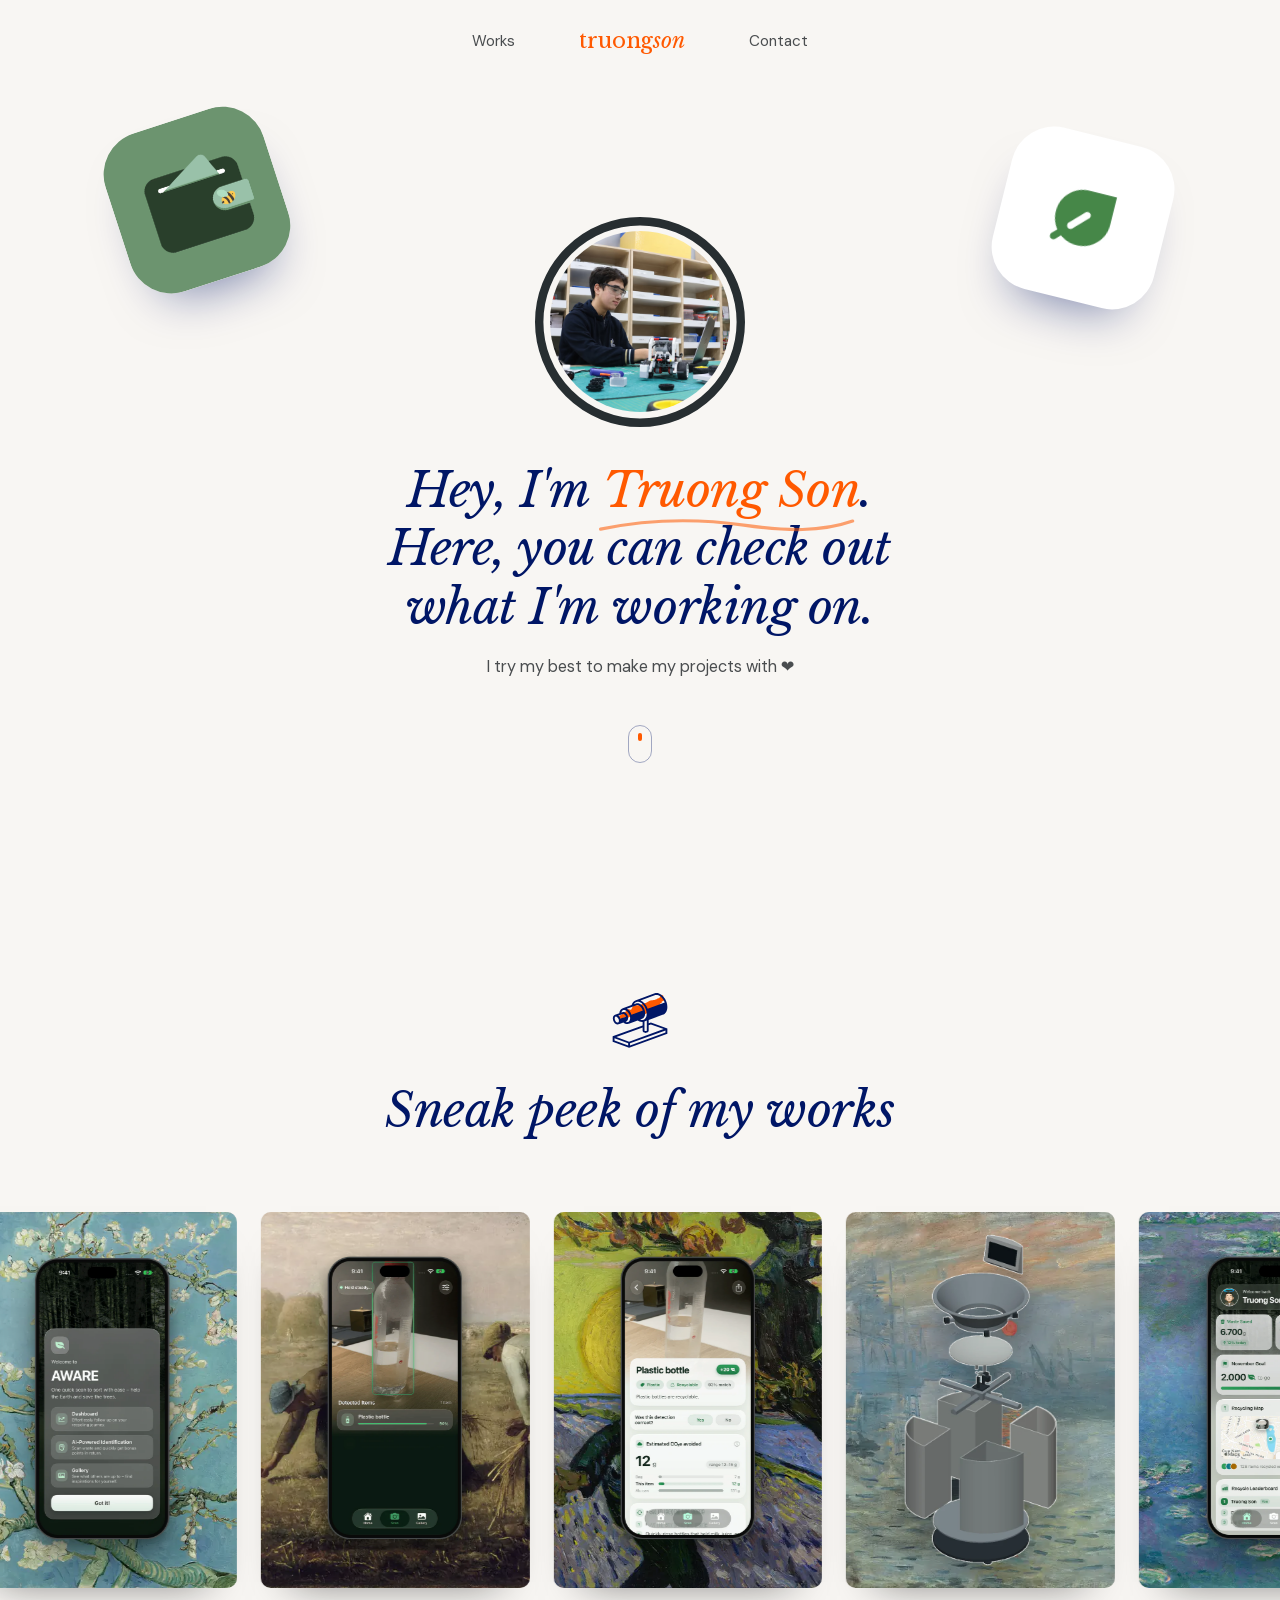
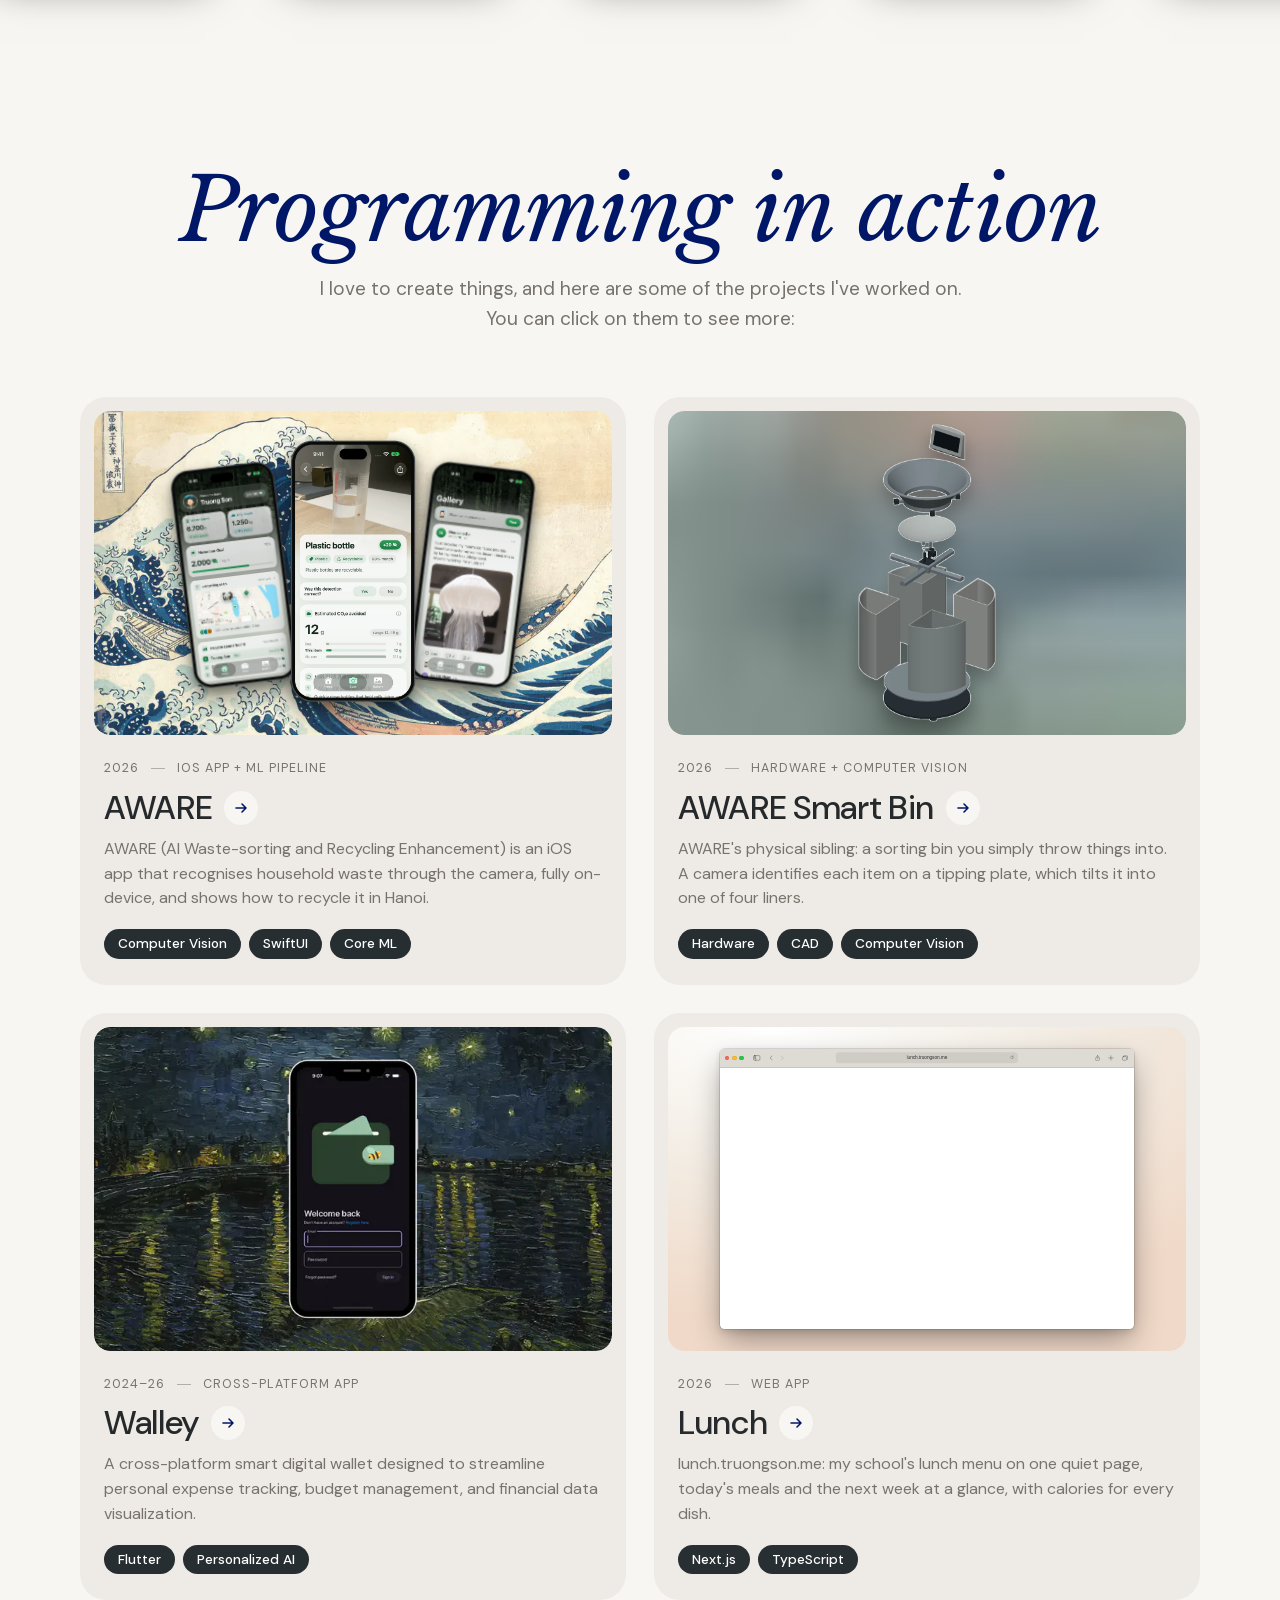
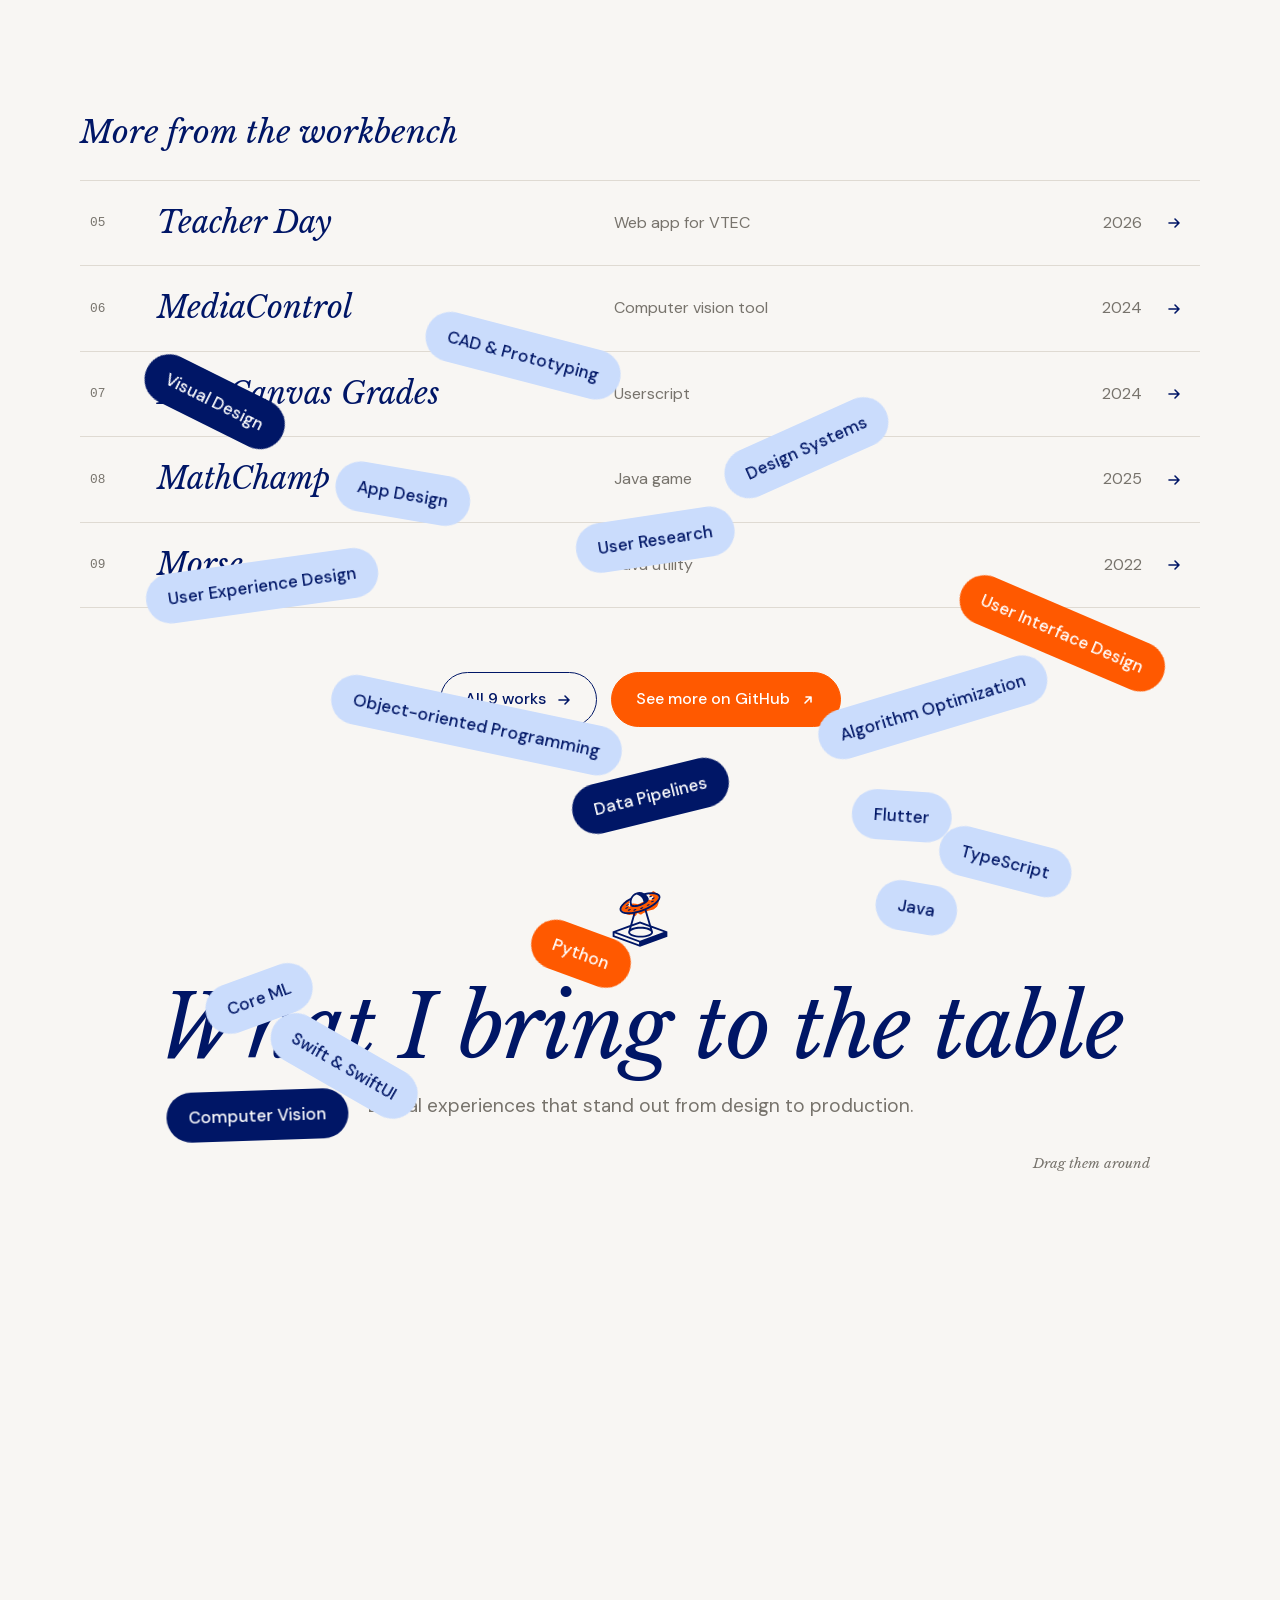
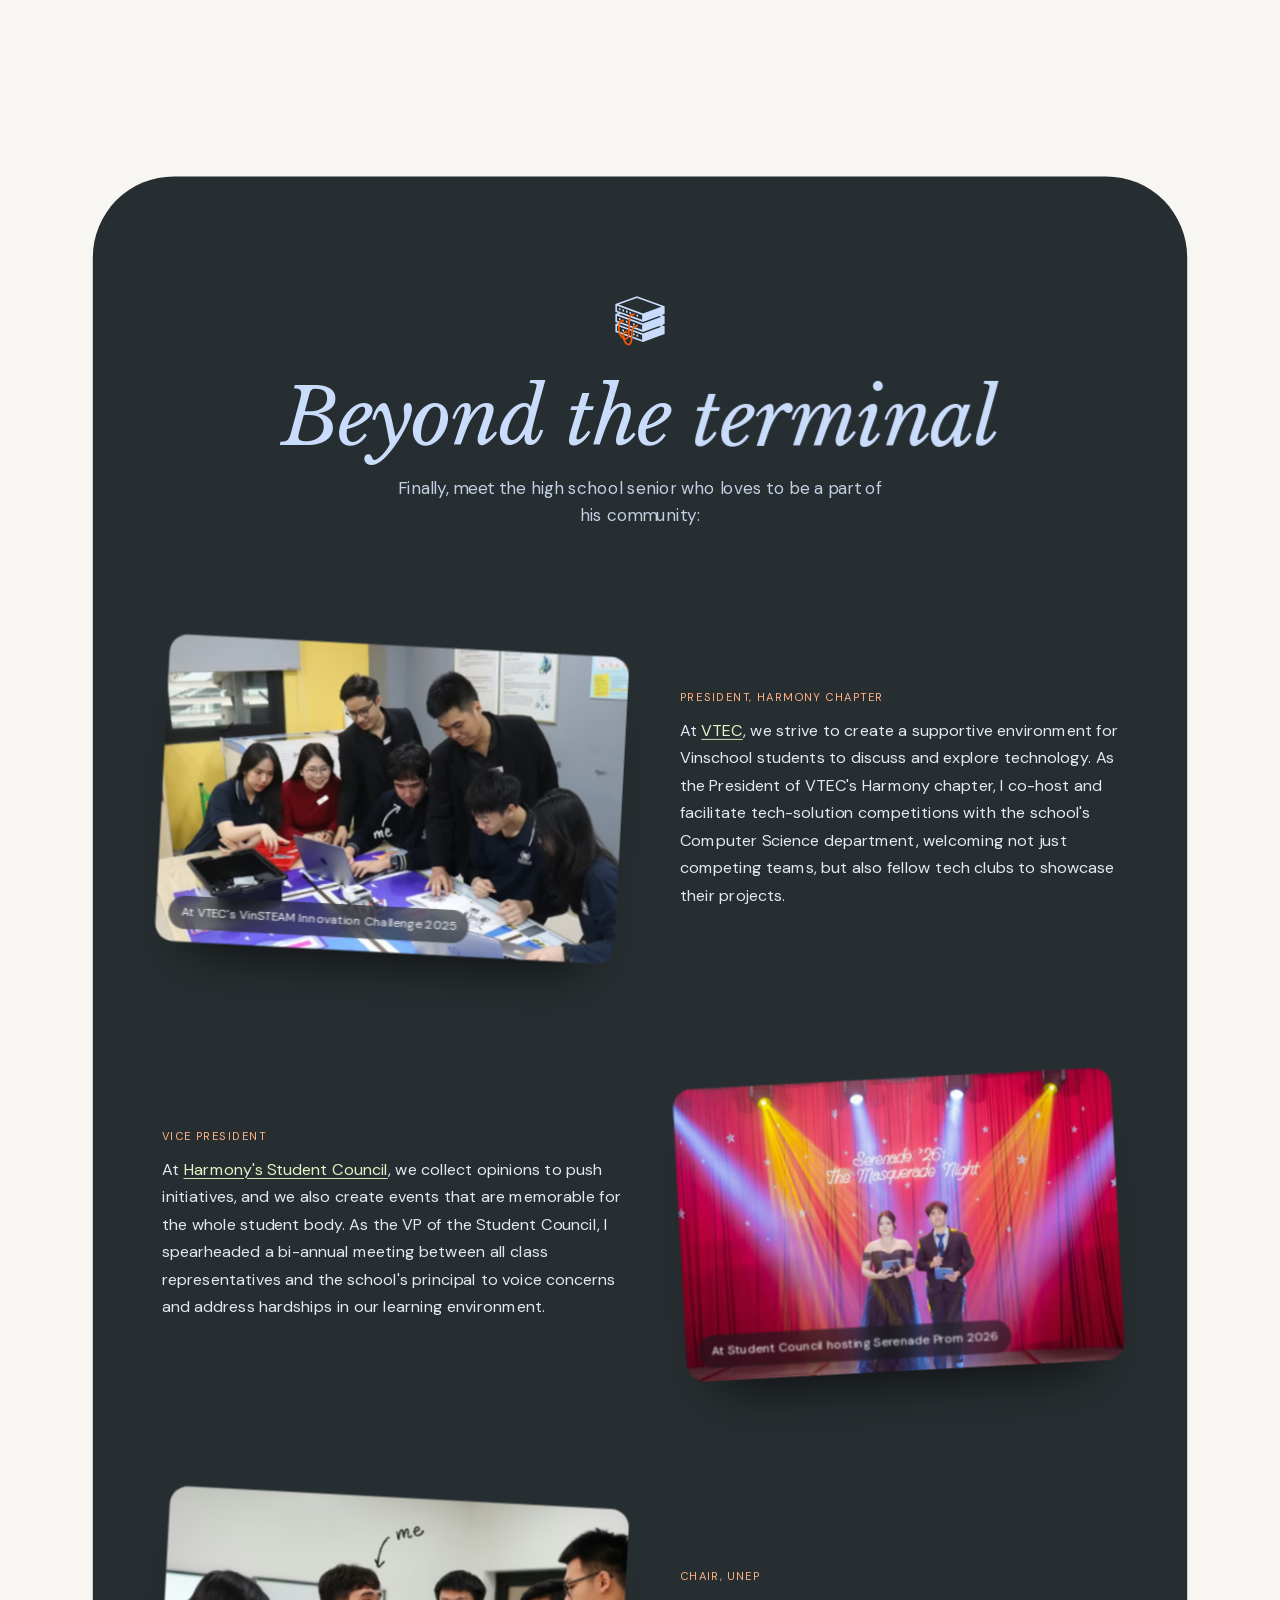
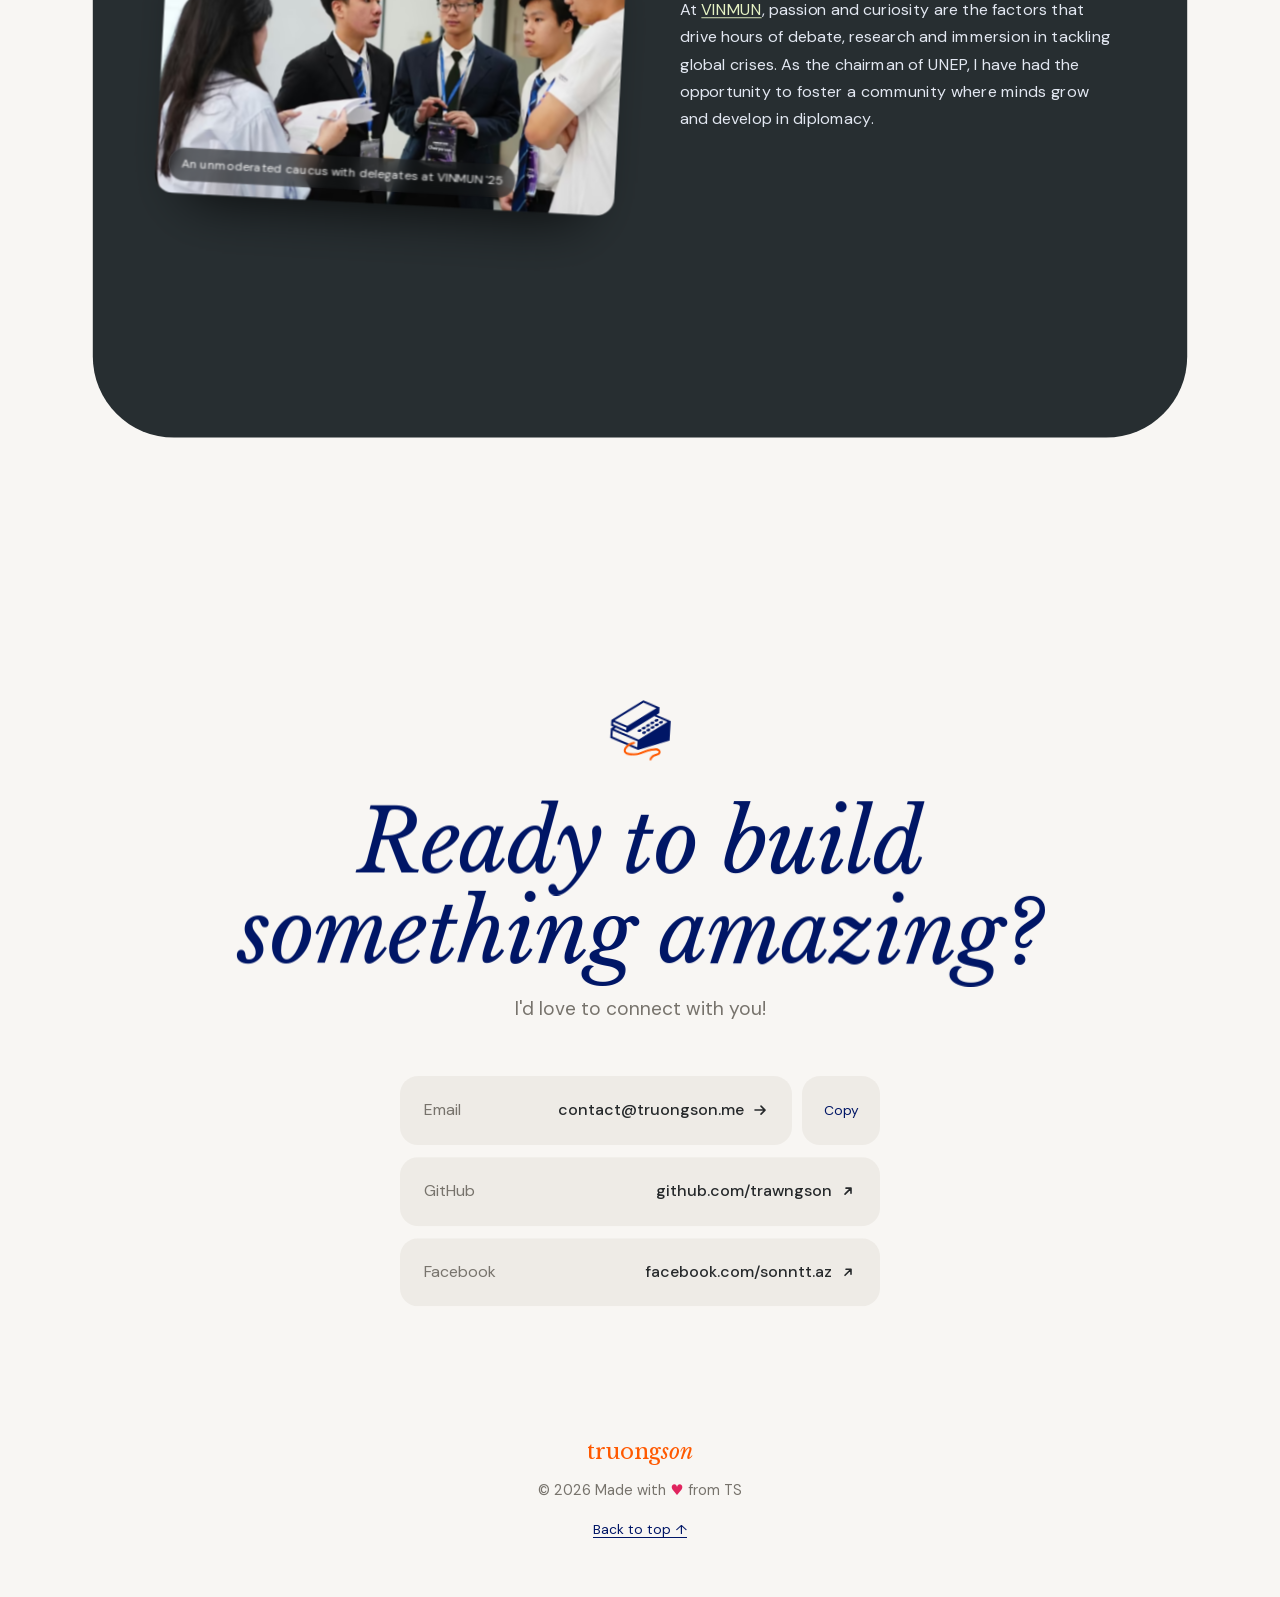
<file: index.html>
<!doctype html>
<html lang="en">
<head>
<meta charset="utf-8">
<meta name="viewport" content="width=device-width, initial-scale=1">
<title>Nguyen Truong Son | Portfolio</title>
<meta name="description" content="Nguyen Truong Son is a high school senior in Hanoi building computer vision apps, research pipelines and small tools. Projects include AWARE, an on-device AI recycling app.">
<link rel="canonical" href="https://truongson.me/">
<meta property="og:type" content="website">
<meta property="og:site_name" content="Nguyen Truong Son">
<meta property="og:title" content="Nguyen Truong Son | Portfolio">
<meta property="og:description" content="Nguyen Truong Son is a high school senior in Hanoi building computer vision apps, research pipelines and small tools. Projects include AWARE, an on-device AI recycling app.">
<meta property="og:url" content="https://truongson.me/">
<meta property="og:image" content="https://truongson.me/assets/img/og-card.jpg">
<meta name="twitter:card" content="summary_large_image">
<meta name="theme-color" content="#f8f6f3">
<link rel="icon" href="/assets/img/favicon.svg" type="image/svg+xml">
<link rel="preload" href="/assets/fonts/libre-baskerville-italic-latin.woff2" as="font" type="font/woff2" crossorigin>
<link rel="stylesheet" href="/assets/css/site.css?v=aea3eb75c5">
<script>
// Hide animated elements only when motion is allowed, and show them again if
// the motion script never starts (blocked CDN, old browser, script error).
(function () {
  var d = document.documentElement
  d.classList.add("js")
  if (window.matchMedia && matchMedia("(prefers-reduced-motion: reduce)").matches) return
  d.classList.add("motion")
  setTimeout(function () { if (!d.classList.contains("motion-ready")) d.classList.remove("motion") }, 3000)
})()
</script>
<script defer src="/assets/vendor/gsap-3.13.0.min.js"></script>
<script defer src="/assets/vendor/scrolltrigger-3.13.0.min.js"></script>
<script defer src="/assets/vendor/splittext-3.13.0.min.js"></script>
<script defer src="/assets/vendor/lenis-1.3.3.min.js"></script>
<script defer src="/assets/vendor/matter-0.20.0.min.js"></script>
<script defer src="/assets/js/main.js?v=cd280c4938"></script>
<script type="application/ld+json">{"@context":"https://schema.org","@type":"Person","name":"Nguyen Truong Son","url":"https://truongson.me","email":"mailto:contact@truongson.me","jobTitle":"High school student and developer","affiliation":{"@type":"EducationalOrganization","name":"Vinschool The Harmony"},"address":{"@type":"PostalAddress","addressLocality":"Hanoi","addressCountry":"VN"},"sameAs":["https://github.com/trawngson","https://facebook.com/sonntt.az"],"knowsAbout":["Computer vision","iOS development","Machine learning","Python","Java"]}</script>
</head>
<body data-page="home">
<a class="skip-link" href="#main">Skip to content</a>
<div class="progress" aria-hidden="true"><span></span></div>
<header class="nav-wrap">
  <nav class="nav" aria-label="Primary">
    <a class="nav-link" href="/works/"><span>Works</span></a>
    <a class="logo" href="/" aria-label="Truong Son, home" aria-current="page">truong<em>son</em></a>
    <a class="nav-link" href="/contact/"><span>Contact</span></a>
  </nav>
</header>
<main id="main">

<section class="hero" aria-labelledby="hero-title">
  <div class="hero-icons">
    <a class="hero-icon hero-icon--walley" href="/works/walley/" aria-label="Walley"><span class="hero-icon-tilt"><span class="hero-icon-face" data-depth="0.5"><img src="/assets/img/icons/walley-app.avif" alt="" width="512" height="512"></span></span></a>
    <a class="hero-icon hero-icon--aware" href="/works/aware/" aria-label="AWARE"><span class="hero-icon-tilt"><span class="hero-icon-face" data-depth="0.9"><img src="/assets/img/icons/aware-app.webp" alt="" width="512" height="512"></span></span></a>
  </div>
  <div class="portrait" data-depth="0.2">
    <svg class="portrait-ring" viewBox="0 0 100 100" aria-hidden="true"><circle cx="50" cy="50" r="48"/></svg>
    <img src="/assets/img/people/portrait.avif" alt="Truong Son working at a robotics table" width="512" height="512" fetchpriority="high">
  </div>
  <h1 id="hero-title" class="hero-title"><span class="w" style="--i: 0">Hey,</span> <span class="w" style="--i: 1">I'm</span> <span class="nowrap"><span class="accent"><span class="w" style="--i: 2">Truong</span> <span class="w" style="--i: 3">Son</span><svg class="scribble" viewBox="0 0 300 20" preserveAspectRatio="none" aria-hidden="true"><path d="M3 14 C 60 4, 120 4, 170 10 S 260 17, 297 6"/></svg></span><span class="w" style="--i: 3">.</span></span> <span class="w" style="--i: 4">Here,</span> <span class="w" style="--i: 5">you</span> <span class="w" style="--i: 6">can</span> <span class="w" style="--i: 7">check</span> <span class="w" style="--i: 8">out</span> <span class="w" style="--i: 9">what</span> <span class="w" style="--i: 10">I'm</span> <span class="w" style="--i: 11">working</span> <span class="w" style="--i: 12">on.</span></h1>
  <p class="hero-sub"><span class="sr-only">I try my best to make my projects with love</span><span aria-hidden="true"><span class="cw"><span class="c" style="--i: 0">I</span></span> <span class="cw"><span class="c" style="--i: 1">t</span><span class="c" style="--i: 2">r</span><span class="c" style="--i: 3">y</span></span> <span class="cw"><span class="c" style="--i: 4">m</span><span class="c" style="--i: 5">y</span></span> <span class="cw"><span class="c" style="--i: 6">b</span><span class="c" style="--i: 7">e</span><span class="c" style="--i: 8">s</span><span class="c" style="--i: 9">t</span></span> <span class="cw"><span class="c" style="--i: 10">t</span><span class="c" style="--i: 11">o</span></span> <span class="cw"><span class="c" style="--i: 12">m</span><span class="c" style="--i: 13">a</span><span class="c" style="--i: 14">k</span><span class="c" style="--i: 15">e</span></span> <span class="cw"><span class="c" style="--i: 16">m</span><span class="c" style="--i: 17">y</span></span> <span class="cw"><span class="c" style="--i: 18">p</span><span class="c" style="--i: 19">r</span><span class="c" style="--i: 20">o</span><span class="c" style="--i: 21">j</span><span class="c" style="--i: 22">e</span><span class="c" style="--i: 23">c</span><span class="c" style="--i: 24">t</span><span class="c" style="--i: 25">s</span></span> <span class="cw"><span class="c" style="--i: 26">w</span><span class="c" style="--i: 27">i</span><span class="c" style="--i: 28">t</span><span class="c" style="--i: 29">h</span></span> <span class="heart">❤️</span></span></p>
  <a class="scroll-cue" href="#sneak-peek" aria-label="Scroll to my work"><span></span></a>
</section>

<section class="peek" id="sneak-peek" aria-labelledby="peek-title">
  <div class="section-head">
    <svg class="section-icon section-icon--telescope" aria-hidden="true" focusable="false" viewBox="0 0 25 25" xmlns="http://www.w3.org/2000/svg"><path d="M 7.293 6.254 C 7.243 6.238 7.2 6.24 7.163 6.257 L 7.163 6.257 C 6.976 6.34 6.907 6.772 6.772 7.072 C 6.692 7.246 6.587 7.377 6.422 7.368 C 6.34 7.364 6.264 7.344 6.194 7.315 C 5.913 7.199 5.707 6.94 5.452 6.94 C 5.377 6.941 5.298 6.963 5.213 7.017 C 5.113 7.081 5.006 7.116 4.898 7.136 C 4.689 7.175 4.477 7.157 4.312 7.176 C 4.178 7.192 4.075 7.232 4.033 7.344 C 3.973 7.508 3.871 7.39 3.752 7.272 C 3.643 7.155 3.542 7.029 3.444 7.165 C 3.44 7.169 3.437 7.174 3.434 7.178 C 3.36 7.283 3.282 7.342 3.191 7.368 C 3.088 7.397 2.97 7.384 2.822 7.346 C 2.776 7.334 2.727 7.319 2.675 7.303 C 2.602 7.28 2.508 7.269 2.402 7.268 C 2.287 7.267 2.157 7.278 2.023 7.299 C 1.903 7.317 1.77 7.347 1.655 7.379 C 1.568 7.403 1.487 7.436 1.418 7.479 C 1.332 7.534 1.267 7.604 1.236 7.688 C 1.232 7.697 1.229 7.706 1.227 7.715 C 1.196 7.822 1.144 7.874 1.079 7.893 C 1.007 7.915 0.919 7.898 0.826 7.872 C 0.721 7.843 0.61 7.804 0.521 7.791 C 0.486 7.786 0.456 7.784 0.432 7.786 C 0.373 7.792 0.309 7.789 0.243 7.794 C 0.215 7.796 0.163 7.786 0.114 7.77 C 0.114 7.77 0.113 7.77 0.113 7.77 C 0.052 7.751 -0.004 7.715 0 7.683 C 0.012 7.595 0.034 7.48 0.065 7.334 C 0.086 7.232 0.112 7.114 0.138 6.976 C 0.145 6.941 0.153 6.909 0.163 6.879 C 0.22 6.695 0.306 6.632 0.399 6.602 C 0.493 6.571 0.599 6.573 0.72 6.524 C 0.796 6.493 0.878 6.442 0.971 6.352 C 0.975 6.349 0.978 6.345 0.982 6.342 C 1.066 6.259 1.147 6.17 1.218 6.085 C 1.292 5.979 1.331 5.88 1.401 5.788 C 1.463 5.702 1.534 5.628 1.634 5.579 C 1.718 5.537 1.823 5.513 1.961 5.513 C 1.974 5.513 1.986 5.513 1.999 5.514 C 2.132 5.518 2.223 5.47 2.295 5.395 C 2.393 5.294 2.455 5.142 2.541 4.995 C 2.612 4.867 2.732 4.731 2.878 4.661 C 3.005 4.596 3.197 4.585 3.46 4.694 C 3.491 4.707 3.522 4.719 3.551 4.729 C 3.858 4.833 4.025 4.763 4.145 4.608 C 4.294 4.416 4.37 4.095 4.531 3.828 C 4.614 3.691 4.72 3.569 4.868 3.486 C 4.913 3.461 4.959 3.439 5.007 3.42 C 5.177 3.353 5.363 3.324 5.552 3.312 C 5.746 3.3 5.925 3.312 6.118 3.317 L 6.118 3.317 C 6.407 3.319 6.674 3.33 6.876 3.299 C 6.957 3.286 7.028 3.267 7.085 3.238 C 7.219 3.17 7.365 3.087 7.522 3.003 C 7.717 2.9 7.928 2.795 8.157 2.713 C 8.325 2.653 8.503 2.606 8.693 2.58 C 8.74 2.574 8.787 2.564 8.833 2.552 C 9.043 2.495 9.244 2.382 9.443 2.258 C 9.636 2.137 9.807 2.016 10.012 1.91 L 10.012 1.91 C 10.113 1.858 10.207 1.817 10.306 1.785 C 10.402 1.754 10.499 1.735 10.599 1.728 C 10.603 1.728 10.608 1.728 10.613 1.727 C 10.714 1.721 10.818 1.713 10.923 1.702 C 11.022 1.692 11.122 1.681 11.221 1.666 C 11.318 1.653 11.415 1.636 11.509 1.618 C 11.611 1.594 11.688 1.587 11.791 1.552 L 11.791 1.552 C 11.848 1.538 11.885 1.541 11.944 1.518 C 12.002 1.499 12.063 1.474 12.124 1.445 C 12.191 1.414 12.259 1.38 12.325 1.346 C 12.403 1.307 12.478 1.268 12.549 1.234 C 12.571 1.223 12.593 1.213 12.615 1.203 C 12.679 1.174 12.739 1.147 12.796 1.122 C 12.889 1.083 12.983 1.039 13.054 1.011 C 13.11 0.982 13.171 0.954 13.209 0.94 C 13.254 0.923 13.29 0.908 13.323 0.893 C 13.354 0.879 13.382 0.863 13.405 0.846 C 13.426 0.831 13.444 0.814 13.455 0.797 C 13.465 0.782 13.47 0.766 13.467 0.756 C 13.469 0.739 13.442 0.759 13.438 0.747 C 13.443 0.723 13.45 0.695 13.457 0.666 C 13.467 0.621 13.482 0.579 13.501 0.536 C 13.529 0.473 13.566 0.412 13.614 0.354 C 13.658 0.299 13.712 0.247 13.775 0.2 C 13.836 0.154 13.906 0.112 13.986 0.078 C 14.067 0.043 14.158 0.016 14.26 0.005 C 14.309 -0.001 14.359 -0.002 14.411 0.004 C 14.74 0.074 14.527 0.368 14.639 0.455 C 14.641 0.467 14.641 0.479 14.641 0.491 C 14.638 0.54 14.62 0.584 14.603 0.627 C 14.582 0.678 14.562 0.729 14.567 0.791 C 14.571 0.84 14.592 0.896 14.644 0.965 C 14.681 1.015 14.716 1.061 14.749 1.104 C 14.854 1.239 14.935 1.341 14.978 1.418 C 15.019 1.495 15.03 1.537 14.989 1.57 C 14.945 1.645 14.797 1.821 14.702 1.872 C 14.622 1.926 14.538 1.963 14.456 1.985 C 14.443 1.989 14.431 1.992 14.419 1.995 C 14.329 2.018 14.265 2.037 14.218 2.06 C 14.163 2.086 14.13 2.117 14.112 2.152 C 14.091 2.193 14.09 2.239 14.107 2.281 C 14.116 2.336 14.193 2.352 14.242 2.376 C 14.27 2.476 14.334 2.514 14.284 2.521 C 14.276 2.521 14.267 2.52 14.257 2.518 C 14.195 2.506 14.102 2.459 13.996 2.475 C 13.942 2.483 13.884 2.51 13.82 2.575 C 13.778 2.617 13.735 2.674 13.684 2.756 C 13.645 2.818 13.602 2.894 13.547 2.989 C 13.51 3.056 13.457 3.142 13.398 3.233 C 13.392 3.245 13.385 3.255 13.379 3.265 L 13.379 3.265 C 13.307 3.396 13.2 3.541 13.121 3.652 C 13.022 3.785 12.926 3.901 12.834 4.005 C 12.726 4.127 12.624 4.232 12.53 4.323 C 12.414 4.435 12.31 4.527 12.217 4.606 C 12.1 4.706 12 4.786 11.914 4.858 C 11.912 4.86 11.91 4.862 11.907 4.863 C 11.826 4.928 11.703 4.977 11.568 5.015 L 11.568 5.015 C 11.349 5.077 11.05 5.135 10.788 5.212 C 10.599 5.269 10.418 5.342 10.269 5.452 C 10.218 5.489 10.16 5.527 10.096 5.564 C 9.901 5.677 9.654 5.787 9.403 5.893 C 9.162 5.996 8.918 6.096 8.711 6.199 C 8.523 6.292 8.366 6.388 8.267 6.491 C 8.196 6.565 8.132 6.606 8.072 6.623 C 7.828 6.691 7.648 6.366 7.293 6.254 Z" fill="var(--orange)" height="7.903207139372943px" id="RJyltUSSE" transform="translate(5.537 1.701)" width="15.01503377476311px"/><path d="M 11.853 9.931 L 11.853 8.829 L 16.422 7.168 C 17.396 6.878 18 5.877 18 4.552 C 18 4.017 17.904 3.471 17.714 2.929 C 17.249 1.6 16.303 0.535 15.246 0.15 C 14.774 -0.021 14.299 -0.046 13.871 0.077 L 13.861 0.08 L 7.671 2.331 L 7.671 2.331 C 6.964 2.545 6.454 3.135 6.229 3.952 L 3.344 5 L 3.344 5 C 2.695 5.2 2.27 5.822 2.198 6.658 L 0.796 7.167 L 0.796 7.167 C 0.341 7.311 0.058 7.768 0.058 8.366 C 0.058 9.187 0.586 10.021 1.261 10.267 C 1.389 10.313 1.519 10.337 1.645 10.337 C 1.738 10.337 1.828 10.325 1.918 10.299 C 1.946 10.291 1.975 10.28 2.007 10.267 L 3.522 9.716 C 3.725 9.874 3.944 10 4.173 10.083 C 4.377 10.157 4.58 10.195 4.778 10.195 C 4.921 10.195 5.061 10.175 5.191 10.137 C 5.239 10.123 5.289 10.105 5.342 10.083 L 8.232 9.032 C 8.433 9.162 8.642 9.268 8.855 9.346 C 9.131 9.446 9.406 9.496 9.674 9.496 C 9.673 9.496 9.674 9.496 9.674 9.496 C 9.736 9.496 9.797 9.492 9.858 9.487 L 9.858 10.656 L 0 14.24 L 0 16.022 L 5.411 18 L 18 13.423 L 18 11.641 L 12.585 9.665 Z M 14.051 0.663 C 14.355 0.577 14.687 0.599 15.037 0.726 C 15.912 1.044 16.735 1.988 17.135 3.131 C 17.136 3.132 17.136 3.133 17.136 3.135 L 11.531 5.173 C 11.081 3.888 10.182 2.852 9.168 2.438 Z M 1.784 9.697 C 1.768 9.703 1.754 9.708 1.746 9.711 C 1.714 9.72 1.681 9.724 1.646 9.724 C 1.591 9.724 1.531 9.713 1.47 9.691 C 1.038 9.533 0.672 8.927 0.672 8.366 C 0.672 8.047 0.796 7.804 0.986 7.749 C 1.017 7.74 1.05 7.736 1.085 7.736 C 1.14 7.736 1.199 7.747 1.261 7.769 C 1.56 7.878 1.85 8.225 1.983 8.634 C 2.033 8.788 2.059 8.942 2.059 9.094 C 2.059 9.392 1.953 9.624 1.784 9.697 Z M 3.12 8.23 L 2.562 8.433 C 2.425 8.019 2.179 7.662 1.878 7.425 L 3.418 6.866 C 3.497 6.845 3.587 6.853 3.684 6.888 C 3.983 6.997 4.273 7.344 4.406 7.752 C 4.407 7.755 4.407 7.758 4.408 7.762 Z M 5.115 9.514 C 5.081 9.528 5.051 9.54 5.023 9.548 C 4.946 9.57 4.863 9.582 4.779 9.582 C 4.653 9.582 4.519 9.556 4.383 9.507 C 4.339 9.491 4.295 9.472 4.251 9.451 L 4.35 9.415 C 4.81 9.275 5.096 8.815 5.096 8.213 C 5.096 7.998 5.06 7.779 4.989 7.562 C 4.796 6.967 4.376 6.488 3.893 6.312 C 3.671 6.232 3.445 6.22 3.239 6.279 L 2.855 6.419 C 2.958 5.987 3.199 5.68 3.535 5.582 C 3.612 5.559 3.694 5.548 3.778 5.548 C 3.904 5.548 4.037 5.573 4.173 5.623 C 4.782 5.844 5.345 6.508 5.608 7.314 C 5.707 7.617 5.758 7.92 5.758 8.214 C 5.758 8.855 5.517 9.341 5.115 9.514 Z M 6.188 7.115 C 5.902 6.244 5.332 5.527 4.663 5.173 L 7.871 4.007 C 8.063 3.953 8.276 3.968 8.501 4.049 C 9.11 4.271 9.673 4.936 9.936 5.741 C 9.937 5.745 9.938 5.748 9.939 5.751 Z M 9.066 8.77 C 9.048 8.763 9.03 8.755 9.013 8.749 L 9.531 8.56 C 10.251 8.344 10.698 7.61 10.698 6.641 C 10.698 6.283 10.638 5.916 10.519 5.552 C 10.195 4.559 9.502 3.763 8.711 3.474 C 8.361 3.347 8.009 3.329 7.691 3.421 L 6.991 3.675 C 7.19 3.291 7.488 3.022 7.862 2.913 C 7.984 2.877 8.113 2.859 8.246 2.859 C 8.442 2.859 8.647 2.898 8.856 2.974 C 9.731 3.292 10.554 4.236 10.953 5.378 C 11.12 5.855 11.205 6.333 11.205 6.799 C 11.205 7.767 10.832 8.506 10.206 8.777 C 10.156 8.799 10.107 8.817 10.061 8.83 C 9.758 8.918 9.416 8.897 9.066 8.77 Z M 11.24 9.052 L 11.24 12.402 C 11.194 12.436 11.063 12.494 10.856 12.494 C 10.649 12.494 10.519 12.436 10.472 12.402 L 10.472 9.331 Z M 5.105 17.236 L 0.613 15.594 L 0.613 14.893 L 5.105 16.535 Z M 17.386 12.994 L 5.718 17.236 L 5.718 16.535 L 17.386 12.293 Z M 5.412 15.994 L 1.201 14.455 L 9.859 11.308 L 9.859 12.445 C 9.859 12.828 10.279 13.107 10.856 13.107 C 11.434 13.107 11.853 12.828 11.853 12.445 L 11.853 10.583 L 12.584 10.318 L 16.798 11.855 Z" fill="var(--navy)" height="17.999778897593774px" id="w9rNu6_j2" transform="translate(3.502 1)" width="18px"/></svg>
    <h2 id="peek-title" class="section-title" data-split>Sneak peek of my works</h2>
  </div>
  <div class="marquee" data-marquee>
    <div class="marquee-track">
      <ul class="marquee-list">
    <li class="peek-card">
      <a class="peek-link" href="/works/aware/" data-cursor="Open">
        <img class="peek-art has-preview" src="/assets/img/art/almond-portrait-600.webp" srcset="/assets/img/art/almond-portrait-400.webp 400w, /assets/img/art/almond-portrait-600.webp 600w" sizes="(max-width: 933px) 196px, (max-width: 1333px) 21vw, 280px" alt="" width="600" height="840" loading="lazy" decoding="async" style="background-image: url([data-uri])">
        <img class="peek-fg" src="/assets/img/aware/onboarding.webp" alt="AWARE onboarding screen" loading="lazy" decoding="async">
        <span class="placard"><span class="placard-project">AWARE</span><span class="placard-screen">Onboarding</span></span>
      </a>
    </li>
    <li class="peek-card">
      <a class="peek-link" href="/works/aware/" data-cursor="Open">
        <img class="peek-art has-preview" src="/assets/img/art/gleaners-portrait-600.webp" srcset="/assets/img/art/gleaners-portrait-400.webp 400w, /assets/img/art/gleaners-portrait-600.webp 600w" sizes="(max-width: 933px) 196px, (max-width: 1333px) 21vw, 280px" alt="" width="600" height="840" loading="lazy" decoding="async" style="background-image: url([data-uri])">
        <img class="peek-fg" src="/assets/img/aware/scan-live.webp" alt="AWARE outlining a plastic bottle live through the camera" loading="lazy" decoding="async">
        <span class="placard"><span class="placard-project">AWARE</span><span class="placard-screen">Live detection</span></span>
      </a>
    </li>
    <li class="peek-card">
      <a class="peek-link" href="/works/aware/" data-cursor="Open">
        <img class="peek-art has-preview" src="/assets/img/art/sower-portrait-600.webp" srcset="/assets/img/art/sower-portrait-400.webp 400w, /assets/img/art/sower-portrait-600.webp 600w" sizes="(max-width: 933px) 196px, (max-width: 1333px) 21vw, 280px" alt="" width="600" height="840" loading="lazy" decoding="async" style="background-image: url([data-uri])">
        <img class="peek-fg" src="/assets/img/aware/scan-results.webp" alt="AWARE scan result for a plastic bottle with the CO2e it saves" loading="lazy" decoding="async">
        <span class="placard"><span class="placard-project">AWARE</span><span class="placard-screen">Scan result</span></span>
      </a>
    </li>
    <li class="peek-card">
      <a class="peek-link" href="/works/aware-bin/" data-cursor="Open">
        <img class="peek-art has-preview" src="/assets/img/art/sunrise-portrait-600.webp" srcset="/assets/img/art/sunrise-portrait-400.webp 400w, /assets/img/art/sunrise-portrait-600.webp 600w" sizes="(max-width: 933px) 196px, (max-width: 1333px) 21vw, 280px" alt="" width="600" height="840" loading="lazy" decoding="async" style="background-image: url([data-uri])">
        <img class="peek-fg peek-fg--object" src="/assets/img/bin/exploded.webp" alt="Exploded CAD render of the AWARE smart sorting bin" loading="lazy" decoding="async">
        <span class="placard"><span class="placard-project">AWARE Smart Bin</span><span class="placard-screen">Exploded CAD</span></span>
      </a>
    </li>
    <li class="peek-card">
      <a class="peek-link" href="/works/aware/" data-cursor="Open">
        <img class="peek-art has-preview" src="/assets/img/art/waterlilies-portrait-600.webp" srcset="/assets/img/art/waterlilies-portrait-400.webp 400w, /assets/img/art/waterlilies-portrait-600.webp 600w" sizes="(max-width: 933px) 196px, (max-width: 1333px) 21vw, 280px" alt="" width="600" height="840" loading="lazy" decoding="async" style="background-image: url([data-uri])">
        <img class="peek-fg" src="/assets/img/aware/home.webp" alt="AWARE home dashboard with waste and CO2 saved" loading="lazy" decoding="async">
        <span class="placard"><span class="placard-project">AWARE</span><span class="placard-screen">Home</span></span>
      </a>
    </li>
    <li class="peek-card">
      <a class="peek-link" href="/works/walley/" data-cursor="Open">
        <img class="peek-baked has-preview" src="/assets/img/walley/rhone-login-600.webp" srcset="/assets/img/walley/rhone-login-400.webp 400w, /assets/img/walley/rhone-login-600.webp 600w" sizes="(max-width: 933px) 196px, (max-width: 1333px) 21vw, 280px" alt="Walley sign-in screen over Starry Night Over the Rhône" width="600" height="840" loading="lazy" decoding="async" style="background-image: url([data-uri])">
        <span class="placard"><span class="placard-project">Walley</span><span class="placard-screen">Sign in</span></span>
      </a>
    </li>
    <li class="peek-card">
      <a class="peek-link" href="/works/aware/" data-cursor="Open">
        <img class="peek-art has-preview" src="/assets/img/art/greatwave-portrait-600.webp" srcset="/assets/img/art/greatwave-portrait-400.webp 400w, /assets/img/art/greatwave-portrait-600.webp 600w" sizes="(max-width: 933px) 196px, (max-width: 1333px) 21vw, 280px" alt="" width="600" height="840" loading="lazy" decoding="async" style="background-image: url([data-uri])">
        <img class="peek-fg" src="/assets/img/aware/waste-saved.webp" alt="AWARE waste-saved insights chart" loading="lazy" decoding="async">
        <span class="placard"><span class="placard-project">AWARE</span><span class="placard-screen">Waste saved</span></span>
      </a>
    </li>
    <li class="peek-card">
      <a class="peek-link" href="/works/aware/" data-cursor="Open">
        <img class="peek-art has-preview" src="/assets/img/art/grandejatte-portrait-600.webp" srcset="/assets/img/art/grandejatte-portrait-400.webp 400w, /assets/img/art/grandejatte-portrait-600.webp 600w" sizes="(max-width: 933px) 196px, (max-width: 1333px) 21vw, 280px" alt="" width="600" height="840" loading="lazy" decoding="async" style="background-image: url([data-uri])">
        <img class="peek-fg" src="/assets/img/aware/gallery.webp" alt="AWARE community gallery of upcycling ideas" loading="lazy" decoding="async">
        <span class="placard"><span class="placard-project">AWARE</span><span class="placard-screen">Gallery</span></span>
      </a>
    </li>
    <li class="peek-card">
      <a class="peek-link" href="/works/walley/" data-cursor="Open">
        <img class="peek-baked has-preview" src="/assets/img/walley/harvest-log-600.webp" srcset="/assets/img/walley/harvest-log-400.webp 400w, /assets/img/walley/harvest-log-600.webp 600w" sizes="(max-width: 933px) 196px, (max-width: 1333px) 21vw, 280px" alt="Walley expense log over a Van Gogh wheat field" width="600" height="840" loading="lazy" decoding="async" style="background-image: url([data-uri])">
        <span class="placard"><span class="placard-project">Walley</span><span class="placard-screen">Expense log</span></span>
      </a>
    </li>
    <li class="peek-card">
      <a class="peek-link" href="/works/aware/" data-cursor="Open">
        <img class="peek-art has-preview" src="/assets/img/art/harvesters-portrait-600.webp" srcset="/assets/img/art/harvesters-portrait-400.webp 400w, /assets/img/art/harvesters-portrait-600.webp 600w" sizes="(max-width: 933px) 196px, (max-width: 1333px) 21vw, 280px" alt="" width="600" height="840" loading="lazy" decoding="async" style="background-image: url([data-uri])">
        <img class="peek-fg" src="/assets/img/aware/leaderboard.webp" alt="AWARE recycling leaderboard" loading="lazy" decoding="async">
        <span class="placard"><span class="placard-project">AWARE</span><span class="placard-screen">Leaderboard</span></span>
      </a>
    </li>
  </ul>
      <ul class="marquee-list" aria-hidden="true">
    <li class="peek-card">
      <a class="peek-link" href="/works/aware/" tabindex="-1" data-cursor="Open">
        <img class="peek-art has-preview" src="/assets/img/art/almond-portrait-600.webp" srcset="/assets/img/art/almond-portrait-400.webp 400w, /assets/img/art/almond-portrait-600.webp 600w" sizes="(max-width: 933px) 196px, (max-width: 1333px) 21vw, 280px" alt="" width="600" height="840" loading="lazy" decoding="async" style="background-image: url([data-uri])">
        <img class="peek-fg" src="/assets/img/aware/onboarding.webp" alt="" loading="lazy" decoding="async">
        <span class="placard"><span class="placard-project">AWARE</span><span class="placard-screen">Onboarding</span></span>
      </a>
    </li>
    <li class="peek-card">
      <a class="peek-link" href="/works/aware/" tabindex="-1" data-cursor="Open">
        <img class="peek-art has-preview" src="/assets/img/art/gleaners-portrait-600.webp" srcset="/assets/img/art/gleaners-portrait-400.webp 400w, /assets/img/art/gleaners-portrait-600.webp 600w" sizes="(max-width: 933px) 196px, (max-width: 1333px) 21vw, 280px" alt="" width="600" height="840" loading="lazy" decoding="async" style="background-image: url([data-uri])">
        <img class="peek-fg" src="/assets/img/aware/scan-live.webp" alt="" loading="lazy" decoding="async">
        <span class="placard"><span class="placard-project">AWARE</span><span class="placard-screen">Live detection</span></span>
      </a>
    </li>
    <li class="peek-card">
      <a class="peek-link" href="/works/aware/" tabindex="-1" data-cursor="Open">
        <img class="peek-art has-preview" src="/assets/img/art/sower-portrait-600.webp" srcset="/assets/img/art/sower-portrait-400.webp 400w, /assets/img/art/sower-portrait-600.webp 600w" sizes="(max-width: 933px) 196px, (max-width: 1333px) 21vw, 280px" alt="" width="600" height="840" loading="lazy" decoding="async" style="background-image: url([data-uri])">
        <img class="peek-fg" src="/assets/img/aware/scan-results.webp" alt="" loading="lazy" decoding="async">
        <span class="placard"><span class="placard-project">AWARE</span><span class="placard-screen">Scan result</span></span>
      </a>
    </li>
    <li class="peek-card">
      <a class="peek-link" href="/works/aware-bin/" tabindex="-1" data-cursor="Open">
        <img class="peek-art has-preview" src="/assets/img/art/sunrise-portrait-600.webp" srcset="/assets/img/art/sunrise-portrait-400.webp 400w, /assets/img/art/sunrise-portrait-600.webp 600w" sizes="(max-width: 933px) 196px, (max-width: 1333px) 21vw, 280px" alt="" width="600" height="840" loading="lazy" decoding="async" style="background-image: url([data-uri])">
        <img class="peek-fg peek-fg--object" src="/assets/img/bin/exploded.webp" alt="" loading="lazy" decoding="async">
        <span class="placard"><span class="placard-project">AWARE Smart Bin</span><span class="placard-screen">Exploded CAD</span></span>
      </a>
    </li>
    <li class="peek-card">
      <a class="peek-link" href="/works/aware/" tabindex="-1" data-cursor="Open">
        <img class="peek-art has-preview" src="/assets/img/art/waterlilies-portrait-600.webp" srcset="/assets/img/art/waterlilies-portrait-400.webp 400w, /assets/img/art/waterlilies-portrait-600.webp 600w" sizes="(max-width: 933px) 196px, (max-width: 1333px) 21vw, 280px" alt="" width="600" height="840" loading="lazy" decoding="async" style="background-image: url([data-uri])">
        <img class="peek-fg" src="/assets/img/aware/home.webp" alt="" loading="lazy" decoding="async">
        <span class="placard"><span class="placard-project">AWARE</span><span class="placard-screen">Home</span></span>
      </a>
    </li>
    <li class="peek-card">
      <a class="peek-link" href="/works/walley/" tabindex="-1" data-cursor="Open">
        <img class="peek-baked has-preview" src="/assets/img/walley/rhone-login-600.webp" srcset="/assets/img/walley/rhone-login-400.webp 400w, /assets/img/walley/rhone-login-600.webp 600w" sizes="(max-width: 933px) 196px, (max-width: 1333px) 21vw, 280px" alt="" width="600" height="840" loading="lazy" decoding="async" style="background-image: url([data-uri])">
        <span class="placard"><span class="placard-project">Walley</span><span class="placard-screen">Sign in</span></span>
      </a>
    </li>
    <li class="peek-card">
      <a class="peek-link" href="/works/aware/" tabindex="-1" data-cursor="Open">
        <img class="peek-art has-preview" src="/assets/img/art/greatwave-portrait-600.webp" srcset="/assets/img/art/greatwave-portrait-400.webp 400w, /assets/img/art/greatwave-portrait-600.webp 600w" sizes="(max-width: 933px) 196px, (max-width: 1333px) 21vw, 280px" alt="" width="600" height="840" loading="lazy" decoding="async" style="background-image: url([data-uri])">
        <img class="peek-fg" src="/assets/img/aware/waste-saved.webp" alt="" loading="lazy" decoding="async">
        <span class="placard"><span class="placard-project">AWARE</span><span class="placard-screen">Waste saved</span></span>
      </a>
    </li>
    <li class="peek-card">
      <a class="peek-link" href="/works/aware/" tabindex="-1" data-cursor="Open">
        <img class="peek-art has-preview" src="/assets/img/art/grandejatte-portrait-600.webp" srcset="/assets/img/art/grandejatte-portrait-400.webp 400w, /assets/img/art/grandejatte-portrait-600.webp 600w" sizes="(max-width: 933px) 196px, (max-width: 1333px) 21vw, 280px" alt="" width="600" height="840" loading="lazy" decoding="async" style="background-image: url([data-uri])">
        <img class="peek-fg" src="/assets/img/aware/gallery.webp" alt="" loading="lazy" decoding="async">
        <span class="placard"><span class="placard-project">AWARE</span><span class="placard-screen">Gallery</span></span>
      </a>
    </li>
    <li class="peek-card">
      <a class="peek-link" href="/works/walley/" tabindex="-1" data-cursor="Open">
        <img class="peek-baked has-preview" src="/assets/img/walley/harvest-log-600.webp" srcset="/assets/img/walley/harvest-log-400.webp 400w, /assets/img/walley/harvest-log-600.webp 600w" sizes="(max-width: 933px) 196px, (max-width: 1333px) 21vw, 280px" alt="" width="600" height="840" loading="lazy" decoding="async" style="background-image: url([data-uri])">
        <span class="placard"><span class="placard-project">Walley</span><span class="placard-screen">Expense log</span></span>
      </a>
    </li>
    <li class="peek-card">
      <a class="peek-link" href="/works/aware/" tabindex="-1" data-cursor="Open">
        <img class="peek-art has-preview" src="/assets/img/art/harvesters-portrait-600.webp" srcset="/assets/img/art/harvesters-portrait-400.webp 400w, /assets/img/art/harvesters-portrait-600.webp 600w" sizes="(max-width: 933px) 196px, (max-width: 1333px) 21vw, 280px" alt="" width="600" height="840" loading="lazy" decoding="async" style="background-image: url([data-uri])">
        <img class="peek-fg" src="/assets/img/aware/leaderboard.webp" alt="" loading="lazy" decoding="async">
        <span class="placard"><span class="placard-project">AWARE</span><span class="placard-screen">Leaderboard</span></span>
      </a>
    </li>
  </ul>
    </div>
  </div>
</section>

<section class="work" id="work" aria-labelledby="work-title">
  <div class="section-head">
    <h2 id="work-title" class="section-title section-title--xl" data-split>Programming in action</h2>
    <p class="section-lede" data-reveal>I love to create things, and here are some of the projects I've worked on. You can click on them to see more:</p>
  </div>
  <div class="card-grid card-grid--featured">
    <article class="card" data-categories="Apps|AI &amp; Vision" data-reveal-card>
  <a class="card-link" href="/works/aware/" data-cursor="View">
    <div class="card-cover"><div class="cover cover--phones" role="img" aria-label="Three AWARE screens over Hokusai's The Great Wave off Kanagawa" style="view-transition-name: cover-aware">
  <img class="cover-art has-preview" src="/assets/img/art/greatwave-wide-1200.webp" srcset="/assets/img/art/greatwave-wide-800.webp 800w, /assets/img/art/greatwave-wide-1200.webp 1200w, /assets/img/art/greatwave-wide-1600.webp 1600w, /assets/img/art/greatwave-wide-2400.webp 2400w" sizes="(max-width: 720px) 100vw, (max-width: 1200px) 46vw, 560px" alt="" width="2400" height="1500" loading="lazy" decoding="async" style="background-image: url([data-uri])" data-depth="0.15">
  <div class="cover-phones">
    <div class="cover-phone cover-phone--1"><img src="/assets/img/aware/home.webp" alt="" width="502" height="966" loading="lazy" decoding="async" data-depth="0.5"></div>
    <div class="cover-phone cover-phone--2"><img src="/assets/img/aware/scan-results.webp" alt="" width="502" height="966" loading="lazy" decoding="async" data-depth="0.8"></div>
    <div class="cover-phone cover-phone--3"><img src="/assets/img/aware/gallery.webp" alt="" width="502" height="966" loading="lazy" decoding="async" data-depth="0.5"></div>
  </div>
</div></div>
    <div class="card-body">
      <p class="card-kicker"><span>2026</span><span>iOS app + ML pipeline</span></p>
      <h3 class="card-title">AWARE <span class="card-arrow"><svg class="arrow" viewBox="0 0 16 16" aria-hidden="true"><path d="M3 8h10M9 4l4 4-4 4" fill="none" stroke="currentColor" stroke-width="1.6" stroke-linecap="round" stroke-linejoin="round"/></svg></span></h3>
      <p class="card-text">AWARE (AI Waste-sorting and Recycling Enhancement) is an iOS app that recognises household waste through the camera, fully on-device, and shows how to recycle it in Hanoi.</p>
      <ul class="tags"><li>Computer Vision</li><li>SwiftUI</li><li>Core ML</li></ul>
    </div>
  </a>
</article>
    <article class="card" data-categories="Hardware|AI &amp; Vision" data-reveal-card>
  <a class="card-link" href="/works/aware-bin/" data-cursor="View">
    <div class="card-cover"><div class="cover cover--object" role="img" aria-label="Exploded CAD render of the smart bin over Monet's Impression, Sunrise" style="view-transition-name: cover-aware-bin">
  <img class="cover-art has-preview" src="/assets/img/art/sunrise-wide-1200.webp" srcset="/assets/img/art/sunrise-wide-800.webp 800w, /assets/img/art/sunrise-wide-1200.webp 1200w, /assets/img/art/sunrise-wide-1600.webp 1600w" sizes="(max-width: 720px) 100vw, (max-width: 1200px) 46vw, 560px" alt="" width="1600" height="1000" loading="lazy" decoding="async" style="background-image: url([data-uri])" data-depth="0.15">
  <div class="cover-object" style="aspect-ratio: 417 / 900"><img src="/assets/img/bin/exploded.webp" alt="" width="417" height="900" loading="lazy" decoding="async" data-depth="0.7"></div>
</div></div>
    <div class="card-body">
      <p class="card-kicker"><span>2026</span><span>Hardware + computer vision</span></p>
      <h3 class="card-title">AWARE Smart Bin <span class="card-arrow"><svg class="arrow" viewBox="0 0 16 16" aria-hidden="true"><path d="M3 8h10M9 4l4 4-4 4" fill="none" stroke="currentColor" stroke-width="1.6" stroke-linecap="round" stroke-linejoin="round"/></svg></span></h3>
      <p class="card-text">AWARE's physical sibling: a sorting bin you simply throw things into. A camera identifies each item on a tipping plate, which tilts it into one of four liners.</p>
      <ul class="tags"><li>Hardware</li><li>CAD</li><li>Computer Vision</li></ul>
    </div>
  </a>
</article>
    <article class="card" data-categories="Apps" data-reveal-card>
  <a class="card-link" href="/works/walley/" data-cursor="View">
    <div class="card-cover"><div class="cover cover--image" role="img" aria-label="Walley's sign-in screen over Starry Night Over the Rhône" style="view-transition-name: cover-walley">
  <img class="cover-img has-preview" src="/assets/img/walley/cover-1400.webp" srcset="/assets/img/walley/cover-800.webp 800w, /assets/img/walley/cover-1400.webp 1400w" sizes="(max-width: 720px) 100vw, (max-width: 1200px) 46vw, 560px" alt="" width="1400" height="788" loading="lazy" decoding="async" style="background-image: url([data-uri])" data-depth="0.15">
</div></div>
    <div class="card-body">
      <p class="card-kicker"><span>2024–26</span><span>Cross-platform app</span></p>
      <h3 class="card-title">Walley <span class="card-arrow"><svg class="arrow" viewBox="0 0 16 16" aria-hidden="true"><path d="M3 8h10M9 4l4 4-4 4" fill="none" stroke="currentColor" stroke-width="1.6" stroke-linecap="round" stroke-linejoin="round"/></svg></span></h3>
      <p class="card-text">A cross-platform smart digital wallet designed to streamline personal expense tracking, budget management, and financial data visualization.</p>
      <ul class="tags"><li>Flutter</li><li>Personalized AI</li></ul>
    </div>
  </a>
</article>
    <article class="card" data-categories="Web" data-reveal-card>
  <a class="card-link" href="/works/lunch/" data-cursor="View">
    <div class="card-cover"><div class="cover cover--browser cover--paper" role="img" aria-label="The Lunch menu site showing Friday's meals with calories" style="view-transition-name: cover-lunch">
  <div class="browser" style="--bar: #dedbd4; --page-w: 1341" data-depth="0.5">
    <div class="safari-bar" aria-hidden="true">
      <span class="traffic"><i></i><i></i><i></i></span>
      <span class="sf sf--sidebar"><svg viewBox="0 0 20 16"><rect x="1" y="1.5" width="18" height="13" rx="3"/><path d="M7.5 1.5v13M3.4 4.6h2M3.4 7h2M3.4 9.4h2"/></svg></span>
      <span class="sf sf--nav"><svg viewBox="0 0 12 16"><path d="M8.5 2.5 3 8l5.5 5.5"/></svg><svg viewBox="0 0 12 16"><path d="M3.5 2.5 9 8l-5.5 5.5"/></svg></span>
      <span class="safari-url"><span>lunch.truongson.me</span><svg viewBox="0 0 16 16"><path d="M13 8a5 5 0 1 1-1.6-3.7"/><path d="M11.8 1.6v3h-3"/></svg></span>
      <span class="sf sf--right"><svg viewBox="0 0 16 18"><path d="M8 11V1.8M4.8 4.8 8 1.6l3.2 3.2"/><path d="M5.2 7.5H3.8a1.8 1.8 0 0 0-1.8 1.8v5.4a1.8 1.8 0 0 0 1.8 1.8h8.4a1.8 1.8 0 0 0 1.8-1.8V9.3a1.8 1.8 0 0 0-1.8-1.8h-1.4"/></svg><svg viewBox="0 0 16 16"><path d="M8 2v12M2 8h12"/></svg><svg viewBox="0 0 18 16"><rect x="1.5" y="4.5" width="11" height="10" rx="2.2"/><path d="M5 2.2h8.3a2.2 2.2 0 0 1 2.2 2.2v7.4"/></svg></span>
    </div>
    <img src="/assets/img/projects/lunch.webp" alt="" width="1341" height="845" loading="lazy" decoding="async">
  </div>
</div></div>
    <div class="card-body">
      <p class="card-kicker"><span>2026</span><span>Web app</span></p>
      <h3 class="card-title">Lunch <span class="card-arrow"><svg class="arrow" viewBox="0 0 16 16" aria-hidden="true"><path d="M3 8h10M9 4l4 4-4 4" fill="none" stroke="currentColor" stroke-width="1.6" stroke-linecap="round" stroke-linejoin="round"/></svg></span></h3>
      <p class="card-text">lunch.truongson.me: my school's lunch menu on one quiet page, today's meals and the next week at a glance, with calories for every dish.</p>
      <ul class="tags"><li>Next.js</li><li>TypeScript</li></ul>
    </div>
  </a>
</article>
  </div>

  <div class="bench" data-bench>
    <h3 class="bench-title" data-reveal>More from the workbench</h3>
    <ol class="bench-list">
      <li class="bench-item" data-reveal-row>
        <a class="bench-link" href="/works/teacher-day/">
          <span class="bench-index">05</span>
          <span class="bench-name">Teacher Day</span>
          <span class="bench-desc">Web app for VTEC</span>
          <span class="bench-year">2026</span>
          <span class="bench-arrow"><svg class="arrow" viewBox="0 0 16 16" aria-hidden="true"><path d="M3 8h10M9 4l4 4-4 4" fill="none" stroke="currentColor" stroke-width="1.6" stroke-linecap="round" stroke-linejoin="round"/></svg></span>
          <div class="bench-preview" aria-hidden="true"><div class="cover cover--browser cover--lilac" role="img" aria-label="The Teacher Day wishing tree with 166 wishes hanging from its branches">
  <div class="browser" style="--bar: #a7aedb; --page-w: 1440" data-depth="0.5">
    <div class="safari-bar" aria-hidden="true">
      <span class="traffic"><i></i><i></i><i></i></span>
      <span class="sf sf--sidebar"><svg viewBox="0 0 20 16"><rect x="1" y="1.5" width="18" height="13" rx="3"/><path d="M7.5 1.5v13M3.4 4.6h2M3.4 7h2M3.4 9.4h2"/></svg></span>
      <span class="sf sf--nav"><svg viewBox="0 0 12 16"><path d="M8.5 2.5 3 8l5.5 5.5"/></svg><svg viewBox="0 0 12 16"><path d="M3.5 2.5 9 8l-5.5 5.5"/></svg></span>
      <span class="safari-url"><span>vtec.codes</span><svg viewBox="0 0 16 16"><path d="M13 8a5 5 0 1 1-1.6-3.7"/><path d="M11.8 1.6v3h-3"/></svg></span>
      <span class="sf sf--right"><svg viewBox="0 0 16 18"><path d="M8 11V1.8M4.8 4.8 8 1.6l3.2 3.2"/><path d="M5.2 7.5H3.8a1.8 1.8 0 0 0-1.8 1.8v5.4a1.8 1.8 0 0 0 1.8 1.8h8.4a1.8 1.8 0 0 0 1.8-1.8V9.3a1.8 1.8 0 0 0-1.8-1.8h-1.4"/></svg><svg viewBox="0 0 16 16"><path d="M8 2v12M2 8h12"/></svg><svg viewBox="0 0 18 16"><rect x="1.5" y="4.5" width="11" height="10" rx="2.2"/><path d="M5 2.2h8.3a2.2 2.2 0 0 1 2.2 2.2v7.4"/></svg></span>
    </div>
    <img src="/assets/img/projects/teacher-day.webp" alt="" width="1440" height="900" loading="lazy" decoding="async">
  </div>
</div></div>
        </a>
      </li>
      <li class="bench-item" data-reveal-row>
        <a class="bench-link" href="/works/mediacontrol/">
          <span class="bench-index">06</span>
          <span class="bench-name">MediaControl</span>
          <span class="bench-desc">Computer vision tool</span>
          <span class="bench-year">2024</span>
          <span class="bench-arrow"><svg class="arrow" viewBox="0 0 16 16" aria-hidden="true"><path d="M3 8h10M9 4l4 4-4 4" fill="none" stroke="currentColor" stroke-width="1.6" stroke-linecap="round" stroke-linejoin="round"/></svg></span>
          <div class="bench-preview" aria-hidden="true"><div class="cover cover--tool cover--media" role="img" aria-label="Animated hand skeleton switching Spotify tracks">
  <div class="media-frame">
    <span class="media-live"><i></i>webcam</span>
    <span class="media-fps">FPS: 30</span>
    <svg class="media-hand" viewBox="0 0 200 240" aria-hidden="true"><g class="bones"><line x1="100" y1="215" x2="72" y2="196"/><line x1="72" y1="196" x2="52" y2="173"/><line x1="52" y1="173" x2="40" y2="151"/><line x1="40" y1="151" x2="30" y2="131"/><line x1="100" y1="215" x2="78" y2="141"/><line x1="78" y1="141" x2="72" y2="106"/><line x1="72" y1="106" x2="68" y2="83"/><line x1="68" y1="83" x2="65" y2="61"/><line x1="78" y1="141" x2="100" y2="136"/><line x1="100" y1="136" x2="100" y2="96"/><line x1="100" y1="96" x2="100" y2="71"/><line x1="100" y1="71" x2="100" y2="47"/><line x1="100" y1="136" x2="121" y2="141"/><line x1="121" y1="141" x2="127" y2="105"/><line x1="127" y1="105" x2="131" y2="83"/><line x1="131" y1="83" x2="134" y2="63"/><line x1="121" y1="141" x2="139" y2="153"/><line x1="139" y1="153" x2="149" y2="127"/><line x1="149" y1="127" x2="155" y2="111"/><line x1="155" y1="111" x2="160" y2="95"/><line x1="100" y1="215" x2="139" y2="153"/></g><g class="joints"><circle cx="100" cy="215" r="6"/><circle cx="72" cy="196" r="4.5"/><circle cx="52" cy="173" r="4.5"/><circle cx="40" cy="151" r="4.5"/><circle cx="30" cy="131" r="4.5"/><circle cx="78" cy="141" r="4.5"/><circle cx="72" cy="106" r="4.5"/><circle cx="68" cy="83" r="4.5"/><circle cx="65" cy="61" r="4.5"/><circle cx="100" cy="136" r="4.5"/><circle cx="100" cy="96" r="4.5"/><circle cx="100" cy="71" r="4.5"/><circle cx="100" cy="47" r="4.5"/><circle cx="121" cy="141" r="4.5"/><circle cx="127" cy="105" r="4.5"/><circle cx="131" cy="83" r="4.5"/><circle cx="134" cy="63" r="4.5"/><circle cx="139" cy="153" r="4.5"/><circle cx="149" cy="127" r="4.5"/><circle cx="155" cy="111" r="4.5"/><circle cx="160" cy="95" r="4.5"/></g></svg>
    <span class="media-status"><b class="st st--next">NEXT TRACK</b><b class="st st--prev">PREVIOUS TRACK</b><b class="st st--play">PLAY/PAUSE</b></span>
  </div>
  <div class="media-player" aria-hidden="true">
    <span class="mp-art"></span>
    <span class="mp-meta"><b>Now playing</b><i>Spotify</i></span>
    <span class="mp-controls"><i class="c c--prev">⏮</i><i class="c c--play">⏯</i><i class="c c--next">⏭</i></span>
  </div>
</div></div>
        </a>
      </li>
      <li class="bench-item" data-reveal-row>
        <a class="bench-link" href="/works/blur-canvas-grades/">
          <span class="bench-index">07</span>
          <span class="bench-name">Blur Canvas Grades</span>
          <span class="bench-desc">Userscript</span>
          <span class="bench-year">2024</span>
          <span class="bench-arrow"><svg class="arrow" viewBox="0 0 16 16" aria-hidden="true"><path d="M3 8h10M9 4l4 4-4 4" fill="none" stroke="currentColor" stroke-width="1.6" stroke-linecap="round" stroke-linejoin="round"/></svg></span>
          <div class="bench-preview" aria-hidden="true"><div class="cover cover--tool cover--blur" role="img" aria-label="A Recent Feedback panel with blurred grades, one revealed under the cursor">
  <div class="lms" aria-hidden="true">
    <div class="lms-head"><span class="lms-logo"></span><b>Dashboard</b><span class="lms-pill">Canvas</span></div>
    <div class="lms-panel">
      <p class="lms-title">Recent Feedback</p>
      <div class="lms-row lms-row--1"><span class="lms-check">✓</span><span class="lms-name">Further Maths: Unit 4 test</span><span class="lms-grade">47 / 50</span></div>
      <div class="lms-row lms-row--2"><span class="lms-check">✓</span><span class="lms-name">Physics: Lab report</span><span class="lms-grade">9.5 / 10</span></div>
      <div class="lms-row lms-row--3"><span class="lms-check">✓</span><span class="lms-name">Computer Science: Project</span><span class="lms-grade">A*</span></div>
    </div>
  </div>
  <span class="blur-spy" aria-hidden="true">🕵️</span>
  <svg class="blur-cursor" viewBox="0 0 24 24" aria-hidden="true"><path d="M5 3l14 8-6 1.5L10 19z" fill="#fff" stroke="#001666" stroke-width="1.6" stroke-linejoin="round"/></svg>
</div></div>
        </a>
      </li>
      <li class="bench-item" data-reveal-row>
        <a class="bench-link" href="/works/mathchamp/">
          <span class="bench-index">08</span>
          <span class="bench-name">MathChamp</span>
          <span class="bench-desc">Java game</span>
          <span class="bench-year">2025</span>
          <span class="bench-arrow"><svg class="arrow" viewBox="0 0 16 16" aria-hidden="true"><path d="M3 8h10M9 4l4 4-4 4" fill="none" stroke="currentColor" stroke-width="1.6" stroke-linecap="round" stroke-linejoin="round"/></svg></span>
          <div class="bench-preview" aria-hidden="true"><div class="cover cover--tool cover--math" role="img" aria-label="A terminal running MathChamp, cycling through sequences">
  <div class="term">
    <div class="term-bar" aria-hidden="true"><span class="browser-dots"><i></i><i></i><i></i></span><span>java Main</span></div>
    <pre class="term-body" data-math aria-hidden="true"><span class="t-dim">[LEVEL 3]</span>
Alright, Son. What is the type of the following sequence?
Your sequence is: <b>3, 6, 11, 18, 27</b>
A. Arithmetic   B. Quadratic
C. Cubic        D. Prime
&gt; <b class="t-orange">B</b>
<span class="t-green">Congratulations! That is correct.</span>
Your level has increased to LEVEL 4!<span class="t-caret"></span></pre>
  </div>
</div></div>
        </a>
      </li>
      <li class="bench-item" data-reveal-row>
        <a class="bench-link" href="/works/morse/">
          <span class="bench-index">09</span>
          <span class="bench-name">Morse</span>
          <span class="bench-desc">Java utility</span>
          <span class="bench-year">2022</span>
          <span class="bench-arrow"><svg class="arrow" viewBox="0 0 16 16" aria-hidden="true"><path d="M3 8h10M9 4l4 4-4 4" fill="none" stroke="currentColor" stroke-width="1.6" stroke-linecap="round" stroke-linejoin="round"/></svg></span>
          <div class="bench-preview" aria-hidden="true"><div class="cover cover--tool cover--morse" role="img" aria-label="A lamp blinking S-O-N in Morse code" data-morse>
  <span class="morse-lamp" aria-hidden="true"><i></i></span>
  <span class="morse-tape" aria-hidden="true"><span class="m-letter"><i class="m-dot"></i><i class="m-dot"></i><i class="m-dot"></i><b>S</b></span><span class="m-letter"><i class="m-dash"></i><i class="m-dash"></i><i class="m-dash"></i><b>O</b></span><span class="m-letter"><i class="m-dash"></i><i class="m-dot"></i><b>N</b></span></span>
  <code class="morse-code" aria-hidden="true">Morse.toMorse("son") → "... --- -."</code>
</div></div>
        </a>
      </li>
    </ol>
  </div>

  <div class="cta-row" data-reveal>
    <a class="btn btn--ghost" href="/works/" data-magnetic>All 9 works <svg class="arrow" viewBox="0 0 16 16" aria-hidden="true"><path d="M3 8h10M9 4l4 4-4 4" fill="none" stroke="currentColor" stroke-width="1.6" stroke-linecap="round" stroke-linejoin="round"/></svg></a>
    <a class="btn btn--orange" href="https://github.com/trawngson" target="_blank" rel="noopener" data-magnetic>See more on GitHub <svg class="arrow arrow--ext" viewBox="0 0 16 16" aria-hidden="true"><path d="M5 11 11 5M6 5h5v5" fill="none" stroke="currentColor" stroke-width="1.6" stroke-linecap="round" stroke-linejoin="round"/></svg></a>
  </div>
</section>

<section class="skills" aria-labelledby="skills-title">
  <div class="section-head">
    <svg class="section-icon section-icon--ufo" aria-hidden="true" focusable="false" viewBox="0 0 25 25" xmlns="http://www.w3.org/2000/svg"><path d="M 5.685 7.288 C 5.627 7.262 5.574 7.259 5.528 7.272 C 5.479 7.286 5.442 7.324 5.399 7.379 C 5.357 7.434 5.316 7.505 5.274 7.583 C 5.232 7.66 5.188 7.743 5.138 7.825 C 5.09 7.903 5.038 7.98 4.976 8.047 C 4.918 8.11 4.852 8.165 4.777 8.204 C 4.713 8.239 4.614 8.264 4.54 8.266 L 4.54 8.266 C 4.527 8.265 4.528 8.261 4.518 8.256 C 4.516 8.255 4.514 8.254 4.513 8.252 C 4.507 8.247 4.501 8.241 4.496 8.235 C 4.488 8.227 4.481 8.218 4.475 8.207 C 4.468 8.196 4.462 8.184 4.457 8.172 C 4.451 8.158 4.446 8.143 4.442 8.127 C 4.434 8.111 4.447 8.089 4.435 8.073 L 4.435 8.073 C 4.385 8.047 4.33 8.02 4.286 7.99 C 4.237 7.959 4.191 7.925 4.148 7.893 C 4.105 7.861 4.063 7.83 4.023 7.803 C 3.985 7.778 3.948 7.755 3.912 7.738 C 3.88 7.723 3.848 7.712 3.817 7.705 C 3.788 7.7 3.768 7.697 3.738 7.702 C 3.676 7.718 3.551 7.74 3.495 7.747 C 3.43 7.756 3.374 7.762 3.323 7.768 C 3.277 7.773 3.236 7.778 3.199 7.784 C 3.197 7.784 3.196 7.784 3.194 7.785 C 3.161 7.79 3.134 7.794 3.112 7.798 C 3.088 7.801 3.07 7.804 3.06 7.807 C 3.045 7.809 3.06 7.811 3.059 7.812 L 3.059 7.812 C 3.039 7.814 3.015 7.815 2.992 7.816 C 2.969 7.816 2.944 7.817 2.917 7.816 C 2.89 7.816 2.861 7.815 2.831 7.813 C 2.801 7.811 2.77 7.809 2.737 7.805 C 2.704 7.802 2.671 7.797 2.636 7.792 C 2.606 7.787 2.558 7.78 2.532 7.774 C 2.458 7.761 2.327 7.731 2.261 7.706 C 2.18 7.679 2.11 7.65 2.048 7.621 C 1.983 7.59 1.926 7.559 1.875 7.53 C 1.821 7.499 1.774 7.47 1.732 7.443 C 1.686 7.414 1.645 7.388 1.609 7.366 C 1.569 7.342 1.533 7.322 1.502 7.309 C 1.493 7.307 1.505 7.318 1.491 7.32 C 1.481 7.326 1.466 7.334 1.447 7.348 C 1.439 7.354 1.429 7.362 1.419 7.371 C 1.403 7.385 1.389 7.394 1.376 7.399 C 1.35 7.409 1.328 7.401 1.311 7.382 C 1.29 7.359 1.274 7.319 1.259 7.27 C 1.245 7.221 1.225 7.159 1.209 7.1 C 1.191 7.053 1.144 6.994 1.119 6.948 C 1.094 6.907 1.068 6.869 1.041 6.838 C 1.019 6.811 0.995 6.788 0.97 6.772 C 0.949 6.758 0.927 6.748 0.905 6.745 C 0.892 6.744 0.879 6.744 0.866 6.747 C 0.86 6.749 0.854 6.751 0.849 6.752 C 0.829 6.756 0.83 6.768 0.814 6.771 C 0.646 6.725 0.402 6.532 0.332 6.446 C 0.228 6.332 0.172 6.239 0.129 6.159 C 0.085 6.076 0.059 6.006 0.04 5.944 C 0.02 5.879 0.01 5.822 0.004 5.77 C -0.001 5.717 -0.001 5.668 0.003 5.624 C 0.007 5.58 0.015 5.537 0.027 5.51 C 0.038 5.46 0.051 5.38 0.072 5.325 C 0.091 5.268 0.115 5.211 0.143 5.154 C 0.158 5.124 0.174 5.094 0.191 5.064 C 0.204 5.043 0.217 5.02 0.23 4.995 C 0.254 4.95 0.28 4.899 0.308 4.845 C 0.332 4.799 0.357 4.751 0.384 4.7 C 0.408 4.658 0.438 4.597 0.464 4.557 C 0.478 4.542 0.49 4.533 0.505 4.512 C 0.518 4.493 0.532 4.47 0.547 4.444 C 0.562 4.418 0.577 4.389 0.594 4.357 C 0.611 4.326 0.629 4.292 0.649 4.255 C 0.67 4.219 0.693 4.18 0.72 4.141 C 0.743 4.106 0.784 4.049 0.81 4.021 C 0.829 4.001 0.853 3.975 0.873 3.955 C 0.894 3.934 0.914 3.914 0.934 3.893 C 0.954 3.873 0.974 3.853 0.993 3.834 C 1.012 3.814 1.031 3.795 1.049 3.776 C 1.068 3.757 1.086 3.738 1.103 3.719 C 1.12 3.701 1.138 3.681 1.153 3.663 L 1.153 3.663 C 1.185 3.626 1.244 3.576 1.278 3.549 C 1.318 3.517 1.355 3.49 1.388 3.466 C 1.424 3.44 1.456 3.417 1.484 3.395 C 1.515 3.37 1.542 3.347 1.564 3.324 C 1.591 3.298 1.612 3.271 1.627 3.245 C 1.629 3.241 1.631 3.238 1.633 3.234 C 1.648 3.207 1.656 3.186 1.669 3.166 L 1.669 3.166 C 1.69 3.149 1.734 3.128 1.757 3.115 C 1.783 3.102 1.807 3.091 1.827 3.083 C 1.847 3.074 1.863 3.068 1.876 3.064 C 1.889 3.059 1.898 3.057 1.904 3.056 C 1.909 3.055 1.911 3.056 1.909 3.058 C 1.912 3.06 1.89 3.07 1.892 3.074 C 1.902 3.074 1.912 3.074 1.928 3.073 C 1.943 3.073 1.961 3.072 1.981 3.07 C 2.002 3.069 2.024 3.068 2.049 3.067 C 2.075 3.067 2.102 3.066 2.133 3.066 C 2.164 3.067 2.197 3.068 2.234 3.07 C 2.266 3.074 2.328 3.076 2.36 3.086 L 2.36 3.086 C 2.357 3.098 2.328 3.115 2.333 3.129 C 2.332 3.144 2.338 3.158 2.348 3.171 C 2.358 3.184 2.373 3.196 2.39 3.206 C 2.408 3.217 2.429 3.227 2.452 3.236 C 2.476 3.245 2.501 3.253 2.529 3.261 C 2.555 3.269 2.592 3.275 2.618 3.284 C 2.639 3.293 2.662 3.301 2.682 3.309 C 2.7 3.316 2.718 3.322 2.734 3.327 C 2.737 3.328 2.74 3.329 2.742 3.33 C 2.763 3.337 2.783 3.345 2.802 3.354 C 2.824 3.364 2.844 3.376 2.862 3.388 C 2.884 3.403 2.904 3.419 2.922 3.436 C 2.931 3.444 2.939 3.453 2.947 3.461 C 2.998 3.516 2.989 3.711 2.954 3.728 C 2.951 3.73 2.948 3.731 2.945 3.733 C 2.931 3.74 2.917 3.748 2.903 3.757 C 2.89 3.766 2.876 3.776 2.862 3.787 C 2.849 3.798 2.836 3.81 2.823 3.822 C 2.811 3.835 2.799 3.848 2.786 3.862 C 2.774 3.876 2.765 3.89 2.752 3.906 C 2.744 3.922 2.744 3.937 2.735 3.956 C 2.728 3.974 2.719 3.994 2.708 4.015 C 2.698 4.036 2.686 4.058 2.671 4.082 C 2.656 4.106 2.638 4.131 2.616 4.158 C 2.604 4.172 2.59 4.186 2.575 4.201 C 2.562 4.214 2.547 4.226 2.532 4.237 C 2.502 4.264 2.437 4.289 2.403 4.305 L 2.403 4.305 C 2.409 4.318 2.444 4.326 2.449 4.335 C 2.461 4.343 2.469 4.351 2.474 4.358 C 2.479 4.366 2.482 4.373 2.481 4.379 C 2.481 4.386 2.478 4.393 2.473 4.399 C 2.468 4.405 2.46 4.411 2.45 4.417 C 2.44 4.423 2.423 4.429 2.408 4.435 C 2.382 4.444 2.333 4.458 2.308 4.463 C 2.278 4.468 2.252 4.471 2.229 4.472 C 2.207 4.474 2.188 4.473 2.173 4.472 C 2.158 4.47 2.146 4.468 2.137 4.465 C 2.129 4.463 2.124 4.46 2.122 4.456 C 2.117 4.454 2.132 4.446 2.128 4.443 L 2.128 4.443 C 2.1 4.448 2.068 4.456 2.044 4.462 C 2.021 4.469 2 4.476 1.982 4.485 C 1.966 4.493 1.952 4.502 1.941 4.513 C 1.932 4.522 1.926 4.532 1.927 4.542 C 1.927 4.551 1.932 4.559 1.946 4.564 C 1.946 4.564 1.946 4.564 1.946 4.564 C 1.953 4.574 2 4.552 2.012 4.556 L 2.012 4.556 C 2.004 4.579 2 4.6 1.995 4.622 C 1.99 4.644 1.987 4.666 1.984 4.687 C 1.982 4.709 1.98 4.73 1.98 4.75 C 1.98 4.771 1.981 4.791 1.982 4.81 C 1.984 4.829 1.988 4.848 1.992 4.865 C 1.994 4.885 2.005 4.893 2.007 4.914 C 2.021 4.922 2.068 4.878 2.083 4.876 C 2.105 4.866 2.123 4.858 2.138 4.855 C 2.153 4.852 2.165 4.854 2.174 4.861 C 2.184 4.869 2.19 4.881 2.195 4.9 C 2.199 4.918 2.201 4.942 2.2 4.973 C 2.199 4.999 2.192 5.048 2.185 5.085 C 2.186 5.101 2.197 5.078 2.195 5.087 C 2.196 5.088 2.195 5.091 2.19 5.095 C 2.186 5.099 2.18 5.104 2.171 5.11 C 2.163 5.115 2.153 5.122 2.14 5.129 C 2.129 5.136 2.115 5.144 2.099 5.153 C 2.099 5.153 2.099 5.153 2.099 5.153 C 2.083 5.167 2.07 5.156 2.065 5.176 C 2.064 5.21 2.063 5.226 2.066 5.241 C 2.069 5.255 2.075 5.264 2.082 5.268 C 2.091 5.271 2.101 5.269 2.111 5.257 C 2.122 5.244 2.132 5.221 2.134 5.18 C 2.134 5.137 2.127 5.074 2.079 4.978 C 2.064 4.906 1.848 4.693 1.727 4.631 C 1.767 4.625 1.83 4.631 1.871 4.628 C 1.914 4.627 1.954 4.626 1.989 4.623 C 2.023 4.62 2.053 4.616 2.077 4.611 C 2.1 4.606 2.117 4.599 2.129 4.591 C 2.141 4.584 2.146 4.576 2.147 4.567 C 2.154 4.561 2.126 4.543 2.133 4.542 C 2.153 4.544 2.165 4.545 2.189 4.553 C 2.21 4.56 2.234 4.571 2.262 4.585 C 2.288 4.599 2.316 4.615 2.348 4.636 C 2.378 4.656 2.411 4.679 2.448 4.707 C 2.482 4.733 2.52 4.763 2.561 4.798 C 2.595 4.829 2.656 4.876 2.691 4.916 C 2.706 4.944 2.718 4.972 2.728 5.001 C 2.731 5.011 2.735 5.02 2.738 5.029 C 2.75 5.067 2.761 5.099 2.771 5.127 C 2.781 5.157 2.79 5.181 2.797 5.2 C 2.806 5.222 2.812 5.237 2.816 5.247 C 2.82 5.258 2.822 5.262 2.819 5.262 C 2.826 5.263 2.782 5.251 2.79 5.244 C 2.802 5.24 2.797 5.233 2.806 5.226 C 2.812 5.219 2.819 5.21 2.826 5.2 C 2.833 5.19 2.841 5.179 2.849 5.166 C 2.858 5.153 2.868 5.138 2.879 5.123 C 2.89 5.107 2.902 5.09 2.916 5.072 C 2.93 5.054 2.943 5.035 2.96 5.015 L 2.96 5.015 C 2.998 4.992 3.055 4.968 3.082 4.945 C 3.115 4.922 3.14 4.898 3.16 4.874 C 3.178 4.851 3.192 4.827 3.197 4.802 C 3.203 4.779 3.201 4.755 3.189 4.732 C 3.177 4.71 3.155 4.688 3.115 4.671 C 3.093 4.651 2.984 4.649 2.938 4.641 C 2.969 4.6 3.018 4.556 3.055 4.517 C 3.092 4.481 3.13 4.446 3.168 4.414 C 3.203 4.384 3.238 4.357 3.273 4.331 C 3.306 4.307 3.338 4.286 3.37 4.266 C 3.4 4.248 3.429 4.232 3.457 4.218 C 3.46 4.216 3.464 4.214 3.467 4.213 C 3.492 4.201 3.507 4.192 3.533 4.183 L 3.533 4.183 C 3.565 4.172 3.624 4.158 3.659 4.149 C 3.699 4.14 3.737 4.131 3.775 4.124 C 3.812 4.117 3.848 4.111 3.883 4.106 C 3.919 4.1 3.953 4.096 3.988 4.092 C 4.022 4.089 4.055 4.086 4.089 4.083 C 4.119 4.081 4.161 4.079 4.188 4.078 L 4.188 4.078 C 4.228 4.08 4.236 4.085 4.275 4.089 C 4.308 4.094 4.345 4.099 4.385 4.105 C 4.426 4.111 4.471 4.117 4.519 4.123 C 4.568 4.129 4.62 4.136 4.675 4.142 C 4.731 4.149 4.79 4.156 4.852 4.163 C 4.913 4.17 4.986 4.177 5.048 4.185 C 5.1 4.195 5.145 4.205 5.191 4.215 C 5.237 4.225 5.281 4.235 5.322 4.244 C 5.365 4.254 5.405 4.263 5.442 4.272 C 5.482 4.28 5.518 4.288 5.552 4.294 C 5.588 4.3 5.621 4.304 5.651 4.306 C 5.689 4.307 5.703 4.311 5.74 4.303 C 5.783 4.293 5.822 4.281 5.857 4.266 C 5.869 4.26 5.882 4.254 5.894 4.248 C 5.943 4.226 5.992 4.203 6.042 4.179 C 6.09 4.156 6.138 4.132 6.188 4.108 C 6.235 4.085 6.283 4.061 6.332 4.038 C 6.378 4.015 6.426 3.993 6.474 3.97 C 6.521 3.948 6.565 3.928 6.615 3.906 C 6.63 3.898 6.611 3.903 6.625 3.895 C 6.633 3.89 6.645 3.883 6.661 3.875 C 6.676 3.867 6.696 3.857 6.72 3.845 C 6.744 3.833 6.772 3.82 6.805 3.805 C 6.837 3.79 6.873 3.773 6.914 3.756 C 6.951 3.74 7.008 3.716 7.05 3.7 L 7.05 3.7 C 7.074 3.692 7.095 3.685 7.126 3.675 C 7.156 3.665 7.19 3.654 7.227 3.641 C 7.265 3.629 7.306 3.616 7.351 3.603 C 7.396 3.59 7.446 3.576 7.5 3.562 C 7.547 3.55 7.599 3.538 7.656 3.526 C 7.663 3.524 7.67 3.523 7.677 3.522 C 7.732 3.511 7.833 3.489 7.891 3.481 C 7.901 3.483 7.872 3.494 7.883 3.494 C 7.887 3.496 7.897 3.495 7.914 3.492 C 7.93 3.488 7.953 3.481 7.982 3.471 C 8.01 3.461 8.045 3.449 8.086 3.434 C 8.127 3.42 8.174 3.403 8.228 3.386 C 8.273 3.37 8.358 3.345 8.406 3.332 L 8.406 3.332 C 8.425 3.325 8.399 3.328 8.415 3.319 C 8.422 3.313 8.434 3.304 8.45 3.294 C 8.465 3.283 8.485 3.27 8.51 3.255 C 8.534 3.24 8.563 3.223 8.597 3.203 C 8.63 3.184 8.668 3.163 8.712 3.14 C 8.752 3.119 8.811 3.09 8.857 3.068 C 8.901 3.045 8.937 3.027 8.979 3.006 C 9.018 2.987 9.058 2.968 9.097 2.95 C 9.136 2.932 9.174 2.916 9.212 2.901 C 9.25 2.886 9.288 2.872 9.325 2.86 C 9.362 2.849 9.399 2.838 9.436 2.831 C 9.476 2.821 9.502 2.821 9.546 2.814 C 9.571 2.806 9.601 2.797 9.622 2.793 C 9.644 2.788 9.664 2.785 9.681 2.784 C 9.683 2.784 9.685 2.784 9.687 2.784 C 9.701 2.783 9.714 2.784 9.724 2.786 C 9.736 2.787 9.744 2.791 9.75 2.796 C 9.756 2.8 9.759 2.807 9.759 2.815 C 9.765 2.82 9.745 2.843 9.751 2.847 C 9.745 2.858 9.683 2.917 9.674 2.936 C 9.654 2.963 9.64 2.986 9.632 3.005 C 9.625 3.023 9.622 3.036 9.625 3.043 C 9.628 3.05 9.635 3.051 9.647 3.046 C 9.659 3.041 9.675 3.03 9.696 3.014 C 9.714 3 9.748 2.967 9.773 2.947 L 9.773 2.947 C 9.793 2.944 9.783 2.984 9.802 2.982 C 9.815 2.989 9.831 2.992 9.849 2.99 C 9.866 2.989 9.886 2.984 9.906 2.975 C 9.926 2.966 9.948 2.954 9.97 2.94 C 9.991 2.925 10.014 2.908 10.036 2.888 C 10.06 2.866 10.08 2.852 10.105 2.823 L 10.105 2.823 C 10.132 2.792 10.152 2.78 10.175 2.754 C 10.198 2.731 10.221 2.708 10.242 2.685 C 10.264 2.661 10.285 2.638 10.305 2.615 C 10.326 2.591 10.346 2.567 10.365 2.543 C 10.385 2.518 10.403 2.493 10.421 2.468 C 10.44 2.438 10.458 2.425 10.474 2.389 L 10.474 2.389 C 10.492 2.338 10.51 2.293 10.527 2.256 C 10.546 2.214 10.564 2.18 10.581 2.151 C 10.593 2.129 10.605 2.111 10.616 2.095 C 10.623 2.085 10.629 2.076 10.635 2.068 C 10.654 2.042 10.671 2.019 10.685 1.999 C 10.701 1.975 10.714 1.954 10.722 1.932 C 10.727 1.902 10.745 1.896 10.734 1.86 C 10.724 1.827 10.732 1.82 10.714 1.797 C 10.701 1.778 10.681 1.761 10.654 1.748 C 10.63 1.736 10.6 1.727 10.564 1.721 C 10.533 1.716 10.497 1.714 10.456 1.714 C 10.423 1.714 10.387 1.716 10.347 1.719 C 10.343 1.72 10.339 1.72 10.335 1.72 C 10.295 1.722 10.257 1.722 10.21 1.715 C 10.163 1.71 10.129 1.703 10.082 1.689 C 10.04 1.677 9.996 1.661 9.951 1.641 C 9.906 1.622 9.86 1.599 9.813 1.571 C 9.765 1.544 9.716 1.512 9.666 1.476 C 9.615 1.439 9.563 1.398 9.511 1.352 C 9.493 1.336 9.475 1.319 9.457 1.302 C 9.286 1.142 9.308 0.911 9.49 0.797 C 9.495 0.794 9.5 0.791 9.505 0.788 C 9.566 0.752 9.626 0.732 9.683 0.717 C 9.747 0.701 9.809 0.693 9.867 0.681 C 9.936 0.667 10.001 0.647 10.063 0.602 C 10.099 0.576 10.135 0.541 10.171 0.493 C 10.217 0.43 10.262 0.374 10.307 0.322 C 10.4 0.208 10.513 0.127 10.593 0.071 C 10.657 0.02 10.734 -0.003 10.805 0 C 10.868 0.004 10.934 0.03 11.007 0.083 C 11.066 0.127 11.129 0.189 11.195 0.273 C 11.203 0.284 11.211 0.295 11.22 0.306 C 11.274 0.379 11.33 0.436 11.391 0.483 C 11.472 0.547 11.561 0.592 11.658 0.632 C 11.76 0.667 11.923 0.748 12.021 0.774 C 12.128 0.791 12.296 0.902 12.39 0.976 C 12.488 1.056 12.561 1.158 12.584 1.275 C 12.587 1.288 12.589 1.301 12.591 1.313 C 12.608 1.452 12.578 1.559 12.546 1.678 C 12.522 1.763 12.495 1.854 12.474 1.957 C 12.46 2.023 12.448 2.093 12.442 2.164 C 12.437 2.217 12.434 2.269 12.437 2.319 L 12.437 2.319 C 12.44 2.37 12.444 2.458 12.448 2.528 C 12.452 2.593 12.456 2.662 12.46 2.737 C 12.463 2.802 12.467 2.871 12.469 2.944 C 12.472 3.01 12.474 3.078 12.475 3.15 C 12.475 3.174 12.476 3.198 12.476 3.222 C 12.477 3.267 12.476 3.311 12.476 3.353 C 12.475 3.418 12.468 3.498 12.467 3.552 L 12.467 3.552 C 12.466 3.605 12.458 3.674 12.452 3.731 C 12.445 3.794 12.435 3.857 12.424 3.921 C 12.411 3.988 12.397 4.056 12.379 4.124 C 12.36 4.196 12.337 4.268 12.311 4.341 C 12.283 4.417 12.251 4.495 12.214 4.572 C 12.181 4.645 12.112 4.759 12.076 4.818 L 12.076 4.818 C 12.078 4.825 12.09 4.817 12.085 4.831 C 12.083 4.842 12.076 4.859 12.064 4.882 C 12.052 4.906 12.035 4.937 12.012 4.972 C 11.988 5.009 11.959 5.051 11.922 5.097 C 11.885 5.145 11.841 5.196 11.79 5.249 C 11.749 5.294 11.65 5.38 11.611 5.412 C 11.582 5.439 11.524 5.484 11.494 5.509 C 11.457 5.538 11.424 5.564 11.394 5.586 C 11.362 5.61 11.335 5.631 11.31 5.65 C 11.284 5.669 11.262 5.686 11.243 5.701 C 11.223 5.716 11.207 5.73 11.194 5.741 C 11.179 5.754 11.174 5.762 11.164 5.772 C 11.11 5.815 11.041 5.864 10.991 5.901 C 10.967 5.919 10.944 5.935 10.922 5.951 C 10.89 5.974 10.855 5.995 10.817 6.014 C 10.762 6.042 10.7 6.067 10.633 6.09 C 10.574 6.109 10.512 6.127 10.447 6.143 C 10.387 6.157 10.325 6.171 10.262 6.183 C 10.204 6.194 10.139 6.207 10.081 6.217 C 10.049 6.22 10.03 6.218 9.991 6.224 C 9.957 6.229 9.917 6.236 9.873 6.246 C 9.829 6.256 9.781 6.269 9.728 6.283 C 9.675 6.297 9.618 6.313 9.557 6.33 C 9.495 6.348 9.429 6.367 9.359 6.386 C 9.296 6.403 9.192 6.43 9.132 6.444 L 9.132 6.444 C 9.121 6.447 9.149 6.441 9.138 6.447 C 9.135 6.45 9.126 6.456 9.112 6.465 C 9.098 6.475 9.078 6.488 9.053 6.504 C 9.052 6.504 9.051 6.505 9.05 6.505 C 9.026 6.521 8.995 6.538 8.956 6.557 C 8.918 6.575 8.872 6.595 8.816 6.617 C 8.772 6.634 8.684 6.662 8.632 6.677 C 8.63 6.681 8.673 6.673 8.669 6.676 C 8.675 6.677 8.674 6.68 8.669 6.684 C 8.665 6.688 8.655 6.693 8.642 6.701 C 8.63 6.708 8.613 6.716 8.593 6.727 C 8.574 6.737 8.551 6.749 8.523 6.763 C 8.498 6.775 8.462 6.793 8.429 6.808 L 8.429 6.808 C 8.408 6.819 8.401 6.823 8.376 6.837 C 8.354 6.848 8.328 6.862 8.299 6.877 C 8.269 6.893 8.236 6.91 8.198 6.929 C 8.16 6.948 8.119 6.969 8.073 6.991 C 8.027 7.013 7.977 7.037 7.922 7.06 C 7.874 7.082 7.792 7.115 7.743 7.133 C 7.688 7.156 7.628 7.18 7.575 7.202 C 7.517 7.226 7.462 7.249 7.408 7.273 C 7.352 7.298 7.297 7.323 7.246 7.348 C 7.189 7.376 7.136 7.405 7.088 7.433 C 7.031 7.467 6.98 7.5 6.937 7.535 C 6.925 7.545 6.914 7.554 6.903 7.564 C 6.863 7.599 6.825 7.627 6.791 7.648 C 6.722 7.685 6.633 7.711 6.573 7.718 C 6.487 7.729 6.412 7.717 6.343 7.691 C 6.26 7.659 6.185 7.608 6.106 7.552 C 6.038 7.502 5.967 7.448 5.888 7.397 C 5.829 7.359 5.765 7.323 5.696 7.292 C 5.692 7.291 5.688 7.289 5.685 7.288 Z" fill="var(--orange)" height="8.265671692071278px" id="uDu8U_mkK" transform="translate(6.153 0.703)" width="12.595823730999175px"/><path d="M 0.567 0.44 C 0.841 0.341 1.033 0.178 0.996 0.077 C 0.959 -0.024 0.708 -0.026 0.434 0.074 C 0.16 0.173 -0.032 0.336 0.005 0.437 C 0.041 0.539 0.293 0.54 0.567 0.44 Z" fill="var(--navy)" height="1px" id="QCZZx4d8c" transform="translate(10.319 6.614)" width="1.0007227339600355px"/><path d="M 0.567 0.44 C 0.841 0.341 1.033 0.178 0.996 0.077 C 0.959 -0.024 0.708 -0.026 0.434 0.074 C 0.16 0.173 -0.032 0.336 0.005 0.437 C 0.041 0.538 0.293 0.54 0.567 0.44 Z" fill="var(--navy)" height="1px" id="U7nYlEYWM" transform="translate(12.588 6.034)" width="1.0007097283186397px"/><path d="M 0.567 0.441 C 0.841 0.341 1.033 0.178 0.996 0.077 C 0.959 -0.024 0.707 -0.026 0.434 0.074 C 0.16 0.173 -0.032 0.336 0.005 0.437 C 0.041 0.539 0.293 0.54 0.567 0.441 Z" fill="var(--navy)" height="1px" id="Ef3wVG5yF" transform="translate(14.699 5.02)" width="1.0007297503812467px"/><path d="M 0.567 0.44 C 0.841 0.341 1.033 0.178 0.997 0.077 C 0.96 -0.024 0.708 -0.026 0.434 0.074 C 0.16 0.174 -0.032 0.336 0.005 0.438 C 0.041 0.539 0.293 0.54 0.567 0.44 Z" fill="var(--navy)" height="1px" id="Q_xwCe42W" transform="translate(16.087 3.846)" width="1.0010819918959797px"/><path d="M 0.567 0.44 C 0.841 0.341 1.033 0.178 0.996 0.077 C 0.959 -0.024 0.708 -0.026 0.434 0.074 C 0.16 0.173 -0.032 0.336 0.005 0.437 C 0.041 0.539 0.293 0.54 0.567 0.44 Z" fill="var(--navy)" height="1px" id="Ap8DF355m" transform="translate(16.378 2.824)" width="1.0007107446257706px"/><path d="M 0.567 0.441 C 0.841 0.341 1.033 0.178 0.996 0.077 C 0.959 -0.024 0.707 -0.026 0.434 0.074 C 0.16 0.173 -0.032 0.336 0.005 0.438 C 0.041 0.539 0.293 0.54 0.567 0.441 Z" fill="var(--navy)" height="1px" id="ElWb3qHB9" transform="translate(8.5 6.605)" width="1.0007159449254353px"/><path d="M 0.567 0.44 C 0.841 0.341 1.033 0.178 0.996 0.077 C 0.959 -0.024 0.708 -0.026 0.434 0.074 C 0.16 0.173 -0.032 0.336 0.005 0.437 C 0.041 0.539 0.293 0.54 0.567 0.44 Z" fill="var(--navy)" height="1px" id="GTn9qgH3G" transform="translate(7.62 6.008)" width="1.000696403347252px"/><path d="M 0.567 0.44 C 0.841 0.341 1.033 0.178 0.996 0.077 C 0.959 -0.024 0.708 -0.026 0.434 0.074 C 0.16 0.173 -0.032 0.336 0.005 0.437 C 0.041 0.538 0.293 0.54 0.567 0.44 Z" fill="var(--navy)" height="1px" id="TiX0sQONI" transform="translate(7.911 4.987)" width="1.0007102364721945px"/><path d="M 0.567 0.44 C 0.841 0.341 1.033 0.178 0.996 0.077 C 0.959 -0.024 0.708 -0.026 0.434 0.074 C 0.16 0.173 -0.032 0.336 0.005 0.437 C 0.041 0.539 0.293 0.54 0.567 0.44 Z" fill="var(--navy)" height="1px" id="AdvcYPksX" transform="translate(15.498 2.229)" width="1.0006964181705342px"/><path d="M 12.646 10.998 L 11.108 5.855 C 12.37 5.298 13.481 4.634 14.307 3.934 C 15.453 2.963 15.933 2.01 15.656 1.252 C 15.377 0.486 14.381 0.064 12.852 0.064 C 12.086 0.064 11.223 0.168 10.316 0.366 C 9.866 0.131 9.358 0 8.83 0 C 8.454 0 8.083 0.066 7.728 0.195 C 6.919 0.489 6.273 1.08 5.91 1.859 C 5.889 1.902 5.871 1.946 5.853 1.989 C 5.016 2.428 4.277 2.911 3.685 3.413 C 2.538 4.384 2.059 5.337 2.335 6.095 C 2.614 6.862 3.61 7.284 5.139 7.284 C 5.665 7.284 6.236 7.234 6.836 7.14 L 5.776 10.845 L 0 12.946 L 0 14.728 L 9 18 L 18 14.728 L 18 12.946 Z M 6.466 2.118 C 6.747 1.515 7.237 1.052 7.852 0.804 C 9.264 1.18 10.097 2.136 10.163 3.452 C 9.842 3.635 9.475 3.804 9.09 3.944 C 8.401 4.195 7.719 4.333 7.171 4.333 C 6.682 4.333 6.418 4.217 6.379 4.11 C 6.14 3.456 6.171 2.748 6.466 2.118 Z M 5.139 6.671 C 3.923 6.671 3.091 6.377 2.912 5.886 C 2.735 5.4 3.172 4.65 4.081 3.88 C 4.519 3.509 5.045 3.148 5.633 2.809 C 5.568 3.313 5.623 3.829 5.802 4.32 C 5.906 4.605 6.228 4.945 7.171 4.945 C 7.789 4.945 8.545 4.794 9.3 4.52 C 9.785 4.343 10.247 4.124 10.636 3.884 C 11.548 3.323 11.994 2.718 11.876 2.207 C 11.875 2.177 11.869 2.147 11.858 2.118 C 11.678 1.625 11.383 1.195 11.011 0.853 C 11.666 0.737 12.288 0.677 12.852 0.677 C 14.068 0.677 14.901 0.97 15.08 1.462 C 15.257 1.947 14.819 2.697 13.91 3.467 C 12.896 4.327 11.418 5.134 9.749 5.741 C 8.099 6.341 6.462 6.671 5.139 6.671 Z M 7.509 7.017 C 8.301 6.854 9.129 6.618 9.959 6.317 C 10.155 6.245 10.348 6.171 10.539 6.094 L 11.927 10.737 L 9 9.673 L 6.487 10.586 Z M 6.279 11.314 L 9 10.325 L 12.146 11.469 L 12.313 12.026 C 11.566 11.657 10.451 11.435 9.2 11.435 C 7.941 11.435 6.821 11.66 6.074 12.033 Z M 5.778 13.026 C 6.064 12.552 7.361 12.048 9.2 12.048 C 11.039 12.048 12.336 12.552 12.621 13.026 C 12.658 13.086 12.676 13.143 12.676 13.199 C 12.676 13.68 11.353 14.35 9.2 14.35 C 7.046 14.35 5.724 13.68 5.724 13.199 C 5.724 13.143 5.742 13.086 5.778 13.026 Z M 9.2 14.963 C 11.182 14.963 13.289 14.345 13.289 13.199 C 13.289 13.045 13.248 12.893 13.169 12.748 L 12.864 11.73 L 16.797 13.16 L 9 15.995 L 1.203 13.16 L 5.567 11.573 L 5.23 12.75 C 5.151 12.894 5.111 13.045 5.111 13.199 C 5.111 14.345 7.218 14.963 9.2 14.963 Z M 0.613 13.597 L 8.693 16.535 L 8.693 17.236 L 0.613 14.299 Z" fill="var(--navy)" height="18.00001315789479px" id="fFusge4De" transform="translate(3.5 1)" width="18px"/></svg>
    <h2 id="skills-title" class="section-title section-title--xl" data-split>What I bring to the table</h2>
    <p class="section-lede" data-reveal>Digital experiences that stand out from design to production.</p>
  </div>
  <div class="pills" data-pills>
    <ul class="pill-list">
      <li class="pill pill--navy">Computer Vision</li>
      <li class="pill">Swift &amp; SwiftUI</li>
      <li class="pill">Core ML</li>
      <li class="pill pill--orange">Python</li>
      <li class="pill">Java</li>
      <li class="pill">TypeScript</li>
      <li class="pill">Flutter</li>
      <li class="pill pill--navy">Data Pipelines</li>
      <li class="pill">Object-oriented Programming</li>
      <li class="pill">Algorithm Optimization</li>
      <li class="pill pill--orange">User Interface Design</li>
      <li class="pill">User Experience Design</li>
      <li class="pill">User Research</li>
      <li class="pill">App Design</li>
      <li class="pill">Design Systems</li>
      <li class="pill pill--navy">Visual Design</li>
      <li class="pill">CAD &amp; Prototyping</li>
    </ul>
    <p class="pills-hint" aria-hidden="true">Drag them around</p>
  </div>
</section>

<section class="beyond" aria-labelledby="beyond-title">
  <div class="beyond-panel" data-beyond>
    <div class="beyond-grid" aria-hidden="true"><div class="beyond-floor"></div></div>
    <div class="section-head section-head--dark">
      <svg class="section-icon section-icon--server" aria-hidden="true" focusable="false" viewBox="0 0 25 25" xmlns="http://www.w3.org/2000/svg"><path d="M 0.667 0.555 C 0.667 0.785 0.518 0.917 0.334 0.851 C 0.149 0.783 0 0.543 0 0.313 C 0 0.083 0.149 -0.05 0.334 0.017 C 0.518 0.084 0.667 0.325 0.667 0.555 Z" fill="var(--sky)" height="1px" id="yjrkCi3FE" transform="translate(6.047 13.151)" width="1px"/><path d="M 0.667 0.555 C 0.667 0.785 0.518 0.917 0.334 0.851 C 0.149 0.783 0 0.543 0 0.313 C 0 0.083 0.149 -0.05 0.334 0.017 C 0.518 0.084 0.667 0.325 0.667 0.555 Z" fill="var(--orange)" height="1px" id="jq3NoadgV" transform="translate(7.335 13.617)" width="1px"/><path d="M 0.667 0.555 C 0.667 0.785 0.518 0.918 0.334 0.851 C 0.149 0.784 0 0.543 0 0.313 C 0 0.083 0.149 -0.049 0.334 0.017 C 0.518 0.084 0.667 0.325 0.667 0.555 Z" fill="var(--sky)" height="1px" id="AGwKbEaeS" transform="translate(9.91 14.558)" width="1px"/><path d="M 0.668 0.555 C 0.668 0.785 0.518 0.918 0.334 0.851 C 0.15 0.784 0 0.543 0 0.313 C 0 0.083 0.149 -0.05 0.334 0.017 C 0.518 0.085 0.668 0.325 0.668 0.555 Z" fill="var(--sky)" height="1px" id="kfps_u2bq" transform="translate(4.76 9.006)" width="1px"/><path d="M 0.667 0.555 C 0.667 0.785 0.518 0.918 0.334 0.851 C 0.149 0.784 0 0.543 0 0.313 C 0 0.083 0.149 -0.05 0.334 0.017 C 0.518 0.084 0.667 0.325 0.667 0.555 Z" fill="var(--orange)" height="1px" id="tENrn_hIh" transform="translate(6.047 9.477)" width="1px"/><path d="M 0.667 0.555 C 0.667 0.785 0.518 0.917 0.334 0.85 C 0.149 0.784 0 0.543 0 0.313 C 0 0.083 0.149 -0.05 0.334 0.017 C 0.518 0.084 0.667 0.325 0.667 0.555 Z" fill="var(--sky)" height="1px" id="ZcZSRUrS7" transform="translate(7.335 9.943)" width="1px"/><path d="M 0.667 0.555 C 0.667 0.785 0.518 0.918 0.334 0.851 C 0.149 0.784 0 0.543 0 0.313 C 0 0.083 0.149 -0.049 0.334 0.017 C 0.518 0.085 0.667 0.325 0.667 0.555 Z" fill="var(--sky)" height="1px" id="PTDA_7pKg" transform="translate(9.91 10.884)" width="1px"/><path d="M 0.667 0.555 C 0.667 0.785 0.518 0.918 0.334 0.851 C 0.149 0.784 0 0.543 0 0.313 C 0 0.083 0.149 -0.049 0.334 0.017 C 0.518 0.084 0.667 0.325 0.667 0.555 Z" fill="var(--orange)" height="1px" id="J2xl7Oesw" transform="translate(11.197 11.355)" width="1px"/><path d="M 0.069 0.025 L 0 0" fill="var(--sky)" height="1px" id="iTlbQtuDT" transform="translate(8.399 5.756)" width="1px"/><path d="M 18 3.662 L 7.908 0 L 0 2.872 L 0 5.751 L 1.08 6.144 L 0 6.536 L 0 9.414 L 1.095 9.812 L 0 10.21 L 0 13.089 L 10.09 16.756 L 18 13.881 L 18 11 L 16.908 10.603 L 18 10.206 L 18 7.325 L 16.923 6.934 L 18 6.543 Z M 7.908 0.652 L 16.796 3.877 L 10.09 6.317 L 1.203 3.087 Z M 10.09 9.418 L 16.026 7.26 L 16.797 7.54 L 10.09 9.98 L 1.203 6.75 L 1.977 6.469 Z M 0.613 5.322 L 0.613 3.524 L 9.783 6.857 L 9.783 8.655 Z M 0.613 8.985 L 0.613 7.187 L 9.783 10.521 L 9.783 12.318 Z M 9.783 15.993 L 0.613 12.66 L 0.613 10.862 L 9.783 14.195 Z M 10.09 13.655 L 1.203 10.425 L 1.992 10.138 L 10.09 13.082 L 16.011 10.929 L 16.797 11.214 Z" fill="var(--sky)" height="16.7564px" id="XEYLf5Xt6" transform="translate(3.5 1)" width="18px"/><path d="M 0.668 0.555 C 0.668 0.785 0.518 0.918 0.334 0.851 C 0.15 0.784 0 0.543 0 0.313 C 0 0.083 0.149 -0.049 0.334 0.017 C 0.518 0.084 0.668 0.325 0.668 0.555 Z" fill="var(--sky)" height="1px" id="alEiZLFZa" transform="translate(4.76 5.343)" width="1px"/><path d="M 0.667 0.555 C 0.667 0.785 0.518 0.918 0.334 0.851 C 0.15 0.784 0 0.543 0 0.313 C 0 0.083 0.149 -0.05 0.334 0.017 C 0.518 0.084 0.667 0.325 0.667 0.555 Z" fill="var(--sky)" height="1px" id="VTNfjSetF" transform="translate(6.047 5.814)" width="1px"/><path d="M 0.667 0.555 C 0.667 0.785 0.518 0.918 0.334 0.851 C 0.149 0.784 0 0.543 0 0.313 C 0 0.083 0.149 -0.05 0.334 0.017 C 0.518 0.084 0.667 0.325 0.667 0.555 Z" fill="var(--sky)" height="1px" id="rr9m9lFFw" transform="translate(7.335 6.28)" width="1px"/><path d="M 0.667 0.555 C 0.667 0.785 0.518 0.917 0.334 0.851 C 0.15 0.784 0 0.543 0 0.313 C 0 0.083 0.149 -0.049 0.334 0.017 C 0.518 0.085 0.667 0.325 0.667 0.555 Z" fill="var(--sky)" height="1px" id="xKAHILk2B" transform="translate(11.197 15.025)" width="1px"/><path d="M 0.667 0.555 C 0.667 0.785 0.518 0.918 0.334 0.85 C 0.149 0.784 0 0.543 0 0.313 C 0 0.083 0.15 -0.05 0.334 0.017 C 0.518 0.084 0.667 0.325 0.667 0.555 Z" fill="var(--sky)" height="1px" id="WnXFaqXUk" transform="translate(8.622 6.75)" width="1px"/><path d="M 0.667 0.555 C 0.667 0.785 0.518 0.918 0.334 0.851 C 0.149 0.784 0 0.543 0 0.313 C 0 0.083 0.149 -0.05 0.334 0.017 C 0.518 0.085 0.667 0.325 0.667 0.555 Z" fill="var(--orange)" height="1px" id="Jk3d1Yqiw" transform="translate(9.91 7.221)" width="1px"/><path d="M 0.667 0.555 C 0.667 0.785 0.518 0.918 0.334 0.851 C 0.149 0.784 0 0.543 0 0.313 C 0 0.083 0.15 -0.05 0.334 0.017 C 0.518 0.084 0.667 0.325 0.667 0.555 Z" fill="var(--sky)" height="1px" id="INuRWgpki" transform="translate(11.197 7.691)" width="1px"/><path d="M 1.769 2.292 C 1.463 2.403 1.125 2.484 0.842 2.644 C 0.558 2.805 0.397 3.11 0.276 3.4 C -0.049 4.181 -0.037 5.132 0.059 5.957 C 0.167 6.884 0.428 7.857 1.006 8.609 C 1.478 9.224 2.319 9.758 3.128 9.523 C 3.79 9.33 4.042 8.56 4.167 7.961 C 4.359 7.045 4.369 6.09 4.382 5.159 C 4.396 4.207 4.378 3.251 4.456 2.301 C 4.484 1.965 4.528 1.627 4.63 1.305 C 4.668 1.188 4.688 1.14 4.766 1.025 C 4.733 1.074 4.814 0.977 4.834 0.959 C 4.778 1.008 4.832 0.964 4.847 0.956 C 4.877 0.941 4.873 0.942 4.835 0.959 C 4.905 0.934 4.976 0.908 5.047 0.882 C 5.296 0.792 5.545 0.701 5.794 0.611 C 6.163 0.477 6.004 -0.115 5.631 0.02 C 5.068 0.225 4.393 0.318 4.127 0.916 C 3.818 1.613 3.819 2.451 3.796 3.2 C 3.765 4.192 3.784 5.185 3.743 6.177 C 3.711 6.939 3.691 7.826 3.353 8.519 C 3.291 8.645 3.23 8.733 3.154 8.811 C 3.084 8.882 3.014 8.918 2.937 8.94 C 2.856 8.964 2.679 8.961 2.536 8.935 C 2.34 8.9 2.163 8.823 1.995 8.719 C 1.263 8.266 0.941 7.301 0.767 6.509 C 0.582 5.662 0.542 4.725 0.763 3.881 C 0.801 3.735 0.849 3.595 0.917 3.463 C 0.974 3.352 1.065 3.234 1.105 3.204 C 1.287 3.066 1.651 2.984 1.932 2.883 C 2.301 2.748 2.142 2.156 1.769 2.292 Z" fill="var(--orange)" height="9.579279261902322px" id="EElWqqU0S" transform="translate(4.445 7.357)" width="6.0035381615510675px"/><path d="M 1.334 2.287 C 1.047 2.392 0.668 2.455 0.428 2.638 C 0.143 2.853 0.074 3.211 0.031 3.546 C -0.086 4.458 0.138 5.474 0.535 6.294 C 0.884 7.014 1.659 7.74 2.524 7.421 C 3.294 7.137 3.451 6.185 3.541 5.476 C 3.685 4.347 3.601 3.193 3.81 2.072 C 3.876 1.717 3.992 1.234 4.281 1.027 C 4.566 0.823 5.01 0.738 5.359 0.611 C 5.728 0.477 5.569 -0.116 5.196 0.02 C 4.528 0.263 3.825 0.395 3.483 1.077 C 3.079 1.884 3.084 2.888 3.043 3.768 C 3.003 4.614 3.055 5.604 2.71 6.398 C 2.598 6.656 2.438 6.852 2.194 6.875 C 1.828 6.911 1.523 6.682 1.314 6.402 C 0.805 5.718 0.621 4.762 0.622 3.926 C 0.622 3.756 0.634 3.587 0.668 3.421 C 0.682 3.35 0.704 3.281 0.729 3.213 C 0.714 3.252 0.815 3.093 0.765 3.151 C 0.815 3.093 0.715 3.179 0.775 3.14 C 0.66 3.214 0.948 3.077 0.946 3.078 C 1.075 3.031 1.204 2.984 1.334 2.937 C 1.388 2.917 1.442 2.898 1.497 2.878 C 1.865 2.744 1.706 2.152 1.334 2.287 Z" fill="var(--orange)" height="7.498717023814734px" id="eerSf8haT" transform="translate(6.168 11.501)" width="5.568420017875578px"/></svg>
      <h2 id="beyond-title" class="section-title section-title--xl" data-split>Beyond the terminal</h2>
      <p class="section-lede" data-reveal>Finally, meet the high school senior who loves to be a part of his community:</p>
    </div>
    <div class="beyond-items">
      <article class="beyond-item">
        <figure class="beyond-photo" style="--tilt: 3">
          <img class="has-preview" src="/assets/img/people/vtec-vinsteam-2025-1200.avif" srcset="/assets/img/people/vtec-vinsteam-2025-800.avif 800w, /assets/img/people/vtec-vinsteam-2025-1200.avif 1200w, /assets/img/people/vtec-vinsteam-2025-1600.avif 1600w" sizes="(max-width: 900px) 92vw, (max-width: 1360px) 40vw, 540px" alt="Son and VTEC members gathered around a robotics competition table" width="1600" height="1067" loading="lazy" decoding="async" style="background-image: url([data-uri])">
          <figcaption>At VTEC's VinSTEAM Innovation Challenge 2025</figcaption>
        </figure>
        <div class="beyond-text" data-reveal>
          <p class="beyond-role">President, Harmony chapter</p>
          <p>At <a href="https://facebook.com/vscvtec" target="_blank" rel="noopener">VTEC</a>, we strive to create a supportive environment for Vinschool students to discuss and explore technology. As the President of VTEC's Harmony chapter, I co-host and facilitate tech-solution competitions with the school's Computer Science department, welcoming not just competing teams, but also fellow tech clubs to showcase their projects.</p>
        </div>
      </article>
      <article class="beyond-item beyond-item--flip">
        <figure class="beyond-photo" style="--tilt: -3">
          <img class="has-preview" src="/assets/img/people/serenade-prom-2026-1200.avif" srcset="/assets/img/people/serenade-prom-2026-800.avif 800w, /assets/img/people/serenade-prom-2026-1200.avif 1200w, /assets/img/people/serenade-prom-2026-1600.avif 1600w" sizes="(max-width: 900px) 92vw, (max-width: 1360px) 40vw, 540px" alt="Son co-hosting Serenade Prom 2026 on a stage lit with red and gold spotlights" width="1600" height="1066" loading="lazy" decoding="async" style="background-image: url([data-uri])">
          <figcaption>At Student Council hosting Serenade Prom 2026</figcaption>
        </figure>
        <div class="beyond-text" data-reveal>
          <p class="beyond-role">Vice President</p>
          <p>At <a href="https://www.facebook.com/vschar.studentcouncil" target="_blank" rel="noopener">Harmony's Student Council</a>, we collect opinions to push initiatives, and we also create events that are memorable for the whole student body. As the VP of the Student Council, I spearheaded a bi-annual meeting between all class representatives and the school's principal to voice concerns and address hardships in our learning environment.</p>
        </div>
      </article>
      <article class="beyond-item">
        <figure class="beyond-photo" style="--tilt: 3">
          <img class="has-preview" src="/assets/img/people/vinmun-2025-1200.avif" srcset="/assets/img/people/vinmun-2025-800.avif 800w, /assets/img/people/vinmun-2025-1200.avif 1200w, /assets/img/people/vinmun-2025-1600.avif 1600w" sizes="(max-width: 900px) 92vw, (max-width: 1360px) 40vw, 540px" alt="Son talking with delegates during an unmoderated caucus at VINMUN 2025" width="1600" height="1066" loading="lazy" decoding="async" style="background-image: url([data-uri])">
          <figcaption>An unmoderated caucus with delegates at VINMUN '25</figcaption>
        </figure>
        <div class="beyond-text" data-reveal>
          <p class="beyond-role">Chair, UNEP</p>
          <p>At <a href="https://www.facebook.com/VinschoolMUN" target="_blank" rel="noopener">VINMUN</a>, passion and curiosity are the factors that drive hours of debate, research and immersion in tackling global crises. As the chairman of UNEP, I have had the opportunity to foster a community where minds grow and develop in diplomacy.</p>
        </div>
      </article>
    </div>
  </div>
</section>

<section class="contact" aria-labelledby="contact-title">
  <div class="section-head">
    <svg class="section-icon section-icon--fax" aria-hidden="true" focusable="false" viewBox="0 0 25 25" xmlns="http://www.w3.org/2000/svg"><path d="M 13.554 4.121 L 14.357 3.56 L 14.357 1.832 L 9.305 0 L 0 6.505 L 0 8.231 L 0.801 8.522 L 0 9.082 L 0 11.948 L 8.645 15.093 L 18 11.695 L 18 5.736 Z M 9.396 0.684 L 13.392 2.133 L 4.958 8.029 L 0.965 6.578 Z M 0.613 7.102 L 4.696 8.586 L 4.696 9.287 L 0.613 7.803 Z M 8.339 14.33 L 0.613 11.52 L 0.613 9.679 L 8.339 12.49 Z M 8.6 11.933 L 0.965 9.155 L 1.505 8.778 L 5.048 10.066 L 12.941 4.55 L 17.035 6.037 Z" fill="var(--navy)" height="15.093399999999999px" id="TcVBdGAML" transform="translate(3.5 1)" width="18px"/><path d="M 1.103 0.086 C 1.136 0.109 1.162 0.135 1.182 0.164 C 1.284 0.313 1.209 0.528 0.982 0.686 C 0.711 0.876 0.327 0.914 0.123 0.772 C 0.09 0.749 0.064 0.722 0.044 0.694 C -0.057 0.545 0.018 0.33 0.245 0.171 C 0.516 -0.018 0.9 -0.056 1.103 0.086 Z" fill="var(--navy)" height="1px" id="XB9sHV6XO" transform="translate(13.038 10.299)" width="1.2268513404660126px"/><path d="M 1.103 0.086 C 1.136 0.109 1.162 0.135 1.182 0.164 C 1.284 0.313 1.209 0.528 0.982 0.686 C 0.711 0.876 0.326 0.914 0.123 0.772 C 0.09 0.749 0.064 0.722 0.045 0.694 C -0.057 0.545 0.018 0.33 0.245 0.171 C 0.515 -0.018 0.9 -0.056 1.103 0.086 Z" fill="var(--navy)" height="1px" id="L22u6owDv" transform="translate(11.631 9.787)" width="1.2266147736854904px"/><path d="M 1.104 0.086 C 1.136 0.109 1.163 0.135 1.182 0.164 C 1.284 0.313 1.209 0.528 0.982 0.686 C 0.711 0.876 0.327 0.914 0.123 0.772 C 0.09 0.749 0.064 0.722 0.045 0.694 C -0.057 0.545 0.018 0.33 0.245 0.171 C 0.516 -0.018 0.9 -0.056 1.104 0.086 Z" fill="var(--navy)" height="1px" id="f0gDmi85_" transform="translate(14.265 9.441)" width="1.2269392586073167px"/><path d="M 1.104 0.086 C 1.137 0.109 1.163 0.135 1.182 0.164 C 1.284 0.313 1.209 0.528 0.982 0.686 C 0.711 0.876 0.327 0.914 0.123 0.772 C 0.09 0.749 0.064 0.722 0.045 0.693 C -0.057 0.544 0.018 0.33 0.245 0.171 C 0.516 -0.018 0.9 -0.056 1.104 0.086 Z" fill="var(--navy)" height="1px" id="XRmJgJI3i" transform="translate(12.858 8.93)" width="1.2269392586073025px"/><path d="M 1.104 0.086 C 1.137 0.109 1.163 0.135 1.182 0.164 C 1.284 0.313 1.209 0.528 0.982 0.686 C 0.711 0.876 0.327 0.914 0.123 0.772 C 0.091 0.749 0.064 0.722 0.045 0.694 C -0.057 0.545 0.018 0.33 0.245 0.171 C 0.516 -0.018 0.9 -0.056 1.104 0.086 Z" fill="var(--navy)" height="1px" id="wsCLkGZ6y" transform="translate(15.492 8.583)" width="1.2268689103426667px"/><path d="M 1.104 0.086 C 1.136 0.109 1.163 0.135 1.182 0.164 C 1.284 0.313 1.209 0.528 0.982 0.687 C 0.711 0.876 0.327 0.914 0.123 0.772 C 0.09 0.749 0.064 0.722 0.045 0.694 C -0.057 0.545 0.018 0.33 0.245 0.171 C 0.516 -0.018 0.9 -0.056 1.104 0.086 Z" fill="var(--navy)" height="1px" id="UqTGtjMla" transform="translate(14.085 8.072)" width="1.2269055199070777px"/><path d="M 1.104 0.086 C 1.137 0.109 1.163 0.135 1.182 0.164 C 1.284 0.313 1.209 0.528 0.982 0.686 C 0.711 0.876 0.327 0.914 0.123 0.772 C 0.09 0.749 0.064 0.722 0.045 0.694 C -0.057 0.545 0.018 0.33 0.245 0.171 C 0.516 -0.018 0.9 -0.056 1.104 0.086 Z" fill="var(--navy)" height="1px" id="RaGfd1gJR" transform="translate(16.719 7.726)" width="1.2268147736854758px"/><path d="M 1.104 0.086 C 1.137 0.109 1.163 0.135 1.182 0.164 C 1.284 0.313 1.209 0.528 0.982 0.687 C 0.711 0.876 0.327 0.914 0.123 0.772 C 0.09 0.749 0.064 0.722 0.045 0.694 C -0.057 0.545 0.018 0.33 0.245 0.171 C 0.516 -0.018 0.9 -0.056 1.104 0.086 Z" fill="var(--navy)" height="1px" id="gI39y_TTg" transform="translate(15.311 7.214)" width="1.22674442542084px"/><path d="M 1.104 0.086 C 1.136 0.109 1.163 0.135 1.182 0.164 C 1.284 0.313 1.209 0.528 0.982 0.687 C 0.711 0.876 0.327 0.914 0.123 0.772 C 0.09 0.749 0.064 0.722 0.044 0.694 C -0.057 0.545 0.018 0.33 0.245 0.171 C 0.516 -0.018 0.9 -0.056 1.104 0.086 Z" fill="var(--navy)" height="1px" id="B6pvGR_Wl" transform="translate(17.946 6.868)" width="1.2268147736854758px"/><path d="M 1.104 0.086 C 1.136 0.109 1.163 0.135 1.182 0.164 C 1.284 0.313 1.209 0.528 0.982 0.686 C 0.711 0.876 0.327 0.914 0.123 0.772 C 0.09 0.749 0.064 0.722 0.045 0.694 C -0.057 0.545 0.018 0.33 0.245 0.171 C 0.516 -0.018 0.9 -0.056 1.104 0.086 Z" fill="var(--navy)" height="1px" id="bbeGa4AZ4" transform="translate(16.538 6.357)" width="1.2268147736854687px"/><path d="M 2.917 0.02 C 2.566 0.148 2.205 0.26 1.867 0.419 C 1.367 0.654 0.921 1.047 0.576 1.474 C 0.262 1.863 -0.006 2.338 0 2.852 C 0.006 3.389 0.4 3.737 0.865 3.925 C 1.522 4.191 2.353 4.166 3.045 4.112 C 3.825 4.051 4.592 3.871 5.304 3.546 C 6.661 2.924 8.101 2.211 9.628 2.175 C 9.927 2.168 10.389 2.207 10.537 2.424 C 10.705 2.671 10.516 2.887 10.263 3.014 C 9.857 3.219 9.408 3.321 9.009 3.548 C 8.488 3.844 8.139 4.325 7.991 4.902 C 7.893 5.285 8.484 5.447 8.582 5.065 C 8.858 3.99 9.866 3.95 10.688 3.481 C 11.4 3.075 11.355 2.058 10.602 1.728 C 10.181 1.542 9.702 1.542 9.251 1.585 C 8.571 1.651 7.906 1.833 7.26 2.052 C 6.417 2.337 5.642 2.755 4.822 3.092 C 4.081 3.396 3.267 3.515 2.471 3.525 C 1.936 3.532 1.115 3.546 0.716 3.123 C 0.439 2.831 0.734 2.318 0.904 2.056 C 1.188 1.618 1.612 1.257 2.066 1.004 C 2.381 0.829 2.742 0.733 3.08 0.61 C 3.448 0.476 3.289 -0.116 2.917 0.02 Z" fill="var(--orange)" height="5.282784710833035px" id="jfAGWIIWN" transform="translate(7.811 13.717)" width="11.195729794649612px"/></svg>
    <h2 id="contact-title" class="section-title section-title--xl" data-split>Ready to build something amazing?</h2>
    <p class="section-lede" data-reveal>I'd love to connect with you!</p>
  </div>
  <ul class="contact-list" data-stagger>
    <li>
      <a class="contact-row" href="mailto:contact@truongson.me" data-magnetic>
        <span class="contact-label">Email</span>
        <span class="contact-value">contact@truongson.me <svg class="arrow" viewBox="0 0 16 16" aria-hidden="true"><path d="M3 8h10M9 4l4 4-4 4" fill="none" stroke="currentColor" stroke-width="1.6" stroke-linecap="round" stroke-linejoin="round"/></svg></span>
      </a><button class="copy-btn" type="button" data-copy="contact@truongson.me" aria-label="Copy email address"><span>Copy</span></button>
    </li>
<li>
      <a class="contact-row" href="https://github.com/trawngson" target="_blank" rel="noopener" data-magnetic>
        <span class="contact-label">GitHub</span>
        <span class="contact-value">github.com/trawngson <svg class="arrow arrow--ext" viewBox="0 0 16 16" aria-hidden="true"><path d="M5 11 11 5M6 5h5v5" fill="none" stroke="currentColor" stroke-width="1.6" stroke-linecap="round" stroke-linejoin="round"/></svg></span>
      </a>
    </li>
<li>
      <a class="contact-row" href="https://facebook.com/sonntt.az" target="_blank" rel="noopener" data-magnetic>
        <span class="contact-label">Facebook</span>
        <span class="contact-value">facebook.com/sonntt.az <svg class="arrow arrow--ext" viewBox="0 0 16 16" aria-hidden="true"><path d="M5 11 11 5M6 5h5v5" fill="none" stroke="currentColor" stroke-width="1.6" stroke-linecap="round" stroke-linejoin="round"/></svg></span>
      </a>
    </li>
  </ul>
  
</section>

</main>
<footer class="footer">
  <a class="logo logo--footer" href="/" aria-label="Truong Son, home">truong<em>son</em></a>
  <p>© 2026 Made with <span class="heart" aria-label="love">♥️</span> from TS</p>
  <button class="to-top" type="button" data-to-top>Back to top <span aria-hidden="true">↑</span></button>
</footer>
</body>
</html>
</file>
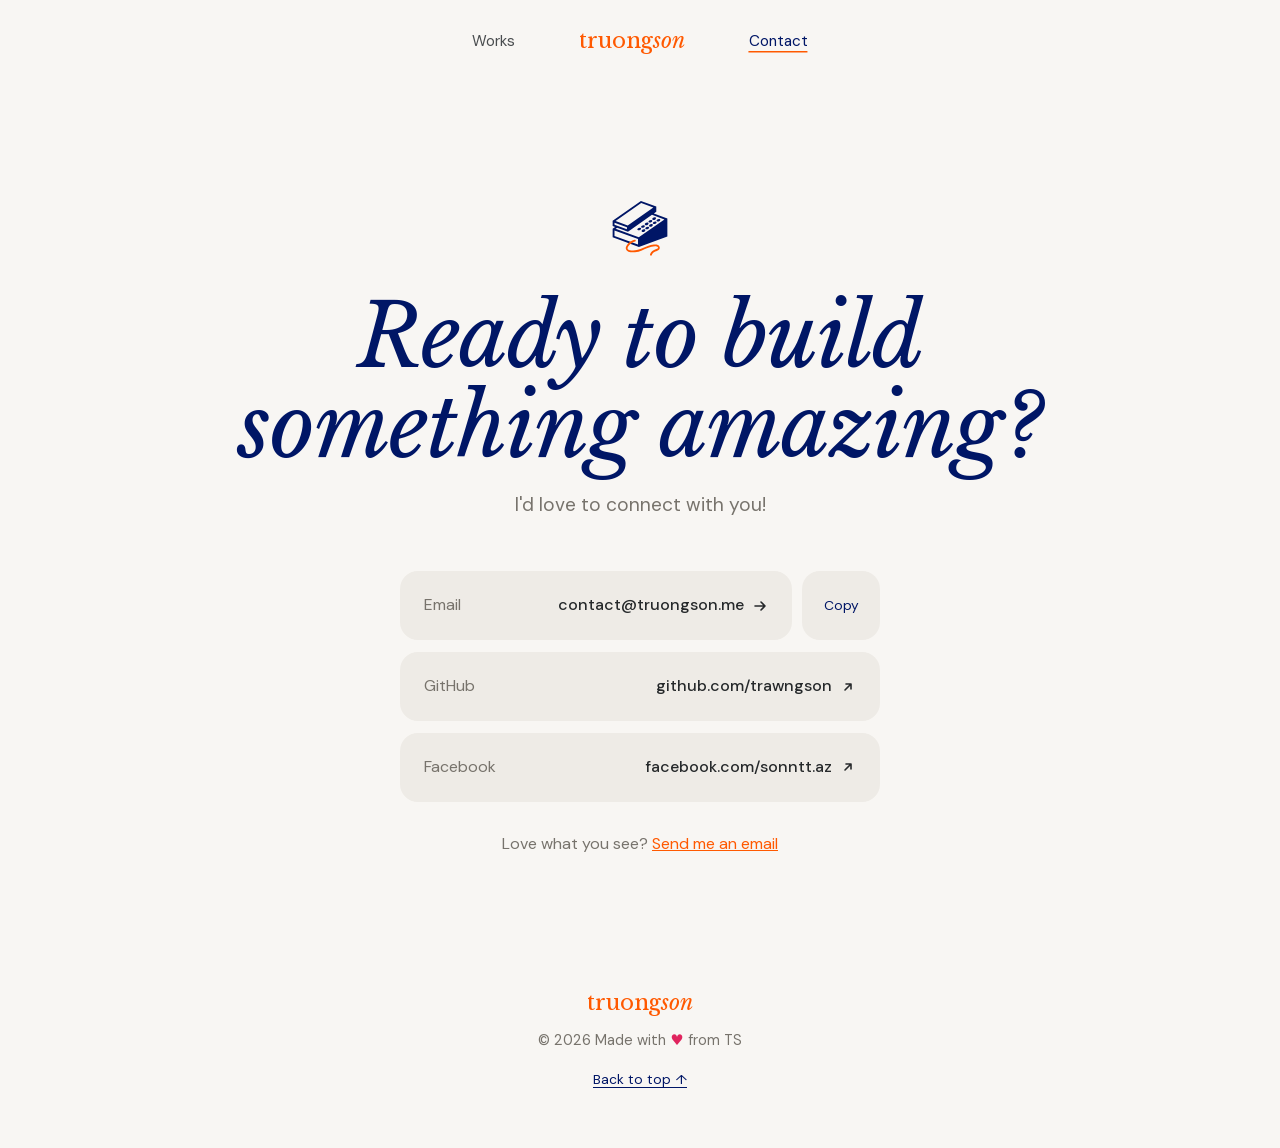
<file: contact/index.html>
<!doctype html>
<html lang="en">
<head>
<meta charset="utf-8">
<meta name="viewport" content="width=device-width, initial-scale=1">
<title>Contact | Nguyen Truong Son</title>
<meta name="description" content="Get in touch with Nguyen Truong Son by email, GitHub or Facebook.">
<link rel="canonical" href="https://truongson.me/contact/">
<meta property="og:type" content="website">
<meta property="og:site_name" content="Nguyen Truong Son">
<meta property="og:title" content="Contact | Nguyen Truong Son">
<meta property="og:description" content="Get in touch with Nguyen Truong Son by email, GitHub or Facebook.">
<meta property="og:url" content="https://truongson.me/contact/">
<meta property="og:image" content="https://truongson.me/assets/img/og-card.jpg">
<meta name="twitter:card" content="summary_large_image">
<meta name="theme-color" content="#f8f6f3">
<link rel="icon" href="/assets/img/favicon.svg" type="image/svg+xml">
<link rel="preload" href="/assets/fonts/libre-baskerville-italic-latin.woff2" as="font" type="font/woff2" crossorigin>
<link rel="stylesheet" href="/assets/css/site.css?v=aea3eb75c5">
<script>
// Hide animated elements only when motion is allowed, and show them again if
// the motion script never starts (blocked CDN, old browser, script error).
(function () {
  var d = document.documentElement
  d.classList.add("js")
  if (window.matchMedia && matchMedia("(prefers-reduced-motion: reduce)").matches) return
  d.classList.add("motion")
  setTimeout(function () { if (!d.classList.contains("motion-ready")) d.classList.remove("motion") }, 3000)
})()
</script>
<script defer src="/assets/vendor/gsap-3.13.0.min.js"></script>
<script defer src="/assets/vendor/scrolltrigger-3.13.0.min.js"></script>
<script defer src="/assets/vendor/splittext-3.13.0.min.js"></script>
<script defer src="/assets/vendor/lenis-1.3.3.min.js"></script>
<script defer src="/assets/js/main.js?v=cd280c4938"></script>

</head>
<body data-page="contact">
<a class="skip-link" href="#main">Skip to content</a>
<div class="progress" aria-hidden="true"><span></span></div>
<header class="nav-wrap">
  <nav class="nav" aria-label="Primary">
    <a class="nav-link" href="/works/"><span>Works</span></a>
    <a class="logo" href="/" aria-label="Truong Son, home">truong<em>son</em></a>
    <a class="nav-link" href="/contact/" aria-current="page"><span>Contact</span></a>
  </nav>
</header>
<main id="main">
<div class="contact-page"><section class="contact" aria-labelledby="contact-title">
  <div class="section-head intro-head">
    <svg class="section-icon section-icon--fax" aria-hidden="true" focusable="false" viewBox="0 0 25 25" xmlns="http://www.w3.org/2000/svg"><path d="M 13.554 4.121 L 14.357 3.56 L 14.357 1.832 L 9.305 0 L 0 6.505 L 0 8.231 L 0.801 8.522 L 0 9.082 L 0 11.948 L 8.645 15.093 L 18 11.695 L 18 5.736 Z M 9.396 0.684 L 13.392 2.133 L 4.958 8.029 L 0.965 6.578 Z M 0.613 7.102 L 4.696 8.586 L 4.696 9.287 L 0.613 7.803 Z M 8.339 14.33 L 0.613 11.52 L 0.613 9.679 L 8.339 12.49 Z M 8.6 11.933 L 0.965 9.155 L 1.505 8.778 L 5.048 10.066 L 12.941 4.55 L 17.035 6.037 Z" fill="var(--navy)" height="15.093399999999999px" id="TcVBdGAML" transform="translate(3.5 1)" width="18px"/><path d="M 1.103 0.086 C 1.136 0.109 1.162 0.135 1.182 0.164 C 1.284 0.313 1.209 0.528 0.982 0.686 C 0.711 0.876 0.327 0.914 0.123 0.772 C 0.09 0.749 0.064 0.722 0.044 0.694 C -0.057 0.545 0.018 0.33 0.245 0.171 C 0.516 -0.018 0.9 -0.056 1.103 0.086 Z" fill="var(--navy)" height="1px" id="XB9sHV6XO" transform="translate(13.038 10.299)" width="1.2268513404660126px"/><path d="M 1.103 0.086 C 1.136 0.109 1.162 0.135 1.182 0.164 C 1.284 0.313 1.209 0.528 0.982 0.686 C 0.711 0.876 0.326 0.914 0.123 0.772 C 0.09 0.749 0.064 0.722 0.045 0.694 C -0.057 0.545 0.018 0.33 0.245 0.171 C 0.515 -0.018 0.9 -0.056 1.103 0.086 Z" fill="var(--navy)" height="1px" id="L22u6owDv" transform="translate(11.631 9.787)" width="1.2266147736854904px"/><path d="M 1.104 0.086 C 1.136 0.109 1.163 0.135 1.182 0.164 C 1.284 0.313 1.209 0.528 0.982 0.686 C 0.711 0.876 0.327 0.914 0.123 0.772 C 0.09 0.749 0.064 0.722 0.045 0.694 C -0.057 0.545 0.018 0.33 0.245 0.171 C 0.516 -0.018 0.9 -0.056 1.104 0.086 Z" fill="var(--navy)" height="1px" id="f0gDmi85_" transform="translate(14.265 9.441)" width="1.2269392586073167px"/><path d="M 1.104 0.086 C 1.137 0.109 1.163 0.135 1.182 0.164 C 1.284 0.313 1.209 0.528 0.982 0.686 C 0.711 0.876 0.327 0.914 0.123 0.772 C 0.09 0.749 0.064 0.722 0.045 0.693 C -0.057 0.544 0.018 0.33 0.245 0.171 C 0.516 -0.018 0.9 -0.056 1.104 0.086 Z" fill="var(--navy)" height="1px" id="XRmJgJI3i" transform="translate(12.858 8.93)" width="1.2269392586073025px"/><path d="M 1.104 0.086 C 1.137 0.109 1.163 0.135 1.182 0.164 C 1.284 0.313 1.209 0.528 0.982 0.686 C 0.711 0.876 0.327 0.914 0.123 0.772 C 0.091 0.749 0.064 0.722 0.045 0.694 C -0.057 0.545 0.018 0.33 0.245 0.171 C 0.516 -0.018 0.9 -0.056 1.104 0.086 Z" fill="var(--navy)" height="1px" id="wsCLkGZ6y" transform="translate(15.492 8.583)" width="1.2268689103426667px"/><path d="M 1.104 0.086 C 1.136 0.109 1.163 0.135 1.182 0.164 C 1.284 0.313 1.209 0.528 0.982 0.687 C 0.711 0.876 0.327 0.914 0.123 0.772 C 0.09 0.749 0.064 0.722 0.045 0.694 C -0.057 0.545 0.018 0.33 0.245 0.171 C 0.516 -0.018 0.9 -0.056 1.104 0.086 Z" fill="var(--navy)" height="1px" id="UqTGtjMla" transform="translate(14.085 8.072)" width="1.2269055199070777px"/><path d="M 1.104 0.086 C 1.137 0.109 1.163 0.135 1.182 0.164 C 1.284 0.313 1.209 0.528 0.982 0.686 C 0.711 0.876 0.327 0.914 0.123 0.772 C 0.09 0.749 0.064 0.722 0.045 0.694 C -0.057 0.545 0.018 0.33 0.245 0.171 C 0.516 -0.018 0.9 -0.056 1.104 0.086 Z" fill="var(--navy)" height="1px" id="RaGfd1gJR" transform="translate(16.719 7.726)" width="1.2268147736854758px"/><path d="M 1.104 0.086 C 1.137 0.109 1.163 0.135 1.182 0.164 C 1.284 0.313 1.209 0.528 0.982 0.687 C 0.711 0.876 0.327 0.914 0.123 0.772 C 0.09 0.749 0.064 0.722 0.045 0.694 C -0.057 0.545 0.018 0.33 0.245 0.171 C 0.516 -0.018 0.9 -0.056 1.104 0.086 Z" fill="var(--navy)" height="1px" id="gI39y_TTg" transform="translate(15.311 7.214)" width="1.22674442542084px"/><path d="M 1.104 0.086 C 1.136 0.109 1.163 0.135 1.182 0.164 C 1.284 0.313 1.209 0.528 0.982 0.687 C 0.711 0.876 0.327 0.914 0.123 0.772 C 0.09 0.749 0.064 0.722 0.044 0.694 C -0.057 0.545 0.018 0.33 0.245 0.171 C 0.516 -0.018 0.9 -0.056 1.104 0.086 Z" fill="var(--navy)" height="1px" id="B6pvGR_Wl" transform="translate(17.946 6.868)" width="1.2268147736854758px"/><path d="M 1.104 0.086 C 1.136 0.109 1.163 0.135 1.182 0.164 C 1.284 0.313 1.209 0.528 0.982 0.686 C 0.711 0.876 0.327 0.914 0.123 0.772 C 0.09 0.749 0.064 0.722 0.045 0.694 C -0.057 0.545 0.018 0.33 0.245 0.171 C 0.516 -0.018 0.9 -0.056 1.104 0.086 Z" fill="var(--navy)" height="1px" id="bbeGa4AZ4" transform="translate(16.538 6.357)" width="1.2268147736854687px"/><path d="M 2.917 0.02 C 2.566 0.148 2.205 0.26 1.867 0.419 C 1.367 0.654 0.921 1.047 0.576 1.474 C 0.262 1.863 -0.006 2.338 0 2.852 C 0.006 3.389 0.4 3.737 0.865 3.925 C 1.522 4.191 2.353 4.166 3.045 4.112 C 3.825 4.051 4.592 3.871 5.304 3.546 C 6.661 2.924 8.101 2.211 9.628 2.175 C 9.927 2.168 10.389 2.207 10.537 2.424 C 10.705 2.671 10.516 2.887 10.263 3.014 C 9.857 3.219 9.408 3.321 9.009 3.548 C 8.488 3.844 8.139 4.325 7.991 4.902 C 7.893 5.285 8.484 5.447 8.582 5.065 C 8.858 3.99 9.866 3.95 10.688 3.481 C 11.4 3.075 11.355 2.058 10.602 1.728 C 10.181 1.542 9.702 1.542 9.251 1.585 C 8.571 1.651 7.906 1.833 7.26 2.052 C 6.417 2.337 5.642 2.755 4.822 3.092 C 4.081 3.396 3.267 3.515 2.471 3.525 C 1.936 3.532 1.115 3.546 0.716 3.123 C 0.439 2.831 0.734 2.318 0.904 2.056 C 1.188 1.618 1.612 1.257 2.066 1.004 C 2.381 0.829 2.742 0.733 3.08 0.61 C 3.448 0.476 3.289 -0.116 2.917 0.02 Z" fill="var(--orange)" height="5.282784710833035px" id="jfAGWIIWN" transform="translate(7.811 13.717)" width="11.195729794649612px"/></svg>
    <h1 id="contact-title" class="section-title section-title--xl intro-title"><span class="w" style="--i: 0">Ready</span> <span class="w" style="--i: 1">to</span> <span class="w" style="--i: 2">build</span> <span class="w" style="--i: 3">something</span> <span class="w" style="--i: 4">amazing?</span></h1>
    <p class="section-lede intro" style="--delay: 0.4s">I'd love to connect with you!</p>
  </div>
  <ul class="contact-list intro" style="--delay: 0.5s">
    <li>
      <a class="contact-row" href="mailto:contact@truongson.me" data-magnetic>
        <span class="contact-label">Email</span>
        <span class="contact-value">contact@truongson.me <svg class="arrow" viewBox="0 0 16 16" aria-hidden="true"><path d="M3 8h10M9 4l4 4-4 4" fill="none" stroke="currentColor" stroke-width="1.6" stroke-linecap="round" stroke-linejoin="round"/></svg></span>
      </a><button class="copy-btn" type="button" data-copy="contact@truongson.me" aria-label="Copy email address"><span>Copy</span></button>
    </li>
<li>
      <a class="contact-row" href="https://github.com/trawngson" target="_blank" rel="noopener" data-magnetic>
        <span class="contact-label">GitHub</span>
        <span class="contact-value">github.com/trawngson <svg class="arrow arrow--ext" viewBox="0 0 16 16" aria-hidden="true"><path d="M5 11 11 5M6 5h5v5" fill="none" stroke="currentColor" stroke-width="1.6" stroke-linecap="round" stroke-linejoin="round"/></svg></span>
      </a>
    </li>
<li>
      <a class="contact-row" href="https://facebook.com/sonntt.az" target="_blank" rel="noopener" data-magnetic>
        <span class="contact-label">Facebook</span>
        <span class="contact-value">facebook.com/sonntt.az <svg class="arrow arrow--ext" viewBox="0 0 16 16" aria-hidden="true"><path d="M5 11 11 5M6 5h5v5" fill="none" stroke="currentColor" stroke-width="1.6" stroke-linecap="round" stroke-linejoin="round"/></svg></span>
      </a>
    </li>
  </ul>
  <p class="contact-love intro" style="--delay: 0.6s">Love what you see? <a href="mailto:contact@truongson.me">Send me an email</a></p>
</section></div>
</main>
<footer class="footer">
  <a class="logo logo--footer" href="/" aria-label="Truong Son, home">truong<em>son</em></a>
  <p>© 2026 Made with <span class="heart" aria-label="love">♥️</span> from TS</p>
  <button class="to-top" type="button" data-to-top>Back to top <span aria-hidden="true">↑</span></button>
</footer>
</body>
</html>
</file>
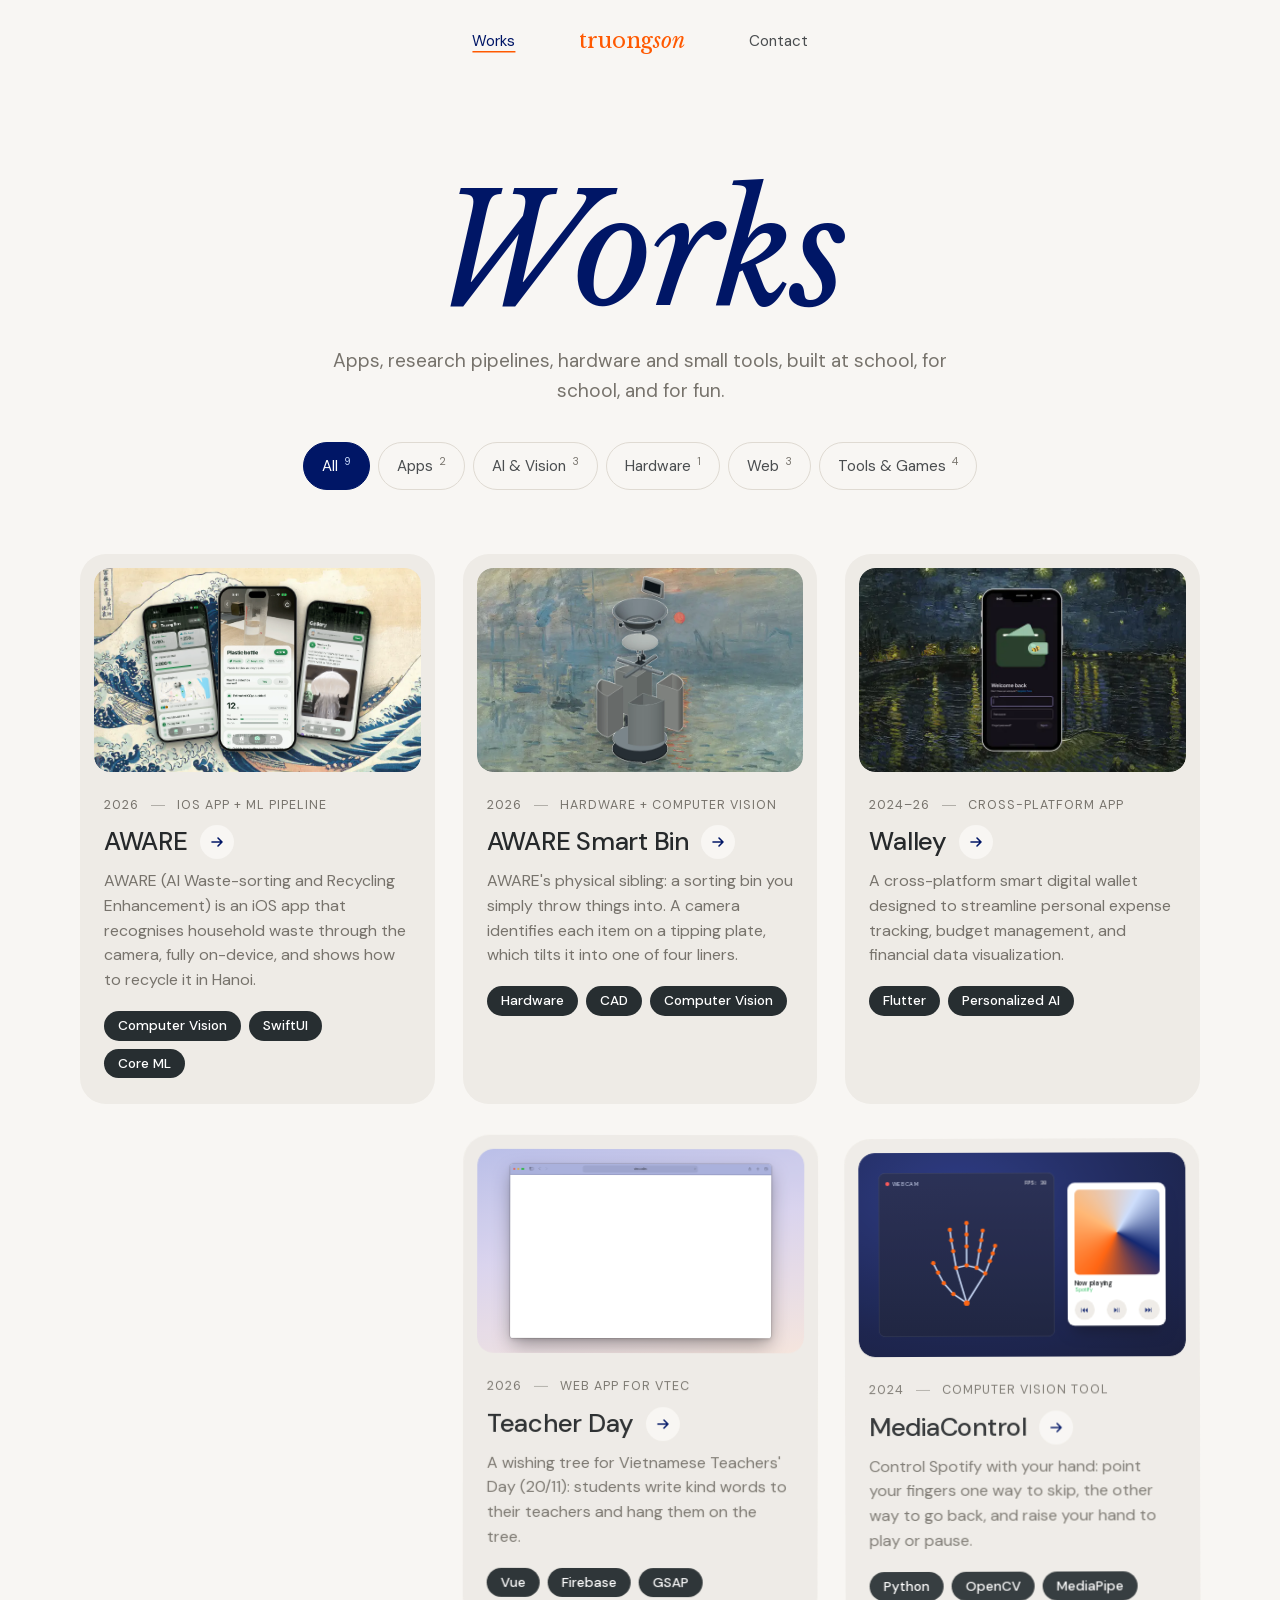
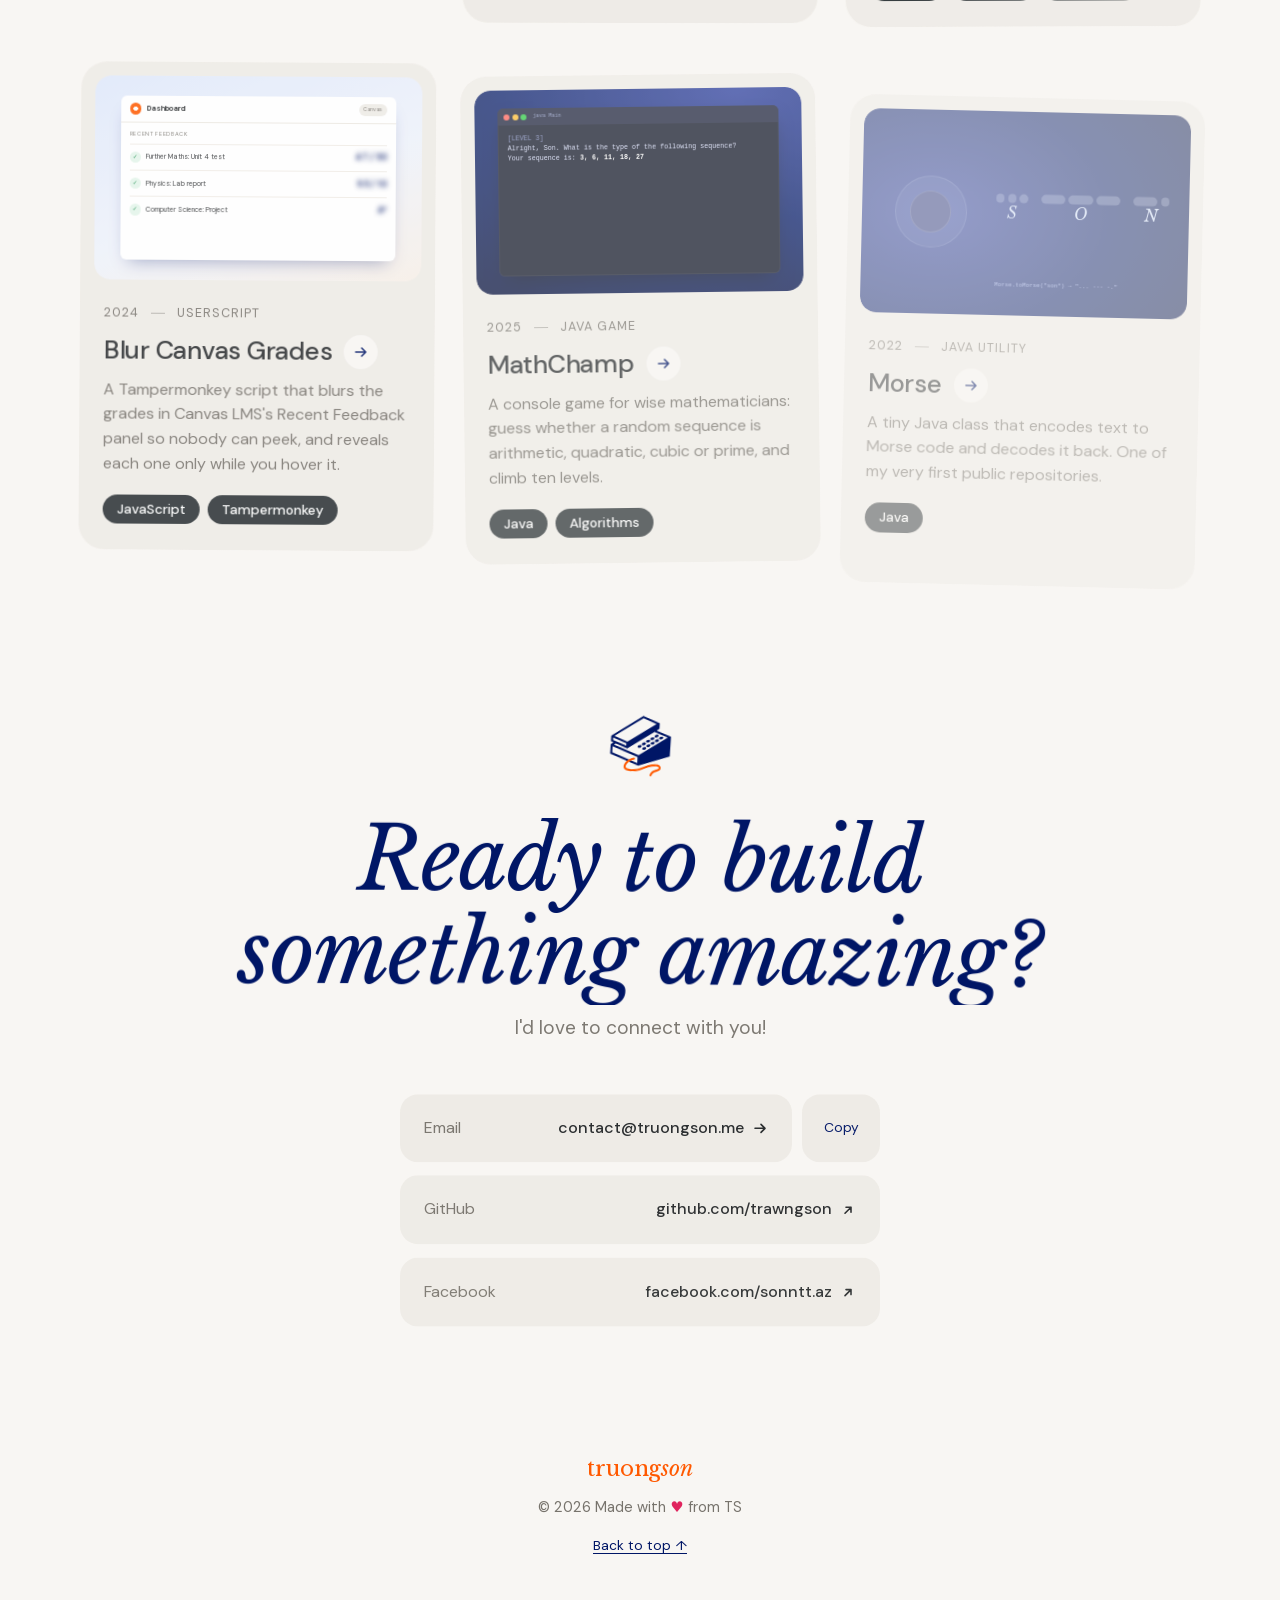
<file: works/index.html>
<!doctype html>
<html lang="en">
<head>
<meta charset="utf-8">
<meta name="viewport" content="width=device-width, initial-scale=1">
<title>Works | Nguyen Truong Son</title>
<meta name="description" content="Every project by Nguyen Truong Son: AWARE, the AWARE smart bin, Walley, Lunch, Teacher Day and small tools in Python, Java and JavaScript.">
<link rel="canonical" href="https://truongson.me/works/">
<meta property="og:type" content="website">
<meta property="og:site_name" content="Nguyen Truong Son">
<meta property="og:title" content="Works | Nguyen Truong Son">
<meta property="og:description" content="Every project by Nguyen Truong Son: AWARE, the AWARE smart bin, Walley, Lunch, Teacher Day and small tools in Python, Java and JavaScript.">
<meta property="og:url" content="https://truongson.me/works/">
<meta property="og:image" content="https://truongson.me/assets/img/og-card.jpg">
<meta name="twitter:card" content="summary_large_image">
<meta name="theme-color" content="#f8f6f3">
<link rel="icon" href="/assets/img/favicon.svg" type="image/svg+xml">
<link rel="preload" href="/assets/fonts/libre-baskerville-italic-latin.woff2" as="font" type="font/woff2" crossorigin>
<link rel="stylesheet" href="/assets/css/site.css?v=aea3eb75c5">
<script>
// Hide animated elements only when motion is allowed, and show them again if
// the motion script never starts (blocked CDN, old browser, script error).
(function () {
  var d = document.documentElement
  d.classList.add("js")
  if (window.matchMedia && matchMedia("(prefers-reduced-motion: reduce)").matches) return
  d.classList.add("motion")
  setTimeout(function () { if (!d.classList.contains("motion-ready")) d.classList.remove("motion") }, 3000)
})()
</script>
<script defer src="/assets/vendor/gsap-3.13.0.min.js"></script>
<script defer src="/assets/vendor/scrolltrigger-3.13.0.min.js"></script>
<script defer src="/assets/vendor/splittext-3.13.0.min.js"></script>
<script defer src="/assets/vendor/lenis-1.3.3.min.js"></script>
<script defer src="/assets/vendor/flip-3.13.0.min.js"></script>
<script defer src="/assets/js/main.js?v=cd280c4938"></script>

</head>
<body data-page="works">
<a class="skip-link" href="#main">Skip to content</a>
<div class="progress" aria-hidden="true"><span></span></div>
<header class="nav-wrap">
  <nav class="nav" aria-label="Primary">
    <a class="nav-link" href="/works/" aria-current="page"><span>Works</span></a>
    <a class="logo" href="/" aria-label="Truong Son, home">truong<em>son</em></a>
    <a class="nav-link" href="/contact/"><span>Contact</span></a>
  </nav>
</header>
<main id="main">

<section class="page-head">
  <h1 class="page-title intro-title"><span class="w" style="--i: 0">Works</span></h1>
  <p class="section-lede intro" style="--delay: 0.3s">Apps, research pipelines, hardware and small tools, built at school, for school, and for fun.</p>
  <div class="filters intro" style="--delay: 0.4s" role="toolbar" aria-label="Filter projects by type" data-filters>
    <button type="button" class="filter" data-filter="All" aria-pressed="true">All <sup>9</sup></button>
    <button type="button" class="filter" data-filter="Apps" aria-pressed="false">Apps <sup>2</sup></button>
    <button type="button" class="filter" data-filter="AI &amp; Vision" aria-pressed="false">AI &amp; Vision <sup>3</sup></button>
    <button type="button" class="filter" data-filter="Hardware" aria-pressed="false">Hardware <sup>1</sup></button>
    <button type="button" class="filter" data-filter="Web" aria-pressed="false">Web <sup>3</sup></button>
    <button type="button" class="filter" data-filter="Tools &amp; Games" aria-pressed="false">Tools &amp; Games <sup>4</sup></button>
  </div>
</section>
<section class="works" aria-label="All projects">
  <div class="card-grid card-grid--all" data-grid>
    <article class="card" data-categories="Apps|AI &amp; Vision" data-reveal-card>
  <a class="card-link" href="/works/aware/" data-cursor="View">
    <div class="card-cover"><div class="cover cover--phones" role="img" aria-label="Three AWARE screens over Hokusai's The Great Wave off Kanagawa" style="view-transition-name: cover-aware">
  <img class="cover-art has-preview" src="/assets/img/art/greatwave-wide-1200.webp" srcset="/assets/img/art/greatwave-wide-800.webp 800w, /assets/img/art/greatwave-wide-1200.webp 1200w, /assets/img/art/greatwave-wide-1600.webp 1600w, /assets/img/art/greatwave-wide-2400.webp 2400w" sizes="(max-width: 748px) 100vw, (max-width: 1154px) 46vw, 360px" alt="" width="2400" height="1500" fetchpriority="high" decoding="async" style="background-image: url([data-uri])" data-depth="0.15">
  <div class="cover-phones">
    <div class="cover-phone cover-phone--1"><img src="/assets/img/aware/home.webp" alt="" width="502" height="966" fetchpriority="high" decoding="async" data-depth="0.5"></div>
    <div class="cover-phone cover-phone--2"><img src="/assets/img/aware/scan-results.webp" alt="" width="502" height="966" fetchpriority="high" decoding="async" data-depth="0.8"></div>
    <div class="cover-phone cover-phone--3"><img src="/assets/img/aware/gallery.webp" alt="" width="502" height="966" fetchpriority="high" decoding="async" data-depth="0.5"></div>
  </div>
</div></div>
    <div class="card-body">
      <p class="card-kicker"><span>2026</span><span>iOS app + ML pipeline</span></p>
      <h2 class="card-title">AWARE <span class="card-arrow"><svg class="arrow" viewBox="0 0 16 16" aria-hidden="true"><path d="M3 8h10M9 4l4 4-4 4" fill="none" stroke="currentColor" stroke-width="1.6" stroke-linecap="round" stroke-linejoin="round"/></svg></span></h2>
      <p class="card-text">AWARE (AI Waste-sorting and Recycling Enhancement) is an iOS app that recognises household waste through the camera, fully on-device, and shows how to recycle it in Hanoi.</p>
      <ul class="tags"><li>Computer Vision</li><li>SwiftUI</li><li>Core ML</li></ul>
    </div>
  </a>
</article>
    <article class="card" data-categories="Hardware|AI &amp; Vision" data-reveal-card>
  <a class="card-link" href="/works/aware-bin/" data-cursor="View">
    <div class="card-cover"><div class="cover cover--object" role="img" aria-label="Exploded CAD render of the smart bin over Monet's Impression, Sunrise" style="view-transition-name: cover-aware-bin">
  <img class="cover-art has-preview" src="/assets/img/art/sunrise-wide-1200.webp" srcset="/assets/img/art/sunrise-wide-800.webp 800w, /assets/img/art/sunrise-wide-1200.webp 1200w, /assets/img/art/sunrise-wide-1600.webp 1600w" sizes="(max-width: 748px) 100vw, (max-width: 1154px) 46vw, 360px" alt="" width="1600" height="1000" fetchpriority="high" decoding="async" style="background-image: url([data-uri])" data-depth="0.15">
  <div class="cover-object" style="aspect-ratio: 417 / 900"><img src="/assets/img/bin/exploded.webp" alt="" width="417" height="900" fetchpriority="high" decoding="async" data-depth="0.7"></div>
</div></div>
    <div class="card-body">
      <p class="card-kicker"><span>2026</span><span>Hardware + computer vision</span></p>
      <h2 class="card-title">AWARE Smart Bin <span class="card-arrow"><svg class="arrow" viewBox="0 0 16 16" aria-hidden="true"><path d="M3 8h10M9 4l4 4-4 4" fill="none" stroke="currentColor" stroke-width="1.6" stroke-linecap="round" stroke-linejoin="round"/></svg></span></h2>
      <p class="card-text">AWARE's physical sibling: a sorting bin you simply throw things into. A camera identifies each item on a tipping plate, which tilts it into one of four liners.</p>
      <ul class="tags"><li>Hardware</li><li>CAD</li><li>Computer Vision</li></ul>
    </div>
  </a>
</article>
    <article class="card" data-categories="Apps" data-reveal-card>
  <a class="card-link" href="/works/walley/" data-cursor="View">
    <div class="card-cover"><div class="cover cover--image" role="img" aria-label="Walley's sign-in screen over Starry Night Over the Rhône" style="view-transition-name: cover-walley">
  <img class="cover-img has-preview" src="/assets/img/walley/cover-1400.webp" srcset="/assets/img/walley/cover-800.webp 800w, /assets/img/walley/cover-1400.webp 1400w" sizes="(max-width: 748px) 100vw, (max-width: 1154px) 46vw, 360px" alt="" width="1400" height="788" loading="lazy" decoding="async" style="background-image: url([data-uri])" data-depth="0.15">
</div></div>
    <div class="card-body">
      <p class="card-kicker"><span>2024–26</span><span>Cross-platform app</span></p>
      <h2 class="card-title">Walley <span class="card-arrow"><svg class="arrow" viewBox="0 0 16 16" aria-hidden="true"><path d="M3 8h10M9 4l4 4-4 4" fill="none" stroke="currentColor" stroke-width="1.6" stroke-linecap="round" stroke-linejoin="round"/></svg></span></h2>
      <p class="card-text">A cross-platform smart digital wallet designed to streamline personal expense tracking, budget management, and financial data visualization.</p>
      <ul class="tags"><li>Flutter</li><li>Personalized AI</li></ul>
    </div>
  </a>
</article>
    <article class="card" data-categories="Web" data-reveal-card>
  <a class="card-link" href="/works/lunch/" data-cursor="View">
    <div class="card-cover"><div class="cover cover--browser cover--paper" role="img" aria-label="The Lunch menu site showing Friday's meals with calories" style="view-transition-name: cover-lunch">
  <div class="browser" style="--bar: #dedbd4; --page-w: 1341" data-depth="0.5">
    <div class="safari-bar" aria-hidden="true">
      <span class="traffic"><i></i><i></i><i></i></span>
      <span class="sf sf--sidebar"><svg viewBox="0 0 20 16"><rect x="1" y="1.5" width="18" height="13" rx="3"/><path d="M7.5 1.5v13M3.4 4.6h2M3.4 7h2M3.4 9.4h2"/></svg></span>
      <span class="sf sf--nav"><svg viewBox="0 0 12 16"><path d="M8.5 2.5 3 8l5.5 5.5"/></svg><svg viewBox="0 0 12 16"><path d="M3.5 2.5 9 8l-5.5 5.5"/></svg></span>
      <span class="safari-url"><span>lunch.truongson.me</span><svg viewBox="0 0 16 16"><path d="M13 8a5 5 0 1 1-1.6-3.7"/><path d="M11.8 1.6v3h-3"/></svg></span>
      <span class="sf sf--right"><svg viewBox="0 0 16 18"><path d="M8 11V1.8M4.8 4.8 8 1.6l3.2 3.2"/><path d="M5.2 7.5H3.8a1.8 1.8 0 0 0-1.8 1.8v5.4a1.8 1.8 0 0 0 1.8 1.8h8.4a1.8 1.8 0 0 0 1.8-1.8V9.3a1.8 1.8 0 0 0-1.8-1.8h-1.4"/></svg><svg viewBox="0 0 16 16"><path d="M8 2v12M2 8h12"/></svg><svg viewBox="0 0 18 16"><rect x="1.5" y="4.5" width="11" height="10" rx="2.2"/><path d="M5 2.2h8.3a2.2 2.2 0 0 1 2.2 2.2v7.4"/></svg></span>
    </div>
    <img src="/assets/img/projects/lunch.webp" alt="" width="1341" height="845" loading="lazy" decoding="async">
  </div>
</div></div>
    <div class="card-body">
      <p class="card-kicker"><span>2026</span><span>Web app</span></p>
      <h2 class="card-title">Lunch <span class="card-arrow"><svg class="arrow" viewBox="0 0 16 16" aria-hidden="true"><path d="M3 8h10M9 4l4 4-4 4" fill="none" stroke="currentColor" stroke-width="1.6" stroke-linecap="round" stroke-linejoin="round"/></svg></span></h2>
      <p class="card-text">lunch.truongson.me: my school's lunch menu on one quiet page, today's meals and the next week at a glance, with calories for every dish.</p>
      <ul class="tags"><li>Next.js</li><li>TypeScript</li></ul>
    </div>
  </a>
</article>
    <article class="card" data-categories="Web" data-reveal-card>
  <a class="card-link" href="/works/teacher-day/" data-cursor="View">
    <div class="card-cover"><div class="cover cover--browser cover--lilac" role="img" aria-label="The Teacher Day wishing tree with 166 wishes hanging from its branches" style="view-transition-name: cover-teacher-day">
  <div class="browser" style="--bar: #a7aedb; --page-w: 1440" data-depth="0.5">
    <div class="safari-bar" aria-hidden="true">
      <span class="traffic"><i></i><i></i><i></i></span>
      <span class="sf sf--sidebar"><svg viewBox="0 0 20 16"><rect x="1" y="1.5" width="18" height="13" rx="3"/><path d="M7.5 1.5v13M3.4 4.6h2M3.4 7h2M3.4 9.4h2"/></svg></span>
      <span class="sf sf--nav"><svg viewBox="0 0 12 16"><path d="M8.5 2.5 3 8l5.5 5.5"/></svg><svg viewBox="0 0 12 16"><path d="M3.5 2.5 9 8l-5.5 5.5"/></svg></span>
      <span class="safari-url"><span>vtec.codes</span><svg viewBox="0 0 16 16"><path d="M13 8a5 5 0 1 1-1.6-3.7"/><path d="M11.8 1.6v3h-3"/></svg></span>
      <span class="sf sf--right"><svg viewBox="0 0 16 18"><path d="M8 11V1.8M4.8 4.8 8 1.6l3.2 3.2"/><path d="M5.2 7.5H3.8a1.8 1.8 0 0 0-1.8 1.8v5.4a1.8 1.8 0 0 0 1.8 1.8h8.4a1.8 1.8 0 0 0 1.8-1.8V9.3a1.8 1.8 0 0 0-1.8-1.8h-1.4"/></svg><svg viewBox="0 0 16 16"><path d="M8 2v12M2 8h12"/></svg><svg viewBox="0 0 18 16"><rect x="1.5" y="4.5" width="11" height="10" rx="2.2"/><path d="M5 2.2h8.3a2.2 2.2 0 0 1 2.2 2.2v7.4"/></svg></span>
    </div>
    <img src="/assets/img/projects/teacher-day.webp" alt="" width="1440" height="900" loading="lazy" decoding="async">
  </div>
</div></div>
    <div class="card-body">
      <p class="card-kicker"><span>2026</span><span>Web app for VTEC</span></p>
      <h2 class="card-title">Teacher Day <span class="card-arrow"><svg class="arrow" viewBox="0 0 16 16" aria-hidden="true"><path d="M3 8h10M9 4l4 4-4 4" fill="none" stroke="currentColor" stroke-width="1.6" stroke-linecap="round" stroke-linejoin="round"/></svg></span></h2>
      <p class="card-text">A wishing tree for Vietnamese Teachers' Day (20/11): students write kind words to their teachers and hang them on the tree.</p>
      <ul class="tags"><li>Vue</li><li>Firebase</li><li>GSAP</li></ul>
    </div>
  </a>
</article>
    <article class="card" data-categories="AI &amp; Vision|Tools &amp; Games" data-reveal-card>
  <a class="card-link" href="/works/mediacontrol/" data-cursor="View">
    <div class="card-cover"><div class="cover cover--tool cover--media" role="img" aria-label="Animated hand skeleton switching Spotify tracks" style="view-transition-name: cover-mediacontrol">
  <div class="media-frame">
    <span class="media-live"><i></i>webcam</span>
    <span class="media-fps">FPS: 30</span>
    <svg class="media-hand" viewBox="0 0 200 240" aria-hidden="true"><g class="bones"><line x1="100" y1="215" x2="72" y2="196"/><line x1="72" y1="196" x2="52" y2="173"/><line x1="52" y1="173" x2="40" y2="151"/><line x1="40" y1="151" x2="30" y2="131"/><line x1="100" y1="215" x2="78" y2="141"/><line x1="78" y1="141" x2="72" y2="106"/><line x1="72" y1="106" x2="68" y2="83"/><line x1="68" y1="83" x2="65" y2="61"/><line x1="78" y1="141" x2="100" y2="136"/><line x1="100" y1="136" x2="100" y2="96"/><line x1="100" y1="96" x2="100" y2="71"/><line x1="100" y1="71" x2="100" y2="47"/><line x1="100" y1="136" x2="121" y2="141"/><line x1="121" y1="141" x2="127" y2="105"/><line x1="127" y1="105" x2="131" y2="83"/><line x1="131" y1="83" x2="134" y2="63"/><line x1="121" y1="141" x2="139" y2="153"/><line x1="139" y1="153" x2="149" y2="127"/><line x1="149" y1="127" x2="155" y2="111"/><line x1="155" y1="111" x2="160" y2="95"/><line x1="100" y1="215" x2="139" y2="153"/></g><g class="joints"><circle cx="100" cy="215" r="6"/><circle cx="72" cy="196" r="4.5"/><circle cx="52" cy="173" r="4.5"/><circle cx="40" cy="151" r="4.5"/><circle cx="30" cy="131" r="4.5"/><circle cx="78" cy="141" r="4.5"/><circle cx="72" cy="106" r="4.5"/><circle cx="68" cy="83" r="4.5"/><circle cx="65" cy="61" r="4.5"/><circle cx="100" cy="136" r="4.5"/><circle cx="100" cy="96" r="4.5"/><circle cx="100" cy="71" r="4.5"/><circle cx="100" cy="47" r="4.5"/><circle cx="121" cy="141" r="4.5"/><circle cx="127" cy="105" r="4.5"/><circle cx="131" cy="83" r="4.5"/><circle cx="134" cy="63" r="4.5"/><circle cx="139" cy="153" r="4.5"/><circle cx="149" cy="127" r="4.5"/><circle cx="155" cy="111" r="4.5"/><circle cx="160" cy="95" r="4.5"/></g></svg>
    <span class="media-status"><b class="st st--next">NEXT TRACK</b><b class="st st--prev">PREVIOUS TRACK</b><b class="st st--play">PLAY/PAUSE</b></span>
  </div>
  <div class="media-player" aria-hidden="true">
    <span class="mp-art"></span>
    <span class="mp-meta"><b>Now playing</b><i>Spotify</i></span>
    <span class="mp-controls"><i class="c c--prev">⏮</i><i class="c c--play">⏯</i><i class="c c--next">⏭</i></span>
  </div>
</div></div>
    <div class="card-body">
      <p class="card-kicker"><span>2024</span><span>Computer vision tool</span></p>
      <h2 class="card-title">MediaControl <span class="card-arrow"><svg class="arrow" viewBox="0 0 16 16" aria-hidden="true"><path d="M3 8h10M9 4l4 4-4 4" fill="none" stroke="currentColor" stroke-width="1.6" stroke-linecap="round" stroke-linejoin="round"/></svg></span></h2>
      <p class="card-text">Control Spotify with your hand: point your fingers one way to skip, the other way to go back, and raise your hand to play or pause.</p>
      <ul class="tags"><li>Python</li><li>OpenCV</li><li>MediaPipe</li></ul>
    </div>
  </a>
</article>
    <article class="card" data-categories="Tools &amp; Games|Web" data-reveal-card>
  <a class="card-link" href="/works/blur-canvas-grades/" data-cursor="View">
    <div class="card-cover"><div class="cover cover--tool cover--blur" role="img" aria-label="A Recent Feedback panel with blurred grades, one revealed under the cursor" style="view-transition-name: cover-blur-canvas-grades">
  <div class="lms" aria-hidden="true">
    <div class="lms-head"><span class="lms-logo"></span><b>Dashboard</b><span class="lms-pill">Canvas</span></div>
    <div class="lms-panel">
      <p class="lms-title">Recent Feedback</p>
      <div class="lms-row lms-row--1"><span class="lms-check">✓</span><span class="lms-name">Further Maths: Unit 4 test</span><span class="lms-grade">47 / 50</span></div>
      <div class="lms-row lms-row--2"><span class="lms-check">✓</span><span class="lms-name">Physics: Lab report</span><span class="lms-grade">9.5 / 10</span></div>
      <div class="lms-row lms-row--3"><span class="lms-check">✓</span><span class="lms-name">Computer Science: Project</span><span class="lms-grade">A*</span></div>
    </div>
  </div>
  <span class="blur-spy" aria-hidden="true">🕵️</span>
  <svg class="blur-cursor" viewBox="0 0 24 24" aria-hidden="true"><path d="M5 3l14 8-6 1.5L10 19z" fill="#fff" stroke="#001666" stroke-width="1.6" stroke-linejoin="round"/></svg>
</div></div>
    <div class="card-body">
      <p class="card-kicker"><span>2024</span><span>Userscript</span></p>
      <h2 class="card-title">Blur Canvas Grades <span class="card-arrow"><svg class="arrow" viewBox="0 0 16 16" aria-hidden="true"><path d="M3 8h10M9 4l4 4-4 4" fill="none" stroke="currentColor" stroke-width="1.6" stroke-linecap="round" stroke-linejoin="round"/></svg></span></h2>
      <p class="card-text">A Tampermonkey script that blurs the grades in Canvas LMS's Recent Feedback panel so nobody can peek, and reveals each one only while you hover it.</p>
      <ul class="tags"><li>JavaScript</li><li>Tampermonkey</li></ul>
    </div>
  </a>
</article>
    <article class="card" data-categories="Tools &amp; Games" data-reveal-card>
  <a class="card-link" href="/works/mathchamp/" data-cursor="View">
    <div class="card-cover"><div class="cover cover--tool cover--math" role="img" aria-label="A terminal running MathChamp, cycling through sequences" style="view-transition-name: cover-mathchamp">
  <div class="term">
    <div class="term-bar" aria-hidden="true"><span class="browser-dots"><i></i><i></i><i></i></span><span>java Main</span></div>
    <pre class="term-body" data-math aria-hidden="true"><span class="t-dim">[LEVEL 3]</span>
Alright, Son. What is the type of the following sequence?
Your sequence is: <b>3, 6, 11, 18, 27</b>
A. Arithmetic   B. Quadratic
C. Cubic        D. Prime
&gt; <b class="t-orange">B</b>
<span class="t-green">Congratulations! That is correct.</span>
Your level has increased to LEVEL 4!<span class="t-caret"></span></pre>
  </div>
</div></div>
    <div class="card-body">
      <p class="card-kicker"><span>2025</span><span>Java game</span></p>
      <h2 class="card-title">MathChamp <span class="card-arrow"><svg class="arrow" viewBox="0 0 16 16" aria-hidden="true"><path d="M3 8h10M9 4l4 4-4 4" fill="none" stroke="currentColor" stroke-width="1.6" stroke-linecap="round" stroke-linejoin="round"/></svg></span></h2>
      <p class="card-text">A console game for wise mathematicians: guess whether a random sequence is arithmetic, quadratic, cubic or prime, and climb ten levels.</p>
      <ul class="tags"><li>Java</li><li>Algorithms</li></ul>
    </div>
  </a>
</article>
    <article class="card" data-categories="Tools &amp; Games" data-reveal-card>
  <a class="card-link" href="/works/morse/" data-cursor="View">
    <div class="card-cover"><div class="cover cover--tool cover--morse" role="img" aria-label="A lamp blinking S-O-N in Morse code" style="view-transition-name: cover-morse" data-morse>
  <span class="morse-lamp" aria-hidden="true"><i></i></span>
  <span class="morse-tape" aria-hidden="true"><span class="m-letter"><i class="m-dot"></i><i class="m-dot"></i><i class="m-dot"></i><b>S</b></span><span class="m-letter"><i class="m-dash"></i><i class="m-dash"></i><i class="m-dash"></i><b>O</b></span><span class="m-letter"><i class="m-dash"></i><i class="m-dot"></i><b>N</b></span></span>
  <code class="morse-code" aria-hidden="true">Morse.toMorse("son") → "... --- -."</code>
</div></div>
    <div class="card-body">
      <p class="card-kicker"><span>2022</span><span>Java utility</span></p>
      <h2 class="card-title">Morse <span class="card-arrow"><svg class="arrow" viewBox="0 0 16 16" aria-hidden="true"><path d="M3 8h10M9 4l4 4-4 4" fill="none" stroke="currentColor" stroke-width="1.6" stroke-linecap="round" stroke-linejoin="round"/></svg></span></h2>
      <p class="card-text">A tiny Java class that encodes text to Morse code and decodes it back. One of my very first public repositories.</p>
      <ul class="tags"><li>Java</li></ul>
    </div>
  </a>
</article>
  </div>
  <p class="works-empty" hidden>Nothing here yet.</p>
</section>
<section class="contact" aria-labelledby="contact-title">
  <div class="section-head">
    <svg class="section-icon section-icon--fax" aria-hidden="true" focusable="false" viewBox="0 0 25 25" xmlns="http://www.w3.org/2000/svg"><path d="M 13.554 4.121 L 14.357 3.56 L 14.357 1.832 L 9.305 0 L 0 6.505 L 0 8.231 L 0.801 8.522 L 0 9.082 L 0 11.948 L 8.645 15.093 L 18 11.695 L 18 5.736 Z M 9.396 0.684 L 13.392 2.133 L 4.958 8.029 L 0.965 6.578 Z M 0.613 7.102 L 4.696 8.586 L 4.696 9.287 L 0.613 7.803 Z M 8.339 14.33 L 0.613 11.52 L 0.613 9.679 L 8.339 12.49 Z M 8.6 11.933 L 0.965 9.155 L 1.505 8.778 L 5.048 10.066 L 12.941 4.55 L 17.035 6.037 Z" fill="var(--navy)" height="15.093399999999999px" id="TcVBdGAML" transform="translate(3.5 1)" width="18px"/><path d="M 1.103 0.086 C 1.136 0.109 1.162 0.135 1.182 0.164 C 1.284 0.313 1.209 0.528 0.982 0.686 C 0.711 0.876 0.327 0.914 0.123 0.772 C 0.09 0.749 0.064 0.722 0.044 0.694 C -0.057 0.545 0.018 0.33 0.245 0.171 C 0.516 -0.018 0.9 -0.056 1.103 0.086 Z" fill="var(--navy)" height="1px" id="XB9sHV6XO" transform="translate(13.038 10.299)" width="1.2268513404660126px"/><path d="M 1.103 0.086 C 1.136 0.109 1.162 0.135 1.182 0.164 C 1.284 0.313 1.209 0.528 0.982 0.686 C 0.711 0.876 0.326 0.914 0.123 0.772 C 0.09 0.749 0.064 0.722 0.045 0.694 C -0.057 0.545 0.018 0.33 0.245 0.171 C 0.515 -0.018 0.9 -0.056 1.103 0.086 Z" fill="var(--navy)" height="1px" id="L22u6owDv" transform="translate(11.631 9.787)" width="1.2266147736854904px"/><path d="M 1.104 0.086 C 1.136 0.109 1.163 0.135 1.182 0.164 C 1.284 0.313 1.209 0.528 0.982 0.686 C 0.711 0.876 0.327 0.914 0.123 0.772 C 0.09 0.749 0.064 0.722 0.045 0.694 C -0.057 0.545 0.018 0.33 0.245 0.171 C 0.516 -0.018 0.9 -0.056 1.104 0.086 Z" fill="var(--navy)" height="1px" id="f0gDmi85_" transform="translate(14.265 9.441)" width="1.2269392586073167px"/><path d="M 1.104 0.086 C 1.137 0.109 1.163 0.135 1.182 0.164 C 1.284 0.313 1.209 0.528 0.982 0.686 C 0.711 0.876 0.327 0.914 0.123 0.772 C 0.09 0.749 0.064 0.722 0.045 0.693 C -0.057 0.544 0.018 0.33 0.245 0.171 C 0.516 -0.018 0.9 -0.056 1.104 0.086 Z" fill="var(--navy)" height="1px" id="XRmJgJI3i" transform="translate(12.858 8.93)" width="1.2269392586073025px"/><path d="M 1.104 0.086 C 1.137 0.109 1.163 0.135 1.182 0.164 C 1.284 0.313 1.209 0.528 0.982 0.686 C 0.711 0.876 0.327 0.914 0.123 0.772 C 0.091 0.749 0.064 0.722 0.045 0.694 C -0.057 0.545 0.018 0.33 0.245 0.171 C 0.516 -0.018 0.9 -0.056 1.104 0.086 Z" fill="var(--navy)" height="1px" id="wsCLkGZ6y" transform="translate(15.492 8.583)" width="1.2268689103426667px"/><path d="M 1.104 0.086 C 1.136 0.109 1.163 0.135 1.182 0.164 C 1.284 0.313 1.209 0.528 0.982 0.687 C 0.711 0.876 0.327 0.914 0.123 0.772 C 0.09 0.749 0.064 0.722 0.045 0.694 C -0.057 0.545 0.018 0.33 0.245 0.171 C 0.516 -0.018 0.9 -0.056 1.104 0.086 Z" fill="var(--navy)" height="1px" id="UqTGtjMla" transform="translate(14.085 8.072)" width="1.2269055199070777px"/><path d="M 1.104 0.086 C 1.137 0.109 1.163 0.135 1.182 0.164 C 1.284 0.313 1.209 0.528 0.982 0.686 C 0.711 0.876 0.327 0.914 0.123 0.772 C 0.09 0.749 0.064 0.722 0.045 0.694 C -0.057 0.545 0.018 0.33 0.245 0.171 C 0.516 -0.018 0.9 -0.056 1.104 0.086 Z" fill="var(--navy)" height="1px" id="RaGfd1gJR" transform="translate(16.719 7.726)" width="1.2268147736854758px"/><path d="M 1.104 0.086 C 1.137 0.109 1.163 0.135 1.182 0.164 C 1.284 0.313 1.209 0.528 0.982 0.687 C 0.711 0.876 0.327 0.914 0.123 0.772 C 0.09 0.749 0.064 0.722 0.045 0.694 C -0.057 0.545 0.018 0.33 0.245 0.171 C 0.516 -0.018 0.9 -0.056 1.104 0.086 Z" fill="var(--navy)" height="1px" id="gI39y_TTg" transform="translate(15.311 7.214)" width="1.22674442542084px"/><path d="M 1.104 0.086 C 1.136 0.109 1.163 0.135 1.182 0.164 C 1.284 0.313 1.209 0.528 0.982 0.687 C 0.711 0.876 0.327 0.914 0.123 0.772 C 0.09 0.749 0.064 0.722 0.044 0.694 C -0.057 0.545 0.018 0.33 0.245 0.171 C 0.516 -0.018 0.9 -0.056 1.104 0.086 Z" fill="var(--navy)" height="1px" id="B6pvGR_Wl" transform="translate(17.946 6.868)" width="1.2268147736854758px"/><path d="M 1.104 0.086 C 1.136 0.109 1.163 0.135 1.182 0.164 C 1.284 0.313 1.209 0.528 0.982 0.686 C 0.711 0.876 0.327 0.914 0.123 0.772 C 0.09 0.749 0.064 0.722 0.045 0.694 C -0.057 0.545 0.018 0.33 0.245 0.171 C 0.516 -0.018 0.9 -0.056 1.104 0.086 Z" fill="var(--navy)" height="1px" id="bbeGa4AZ4" transform="translate(16.538 6.357)" width="1.2268147736854687px"/><path d="M 2.917 0.02 C 2.566 0.148 2.205 0.26 1.867 0.419 C 1.367 0.654 0.921 1.047 0.576 1.474 C 0.262 1.863 -0.006 2.338 0 2.852 C 0.006 3.389 0.4 3.737 0.865 3.925 C 1.522 4.191 2.353 4.166 3.045 4.112 C 3.825 4.051 4.592 3.871 5.304 3.546 C 6.661 2.924 8.101 2.211 9.628 2.175 C 9.927 2.168 10.389 2.207 10.537 2.424 C 10.705 2.671 10.516 2.887 10.263 3.014 C 9.857 3.219 9.408 3.321 9.009 3.548 C 8.488 3.844 8.139 4.325 7.991 4.902 C 7.893 5.285 8.484 5.447 8.582 5.065 C 8.858 3.99 9.866 3.95 10.688 3.481 C 11.4 3.075 11.355 2.058 10.602 1.728 C 10.181 1.542 9.702 1.542 9.251 1.585 C 8.571 1.651 7.906 1.833 7.26 2.052 C 6.417 2.337 5.642 2.755 4.822 3.092 C 4.081 3.396 3.267 3.515 2.471 3.525 C 1.936 3.532 1.115 3.546 0.716 3.123 C 0.439 2.831 0.734 2.318 0.904 2.056 C 1.188 1.618 1.612 1.257 2.066 1.004 C 2.381 0.829 2.742 0.733 3.08 0.61 C 3.448 0.476 3.289 -0.116 2.917 0.02 Z" fill="var(--orange)" height="5.282784710833035px" id="jfAGWIIWN" transform="translate(7.811 13.717)" width="11.195729794649612px"/></svg>
    <h2 id="contact-title" class="section-title section-title--xl" data-split>Ready to build something amazing?</h2>
    <p class="section-lede" data-reveal>I'd love to connect with you!</p>
  </div>
  <ul class="contact-list" data-stagger>
    <li>
      <a class="contact-row" href="mailto:contact@truongson.me" data-magnetic>
        <span class="contact-label">Email</span>
        <span class="contact-value">contact@truongson.me <svg class="arrow" viewBox="0 0 16 16" aria-hidden="true"><path d="M3 8h10M9 4l4 4-4 4" fill="none" stroke="currentColor" stroke-width="1.6" stroke-linecap="round" stroke-linejoin="round"/></svg></span>
      </a><button class="copy-btn" type="button" data-copy="contact@truongson.me" aria-label="Copy email address"><span>Copy</span></button>
    </li>
<li>
      <a class="contact-row" href="https://github.com/trawngson" target="_blank" rel="noopener" data-magnetic>
        <span class="contact-label">GitHub</span>
        <span class="contact-value">github.com/trawngson <svg class="arrow arrow--ext" viewBox="0 0 16 16" aria-hidden="true"><path d="M5 11 11 5M6 5h5v5" fill="none" stroke="currentColor" stroke-width="1.6" stroke-linecap="round" stroke-linejoin="round"/></svg></span>
      </a>
    </li>
<li>
      <a class="contact-row" href="https://facebook.com/sonntt.az" target="_blank" rel="noopener" data-magnetic>
        <span class="contact-label">Facebook</span>
        <span class="contact-value">facebook.com/sonntt.az <svg class="arrow arrow--ext" viewBox="0 0 16 16" aria-hidden="true"><path d="M5 11 11 5M6 5h5v5" fill="none" stroke="currentColor" stroke-width="1.6" stroke-linecap="round" stroke-linejoin="round"/></svg></span>
      </a>
    </li>
  </ul>
  
</section>

</main>
<footer class="footer">
  <a class="logo logo--footer" href="/" aria-label="Truong Son, home">truong<em>son</em></a>
  <p>© 2026 Made with <span class="heart" aria-label="love">♥️</span> from TS</p>
  <button class="to-top" type="button" data-to-top>Back to top <span aria-hidden="true">↑</span></button>
</footer>
</body>
</html>
</file>
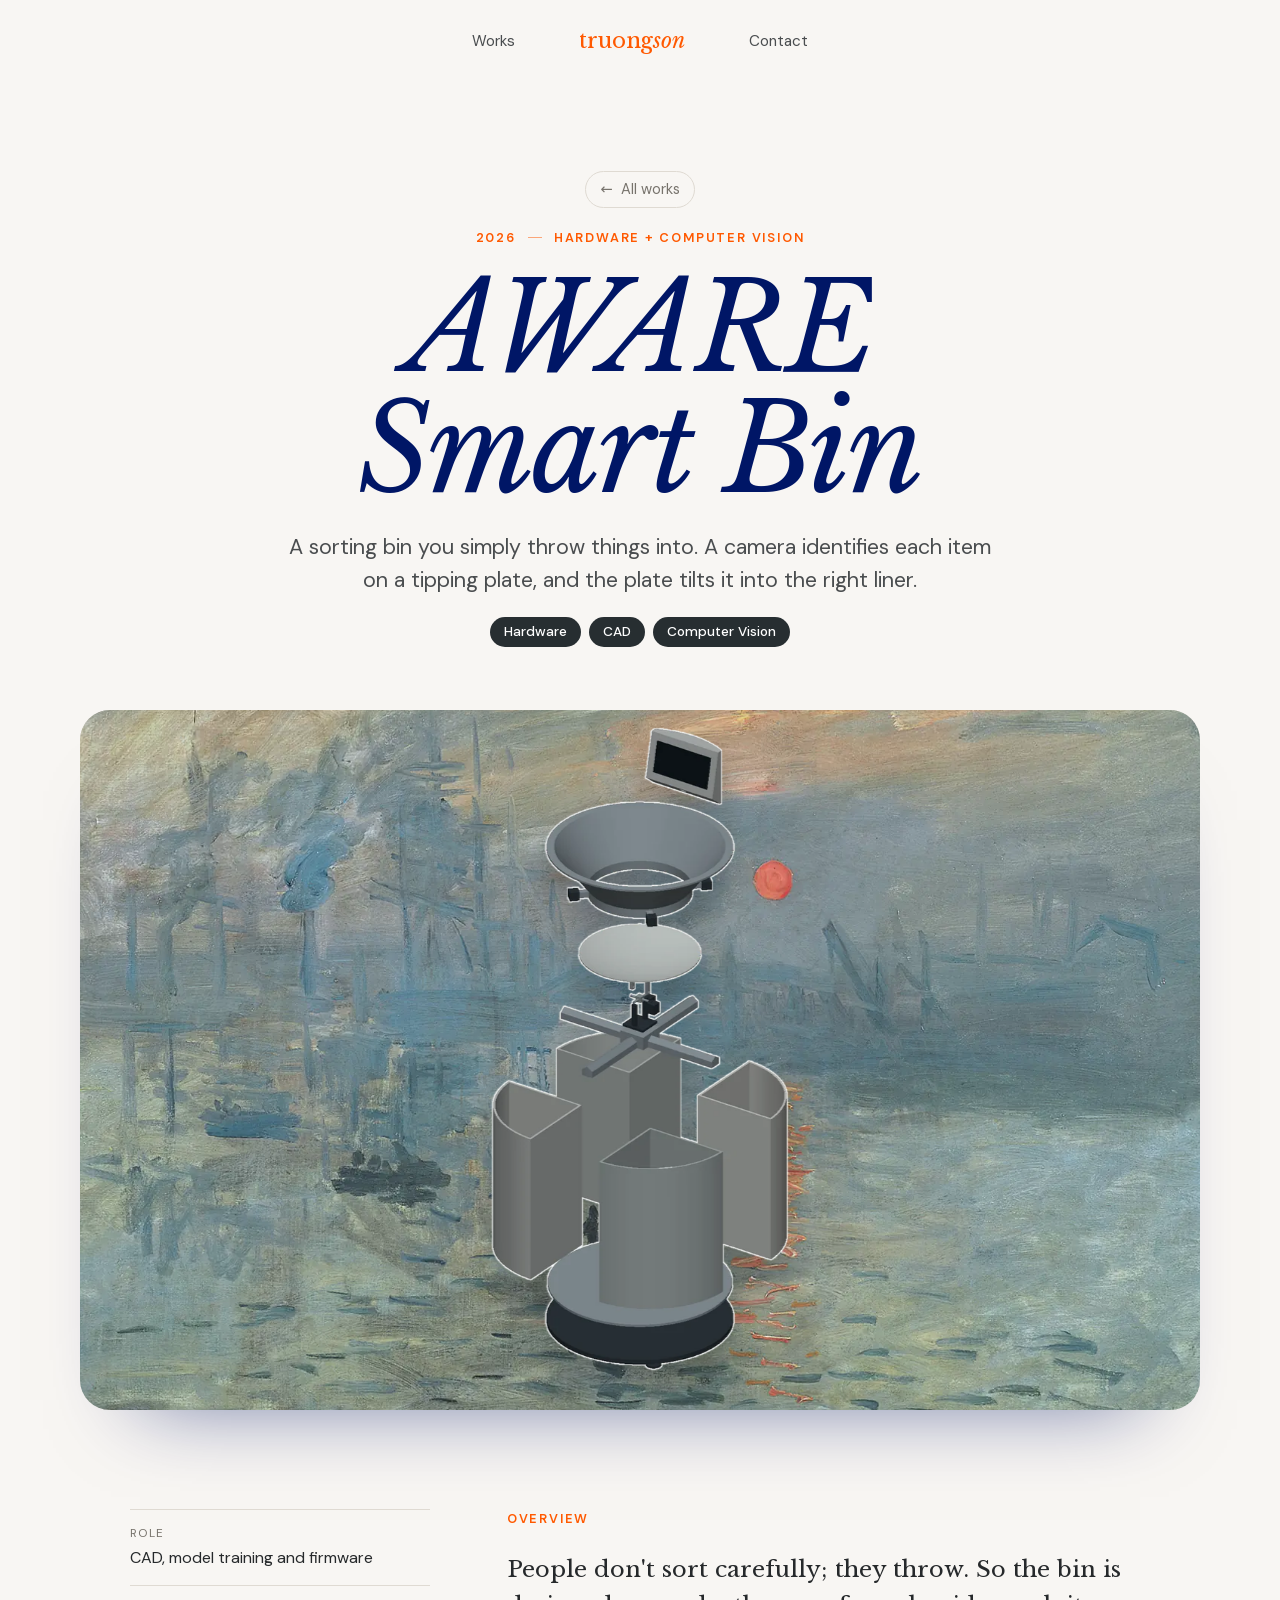
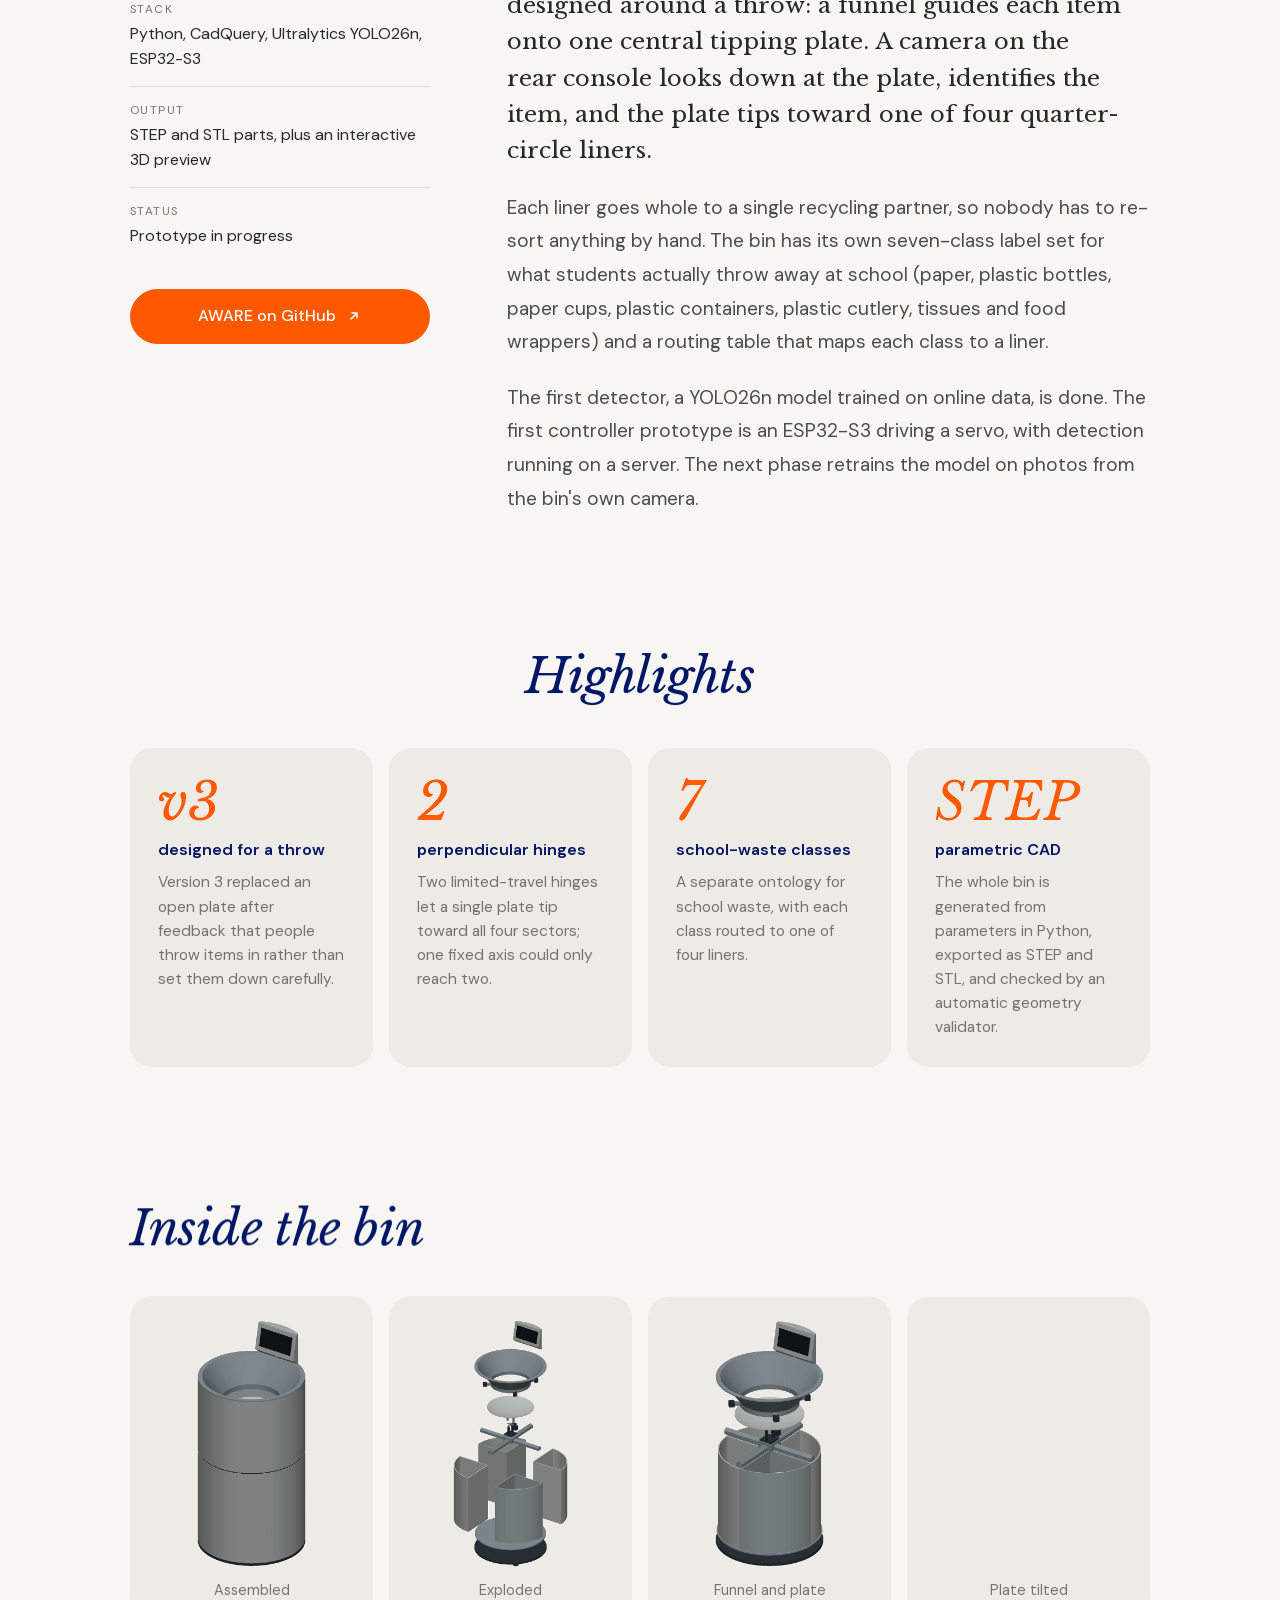
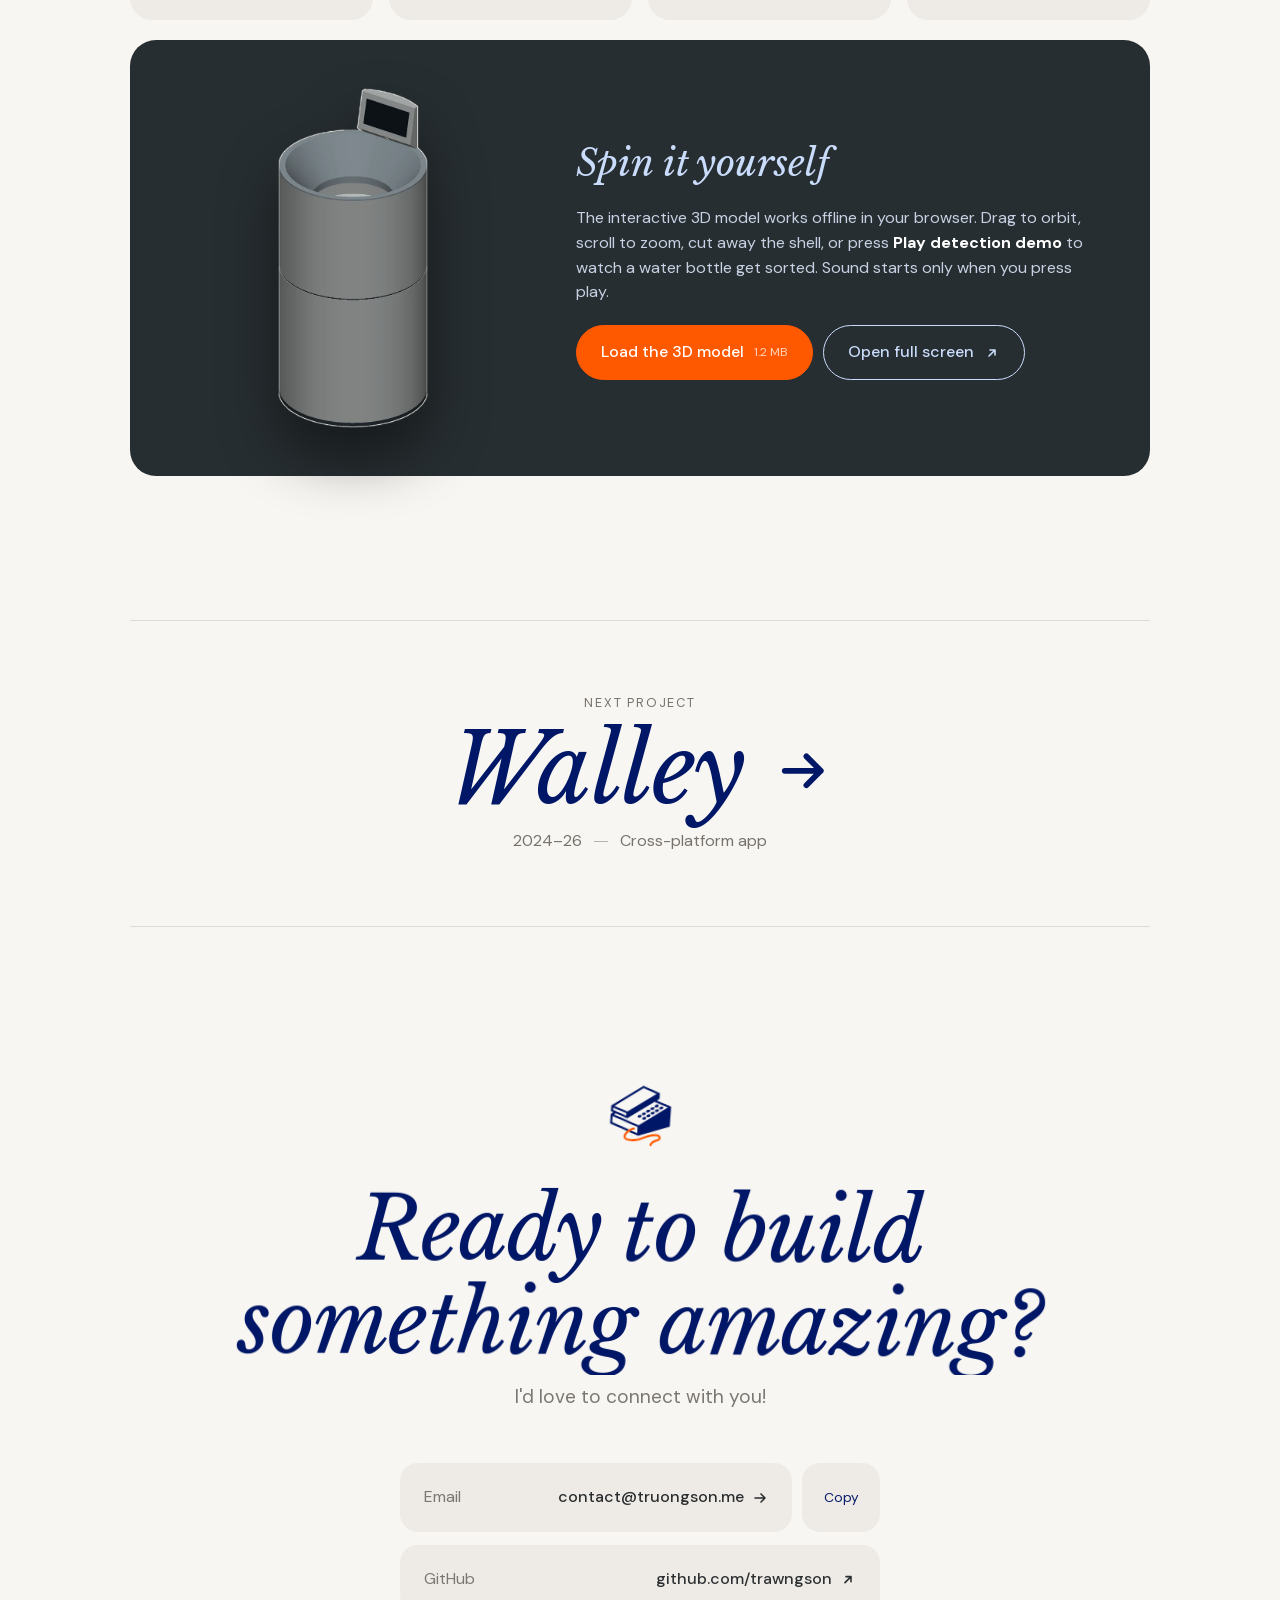
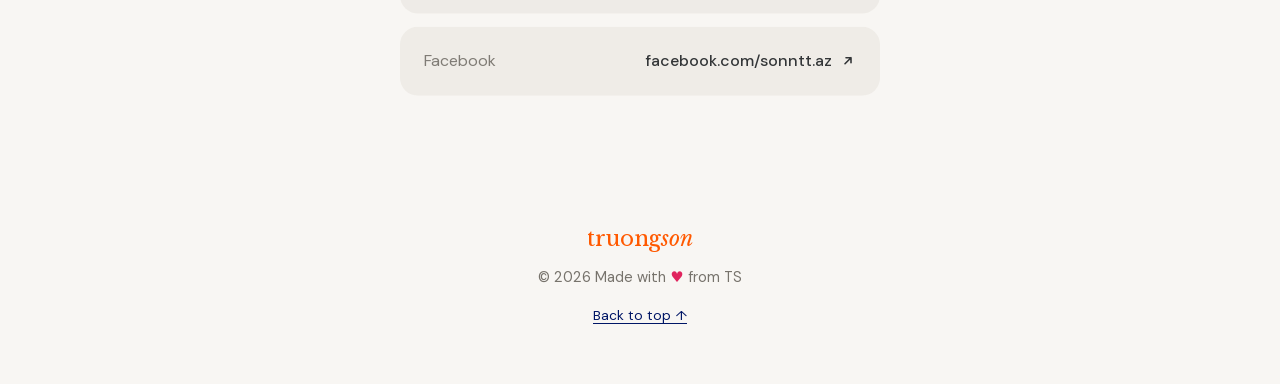
<file: works/aware-bin/index.html>
<!doctype html>
<html lang="en">
<head>
<meta charset="utf-8">
<meta name="viewport" content="width=device-width, initial-scale=1">
<title>AWARE Smart Bin | Nguyen Truong Son</title>
<meta name="description" content="AWARE's physical sibling: a sorting bin you simply throw things into. A camera identifies each item on a tipping plate, which tilts it into one of four liners.">
<link rel="canonical" href="https://truongson.me/works/aware-bin/">
<meta property="og:type" content="website">
<meta property="og:site_name" content="Nguyen Truong Son">
<meta property="og:title" content="AWARE Smart Bin | Nguyen Truong Son">
<meta property="og:description" content="AWARE's physical sibling: a sorting bin you simply throw things into. A camera identifies each item on a tipping plate, which tilts it into one of four liners.">
<meta property="og:url" content="https://truongson.me/works/aware-bin/">
<meta property="og:image" content="https://truongson.me/assets/img/og-card.jpg">
<meta name="twitter:card" content="summary_large_image">
<meta name="theme-color" content="#f8f6f3">
<link rel="icon" href="/assets/img/favicon.svg" type="image/svg+xml">
<link rel="preload" href="/assets/fonts/libre-baskerville-italic-latin.woff2" as="font" type="font/woff2" crossorigin>
<link rel="stylesheet" href="/assets/css/site.css?v=aea3eb75c5">
<script>
// Hide animated elements only when motion is allowed, and show them again if
// the motion script never starts (blocked CDN, old browser, script error).
(function () {
  var d = document.documentElement
  d.classList.add("js")
  if (window.matchMedia && matchMedia("(prefers-reduced-motion: reduce)").matches) return
  d.classList.add("motion")
  setTimeout(function () { if (!d.classList.contains("motion-ready")) d.classList.remove("motion") }, 3000)
})()
</script>
<script defer src="/assets/vendor/gsap-3.13.0.min.js"></script>
<script defer src="/assets/vendor/scrolltrigger-3.13.0.min.js"></script>
<script defer src="/assets/vendor/splittext-3.13.0.min.js"></script>
<script defer src="/assets/vendor/lenis-1.3.3.min.js"></script>
<script defer src="/assets/js/main.js?v=cd280c4938"></script>

</head>
<body data-page="project">
<a class="skip-link" href="#main">Skip to content</a>
<div class="progress" aria-hidden="true"><span></span></div>
<header class="nav-wrap">
  <nav class="nav" aria-label="Primary">
    <a class="nav-link" href="/works/"><span>Works</span></a>
    <a class="logo" href="/" aria-label="Truong Son, home">truong<em>son</em></a>
    <a class="nav-link" href="/contact/"><span>Contact</span></a>
  </nav>
</header>
<main id="main">

<article class="project" data-project="aware-bin">
  <header class="project-hero">
    <a class="back-link" href="/works/"><span aria-hidden="true">←</span> All works</a>
    <p class="eyebrow intro" style="--delay: 0.05s"><span>2026</span><span>Hardware + computer vision</span></p>
    <h1 class="project-title intro-title"><span class="w" style="--i: 0">AWARE</span> <span class="w" style="--i: 1">Smart</span> <span class="w" style="--i: 2">Bin</span></h1>
    <p class="project-tagline intro" style="--delay: 0.35s">A sorting bin you simply throw things into. A camera identifies each item on a tipping plate, and the plate tilts it into the right liner.</p>
    <div class="intro" style="--delay: 0.45s"><ul class="tags"><li>Hardware</li><li>CAD</li><li>Computer Vision</li></ul></div>
  </header>
  <figure class="project-cover"><div class="cover cover--object" role="img" aria-label="Exploded CAD render of the smart bin over Monet's Impression, Sunrise" style="view-transition-name: cover-aware-bin">
  <img class="cover-art has-preview" src="/assets/img/art/sunrise-wide-1200.webp" srcset="/assets/img/art/sunrise-wide-800.webp 800w, /assets/img/art/sunrise-wide-1200.webp 1200w, /assets/img/art/sunrise-wide-1600.webp 1600w" sizes="(max-width: 1200px) 100vw, 1210px" alt="" width="1600" height="1000" fetchpriority="high" decoding="async" style="background-image: url([data-uri])" data-depth="0.15">
  <div class="cover-object" style="aspect-ratio: 417 / 900"><img src="/assets/img/bin/exploded.webp" alt="" width="417" height="900" fetchpriority="high" decoding="async" data-depth="0.7"></div>
</div></figure>
  <div class="project-body">
    <aside class="project-meta" aria-label="Project details" data-reveal>
      <dl>
        <div><dt>Role</dt><dd>CAD, model training and firmware</dd></div>
        <div><dt>Stack</dt><dd>Python, CadQuery, Ultralytics YOLO26n, ESP32-S3</dd></div>
        <div><dt>Output</dt><dd>STEP and STL parts, plus an interactive 3D preview</dd></div>
        <div><dt>Status</dt><dd>Prototype in progress</dd></div>
      </dl>
      <div class="project-links">
        <a class="btn btn--orange" href="https://github.com/trawngson/aware" target="_blank" rel="noopener" data-magnetic>AWARE on GitHub <svg class="arrow arrow--ext" viewBox="0 0 16 16" aria-hidden="true"><path d="M5 11 11 5M6 5h5v5" fill="none" stroke="currentColor" stroke-width="1.6" stroke-linecap="round" stroke-linejoin="round"/></svg></a>
      </div>
    </aside>
    <div class="project-overview">
      <h2 class="kicker" data-reveal>Overview</h2>
      <p data-reveal>People don't sort carefully; they throw. So the bin is designed around a throw: a funnel guides each item onto one central tipping plate. A camera on the rear console looks down at the plate, identifies the item, and the plate tips toward one of four quarter-circle liners.</p>
      <p data-reveal>Each liner goes whole to a single recycling partner, so nobody has to re-sort anything by hand. The bin has its own seven-class label set for what students actually throw away at school (paper, plastic bottles, paper cups, plastic containers, plastic cutlery, tissues and food wrappers) and a routing table that maps each class to a liner.</p>
      <p data-reveal>The first detector, a YOLO26n model trained on online data, is done. The first controller prototype is an ESP32-S3 driving a servo, with detection running on a server. The next phase retrains the model on photos from the bin's own camera.</p>
    </div>
  </div>
  
  
  <section class="highlights" aria-labelledby="hl-title">
    <h2 id="hl-title" class="section-title" data-split>Highlights</h2>
    <ul class="highlight-grid" data-stagger>
      <li class="highlight">
        <span class="hl-num" data-count="v3">v3</span>
        <span class="hl-label">designed for a throw</span>
        <p>Version 3 replaced an open plate after feedback that people throw items in rather than set them down carefully.</p>
      </li>
      <li class="highlight">
        <span class="hl-num" data-count="2">2</span>
        <span class="hl-label">perpendicular hinges</span>
        <p>Two limited-travel hinges let a single plate tip toward all four sectors; one fixed axis could only reach two.</p>
      </li>
      <li class="highlight">
        <span class="hl-num" data-count="7">7</span>
        <span class="hl-label">school-waste classes</span>
        <p>A separate ontology for school waste, with each class routed to one of four liners.</p>
      </li>
      <li class="highlight">
        <span class="hl-num" data-count="STEP">STEP</span>
        <span class="hl-label">parametric CAD</span>
        <p>The whole bin is generated from parameters in Python, exported as STEP and STL, and checked by an automatic geometry validator.</p>
      </li>
    </ul>
  </section>
  <section class="gallery gallery--renders" aria-labelledby="gallery-title">
  <div class="gallery-head">
    <h2 id="gallery-title" class="section-title" data-split>Inside the bin</h2>
  </div>
  <ul class="renders" data-stagger>
    <li class="render"><img src="/assets/img/bin/assembled.webp" alt="AWARE Smart Bin: Assembled" loading="lazy" decoding="async"><span>Assembled</span></li>
    <li class="render"><img src="/assets/img/bin/exploded.webp" alt="AWARE Smart Bin: Exploded" loading="lazy" decoding="async"><span>Exploded</span></li>
    <li class="render"><img src="/assets/img/bin/internals.webp" alt="AWARE Smart Bin: Funnel and plate" loading="lazy" decoding="async"><span>Funnel and plate</span></li>
    <li class="render"><img src="/assets/img/bin/section-tilted.webp" alt="AWARE Smart Bin: Plate tilted" loading="lazy" decoding="async"><span>Plate tilted</span></li>
  </ul>
  <div class="viewer" data-viewer="/works/aware-bin/viewer.html">
    <div class="viewer-poster">
      <img src="/assets/img/bin/assembled.webp" alt="" loading="lazy" decoding="async">
      <div class="viewer-copy">
        <h3>Spin it yourself</h3>
        <p>The interactive 3D model works offline in your browser. Drag to orbit, scroll to zoom, cut away the shell, or press <b>Play detection demo</b> to watch a water bottle get sorted. Sound starts only when you press play.</p>
        <div class="viewer-actions">
          <button class="btn btn--orange" type="button" data-viewer-load>Load the 3D model <small>1.2 MB</small></button>
          <a class="btn btn--ghost" href="/works/aware-bin/viewer.html" target="_blank" rel="noopener">Open full screen <svg class="arrow arrow--ext" viewBox="0 0 16 16" aria-hidden="true"><path d="M5 11 11 5M6 5h5v5" fill="none" stroke="currentColor" stroke-width="1.6" stroke-linecap="round" stroke-linejoin="round"/></svg></a>
        </div>
      </div>
    </div>
  </div>
</section>
  
  <nav class="next-project" aria-label="Next project">
    <a href="/works/walley/" data-cursor="Next">
      <span class="next-label">Next project</span>
      <span class="next-title">Walley <svg class="arrow" viewBox="0 0 16 16" aria-hidden="true"><path d="M3 8h10M9 4l4 4-4 4" fill="none" stroke="currentColor" stroke-width="1.6" stroke-linecap="round" stroke-linejoin="round"/></svg></span>
      <span class="next-kind"><span>2024–26</span><span>Cross-platform app</span></span>
    </a>
  </nav>
</article>
<section class="contact" aria-labelledby="contact-title">
  <div class="section-head">
    <svg class="section-icon section-icon--fax" aria-hidden="true" focusable="false" viewBox="0 0 25 25" xmlns="http://www.w3.org/2000/svg"><path d="M 13.554 4.121 L 14.357 3.56 L 14.357 1.832 L 9.305 0 L 0 6.505 L 0 8.231 L 0.801 8.522 L 0 9.082 L 0 11.948 L 8.645 15.093 L 18 11.695 L 18 5.736 Z M 9.396 0.684 L 13.392 2.133 L 4.958 8.029 L 0.965 6.578 Z M 0.613 7.102 L 4.696 8.586 L 4.696 9.287 L 0.613 7.803 Z M 8.339 14.33 L 0.613 11.52 L 0.613 9.679 L 8.339 12.49 Z M 8.6 11.933 L 0.965 9.155 L 1.505 8.778 L 5.048 10.066 L 12.941 4.55 L 17.035 6.037 Z" fill="var(--navy)" height="15.093399999999999px" id="TcVBdGAML" transform="translate(3.5 1)" width="18px"/><path d="M 1.103 0.086 C 1.136 0.109 1.162 0.135 1.182 0.164 C 1.284 0.313 1.209 0.528 0.982 0.686 C 0.711 0.876 0.327 0.914 0.123 0.772 C 0.09 0.749 0.064 0.722 0.044 0.694 C -0.057 0.545 0.018 0.33 0.245 0.171 C 0.516 -0.018 0.9 -0.056 1.103 0.086 Z" fill="var(--navy)" height="1px" id="XB9sHV6XO" transform="translate(13.038 10.299)" width="1.2268513404660126px"/><path d="M 1.103 0.086 C 1.136 0.109 1.162 0.135 1.182 0.164 C 1.284 0.313 1.209 0.528 0.982 0.686 C 0.711 0.876 0.326 0.914 0.123 0.772 C 0.09 0.749 0.064 0.722 0.045 0.694 C -0.057 0.545 0.018 0.33 0.245 0.171 C 0.515 -0.018 0.9 -0.056 1.103 0.086 Z" fill="var(--navy)" height="1px" id="L22u6owDv" transform="translate(11.631 9.787)" width="1.2266147736854904px"/><path d="M 1.104 0.086 C 1.136 0.109 1.163 0.135 1.182 0.164 C 1.284 0.313 1.209 0.528 0.982 0.686 C 0.711 0.876 0.327 0.914 0.123 0.772 C 0.09 0.749 0.064 0.722 0.045 0.694 C -0.057 0.545 0.018 0.33 0.245 0.171 C 0.516 -0.018 0.9 -0.056 1.104 0.086 Z" fill="var(--navy)" height="1px" id="f0gDmi85_" transform="translate(14.265 9.441)" width="1.2269392586073167px"/><path d="M 1.104 0.086 C 1.137 0.109 1.163 0.135 1.182 0.164 C 1.284 0.313 1.209 0.528 0.982 0.686 C 0.711 0.876 0.327 0.914 0.123 0.772 C 0.09 0.749 0.064 0.722 0.045 0.693 C -0.057 0.544 0.018 0.33 0.245 0.171 C 0.516 -0.018 0.9 -0.056 1.104 0.086 Z" fill="var(--navy)" height="1px" id="XRmJgJI3i" transform="translate(12.858 8.93)" width="1.2269392586073025px"/><path d="M 1.104 0.086 C 1.137 0.109 1.163 0.135 1.182 0.164 C 1.284 0.313 1.209 0.528 0.982 0.686 C 0.711 0.876 0.327 0.914 0.123 0.772 C 0.091 0.749 0.064 0.722 0.045 0.694 C -0.057 0.545 0.018 0.33 0.245 0.171 C 0.516 -0.018 0.9 -0.056 1.104 0.086 Z" fill="var(--navy)" height="1px" id="wsCLkGZ6y" transform="translate(15.492 8.583)" width="1.2268689103426667px"/><path d="M 1.104 0.086 C 1.136 0.109 1.163 0.135 1.182 0.164 C 1.284 0.313 1.209 0.528 0.982 0.687 C 0.711 0.876 0.327 0.914 0.123 0.772 C 0.09 0.749 0.064 0.722 0.045 0.694 C -0.057 0.545 0.018 0.33 0.245 0.171 C 0.516 -0.018 0.9 -0.056 1.104 0.086 Z" fill="var(--navy)" height="1px" id="UqTGtjMla" transform="translate(14.085 8.072)" width="1.2269055199070777px"/><path d="M 1.104 0.086 C 1.137 0.109 1.163 0.135 1.182 0.164 C 1.284 0.313 1.209 0.528 0.982 0.686 C 0.711 0.876 0.327 0.914 0.123 0.772 C 0.09 0.749 0.064 0.722 0.045 0.694 C -0.057 0.545 0.018 0.33 0.245 0.171 C 0.516 -0.018 0.9 -0.056 1.104 0.086 Z" fill="var(--navy)" height="1px" id="RaGfd1gJR" transform="translate(16.719 7.726)" width="1.2268147736854758px"/><path d="M 1.104 0.086 C 1.137 0.109 1.163 0.135 1.182 0.164 C 1.284 0.313 1.209 0.528 0.982 0.687 C 0.711 0.876 0.327 0.914 0.123 0.772 C 0.09 0.749 0.064 0.722 0.045 0.694 C -0.057 0.545 0.018 0.33 0.245 0.171 C 0.516 -0.018 0.9 -0.056 1.104 0.086 Z" fill="var(--navy)" height="1px" id="gI39y_TTg" transform="translate(15.311 7.214)" width="1.22674442542084px"/><path d="M 1.104 0.086 C 1.136 0.109 1.163 0.135 1.182 0.164 C 1.284 0.313 1.209 0.528 0.982 0.687 C 0.711 0.876 0.327 0.914 0.123 0.772 C 0.09 0.749 0.064 0.722 0.044 0.694 C -0.057 0.545 0.018 0.33 0.245 0.171 C 0.516 -0.018 0.9 -0.056 1.104 0.086 Z" fill="var(--navy)" height="1px" id="B6pvGR_Wl" transform="translate(17.946 6.868)" width="1.2268147736854758px"/><path d="M 1.104 0.086 C 1.136 0.109 1.163 0.135 1.182 0.164 C 1.284 0.313 1.209 0.528 0.982 0.686 C 0.711 0.876 0.327 0.914 0.123 0.772 C 0.09 0.749 0.064 0.722 0.045 0.694 C -0.057 0.545 0.018 0.33 0.245 0.171 C 0.516 -0.018 0.9 -0.056 1.104 0.086 Z" fill="var(--navy)" height="1px" id="bbeGa4AZ4" transform="translate(16.538 6.357)" width="1.2268147736854687px"/><path d="M 2.917 0.02 C 2.566 0.148 2.205 0.26 1.867 0.419 C 1.367 0.654 0.921 1.047 0.576 1.474 C 0.262 1.863 -0.006 2.338 0 2.852 C 0.006 3.389 0.4 3.737 0.865 3.925 C 1.522 4.191 2.353 4.166 3.045 4.112 C 3.825 4.051 4.592 3.871 5.304 3.546 C 6.661 2.924 8.101 2.211 9.628 2.175 C 9.927 2.168 10.389 2.207 10.537 2.424 C 10.705 2.671 10.516 2.887 10.263 3.014 C 9.857 3.219 9.408 3.321 9.009 3.548 C 8.488 3.844 8.139 4.325 7.991 4.902 C 7.893 5.285 8.484 5.447 8.582 5.065 C 8.858 3.99 9.866 3.95 10.688 3.481 C 11.4 3.075 11.355 2.058 10.602 1.728 C 10.181 1.542 9.702 1.542 9.251 1.585 C 8.571 1.651 7.906 1.833 7.26 2.052 C 6.417 2.337 5.642 2.755 4.822 3.092 C 4.081 3.396 3.267 3.515 2.471 3.525 C 1.936 3.532 1.115 3.546 0.716 3.123 C 0.439 2.831 0.734 2.318 0.904 2.056 C 1.188 1.618 1.612 1.257 2.066 1.004 C 2.381 0.829 2.742 0.733 3.08 0.61 C 3.448 0.476 3.289 -0.116 2.917 0.02 Z" fill="var(--orange)" height="5.282784710833035px" id="jfAGWIIWN" transform="translate(7.811 13.717)" width="11.195729794649612px"/></svg>
    <h2 id="contact-title" class="section-title section-title--xl" data-split>Ready to build something amazing?</h2>
    <p class="section-lede" data-reveal>I'd love to connect with you!</p>
  </div>
  <ul class="contact-list" data-stagger>
    <li>
      <a class="contact-row" href="mailto:contact@truongson.me" data-magnetic>
        <span class="contact-label">Email</span>
        <span class="contact-value">contact@truongson.me <svg class="arrow" viewBox="0 0 16 16" aria-hidden="true"><path d="M3 8h10M9 4l4 4-4 4" fill="none" stroke="currentColor" stroke-width="1.6" stroke-linecap="round" stroke-linejoin="round"/></svg></span>
      </a><button class="copy-btn" type="button" data-copy="contact@truongson.me" aria-label="Copy email address"><span>Copy</span></button>
    </li>
<li>
      <a class="contact-row" href="https://github.com/trawngson" target="_blank" rel="noopener" data-magnetic>
        <span class="contact-label">GitHub</span>
        <span class="contact-value">github.com/trawngson <svg class="arrow arrow--ext" viewBox="0 0 16 16" aria-hidden="true"><path d="M5 11 11 5M6 5h5v5" fill="none" stroke="currentColor" stroke-width="1.6" stroke-linecap="round" stroke-linejoin="round"/></svg></span>
      </a>
    </li>
<li>
      <a class="contact-row" href="https://facebook.com/sonntt.az" target="_blank" rel="noopener" data-magnetic>
        <span class="contact-label">Facebook</span>
        <span class="contact-value">facebook.com/sonntt.az <svg class="arrow arrow--ext" viewBox="0 0 16 16" aria-hidden="true"><path d="M5 11 11 5M6 5h5v5" fill="none" stroke="currentColor" stroke-width="1.6" stroke-linecap="round" stroke-linejoin="round"/></svg></span>
      </a>
    </li>
  </ul>
  
</section>

</main>
<footer class="footer">
  <a class="logo logo--footer" href="/" aria-label="Truong Son, home">truong<em>son</em></a>
  <p>© 2026 Made with <span class="heart" aria-label="love">♥️</span> from TS</p>
  <button class="to-top" type="button" data-to-top>Back to top <span aria-hidden="true">↑</span></button>
</footer>
</body>
</html>
</file>
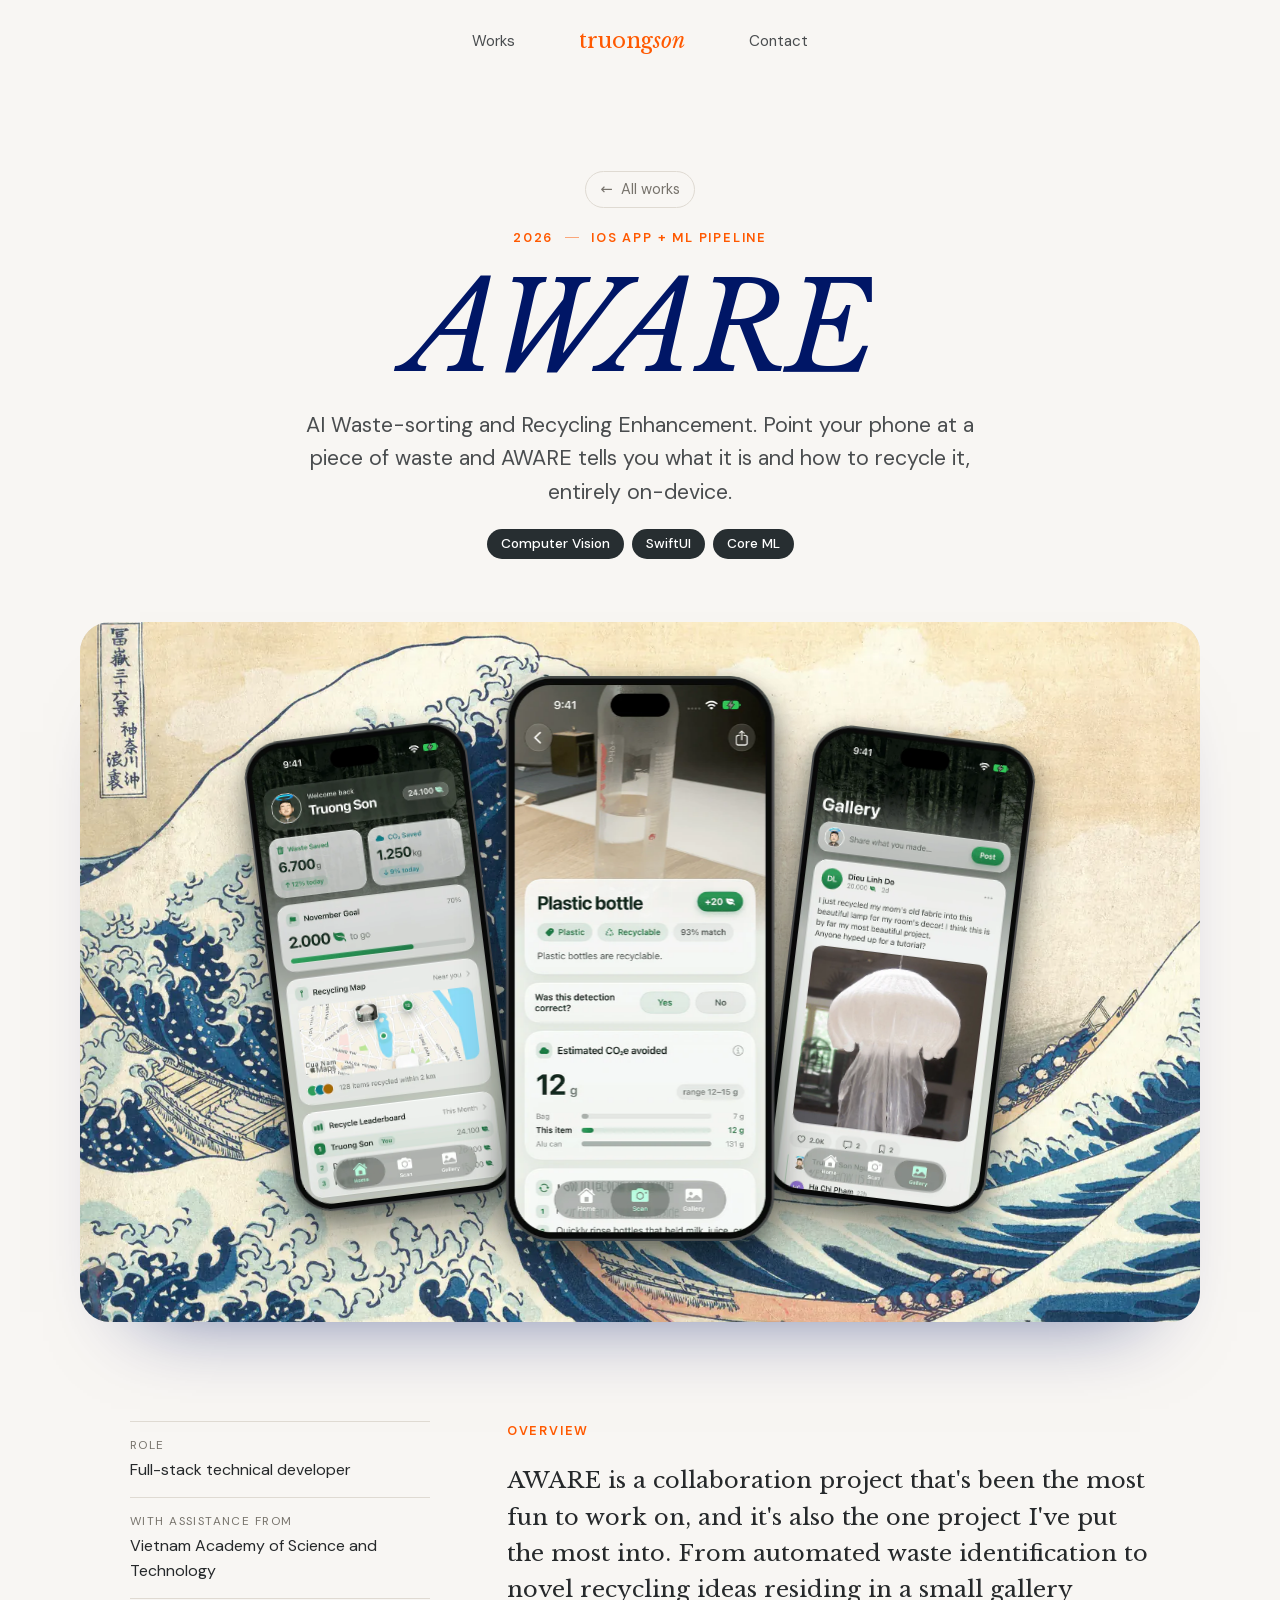
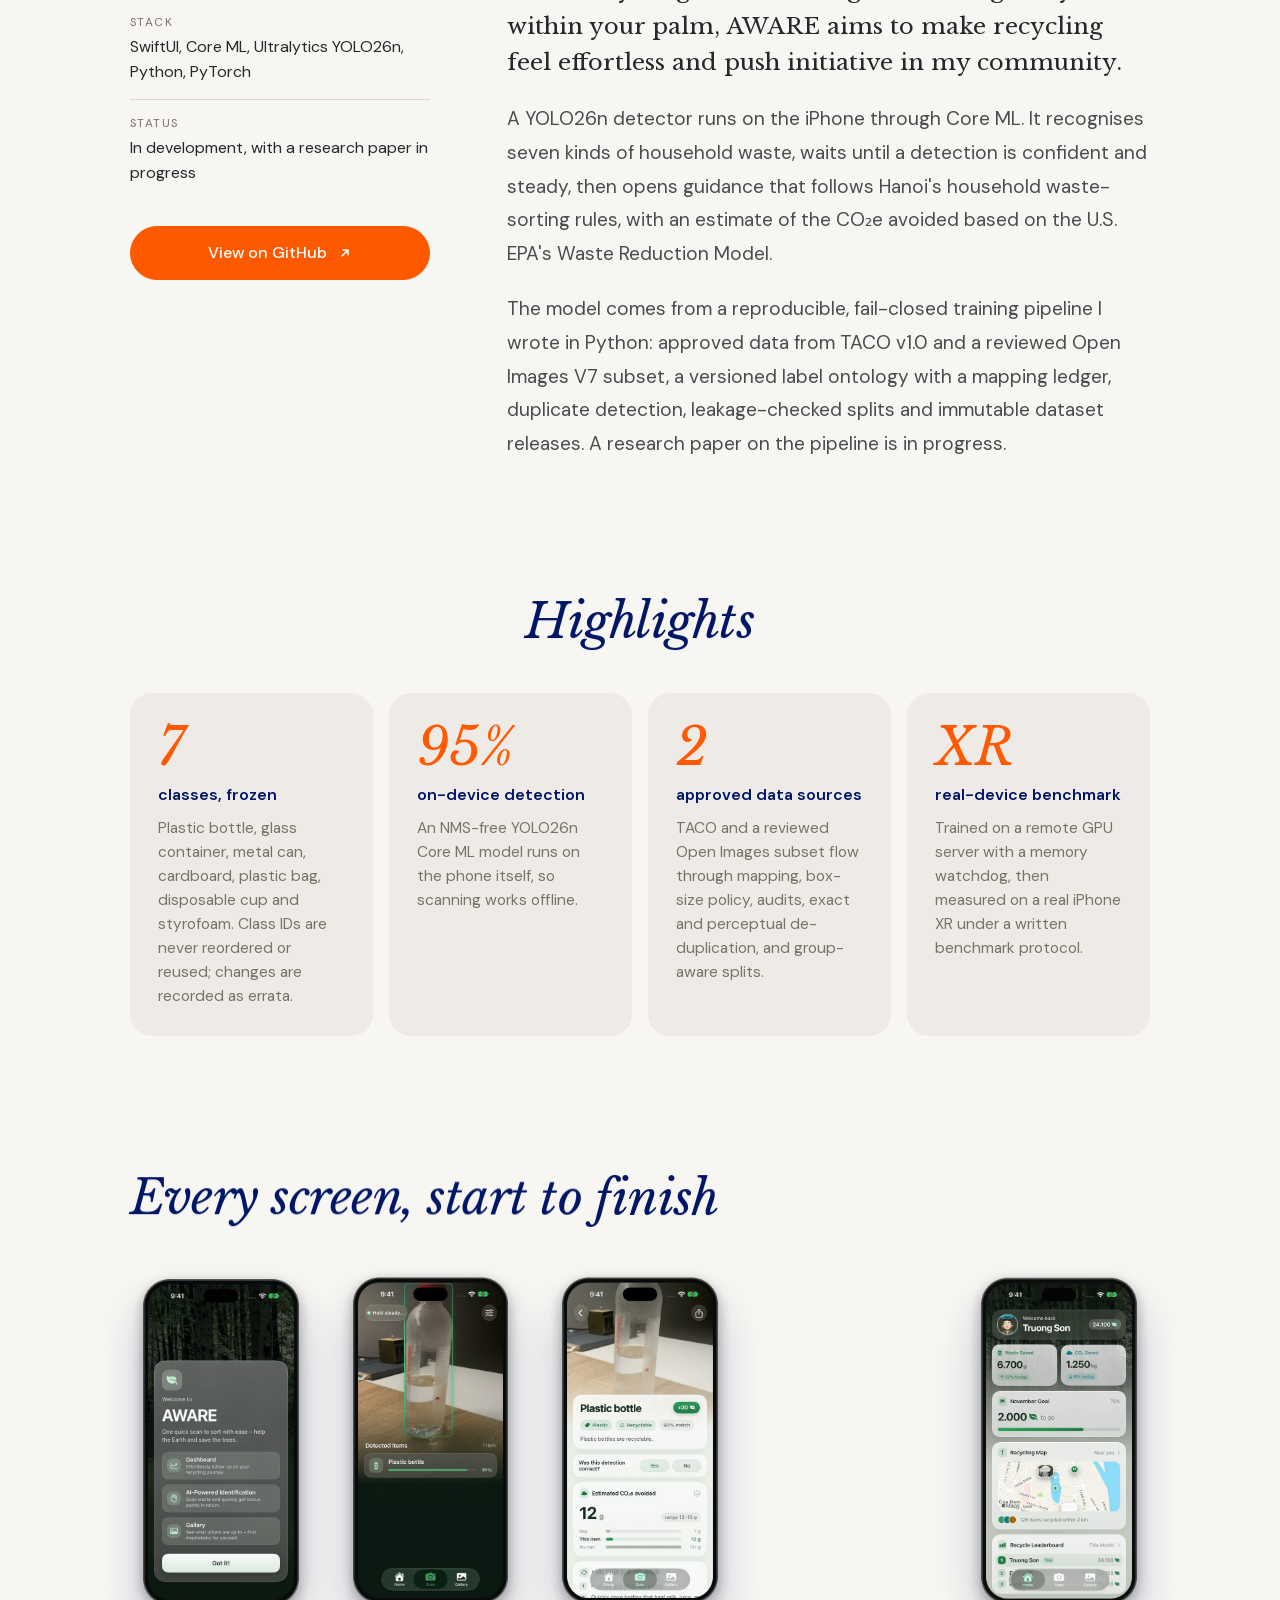
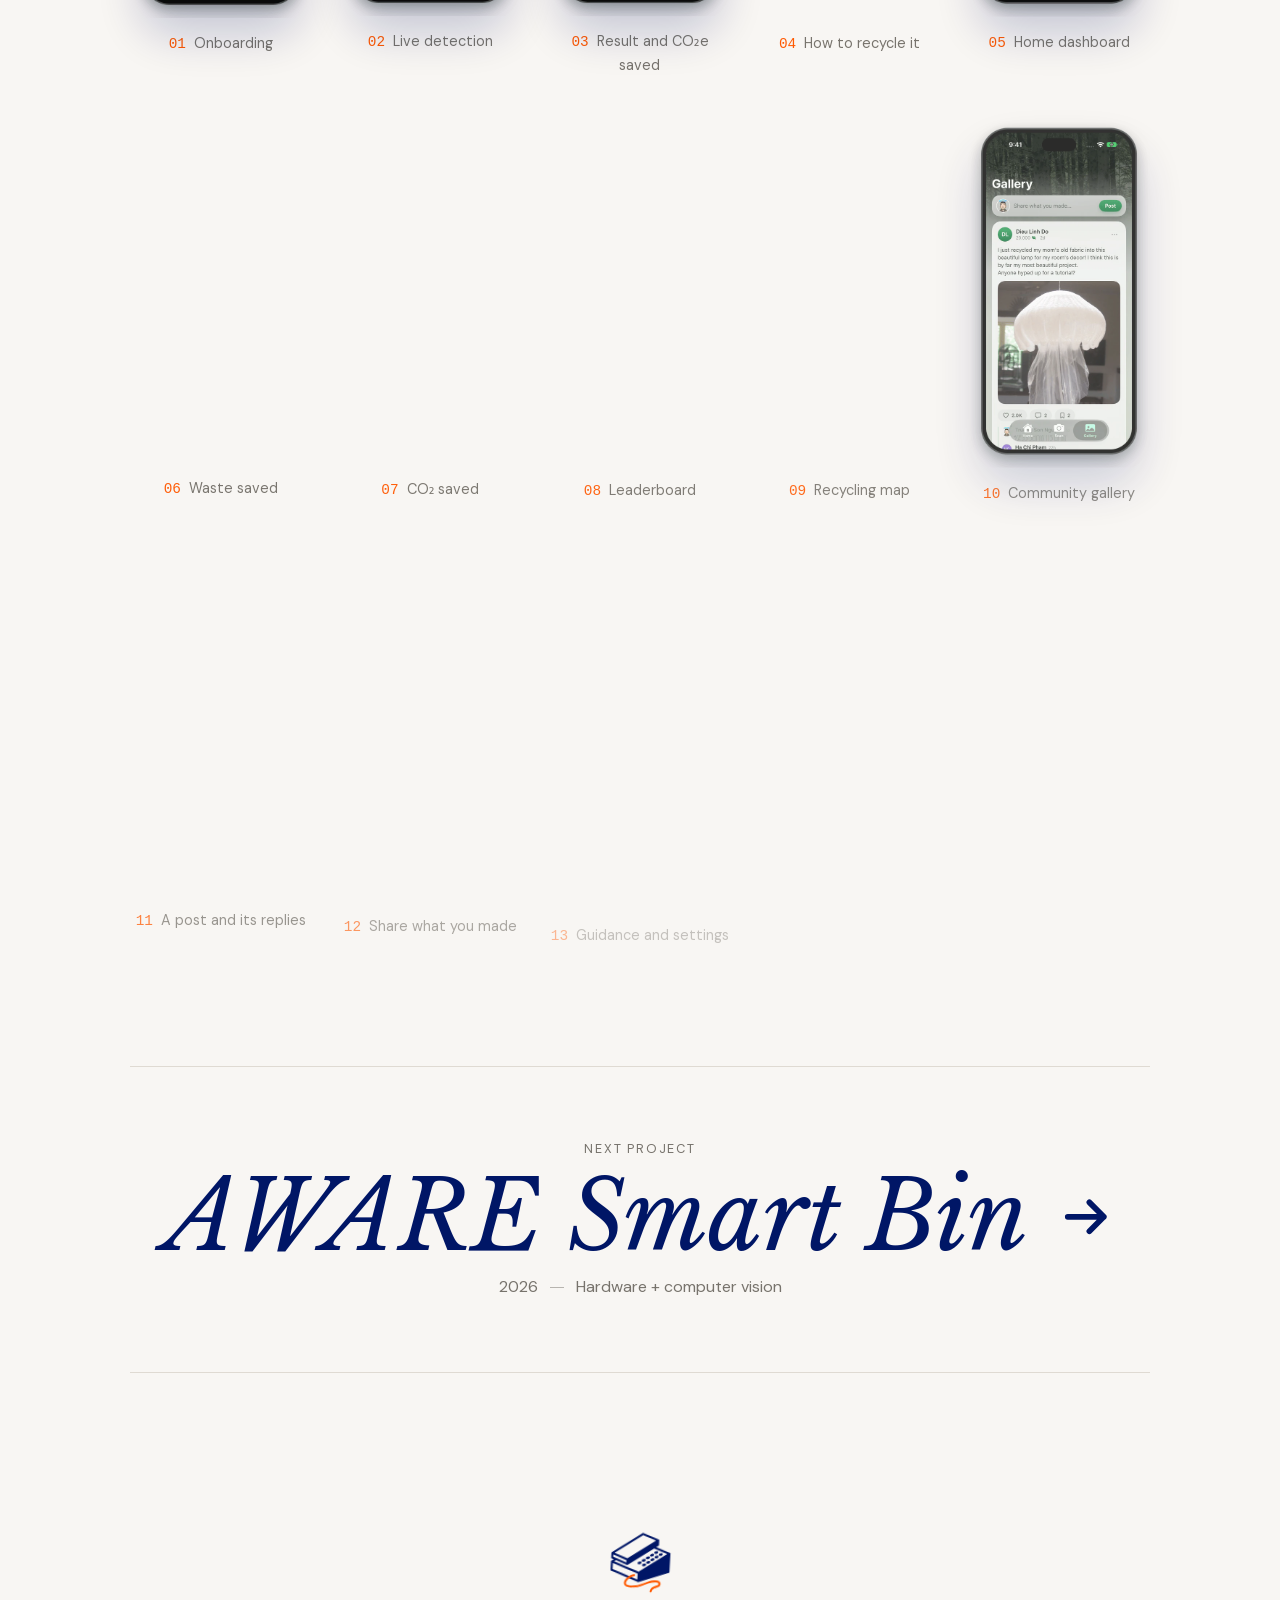
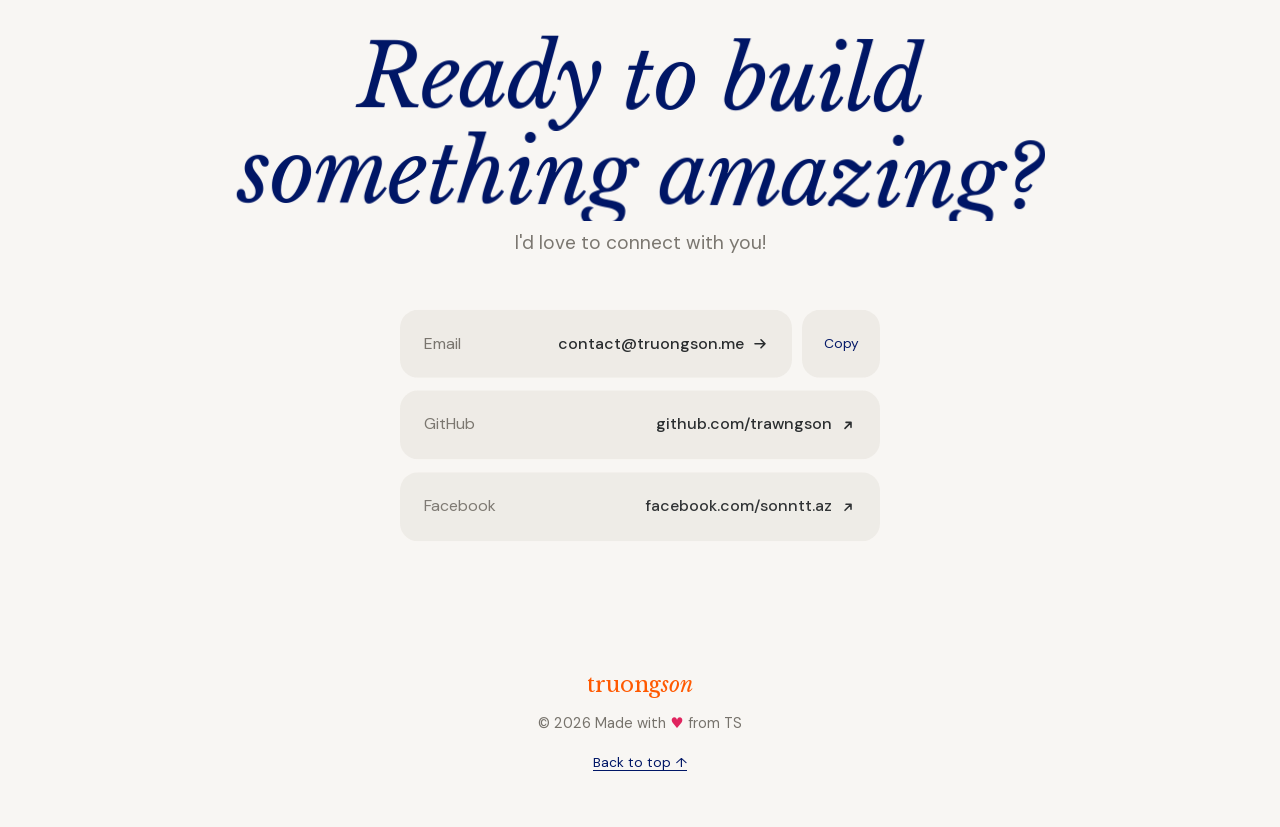
<file: works/aware/index.html>
<!doctype html>
<html lang="en">
<head>
<meta charset="utf-8">
<meta name="viewport" content="width=device-width, initial-scale=1">
<title>AWARE | Nguyen Truong Son</title>
<meta name="description" content="AWARE (AI Waste-sorting and Recycling Enhancement) is an iOS app that recognises household waste through the camera, fully on-device, and shows how to recycle it in Hanoi.">
<link rel="canonical" href="https://truongson.me/works/aware/">
<meta property="og:type" content="website">
<meta property="og:site_name" content="Nguyen Truong Son">
<meta property="og:title" content="AWARE | Nguyen Truong Son">
<meta property="og:description" content="AWARE (AI Waste-sorting and Recycling Enhancement) is an iOS app that recognises household waste through the camera, fully on-device, and shows how to recycle it in Hanoi.">
<meta property="og:url" content="https://truongson.me/works/aware/">
<meta property="og:image" content="https://truongson.me/assets/img/og-card.jpg">
<meta name="twitter:card" content="summary_large_image">
<meta name="theme-color" content="#f8f6f3">
<link rel="icon" href="/assets/img/favicon.svg" type="image/svg+xml">
<link rel="preload" href="/assets/fonts/libre-baskerville-italic-latin.woff2" as="font" type="font/woff2" crossorigin>
<link rel="stylesheet" href="/assets/css/site.css?v=aea3eb75c5">
<script>
// Hide animated elements only when motion is allowed, and show them again if
// the motion script never starts (blocked CDN, old browser, script error).
(function () {
  var d = document.documentElement
  d.classList.add("js")
  if (window.matchMedia && matchMedia("(prefers-reduced-motion: reduce)").matches) return
  d.classList.add("motion")
  setTimeout(function () { if (!d.classList.contains("motion-ready")) d.classList.remove("motion") }, 3000)
})()
</script>
<script defer src="/assets/vendor/gsap-3.13.0.min.js"></script>
<script defer src="/assets/vendor/scrolltrigger-3.13.0.min.js"></script>
<script defer src="/assets/vendor/splittext-3.13.0.min.js"></script>
<script defer src="/assets/vendor/lenis-1.3.3.min.js"></script>
<script defer src="/assets/js/main.js?v=cd280c4938"></script>

</head>
<body data-page="project">
<a class="skip-link" href="#main">Skip to content</a>
<div class="progress" aria-hidden="true"><span></span></div>
<header class="nav-wrap">
  <nav class="nav" aria-label="Primary">
    <a class="nav-link" href="/works/"><span>Works</span></a>
    <a class="logo" href="/" aria-label="Truong Son, home">truong<em>son</em></a>
    <a class="nav-link" href="/contact/"><span>Contact</span></a>
  </nav>
</header>
<main id="main">

<article class="project" data-project="aware">
  <header class="project-hero">
    <a class="back-link" href="/works/"><span aria-hidden="true">←</span> All works</a>
    <p class="eyebrow intro" style="--delay: 0.05s"><span>2026</span><span>iOS app + ML pipeline</span></p>
    <h1 class="project-title intro-title"><span class="w" style="--i: 0">AWARE</span></h1>
    <p class="project-tagline intro" style="--delay: 0.35s">AI Waste-sorting and Recycling Enhancement. Point your phone at a piece of waste and AWARE tells you what it is and how to recycle it, entirely on-device.</p>
    <div class="intro" style="--delay: 0.45s"><ul class="tags"><li>Computer Vision</li><li>SwiftUI</li><li>Core ML</li></ul></div>
  </header>
  <figure class="project-cover"><div class="cover cover--phones" role="img" aria-label="Three AWARE screens over Hokusai's The Great Wave off Kanagawa" style="view-transition-name: cover-aware">
  <img class="cover-art has-preview" src="/assets/img/art/greatwave-wide-1200.webp" srcset="/assets/img/art/greatwave-wide-800.webp 800w, /assets/img/art/greatwave-wide-1200.webp 1200w, /assets/img/art/greatwave-wide-1600.webp 1600w, /assets/img/art/greatwave-wide-2400.webp 2400w" sizes="(max-width: 1200px) 100vw, 1210px" alt="" width="2400" height="1500" fetchpriority="high" decoding="async" style="background-image: url([data-uri])" data-depth="0.15">
  <div class="cover-phones">
    <div class="cover-phone cover-phone--1"><img src="/assets/img/aware/home.webp" alt="" width="502" height="966" fetchpriority="high" decoding="async" data-depth="0.5"></div>
    <div class="cover-phone cover-phone--2"><img src="/assets/img/aware/scan-results.webp" alt="" width="502" height="966" fetchpriority="high" decoding="async" data-depth="0.8"></div>
    <div class="cover-phone cover-phone--3"><img src="/assets/img/aware/gallery.webp" alt="" width="502" height="966" fetchpriority="high" decoding="async" data-depth="0.5"></div>
  </div>
</div></figure>
  <div class="project-body">
    <aside class="project-meta" aria-label="Project details" data-reveal>
      <dl>
        <div><dt>Role</dt><dd>Full-stack technical developer</dd></div>
        <div><dt>With assistance from</dt><dd>Vietnam Academy of Science and Technology</dd></div>
        <div><dt>Stack</dt><dd>SwiftUI, Core ML, Ultralytics YOLO26n, Python, PyTorch</dd></div>
        <div><dt>Status</dt><dd>In development, with a research paper in progress</dd></div>
      </dl>
      <div class="project-links">
        <a class="btn btn--orange" href="https://github.com/trawngson/aware" target="_blank" rel="noopener" data-magnetic>View on GitHub <svg class="arrow arrow--ext" viewBox="0 0 16 16" aria-hidden="true"><path d="M5 11 11 5M6 5h5v5" fill="none" stroke="currentColor" stroke-width="1.6" stroke-linecap="round" stroke-linejoin="round"/></svg></a>
      </div>
    </aside>
    <div class="project-overview">
      <h2 class="kicker" data-reveal>Overview</h2>
      <p data-reveal>AWARE is a collaboration project that's been the most fun to work on, and it's also the one project I've put the most into. From automated waste identification to novel recycling ideas residing in a small gallery within your palm, AWARE aims to make recycling feel effortless and push initiative in my community.</p>
      <p data-reveal>A YOLO26n detector runs on the iPhone through Core ML. It recognises seven kinds of household waste, waits until a detection is confident and steady, then opens guidance that follows Hanoi's household waste-sorting rules, with an estimate of the CO₂e avoided based on the U.S. EPA's Waste Reduction Model.</p>
      <p data-reveal>The model comes from a reproducible, fail-closed training pipeline I wrote in Python: approved data from TACO v1.0 and a reviewed Open Images V7 subset, a versioned label ontology with a mapping ledger, duplicate detection, leakage-checked splits and immutable dataset releases. A research paper on the pipeline is in progress.</p>
    </div>
  </div>
  
  
  <section class="highlights" aria-labelledby="hl-title">
    <h2 id="hl-title" class="section-title" data-split>Highlights</h2>
    <ul class="highlight-grid" data-stagger>
      <li class="highlight">
        <span class="hl-num" data-count="7">7</span>
        <span class="hl-label">classes, frozen</span>
        <p>Plastic bottle, glass container, metal can, cardboard, plastic bag, disposable cup and styrofoam. Class IDs are never reordered or reused; changes are recorded as errata.</p>
      </li>
      <li class="highlight">
        <span class="hl-num" data-count="100%">100%</span>
        <span class="hl-label">on-device detection</span>
        <p>An NMS-free YOLO26n Core ML model runs on the phone itself, so scanning works offline.</p>
      </li>
      <li class="highlight">
        <span class="hl-num" data-count="2">2</span>
        <span class="hl-label">approved data sources</span>
        <p>TACO and a reviewed Open Images subset flow through mapping, box-size policy, audits, exact and perceptual de-duplication, and group-aware splits.</p>
      </li>
      <li class="highlight">
        <span class="hl-num" data-count="XR">XR</span>
        <span class="hl-label">real-device benchmark</span>
        <p>Trained on a remote GPU server with a memory watchdog, then measured on a real iPhone XR under a written benchmark protocol.</p>
      </li>
    </ul>
  </section>
  <section class="gallery gallery--phones" aria-labelledby="gallery-title">
  <div class="gallery-head">
    <h2 id="gallery-title" class="section-title" data-split>Every screen, start to finish</h2>
  </div>
  <ol class="shots" data-stagger>
    <li class="shot">
      <img src="/assets/img/aware/onboarding.webp" alt="Onboarding" loading="lazy" decoding="async">
      <span class="shot-caption"><b>01</b> Onboarding</span>
    </li>
    <li class="shot">
      <img src="/assets/img/aware/scan-live.webp" alt="Live detection" loading="lazy" decoding="async">
      <span class="shot-caption"><b>02</b> Live detection</span>
    </li>
    <li class="shot">
      <img src="/assets/img/aware/scan-results.webp" alt="Result and CO₂e saved" loading="lazy" decoding="async">
      <span class="shot-caption"><b>03</b> Result and CO₂e saved</span>
    </li>
    <li class="shot">
      <img src="/assets/img/aware/scan-guidance.webp" alt="How to recycle it" loading="lazy" decoding="async">
      <span class="shot-caption"><b>04</b> How to recycle it</span>
    </li>
    <li class="shot">
      <img src="/assets/img/aware/home.webp" alt="Home dashboard" loading="lazy" decoding="async">
      <span class="shot-caption"><b>05</b> Home dashboard</span>
    </li>
    <li class="shot">
      <img src="/assets/img/aware/waste-saved.webp" alt="Waste saved" loading="lazy" decoding="async">
      <span class="shot-caption"><b>06</b> Waste saved</span>
    </li>
    <li class="shot">
      <img src="/assets/img/aware/co2-saved.webp" alt="CO₂ saved" loading="lazy" decoding="async">
      <span class="shot-caption"><b>07</b> CO₂ saved</span>
    </li>
    <li class="shot">
      <img src="/assets/img/aware/leaderboard.webp" alt="Leaderboard" loading="lazy" decoding="async">
      <span class="shot-caption"><b>08</b> Leaderboard</span>
    </li>
    <li class="shot">
      <img src="/assets/img/aware/recycling-map.webp" alt="Recycling map" loading="lazy" decoding="async">
      <span class="shot-caption"><b>09</b> Recycling map</span>
    </li>
    <li class="shot">
      <img src="/assets/img/aware/gallery.webp" alt="Community gallery" loading="lazy" decoding="async">
      <span class="shot-caption"><b>10</b> Community gallery</span>
    </li>
    <li class="shot">
      <img src="/assets/img/aware/post.webp" alt="A post and its replies" loading="lazy" decoding="async">
      <span class="shot-caption"><b>11</b> A post and its replies</span>
    </li>
    <li class="shot">
      <img src="/assets/img/aware/new-post.webp" alt="Share what you made" loading="lazy" decoding="async">
      <span class="shot-caption"><b>12</b> Share what you made</span>
    </li>
    <li class="shot">
      <img src="/assets/img/aware/more.webp" alt="Guidance and settings" loading="lazy" decoding="async">
      <span class="shot-caption"><b>13</b> Guidance and settings</span>
    </li>
  </ol>
</section>
  
  <nav class="next-project" aria-label="Next project">
    <a href="/works/aware-bin/" data-cursor="Next">
      <span class="next-label">Next project</span>
      <span class="next-title">AWARE Smart Bin <svg class="arrow" viewBox="0 0 16 16" aria-hidden="true"><path d="M3 8h10M9 4l4 4-4 4" fill="none" stroke="currentColor" stroke-width="1.6" stroke-linecap="round" stroke-linejoin="round"/></svg></span>
      <span class="next-kind"><span>2026</span><span>Hardware + computer vision</span></span>
    </a>
  </nav>
</article>
<section class="contact" aria-labelledby="contact-title">
  <div class="section-head">
    <svg class="section-icon section-icon--fax" aria-hidden="true" focusable="false" viewBox="0 0 25 25" xmlns="http://www.w3.org/2000/svg"><path d="M 13.554 4.121 L 14.357 3.56 L 14.357 1.832 L 9.305 0 L 0 6.505 L 0 8.231 L 0.801 8.522 L 0 9.082 L 0 11.948 L 8.645 15.093 L 18 11.695 L 18 5.736 Z M 9.396 0.684 L 13.392 2.133 L 4.958 8.029 L 0.965 6.578 Z M 0.613 7.102 L 4.696 8.586 L 4.696 9.287 L 0.613 7.803 Z M 8.339 14.33 L 0.613 11.52 L 0.613 9.679 L 8.339 12.49 Z M 8.6 11.933 L 0.965 9.155 L 1.505 8.778 L 5.048 10.066 L 12.941 4.55 L 17.035 6.037 Z" fill="var(--navy)" height="15.093399999999999px" id="TcVBdGAML" transform="translate(3.5 1)" width="18px"/><path d="M 1.103 0.086 C 1.136 0.109 1.162 0.135 1.182 0.164 C 1.284 0.313 1.209 0.528 0.982 0.686 C 0.711 0.876 0.327 0.914 0.123 0.772 C 0.09 0.749 0.064 0.722 0.044 0.694 C -0.057 0.545 0.018 0.33 0.245 0.171 C 0.516 -0.018 0.9 -0.056 1.103 0.086 Z" fill="var(--navy)" height="1px" id="XB9sHV6XO" transform="translate(13.038 10.299)" width="1.2268513404660126px"/><path d="M 1.103 0.086 C 1.136 0.109 1.162 0.135 1.182 0.164 C 1.284 0.313 1.209 0.528 0.982 0.686 C 0.711 0.876 0.326 0.914 0.123 0.772 C 0.09 0.749 0.064 0.722 0.045 0.694 C -0.057 0.545 0.018 0.33 0.245 0.171 C 0.515 -0.018 0.9 -0.056 1.103 0.086 Z" fill="var(--navy)" height="1px" id="L22u6owDv" transform="translate(11.631 9.787)" width="1.2266147736854904px"/><path d="M 1.104 0.086 C 1.136 0.109 1.163 0.135 1.182 0.164 C 1.284 0.313 1.209 0.528 0.982 0.686 C 0.711 0.876 0.327 0.914 0.123 0.772 C 0.09 0.749 0.064 0.722 0.045 0.694 C -0.057 0.545 0.018 0.33 0.245 0.171 C 0.516 -0.018 0.9 -0.056 1.104 0.086 Z" fill="var(--navy)" height="1px" id="f0gDmi85_" transform="translate(14.265 9.441)" width="1.2269392586073167px"/><path d="M 1.104 0.086 C 1.137 0.109 1.163 0.135 1.182 0.164 C 1.284 0.313 1.209 0.528 0.982 0.686 C 0.711 0.876 0.327 0.914 0.123 0.772 C 0.09 0.749 0.064 0.722 0.045 0.693 C -0.057 0.544 0.018 0.33 0.245 0.171 C 0.516 -0.018 0.9 -0.056 1.104 0.086 Z" fill="var(--navy)" height="1px" id="XRmJgJI3i" transform="translate(12.858 8.93)" width="1.2269392586073025px"/><path d="M 1.104 0.086 C 1.137 0.109 1.163 0.135 1.182 0.164 C 1.284 0.313 1.209 0.528 0.982 0.686 C 0.711 0.876 0.327 0.914 0.123 0.772 C 0.091 0.749 0.064 0.722 0.045 0.694 C -0.057 0.545 0.018 0.33 0.245 0.171 C 0.516 -0.018 0.9 -0.056 1.104 0.086 Z" fill="var(--navy)" height="1px" id="wsCLkGZ6y" transform="translate(15.492 8.583)" width="1.2268689103426667px"/><path d="M 1.104 0.086 C 1.136 0.109 1.163 0.135 1.182 0.164 C 1.284 0.313 1.209 0.528 0.982 0.687 C 0.711 0.876 0.327 0.914 0.123 0.772 C 0.09 0.749 0.064 0.722 0.045 0.694 C -0.057 0.545 0.018 0.33 0.245 0.171 C 0.516 -0.018 0.9 -0.056 1.104 0.086 Z" fill="var(--navy)" height="1px" id="UqTGtjMla" transform="translate(14.085 8.072)" width="1.2269055199070777px"/><path d="M 1.104 0.086 C 1.137 0.109 1.163 0.135 1.182 0.164 C 1.284 0.313 1.209 0.528 0.982 0.686 C 0.711 0.876 0.327 0.914 0.123 0.772 C 0.09 0.749 0.064 0.722 0.045 0.694 C -0.057 0.545 0.018 0.33 0.245 0.171 C 0.516 -0.018 0.9 -0.056 1.104 0.086 Z" fill="var(--navy)" height="1px" id="RaGfd1gJR" transform="translate(16.719 7.726)" width="1.2268147736854758px"/><path d="M 1.104 0.086 C 1.137 0.109 1.163 0.135 1.182 0.164 C 1.284 0.313 1.209 0.528 0.982 0.687 C 0.711 0.876 0.327 0.914 0.123 0.772 C 0.09 0.749 0.064 0.722 0.045 0.694 C -0.057 0.545 0.018 0.33 0.245 0.171 C 0.516 -0.018 0.9 -0.056 1.104 0.086 Z" fill="var(--navy)" height="1px" id="gI39y_TTg" transform="translate(15.311 7.214)" width="1.22674442542084px"/><path d="M 1.104 0.086 C 1.136 0.109 1.163 0.135 1.182 0.164 C 1.284 0.313 1.209 0.528 0.982 0.687 C 0.711 0.876 0.327 0.914 0.123 0.772 C 0.09 0.749 0.064 0.722 0.044 0.694 C -0.057 0.545 0.018 0.33 0.245 0.171 C 0.516 -0.018 0.9 -0.056 1.104 0.086 Z" fill="var(--navy)" height="1px" id="B6pvGR_Wl" transform="translate(17.946 6.868)" width="1.2268147736854758px"/><path d="M 1.104 0.086 C 1.136 0.109 1.163 0.135 1.182 0.164 C 1.284 0.313 1.209 0.528 0.982 0.686 C 0.711 0.876 0.327 0.914 0.123 0.772 C 0.09 0.749 0.064 0.722 0.045 0.694 C -0.057 0.545 0.018 0.33 0.245 0.171 C 0.516 -0.018 0.9 -0.056 1.104 0.086 Z" fill="var(--navy)" height="1px" id="bbeGa4AZ4" transform="translate(16.538 6.357)" width="1.2268147736854687px"/><path d="M 2.917 0.02 C 2.566 0.148 2.205 0.26 1.867 0.419 C 1.367 0.654 0.921 1.047 0.576 1.474 C 0.262 1.863 -0.006 2.338 0 2.852 C 0.006 3.389 0.4 3.737 0.865 3.925 C 1.522 4.191 2.353 4.166 3.045 4.112 C 3.825 4.051 4.592 3.871 5.304 3.546 C 6.661 2.924 8.101 2.211 9.628 2.175 C 9.927 2.168 10.389 2.207 10.537 2.424 C 10.705 2.671 10.516 2.887 10.263 3.014 C 9.857 3.219 9.408 3.321 9.009 3.548 C 8.488 3.844 8.139 4.325 7.991 4.902 C 7.893 5.285 8.484 5.447 8.582 5.065 C 8.858 3.99 9.866 3.95 10.688 3.481 C 11.4 3.075 11.355 2.058 10.602 1.728 C 10.181 1.542 9.702 1.542 9.251 1.585 C 8.571 1.651 7.906 1.833 7.26 2.052 C 6.417 2.337 5.642 2.755 4.822 3.092 C 4.081 3.396 3.267 3.515 2.471 3.525 C 1.936 3.532 1.115 3.546 0.716 3.123 C 0.439 2.831 0.734 2.318 0.904 2.056 C 1.188 1.618 1.612 1.257 2.066 1.004 C 2.381 0.829 2.742 0.733 3.08 0.61 C 3.448 0.476 3.289 -0.116 2.917 0.02 Z" fill="var(--orange)" height="5.282784710833035px" id="jfAGWIIWN" transform="translate(7.811 13.717)" width="11.195729794649612px"/></svg>
    <h2 id="contact-title" class="section-title section-title--xl" data-split>Ready to build something amazing?</h2>
    <p class="section-lede" data-reveal>I'd love to connect with you!</p>
  </div>
  <ul class="contact-list" data-stagger>
    <li>
      <a class="contact-row" href="mailto:contact@truongson.me" data-magnetic>
        <span class="contact-label">Email</span>
        <span class="contact-value">contact@truongson.me <svg class="arrow" viewBox="0 0 16 16" aria-hidden="true"><path d="M3 8h10M9 4l4 4-4 4" fill="none" stroke="currentColor" stroke-width="1.6" stroke-linecap="round" stroke-linejoin="round"/></svg></span>
      </a><button class="copy-btn" type="button" data-copy="contact@truongson.me" aria-label="Copy email address"><span>Copy</span></button>
    </li>
<li>
      <a class="contact-row" href="https://github.com/trawngson" target="_blank" rel="noopener" data-magnetic>
        <span class="contact-label">GitHub</span>
        <span class="contact-value">github.com/trawngson <svg class="arrow arrow--ext" viewBox="0 0 16 16" aria-hidden="true"><path d="M5 11 11 5M6 5h5v5" fill="none" stroke="currentColor" stroke-width="1.6" stroke-linecap="round" stroke-linejoin="round"/></svg></span>
      </a>
    </li>
<li>
      <a class="contact-row" href="https://facebook.com/sonntt.az" target="_blank" rel="noopener" data-magnetic>
        <span class="contact-label">Facebook</span>
        <span class="contact-value">facebook.com/sonntt.az <svg class="arrow arrow--ext" viewBox="0 0 16 16" aria-hidden="true"><path d="M5 11 11 5M6 5h5v5" fill="none" stroke="currentColor" stroke-width="1.6" stroke-linecap="round" stroke-linejoin="round"/></svg></span>
      </a>
    </li>
  </ul>
  
</section>

</main>
<footer class="footer">
  <a class="logo logo--footer" href="/" aria-label="Truong Son, home">truong<em>son</em></a>
  <p>© 2026 Made with <span class="heart" aria-label="love">♥️</span> from TS</p>
  <button class="to-top" type="button" data-to-top>Back to top <span aria-hidden="true">↑</span></button>
</footer>
</body>
</html>
</file>
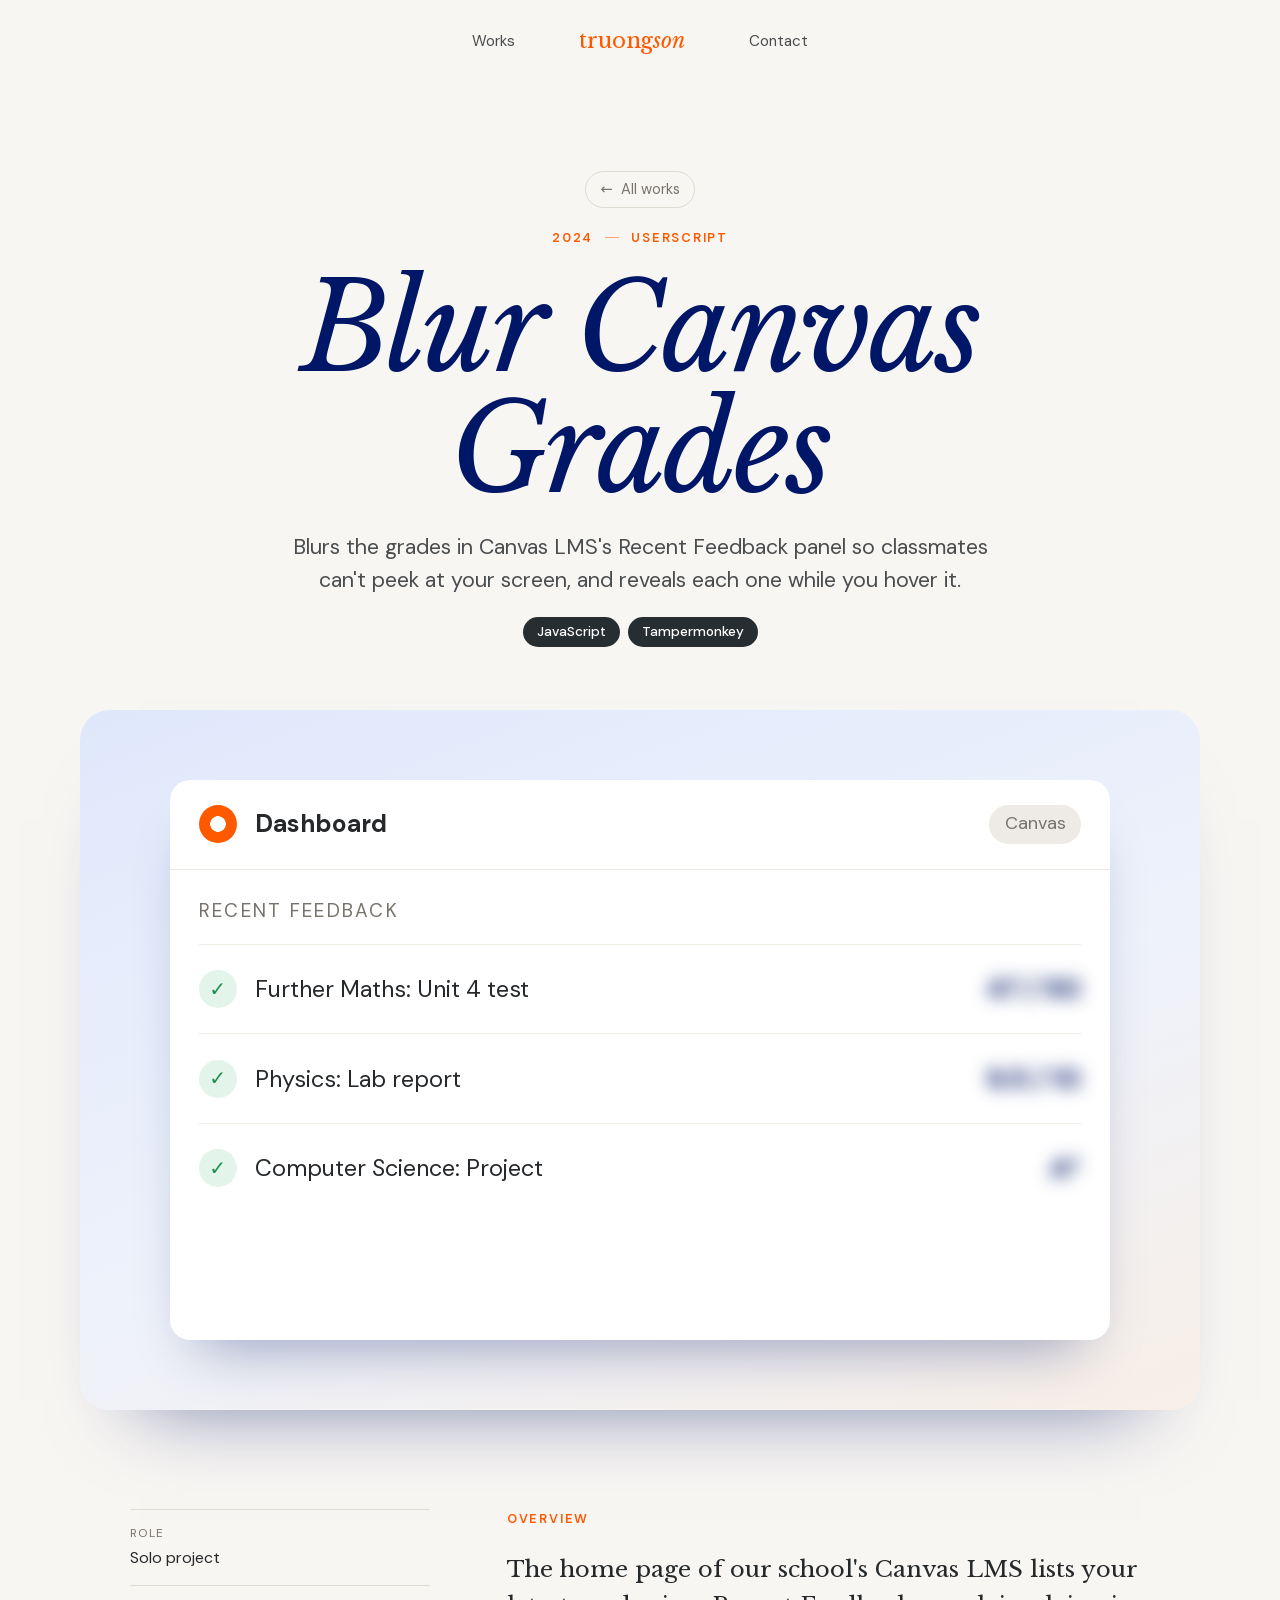
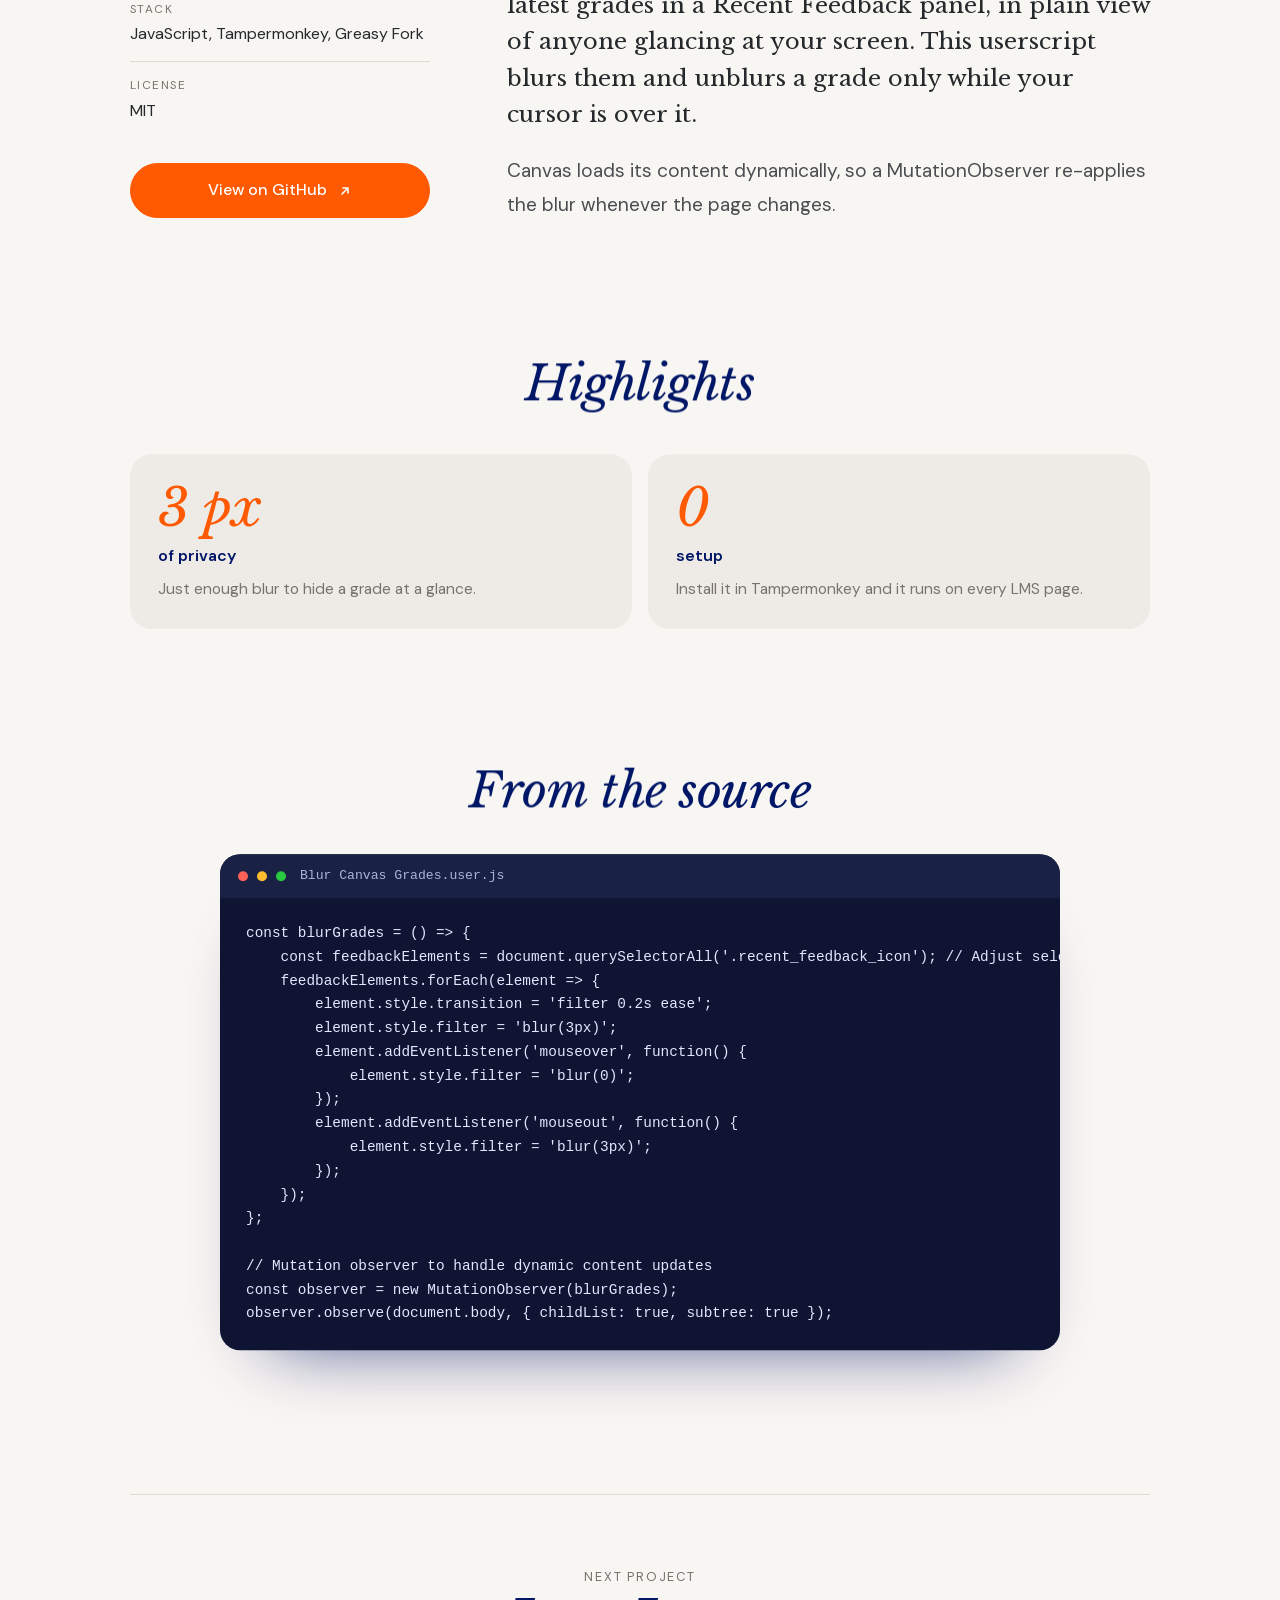
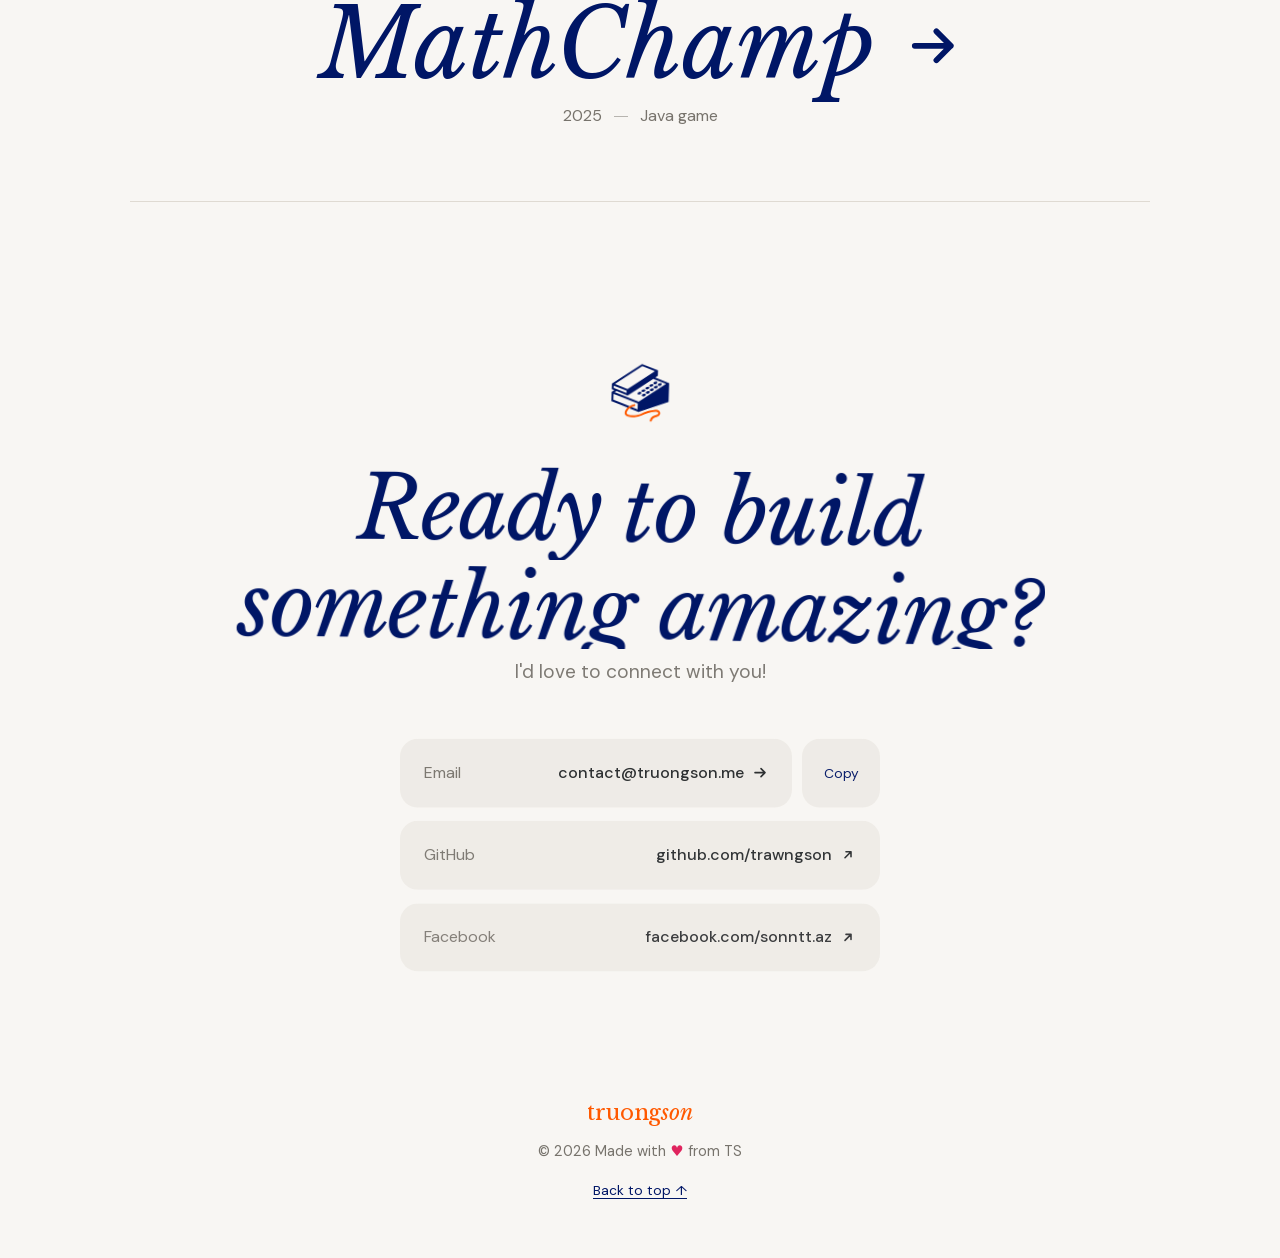
<file: works/blur-canvas-grades/index.html>
<!doctype html>
<html lang="en">
<head>
<meta charset="utf-8">
<meta name="viewport" content="width=device-width, initial-scale=1">
<title>Blur Canvas Grades | Nguyen Truong Son</title>
<meta name="description" content="A Tampermonkey script that blurs the grades in Canvas LMS's Recent Feedback panel so nobody can peek, and reveals each one only while you hover it.">
<link rel="canonical" href="https://truongson.me/works/blur-canvas-grades/">
<meta property="og:type" content="website">
<meta property="og:site_name" content="Nguyen Truong Son">
<meta property="og:title" content="Blur Canvas Grades | Nguyen Truong Son">
<meta property="og:description" content="A Tampermonkey script that blurs the grades in Canvas LMS's Recent Feedback panel so nobody can peek, and reveals each one only while you hover it.">
<meta property="og:url" content="https://truongson.me/works/blur-canvas-grades/">
<meta property="og:image" content="https://truongson.me/assets/img/og-card.jpg">
<meta name="twitter:card" content="summary_large_image">
<meta name="theme-color" content="#f8f6f3">
<link rel="icon" href="/assets/img/favicon.svg" type="image/svg+xml">
<link rel="preload" href="/assets/fonts/libre-baskerville-italic-latin.woff2" as="font" type="font/woff2" crossorigin>
<link rel="stylesheet" href="/assets/css/site.css?v=aea3eb75c5">
<script>
// Hide animated elements only when motion is allowed, and show them again if
// the motion script never starts (blocked CDN, old browser, script error).
(function () {
  var d = document.documentElement
  d.classList.add("js")
  if (window.matchMedia && matchMedia("(prefers-reduced-motion: reduce)").matches) return
  d.classList.add("motion")
  setTimeout(function () { if (!d.classList.contains("motion-ready")) d.classList.remove("motion") }, 3000)
})()
</script>
<script defer src="/assets/vendor/gsap-3.13.0.min.js"></script>
<script defer src="/assets/vendor/scrolltrigger-3.13.0.min.js"></script>
<script defer src="/assets/vendor/splittext-3.13.0.min.js"></script>
<script defer src="/assets/vendor/lenis-1.3.3.min.js"></script>
<script defer src="/assets/js/main.js?v=cd280c4938"></script>

</head>
<body data-page="project">
<a class="skip-link" href="#main">Skip to content</a>
<div class="progress" aria-hidden="true"><span></span></div>
<header class="nav-wrap">
  <nav class="nav" aria-label="Primary">
    <a class="nav-link" href="/works/"><span>Works</span></a>
    <a class="logo" href="/" aria-label="Truong Son, home">truong<em>son</em></a>
    <a class="nav-link" href="/contact/"><span>Contact</span></a>
  </nav>
</header>
<main id="main">

<article class="project" data-project="blur-canvas-grades">
  <header class="project-hero">
    <a class="back-link" href="/works/"><span aria-hidden="true">←</span> All works</a>
    <p class="eyebrow intro" style="--delay: 0.05s"><span>2024</span><span>Userscript</span></p>
    <h1 class="project-title intro-title"><span class="w" style="--i: 0">Blur</span> <span class="w" style="--i: 1">Canvas</span> <span class="w" style="--i: 2">Grades</span></h1>
    <p class="project-tagline intro" style="--delay: 0.35s">Blurs the grades in Canvas LMS's Recent Feedback panel so classmates can't peek at your screen, and reveals each one while you hover it.</p>
    <div class="intro" style="--delay: 0.45s"><ul class="tags"><li>JavaScript</li><li>Tampermonkey</li></ul></div>
  </header>
  <figure class="project-cover"><div class="cover cover--tool cover--blur" role="img" aria-label="A Recent Feedback panel with blurred grades, one revealed under the cursor" style="view-transition-name: cover-blur-canvas-grades">
  <div class="lms" aria-hidden="true">
    <div class="lms-head"><span class="lms-logo"></span><b>Dashboard</b><span class="lms-pill">Canvas</span></div>
    <div class="lms-panel">
      <p class="lms-title">Recent Feedback</p>
      <div class="lms-row lms-row--1"><span class="lms-check">✓</span><span class="lms-name">Further Maths: Unit 4 test</span><span class="lms-grade">47 / 50</span></div>
      <div class="lms-row lms-row--2"><span class="lms-check">✓</span><span class="lms-name">Physics: Lab report</span><span class="lms-grade">9.5 / 10</span></div>
      <div class="lms-row lms-row--3"><span class="lms-check">✓</span><span class="lms-name">Computer Science: Project</span><span class="lms-grade">A*</span></div>
    </div>
  </div>
  <span class="blur-spy" aria-hidden="true">🕵️</span>
  <svg class="blur-cursor" viewBox="0 0 24 24" aria-hidden="true"><path d="M5 3l14 8-6 1.5L10 19z" fill="#fff" stroke="#001666" stroke-width="1.6" stroke-linejoin="round"/></svg>
</div></figure>
  <div class="project-body">
    <aside class="project-meta" aria-label="Project details" data-reveal>
      <dl>
        <div><dt>Role</dt><dd>Solo project</dd></div>
        <div><dt>Stack</dt><dd>JavaScript, Tampermonkey, Greasy Fork</dd></div>
        <div><dt>License</dt><dd>MIT</dd></div>
      </dl>
      <div class="project-links">
        <a class="btn btn--orange" href="https://github.com/trawngson/blurcanvasgrades" target="_blank" rel="noopener" data-magnetic>View on GitHub <svg class="arrow arrow--ext" viewBox="0 0 16 16" aria-hidden="true"><path d="M5 11 11 5M6 5h5v5" fill="none" stroke="currentColor" stroke-width="1.6" stroke-linecap="round" stroke-linejoin="round"/></svg></a>
      </div>
    </aside>
    <div class="project-overview">
      <h2 class="kicker" data-reveal>Overview</h2>
      <p data-reveal>The home page of our school's Canvas LMS lists your latest grades in a Recent Feedback panel, in plain view of anyone glancing at your screen. This userscript blurs them and unblurs a grade only while your cursor is over it.</p>
      <p data-reveal>Canvas loads its content dynamically, so a MutationObserver re-applies the blur whenever the page changes.</p>
    </div>
  </div>
  
  
  <section class="highlights" aria-labelledby="hl-title">
    <h2 id="hl-title" class="section-title" data-split>Highlights</h2>
    <ul class="highlight-grid" data-stagger>
      <li class="highlight">
        <span class="hl-num" data-count="3 px">3 px</span>
        <span class="hl-label">of privacy</span>
        <p>Just enough blur to hide a grade at a glance.</p>
      </li>
      <li class="highlight">
        <span class="hl-num" data-count="0">0</span>
        <span class="hl-label">setup</span>
        <p>Install it in Tampermonkey and it runs on every LMS page.</p>
      </li>
    </ul>
  </section>
  
  <section class="code" aria-labelledby="code-title">
  <h2 id="code-title" class="section-title" data-split>From the source</h2>
  <figure class="code-window" data-reveal>
    <figcaption><span class="browser-dots"><i></i><i></i><i></i></span><span>Blur Canvas Grades.user.js</span></figcaption>
    <pre><code>const blurGrades = () =&gt; {
    const feedbackElements = document.querySelectorAll('.recent_feedback_icon'); // Adjust selector as needed
    feedbackElements.forEach(element =&gt; {
        element.style.transition = 'filter 0.2s ease';
        element.style.filter = 'blur(3px)';
        element.addEventListener('mouseover', function() {
            element.style.filter = 'blur(0)';
        });
        element.addEventListener('mouseout', function() {
            element.style.filter = 'blur(3px)';
        });
    });
};

// Mutation observer to handle dynamic content updates
const observer = new MutationObserver(blurGrades);
observer.observe(document.body, { childList: true, subtree: true });</code></pre>
  </figure>
</section>
  <nav class="next-project" aria-label="Next project">
    <a href="/works/mathchamp/" data-cursor="Next">
      <span class="next-label">Next project</span>
      <span class="next-title">MathChamp <svg class="arrow" viewBox="0 0 16 16" aria-hidden="true"><path d="M3 8h10M9 4l4 4-4 4" fill="none" stroke="currentColor" stroke-width="1.6" stroke-linecap="round" stroke-linejoin="round"/></svg></span>
      <span class="next-kind"><span>2025</span><span>Java game</span></span>
    </a>
  </nav>
</article>
<section class="contact" aria-labelledby="contact-title">
  <div class="section-head">
    <svg class="section-icon section-icon--fax" aria-hidden="true" focusable="false" viewBox="0 0 25 25" xmlns="http://www.w3.org/2000/svg"><path d="M 13.554 4.121 L 14.357 3.56 L 14.357 1.832 L 9.305 0 L 0 6.505 L 0 8.231 L 0.801 8.522 L 0 9.082 L 0 11.948 L 8.645 15.093 L 18 11.695 L 18 5.736 Z M 9.396 0.684 L 13.392 2.133 L 4.958 8.029 L 0.965 6.578 Z M 0.613 7.102 L 4.696 8.586 L 4.696 9.287 L 0.613 7.803 Z M 8.339 14.33 L 0.613 11.52 L 0.613 9.679 L 8.339 12.49 Z M 8.6 11.933 L 0.965 9.155 L 1.505 8.778 L 5.048 10.066 L 12.941 4.55 L 17.035 6.037 Z" fill="var(--navy)" height="15.093399999999999px" id="TcVBdGAML" transform="translate(3.5 1)" width="18px"/><path d="M 1.103 0.086 C 1.136 0.109 1.162 0.135 1.182 0.164 C 1.284 0.313 1.209 0.528 0.982 0.686 C 0.711 0.876 0.327 0.914 0.123 0.772 C 0.09 0.749 0.064 0.722 0.044 0.694 C -0.057 0.545 0.018 0.33 0.245 0.171 C 0.516 -0.018 0.9 -0.056 1.103 0.086 Z" fill="var(--navy)" height="1px" id="XB9sHV6XO" transform="translate(13.038 10.299)" width="1.2268513404660126px"/><path d="M 1.103 0.086 C 1.136 0.109 1.162 0.135 1.182 0.164 C 1.284 0.313 1.209 0.528 0.982 0.686 C 0.711 0.876 0.326 0.914 0.123 0.772 C 0.09 0.749 0.064 0.722 0.045 0.694 C -0.057 0.545 0.018 0.33 0.245 0.171 C 0.515 -0.018 0.9 -0.056 1.103 0.086 Z" fill="var(--navy)" height="1px" id="L22u6owDv" transform="translate(11.631 9.787)" width="1.2266147736854904px"/><path d="M 1.104 0.086 C 1.136 0.109 1.163 0.135 1.182 0.164 C 1.284 0.313 1.209 0.528 0.982 0.686 C 0.711 0.876 0.327 0.914 0.123 0.772 C 0.09 0.749 0.064 0.722 0.045 0.694 C -0.057 0.545 0.018 0.33 0.245 0.171 C 0.516 -0.018 0.9 -0.056 1.104 0.086 Z" fill="var(--navy)" height="1px" id="f0gDmi85_" transform="translate(14.265 9.441)" width="1.2269392586073167px"/><path d="M 1.104 0.086 C 1.137 0.109 1.163 0.135 1.182 0.164 C 1.284 0.313 1.209 0.528 0.982 0.686 C 0.711 0.876 0.327 0.914 0.123 0.772 C 0.09 0.749 0.064 0.722 0.045 0.693 C -0.057 0.544 0.018 0.33 0.245 0.171 C 0.516 -0.018 0.9 -0.056 1.104 0.086 Z" fill="var(--navy)" height="1px" id="XRmJgJI3i" transform="translate(12.858 8.93)" width="1.2269392586073025px"/><path d="M 1.104 0.086 C 1.137 0.109 1.163 0.135 1.182 0.164 C 1.284 0.313 1.209 0.528 0.982 0.686 C 0.711 0.876 0.327 0.914 0.123 0.772 C 0.091 0.749 0.064 0.722 0.045 0.694 C -0.057 0.545 0.018 0.33 0.245 0.171 C 0.516 -0.018 0.9 -0.056 1.104 0.086 Z" fill="var(--navy)" height="1px" id="wsCLkGZ6y" transform="translate(15.492 8.583)" width="1.2268689103426667px"/><path d="M 1.104 0.086 C 1.136 0.109 1.163 0.135 1.182 0.164 C 1.284 0.313 1.209 0.528 0.982 0.687 C 0.711 0.876 0.327 0.914 0.123 0.772 C 0.09 0.749 0.064 0.722 0.045 0.694 C -0.057 0.545 0.018 0.33 0.245 0.171 C 0.516 -0.018 0.9 -0.056 1.104 0.086 Z" fill="var(--navy)" height="1px" id="UqTGtjMla" transform="translate(14.085 8.072)" width="1.2269055199070777px"/><path d="M 1.104 0.086 C 1.137 0.109 1.163 0.135 1.182 0.164 C 1.284 0.313 1.209 0.528 0.982 0.686 C 0.711 0.876 0.327 0.914 0.123 0.772 C 0.09 0.749 0.064 0.722 0.045 0.694 C -0.057 0.545 0.018 0.33 0.245 0.171 C 0.516 -0.018 0.9 -0.056 1.104 0.086 Z" fill="var(--navy)" height="1px" id="RaGfd1gJR" transform="translate(16.719 7.726)" width="1.2268147736854758px"/><path d="M 1.104 0.086 C 1.137 0.109 1.163 0.135 1.182 0.164 C 1.284 0.313 1.209 0.528 0.982 0.687 C 0.711 0.876 0.327 0.914 0.123 0.772 C 0.09 0.749 0.064 0.722 0.045 0.694 C -0.057 0.545 0.018 0.33 0.245 0.171 C 0.516 -0.018 0.9 -0.056 1.104 0.086 Z" fill="var(--navy)" height="1px" id="gI39y_TTg" transform="translate(15.311 7.214)" width="1.22674442542084px"/><path d="M 1.104 0.086 C 1.136 0.109 1.163 0.135 1.182 0.164 C 1.284 0.313 1.209 0.528 0.982 0.687 C 0.711 0.876 0.327 0.914 0.123 0.772 C 0.09 0.749 0.064 0.722 0.044 0.694 C -0.057 0.545 0.018 0.33 0.245 0.171 C 0.516 -0.018 0.9 -0.056 1.104 0.086 Z" fill="var(--navy)" height="1px" id="B6pvGR_Wl" transform="translate(17.946 6.868)" width="1.2268147736854758px"/><path d="M 1.104 0.086 C 1.136 0.109 1.163 0.135 1.182 0.164 C 1.284 0.313 1.209 0.528 0.982 0.686 C 0.711 0.876 0.327 0.914 0.123 0.772 C 0.09 0.749 0.064 0.722 0.045 0.694 C -0.057 0.545 0.018 0.33 0.245 0.171 C 0.516 -0.018 0.9 -0.056 1.104 0.086 Z" fill="var(--navy)" height="1px" id="bbeGa4AZ4" transform="translate(16.538 6.357)" width="1.2268147736854687px"/><path d="M 2.917 0.02 C 2.566 0.148 2.205 0.26 1.867 0.419 C 1.367 0.654 0.921 1.047 0.576 1.474 C 0.262 1.863 -0.006 2.338 0 2.852 C 0.006 3.389 0.4 3.737 0.865 3.925 C 1.522 4.191 2.353 4.166 3.045 4.112 C 3.825 4.051 4.592 3.871 5.304 3.546 C 6.661 2.924 8.101 2.211 9.628 2.175 C 9.927 2.168 10.389 2.207 10.537 2.424 C 10.705 2.671 10.516 2.887 10.263 3.014 C 9.857 3.219 9.408 3.321 9.009 3.548 C 8.488 3.844 8.139 4.325 7.991 4.902 C 7.893 5.285 8.484 5.447 8.582 5.065 C 8.858 3.99 9.866 3.95 10.688 3.481 C 11.4 3.075 11.355 2.058 10.602 1.728 C 10.181 1.542 9.702 1.542 9.251 1.585 C 8.571 1.651 7.906 1.833 7.26 2.052 C 6.417 2.337 5.642 2.755 4.822 3.092 C 4.081 3.396 3.267 3.515 2.471 3.525 C 1.936 3.532 1.115 3.546 0.716 3.123 C 0.439 2.831 0.734 2.318 0.904 2.056 C 1.188 1.618 1.612 1.257 2.066 1.004 C 2.381 0.829 2.742 0.733 3.08 0.61 C 3.448 0.476 3.289 -0.116 2.917 0.02 Z" fill="var(--orange)" height="5.282784710833035px" id="jfAGWIIWN" transform="translate(7.811 13.717)" width="11.195729794649612px"/></svg>
    <h2 id="contact-title" class="section-title section-title--xl" data-split>Ready to build something amazing?</h2>
    <p class="section-lede" data-reveal>I'd love to connect with you!</p>
  </div>
  <ul class="contact-list" data-stagger>
    <li>
      <a class="contact-row" href="mailto:contact@truongson.me" data-magnetic>
        <span class="contact-label">Email</span>
        <span class="contact-value">contact@truongson.me <svg class="arrow" viewBox="0 0 16 16" aria-hidden="true"><path d="M3 8h10M9 4l4 4-4 4" fill="none" stroke="currentColor" stroke-width="1.6" stroke-linecap="round" stroke-linejoin="round"/></svg></span>
      </a><button class="copy-btn" type="button" data-copy="contact@truongson.me" aria-label="Copy email address"><span>Copy</span></button>
    </li>
<li>
      <a class="contact-row" href="https://github.com/trawngson" target="_blank" rel="noopener" data-magnetic>
        <span class="contact-label">GitHub</span>
        <span class="contact-value">github.com/trawngson <svg class="arrow arrow--ext" viewBox="0 0 16 16" aria-hidden="true"><path d="M5 11 11 5M6 5h5v5" fill="none" stroke="currentColor" stroke-width="1.6" stroke-linecap="round" stroke-linejoin="round"/></svg></span>
      </a>
    </li>
<li>
      <a class="contact-row" href="https://facebook.com/sonntt.az" target="_blank" rel="noopener" data-magnetic>
        <span class="contact-label">Facebook</span>
        <span class="contact-value">facebook.com/sonntt.az <svg class="arrow arrow--ext" viewBox="0 0 16 16" aria-hidden="true"><path d="M5 11 11 5M6 5h5v5" fill="none" stroke="currentColor" stroke-width="1.6" stroke-linecap="round" stroke-linejoin="round"/></svg></span>
      </a>
    </li>
  </ul>
  
</section>

</main>
<footer class="footer">
  <a class="logo logo--footer" href="/" aria-label="Truong Son, home">truong<em>son</em></a>
  <p>© 2026 Made with <span class="heart" aria-label="love">♥️</span> from TS</p>
  <button class="to-top" type="button" data-to-top>Back to top <span aria-hidden="true">↑</span></button>
</footer>
</body>
</html>
</file>
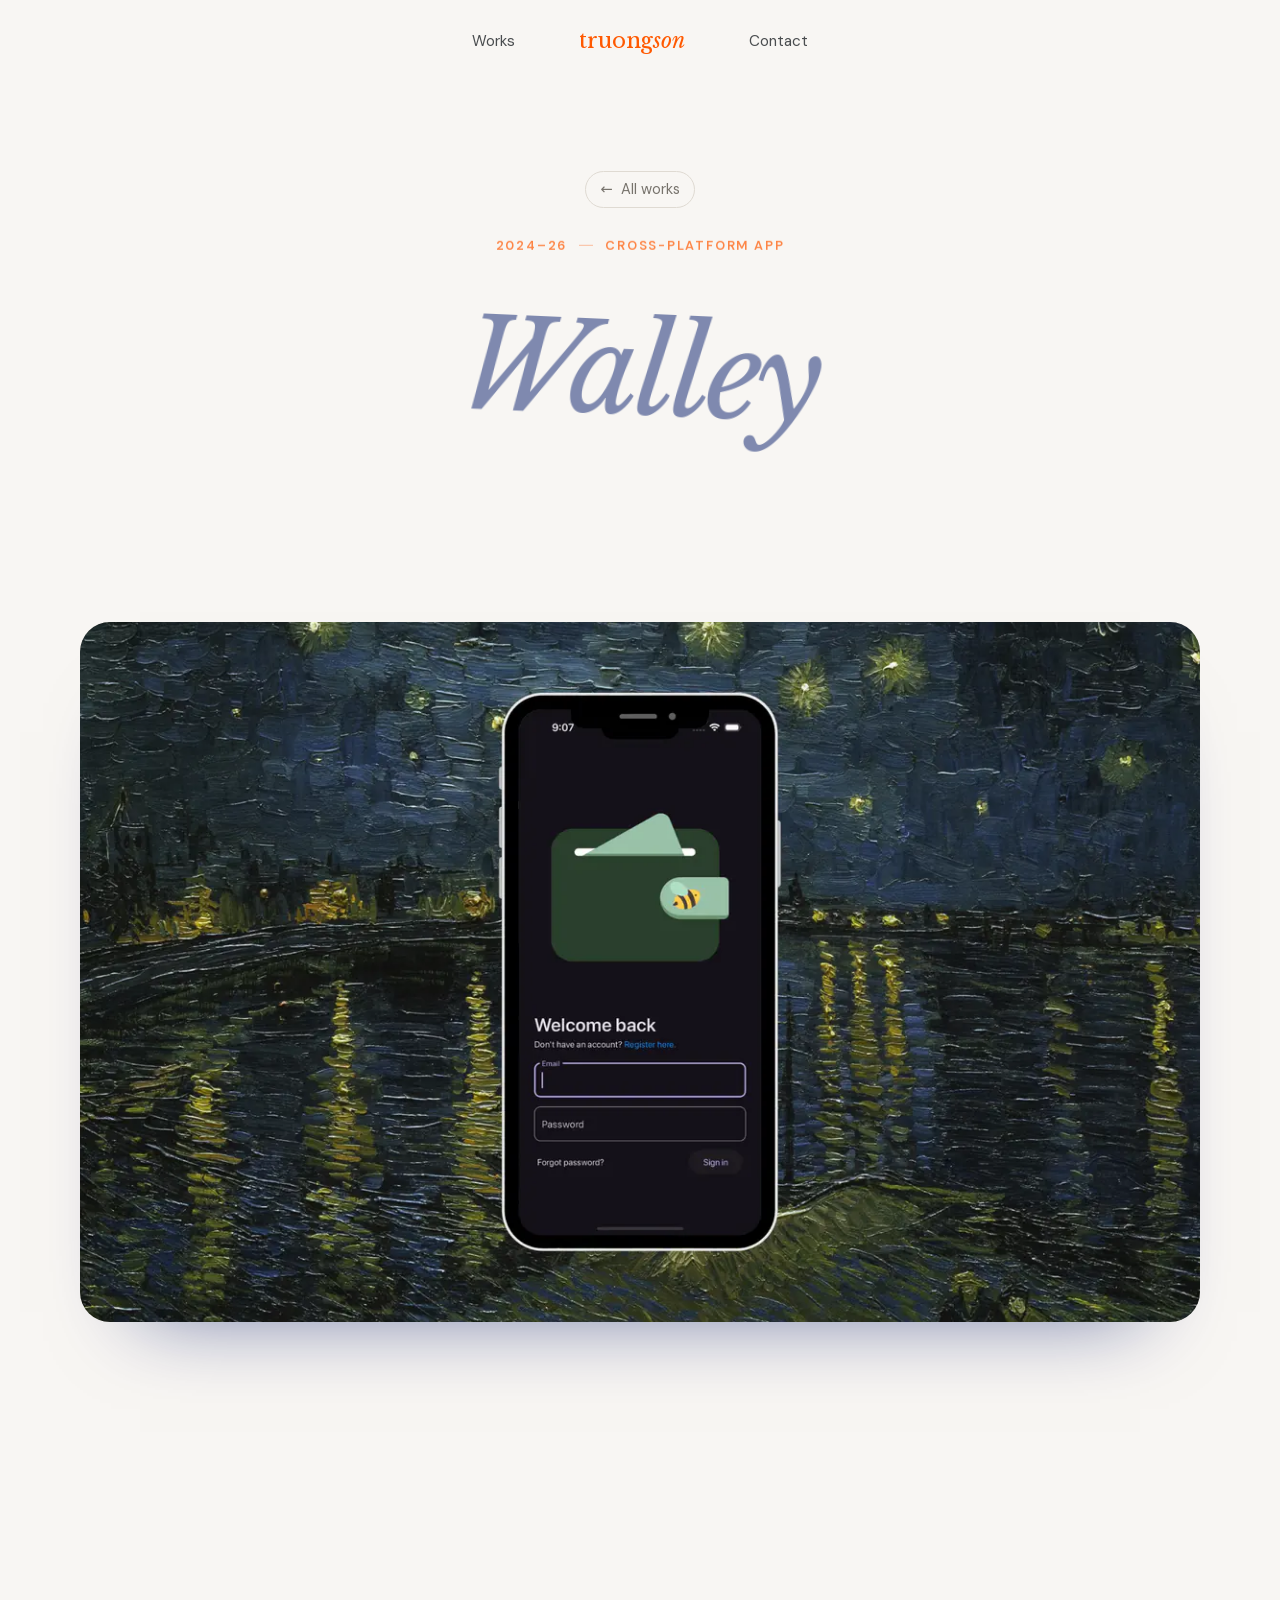
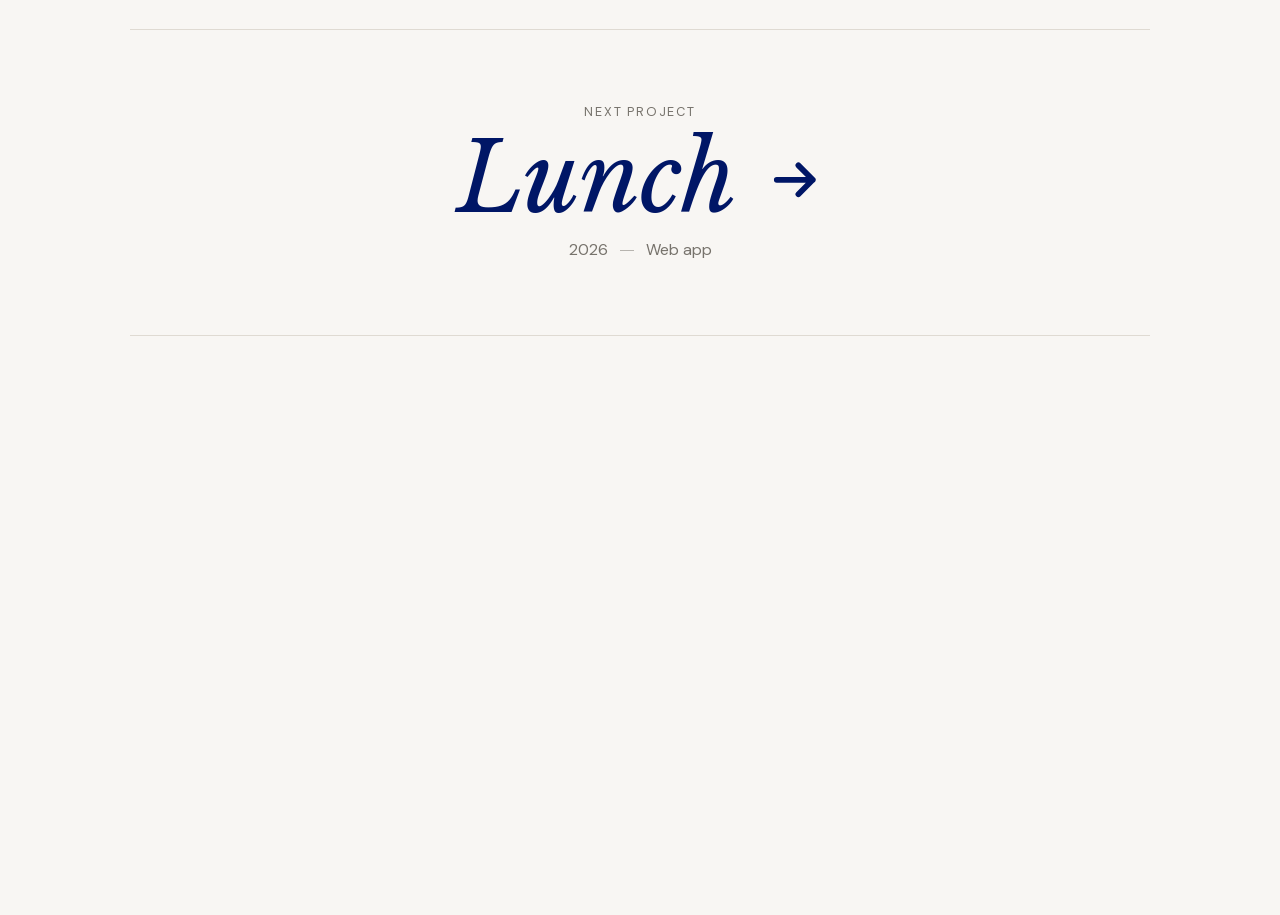
<file: works/launchpad/index.html>
<!doctype html>
<html lang="en">
<head>
<meta charset="utf-8">
<title>Walley | Nguyen Truong Son</title>
<meta http-equiv="refresh" content="0; url=/works/walley/">
<link rel="canonical" href="https://truongson.me/works/walley/">
<meta name="robots" content="noindex">
</head>
<body>
<p>Walley has moved to <a href="/works/walley/">https://truongson.me/works/walley/</a>.</p>
</body>
</html>
</file>
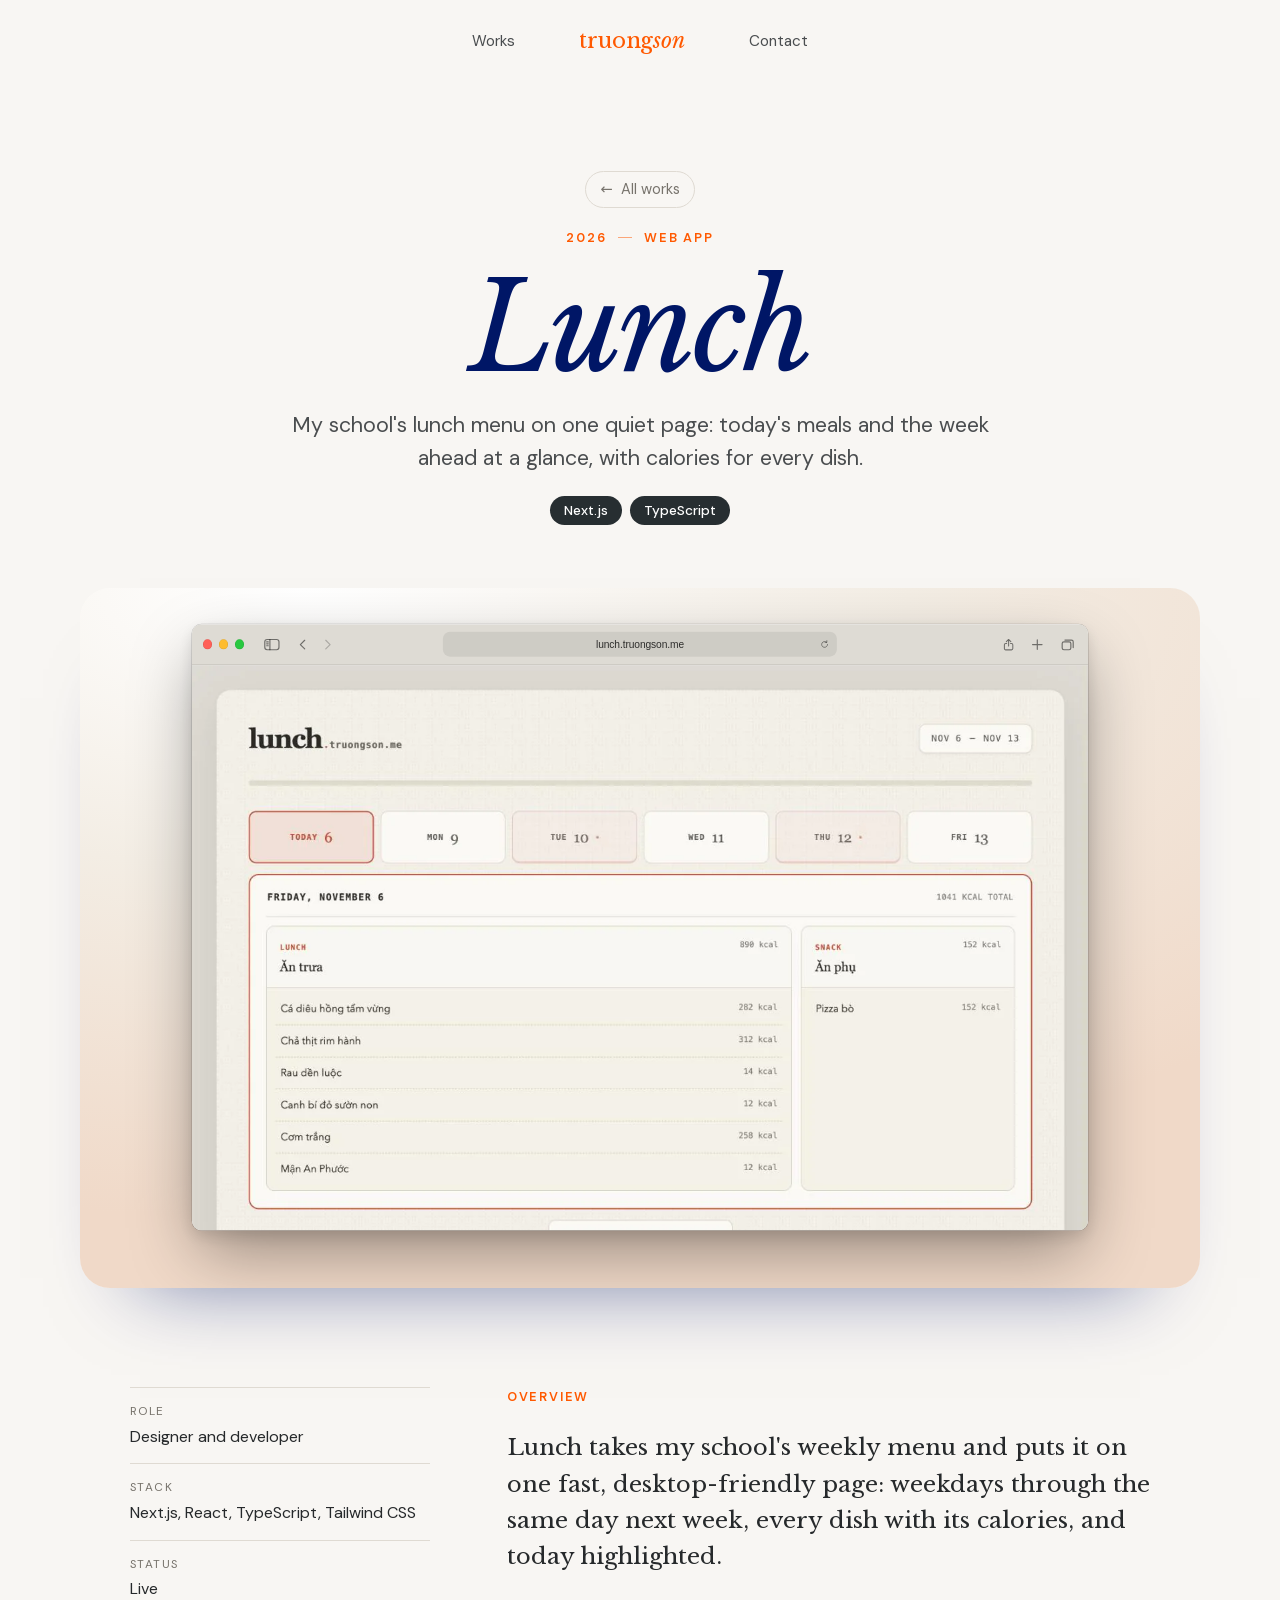
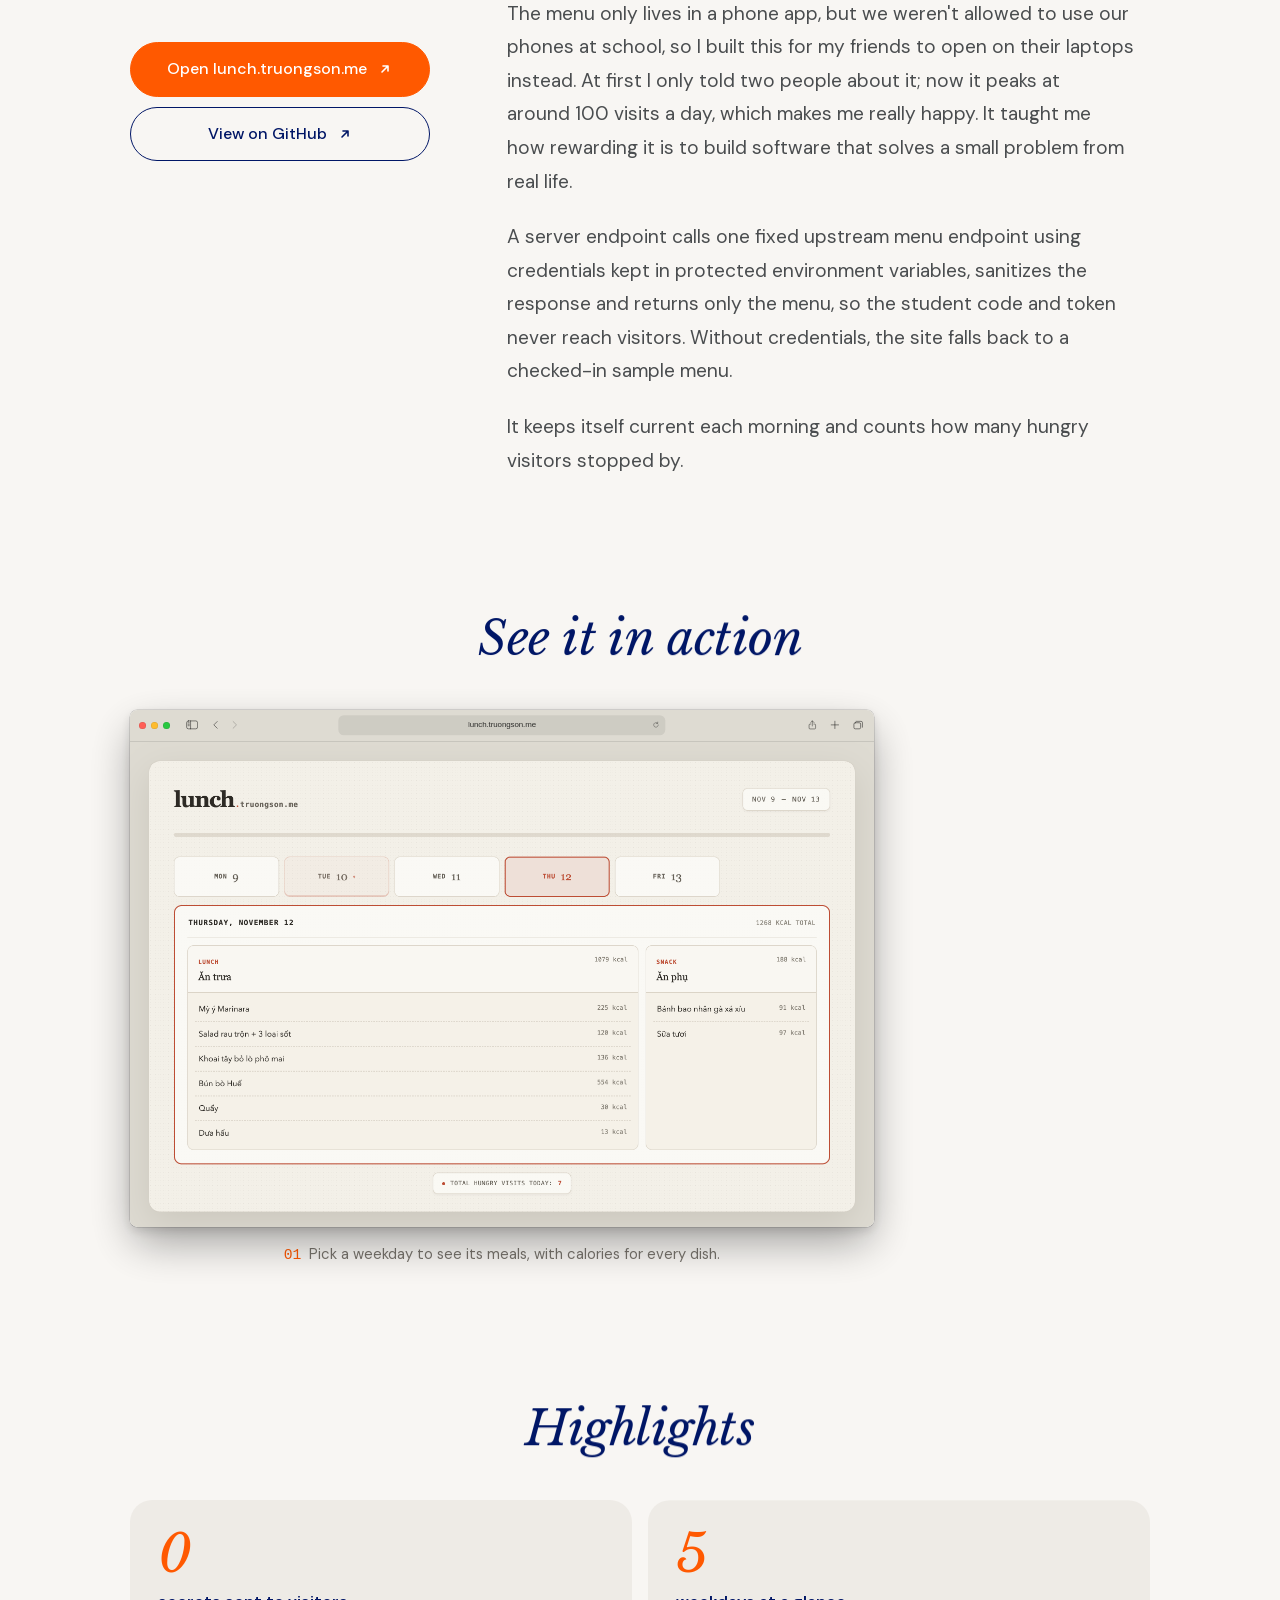
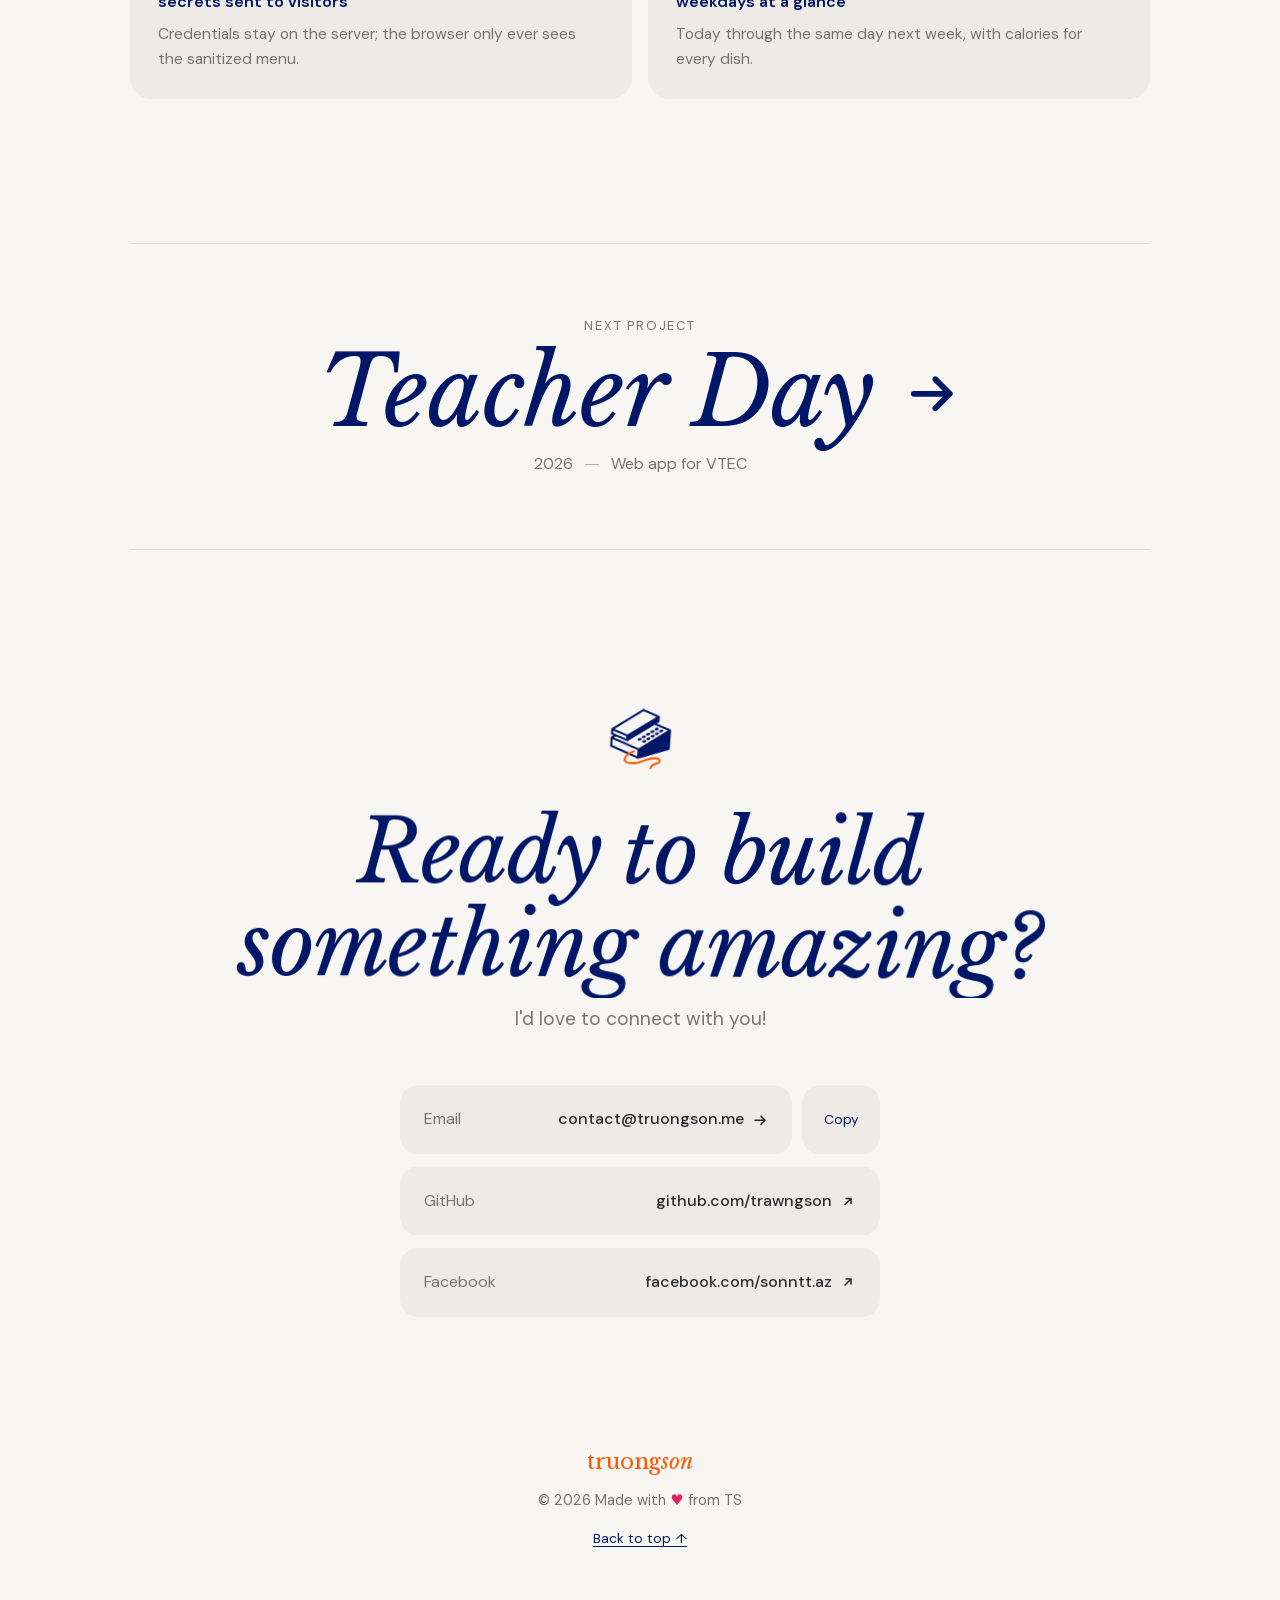
<file: works/lunch/index.html>
<!doctype html>
<html lang="en">
<head>
<meta charset="utf-8">
<meta name="viewport" content="width=device-width, initial-scale=1">
<title>Lunch | Nguyen Truong Son</title>
<meta name="description" content="lunch.truongson.me: my school's lunch menu on one quiet page, today's meals and the next week at a glance, with calories for every dish.">
<link rel="canonical" href="https://truongson.me/works/lunch/">
<meta property="og:type" content="website">
<meta property="og:site_name" content="Nguyen Truong Son">
<meta property="og:title" content="Lunch | Nguyen Truong Son">
<meta property="og:description" content="lunch.truongson.me: my school's lunch menu on one quiet page, today's meals and the next week at a glance, with calories for every dish.">
<meta property="og:url" content="https://truongson.me/works/lunch/">
<meta property="og:image" content="https://truongson.me/assets/img/og-card.jpg">
<meta name="twitter:card" content="summary_large_image">
<meta name="theme-color" content="#f8f6f3">
<link rel="icon" href="/assets/img/favicon.svg" type="image/svg+xml">
<link rel="preload" href="/assets/fonts/libre-baskerville-italic-latin.woff2" as="font" type="font/woff2" crossorigin>
<link rel="stylesheet" href="/assets/css/site.css?v=aea3eb75c5">
<script>
// Hide animated elements only when motion is allowed, and show them again if
// the motion script never starts (blocked CDN, old browser, script error).
(function () {
  var d = document.documentElement
  d.classList.add("js")
  if (window.matchMedia && matchMedia("(prefers-reduced-motion: reduce)").matches) return
  d.classList.add("motion")
  setTimeout(function () { if (!d.classList.contains("motion-ready")) d.classList.remove("motion") }, 3000)
})()
</script>
<script defer src="/assets/vendor/gsap-3.13.0.min.js"></script>
<script defer src="/assets/vendor/scrolltrigger-3.13.0.min.js"></script>
<script defer src="/assets/vendor/splittext-3.13.0.min.js"></script>
<script defer src="/assets/vendor/lenis-1.3.3.min.js"></script>
<script defer src="/assets/js/main.js?v=cd280c4938"></script>

</head>
<body data-page="project">
<a class="skip-link" href="#main">Skip to content</a>
<div class="progress" aria-hidden="true"><span></span></div>
<header class="nav-wrap">
  <nav class="nav" aria-label="Primary">
    <a class="nav-link" href="/works/"><span>Works</span></a>
    <a class="logo" href="/" aria-label="Truong Son, home">truong<em>son</em></a>
    <a class="nav-link" href="/contact/"><span>Contact</span></a>
  </nav>
</header>
<main id="main">

<article class="project" data-project="lunch">
  <header class="project-hero">
    <a class="back-link" href="/works/"><span aria-hidden="true">←</span> All works</a>
    <p class="eyebrow intro" style="--delay: 0.05s"><span>2026</span><span>Web app</span></p>
    <h1 class="project-title intro-title"><span class="w" style="--i: 0">Lunch</span></h1>
    <p class="project-tagline intro" style="--delay: 0.35s">My school's lunch menu on one quiet page: today's meals and the week ahead at a glance, with calories for every dish.</p>
    <div class="intro" style="--delay: 0.45s"><ul class="tags"><li>Next.js</li><li>TypeScript</li></ul></div>
  </header>
  <figure class="project-cover"><div class="cover cover--browser cover--paper" role="img" aria-label="The Lunch menu site showing Friday's meals with calories" style="view-transition-name: cover-lunch">
  <div class="browser" style="--bar: #dedbd4; --page-w: 1341" data-depth="0.5">
    <div class="safari-bar" aria-hidden="true">
      <span class="traffic"><i></i><i></i><i></i></span>
      <span class="sf sf--sidebar"><svg viewBox="0 0 20 16"><rect x="1" y="1.5" width="18" height="13" rx="3"/><path d="M7.5 1.5v13M3.4 4.6h2M3.4 7h2M3.4 9.4h2"/></svg></span>
      <span class="sf sf--nav"><svg viewBox="0 0 12 16"><path d="M8.5 2.5 3 8l5.5 5.5"/></svg><svg viewBox="0 0 12 16"><path d="M3.5 2.5 9 8l-5.5 5.5"/></svg></span>
      <span class="safari-url"><span>lunch.truongson.me</span><svg viewBox="0 0 16 16"><path d="M13 8a5 5 0 1 1-1.6-3.7"/><path d="M11.8 1.6v3h-3"/></svg></span>
      <span class="sf sf--right"><svg viewBox="0 0 16 18"><path d="M8 11V1.8M4.8 4.8 8 1.6l3.2 3.2"/><path d="M5.2 7.5H3.8a1.8 1.8 0 0 0-1.8 1.8v5.4a1.8 1.8 0 0 0 1.8 1.8h8.4a1.8 1.8 0 0 0 1.8-1.8V9.3a1.8 1.8 0 0 0-1.8-1.8h-1.4"/></svg><svg viewBox="0 0 16 16"><path d="M8 2v12M2 8h12"/></svg><svg viewBox="0 0 18 16"><rect x="1.5" y="4.5" width="11" height="10" rx="2.2"/><path d="M5 2.2h8.3a2.2 2.2 0 0 1 2.2 2.2v7.4"/></svg></span>
    </div>
    <img src="/assets/img/projects/lunch.webp" alt="" width="1341" height="845" fetchpriority="high" decoding="async">
  </div>
</div></figure>
  <div class="project-body">
    <aside class="project-meta" aria-label="Project details" data-reveal>
      <dl>
        <div><dt>Role</dt><dd>Designer and developer</dd></div>
        <div><dt>Stack</dt><dd>Next.js, React, TypeScript, Tailwind CSS</dd></div>
        <div><dt>Status</dt><dd>Live</dd></div>
      </dl>
      <div class="project-links">
        <a class="btn btn--orange" href="https://lunch.truongson.me" target="_blank" rel="noopener" data-magnetic>Open lunch.truongson.me <svg class="arrow arrow--ext" viewBox="0 0 16 16" aria-hidden="true"><path d="M5 11 11 5M6 5h5v5" fill="none" stroke="currentColor" stroke-width="1.6" stroke-linecap="round" stroke-linejoin="round"/></svg></a>
        <a class="btn btn--ghost" href="https://github.com/trawngson/lunch" target="_blank" rel="noopener" data-magnetic>View on GitHub <svg class="arrow arrow--ext" viewBox="0 0 16 16" aria-hidden="true"><path d="M5 11 11 5M6 5h5v5" fill="none" stroke="currentColor" stroke-width="1.6" stroke-linecap="round" stroke-linejoin="round"/></svg></a>
      </div>
    </aside>
    <div class="project-overview">
      <h2 class="kicker" data-reveal>Overview</h2>
      <p data-reveal>Lunch takes my school's weekly menu and puts it on one fast, desktop-friendly page: weekdays through the same day next week, every dish with its calories, and today highlighted.</p>
      <p data-reveal>The menu only lives in a phone app, but we weren't allowed to use our phones at school, so I built this for my friends to open on their laptops instead. At first I only told two people about it; now it peaks at around 100 visits a day, which makes me really happy. It taught me how rewarding it is to build software that solves a small problem from real life.</p>
      <p data-reveal>A server endpoint calls one fixed upstream menu endpoint using credentials kept in protected environment variables, sanitizes the response and returns only the menu, so the student code and token never reach visitors. Without credentials, the site falls back to a checked-in sample menu.</p>
      <p data-reveal>It keeps itself current each morning and counts how many hungry visitors stopped by.</p>
    </div>
  </div>
  
  <section class="screens" aria-labelledby="screens-title">
  <div class="screens-head">
    <h2 id="screens-title" class="section-title" data-split>See it in action</h2>
    
  </div>
  <ol class="screens-grid screens-grid--device" data-stagger>
    <li class="screen">
      <figure>
        <div class="screen-frame screen-frame--browser">
      <div class="browser" style="--bar: #dedbd2; --page-w: 1440">
        <div class="safari-bar" aria-hidden="true">
      <span class="traffic"><i></i><i></i><i></i></span>
      <span class="sf sf--sidebar"><svg viewBox="0 0 20 16"><rect x="1" y="1.5" width="18" height="13" rx="3"/><path d="M7.5 1.5v13M3.4 4.6h2M3.4 7h2M3.4 9.4h2"/></svg></span>
      <span class="sf sf--nav"><svg viewBox="0 0 12 16"><path d="M8.5 2.5 3 8l5.5 5.5"/></svg><svg viewBox="0 0 12 16"><path d="M3.5 2.5 9 8l-5.5 5.5"/></svg></span>
      <span class="safari-url"><span>lunch.truongson.me</span><svg viewBox="0 0 16 16"><path d="M13 8a5 5 0 1 1-1.6-3.7"/><path d="M11.8 1.6v3h-3"/></svg></span>
      <span class="sf sf--right"><svg viewBox="0 0 16 18"><path d="M8 11V1.8M4.8 4.8 8 1.6l3.2 3.2"/><path d="M5.2 7.5H3.8a1.8 1.8 0 0 0-1.8 1.8v5.4a1.8 1.8 0 0 0 1.8 1.8h8.4a1.8 1.8 0 0 0 1.8-1.8V9.3a1.8 1.8 0 0 0-1.8-1.8h-1.4"/></svg><svg viewBox="0 0 16 16"><path d="M8 2v12M2 8h12"/></svg><svg viewBox="0 0 18 16"><rect x="1.5" y="4.5" width="11" height="10" rx="2.2"/><path d="M5 2.2h8.3a2.2 2.2 0 0 1 2.2 2.2v7.4"/></svg></span>
    </div>
        <img class="has-preview" src="/assets/img/lunch/thursday-2880.webp" srcset="/assets/img/lunch/thursday-2880.webp 2880w" sizes="(max-width: 720px) calc(100vw - 32px), (max-width: 1180px) 46vw, 540px" alt="lunch.truongson.me in Safari showing Thursday's lunch and snack with calories" width="2880" height="1880" loading="lazy" decoding="async" style="background-image: url([data-uri])">
      </div>
    </div>
        <figcaption><b>01</b> Pick a weekday to see its meals, with calories for every dish.</figcaption>
      </figure>
    </li>
    <li class="screen">
      <figure>
        <div class="screen-frame screen-frame--phone">
      <div class="phone" style="--status: #f3f0e8">
        <div class="phone-screen">
          <div class="phone-status" aria-hidden="true"><span class="phone-time">9:41</span><span class="phone-island"></span><span class="phone-icons"><svg viewBox="0 0 18 12"><rect x="0" y="8" width="3" height="4" rx="1"/><rect x="5" y="5.5" width="3" height="6.5" rx="1"/><rect x="10" y="3" width="3" height="9" rx="1"/><rect x="15" y="0" width="3" height="12" rx="1"/></svg><svg viewBox="0 0 16 12"><path d="M8 2.6a9.6 9.6 0 0 1 6.6 2.6l1.2-1.2A11.3 11.3 0 0 0 8 .9 11.3 11.3 0 0 0 .2 4l1.2 1.2A9.6 9.6 0 0 1 8 2.6Zm0 3.4a6.2 6.2 0 0 1 4.2 1.6l1.2-1.2A7.9 7.9 0 0 0 8 4.3a7.9 7.9 0 0 0-5.4 2.1l1.2 1.2A6.2 6.2 0 0 1 8 6Zm0 3.4c.7 0 1.3.3 1.8.7L8 11.9l-1.8-1.8c.5-.4 1.1-.7 1.8-.7Z"/></svg><svg viewBox="0 0 27 13"><rect x="0.5" y="0.5" width="23" height="12" rx="3.6" fill="none" stroke="currentColor" opacity="0.4"/><rect x="2" y="2" width="20" height="9" rx="2.2"/><path d="M25 4.5v4c.8-.3 1.4-1.1 1.4-2s-.6-1.7-1.4-2Z" opacity="0.45"/></svg></span></div>
          <img class="has-preview" src="/assets/img/lunch/phone-1179.webp" srcset="/assets/img/lunch/phone-1179.webp 1179w" sizes="(max-width: 720px) 60vw, (max-width: 1180px) 22vw, 260px" alt="lunch.truongson.me on an iPhone showing Monday's menu" width="1179" height="2394" loading="lazy" decoding="async" style="background-image: url([data-uri])">
          <div class="phone-bar" aria-hidden="true"><span class="phone-btn"><svg viewBox="0 0 12 20"><path d="M9.5 2 2 10l7.5 8" fill="none" stroke="currentColor" stroke-width="2.4" stroke-linecap="round" stroke-linejoin="round"/></svg></span><span class="phone-url">lunch.truongson.me</span><span class="phone-btn"><svg viewBox="0 0 20 4"><circle cx="2" cy="2" r="2"/><circle cx="10" cy="2" r="2"/><circle cx="18" cy="2" r="2"/></svg></span></div>
          <span class="phone-home" aria-hidden="true"></span>
        </div>
      </div>
    </div>
        <figcaption><b>02</b> The same menu on a phone.</figcaption>
      </figure>
    </li>
  </ol>
</section>
  <section class="highlights" aria-labelledby="hl-title">
    <h2 id="hl-title" class="section-title" data-split>Highlights</h2>
    <ul class="highlight-grid" data-stagger>
      <li class="highlight">
        <span class="hl-num" data-count="0">0</span>
        <span class="hl-label">secrets sent to visitors</span>
        <p>Credentials stay on the server; the browser only ever sees the sanitized menu.</p>
      </li>
      <li class="highlight">
        <span class="hl-num" data-count="6">6</span>
        <span class="hl-label">weekdays at a glance</span>
        <p>Today through the same day next week, with calories for every dish.</p>
      </li>
    </ul>
  </section>
  
  
  <nav class="next-project" aria-label="Next project">
    <a href="/works/teacher-day/" data-cursor="Next">
      <span class="next-label">Next project</span>
      <span class="next-title">Teacher Day <svg class="arrow" viewBox="0 0 16 16" aria-hidden="true"><path d="M3 8h10M9 4l4 4-4 4" fill="none" stroke="currentColor" stroke-width="1.6" stroke-linecap="round" stroke-linejoin="round"/></svg></span>
      <span class="next-kind"><span>2026</span><span>Web app for VTEC</span></span>
    </a>
  </nav>
</article>
<section class="contact" aria-labelledby="contact-title">
  <div class="section-head">
    <svg class="section-icon section-icon--fax" aria-hidden="true" focusable="false" viewBox="0 0 25 25" xmlns="http://www.w3.org/2000/svg"><path d="M 13.554 4.121 L 14.357 3.56 L 14.357 1.832 L 9.305 0 L 0 6.505 L 0 8.231 L 0.801 8.522 L 0 9.082 L 0 11.948 L 8.645 15.093 L 18 11.695 L 18 5.736 Z M 9.396 0.684 L 13.392 2.133 L 4.958 8.029 L 0.965 6.578 Z M 0.613 7.102 L 4.696 8.586 L 4.696 9.287 L 0.613 7.803 Z M 8.339 14.33 L 0.613 11.52 L 0.613 9.679 L 8.339 12.49 Z M 8.6 11.933 L 0.965 9.155 L 1.505 8.778 L 5.048 10.066 L 12.941 4.55 L 17.035 6.037 Z" fill="var(--navy)" height="15.093399999999999px" id="TcVBdGAML" transform="translate(3.5 1)" width="18px"/><path d="M 1.103 0.086 C 1.136 0.109 1.162 0.135 1.182 0.164 C 1.284 0.313 1.209 0.528 0.982 0.686 C 0.711 0.876 0.327 0.914 0.123 0.772 C 0.09 0.749 0.064 0.722 0.044 0.694 C -0.057 0.545 0.018 0.33 0.245 0.171 C 0.516 -0.018 0.9 -0.056 1.103 0.086 Z" fill="var(--navy)" height="1px" id="XB9sHV6XO" transform="translate(13.038 10.299)" width="1.2268513404660126px"/><path d="M 1.103 0.086 C 1.136 0.109 1.162 0.135 1.182 0.164 C 1.284 0.313 1.209 0.528 0.982 0.686 C 0.711 0.876 0.326 0.914 0.123 0.772 C 0.09 0.749 0.064 0.722 0.045 0.694 C -0.057 0.545 0.018 0.33 0.245 0.171 C 0.515 -0.018 0.9 -0.056 1.103 0.086 Z" fill="var(--navy)" height="1px" id="L22u6owDv" transform="translate(11.631 9.787)" width="1.2266147736854904px"/><path d="M 1.104 0.086 C 1.136 0.109 1.163 0.135 1.182 0.164 C 1.284 0.313 1.209 0.528 0.982 0.686 C 0.711 0.876 0.327 0.914 0.123 0.772 C 0.09 0.749 0.064 0.722 0.045 0.694 C -0.057 0.545 0.018 0.33 0.245 0.171 C 0.516 -0.018 0.9 -0.056 1.104 0.086 Z" fill="var(--navy)" height="1px" id="f0gDmi85_" transform="translate(14.265 9.441)" width="1.2269392586073167px"/><path d="M 1.104 0.086 C 1.137 0.109 1.163 0.135 1.182 0.164 C 1.284 0.313 1.209 0.528 0.982 0.686 C 0.711 0.876 0.327 0.914 0.123 0.772 C 0.09 0.749 0.064 0.722 0.045 0.693 C -0.057 0.544 0.018 0.33 0.245 0.171 C 0.516 -0.018 0.9 -0.056 1.104 0.086 Z" fill="var(--navy)" height="1px" id="XRmJgJI3i" transform="translate(12.858 8.93)" width="1.2269392586073025px"/><path d="M 1.104 0.086 C 1.137 0.109 1.163 0.135 1.182 0.164 C 1.284 0.313 1.209 0.528 0.982 0.686 C 0.711 0.876 0.327 0.914 0.123 0.772 C 0.091 0.749 0.064 0.722 0.045 0.694 C -0.057 0.545 0.018 0.33 0.245 0.171 C 0.516 -0.018 0.9 -0.056 1.104 0.086 Z" fill="var(--navy)" height="1px" id="wsCLkGZ6y" transform="translate(15.492 8.583)" width="1.2268689103426667px"/><path d="M 1.104 0.086 C 1.136 0.109 1.163 0.135 1.182 0.164 C 1.284 0.313 1.209 0.528 0.982 0.687 C 0.711 0.876 0.327 0.914 0.123 0.772 C 0.09 0.749 0.064 0.722 0.045 0.694 C -0.057 0.545 0.018 0.33 0.245 0.171 C 0.516 -0.018 0.9 -0.056 1.104 0.086 Z" fill="var(--navy)" height="1px" id="UqTGtjMla" transform="translate(14.085 8.072)" width="1.2269055199070777px"/><path d="M 1.104 0.086 C 1.137 0.109 1.163 0.135 1.182 0.164 C 1.284 0.313 1.209 0.528 0.982 0.686 C 0.711 0.876 0.327 0.914 0.123 0.772 C 0.09 0.749 0.064 0.722 0.045 0.694 C -0.057 0.545 0.018 0.33 0.245 0.171 C 0.516 -0.018 0.9 -0.056 1.104 0.086 Z" fill="var(--navy)" height="1px" id="RaGfd1gJR" transform="translate(16.719 7.726)" width="1.2268147736854758px"/><path d="M 1.104 0.086 C 1.137 0.109 1.163 0.135 1.182 0.164 C 1.284 0.313 1.209 0.528 0.982 0.687 C 0.711 0.876 0.327 0.914 0.123 0.772 C 0.09 0.749 0.064 0.722 0.045 0.694 C -0.057 0.545 0.018 0.33 0.245 0.171 C 0.516 -0.018 0.9 -0.056 1.104 0.086 Z" fill="var(--navy)" height="1px" id="gI39y_TTg" transform="translate(15.311 7.214)" width="1.22674442542084px"/><path d="M 1.104 0.086 C 1.136 0.109 1.163 0.135 1.182 0.164 C 1.284 0.313 1.209 0.528 0.982 0.687 C 0.711 0.876 0.327 0.914 0.123 0.772 C 0.09 0.749 0.064 0.722 0.044 0.694 C -0.057 0.545 0.018 0.33 0.245 0.171 C 0.516 -0.018 0.9 -0.056 1.104 0.086 Z" fill="var(--navy)" height="1px" id="B6pvGR_Wl" transform="translate(17.946 6.868)" width="1.2268147736854758px"/><path d="M 1.104 0.086 C 1.136 0.109 1.163 0.135 1.182 0.164 C 1.284 0.313 1.209 0.528 0.982 0.686 C 0.711 0.876 0.327 0.914 0.123 0.772 C 0.09 0.749 0.064 0.722 0.045 0.694 C -0.057 0.545 0.018 0.33 0.245 0.171 C 0.516 -0.018 0.9 -0.056 1.104 0.086 Z" fill="var(--navy)" height="1px" id="bbeGa4AZ4" transform="translate(16.538 6.357)" width="1.2268147736854687px"/><path d="M 2.917 0.02 C 2.566 0.148 2.205 0.26 1.867 0.419 C 1.367 0.654 0.921 1.047 0.576 1.474 C 0.262 1.863 -0.006 2.338 0 2.852 C 0.006 3.389 0.4 3.737 0.865 3.925 C 1.522 4.191 2.353 4.166 3.045 4.112 C 3.825 4.051 4.592 3.871 5.304 3.546 C 6.661 2.924 8.101 2.211 9.628 2.175 C 9.927 2.168 10.389 2.207 10.537 2.424 C 10.705 2.671 10.516 2.887 10.263 3.014 C 9.857 3.219 9.408 3.321 9.009 3.548 C 8.488 3.844 8.139 4.325 7.991 4.902 C 7.893 5.285 8.484 5.447 8.582 5.065 C 8.858 3.99 9.866 3.95 10.688 3.481 C 11.4 3.075 11.355 2.058 10.602 1.728 C 10.181 1.542 9.702 1.542 9.251 1.585 C 8.571 1.651 7.906 1.833 7.26 2.052 C 6.417 2.337 5.642 2.755 4.822 3.092 C 4.081 3.396 3.267 3.515 2.471 3.525 C 1.936 3.532 1.115 3.546 0.716 3.123 C 0.439 2.831 0.734 2.318 0.904 2.056 C 1.188 1.618 1.612 1.257 2.066 1.004 C 2.381 0.829 2.742 0.733 3.08 0.61 C 3.448 0.476 3.289 -0.116 2.917 0.02 Z" fill="var(--orange)" height="5.282784710833035px" id="jfAGWIIWN" transform="translate(7.811 13.717)" width="11.195729794649612px"/></svg>
    <h2 id="contact-title" class="section-title section-title--xl" data-split>Ready to build something amazing?</h2>
    <p class="section-lede" data-reveal>I'd love to connect with you!</p>
  </div>
  <ul class="contact-list" data-stagger>
    <li>
      <a class="contact-row" href="mailto:contact@truongson.me" data-magnetic>
        <span class="contact-label">Email</span>
        <span class="contact-value">contact@truongson.me <svg class="arrow" viewBox="0 0 16 16" aria-hidden="true"><path d="M3 8h10M9 4l4 4-4 4" fill="none" stroke="currentColor" stroke-width="1.6" stroke-linecap="round" stroke-linejoin="round"/></svg></span>
      </a><button class="copy-btn" type="button" data-copy="contact@truongson.me" aria-label="Copy email address"><span>Copy</span></button>
    </li>
<li>
      <a class="contact-row" href="https://github.com/trawngson" target="_blank" rel="noopener" data-magnetic>
        <span class="contact-label">GitHub</span>
        <span class="contact-value">github.com/trawngson <svg class="arrow arrow--ext" viewBox="0 0 16 16" aria-hidden="true"><path d="M5 11 11 5M6 5h5v5" fill="none" stroke="currentColor" stroke-width="1.6" stroke-linecap="round" stroke-linejoin="round"/></svg></span>
      </a>
    </li>
<li>
      <a class="contact-row" href="https://facebook.com/sonntt.az" target="_blank" rel="noopener" data-magnetic>
        <span class="contact-label">Facebook</span>
        <span class="contact-value">facebook.com/sonntt.az <svg class="arrow arrow--ext" viewBox="0 0 16 16" aria-hidden="true"><path d="M5 11 11 5M6 5h5v5" fill="none" stroke="currentColor" stroke-width="1.6" stroke-linecap="round" stroke-linejoin="round"/></svg></span>
      </a>
    </li>
  </ul>
  
</section>

</main>
<footer class="footer">
  <a class="logo logo--footer" href="/" aria-label="Truong Son, home">truong<em>son</em></a>
  <p>© 2026 Made with <span class="heart" aria-label="love">♥️</span> from TS</p>
  <button class="to-top" type="button" data-to-top>Back to top <span aria-hidden="true">↑</span></button>
</footer>
</body>
</html>
</file>
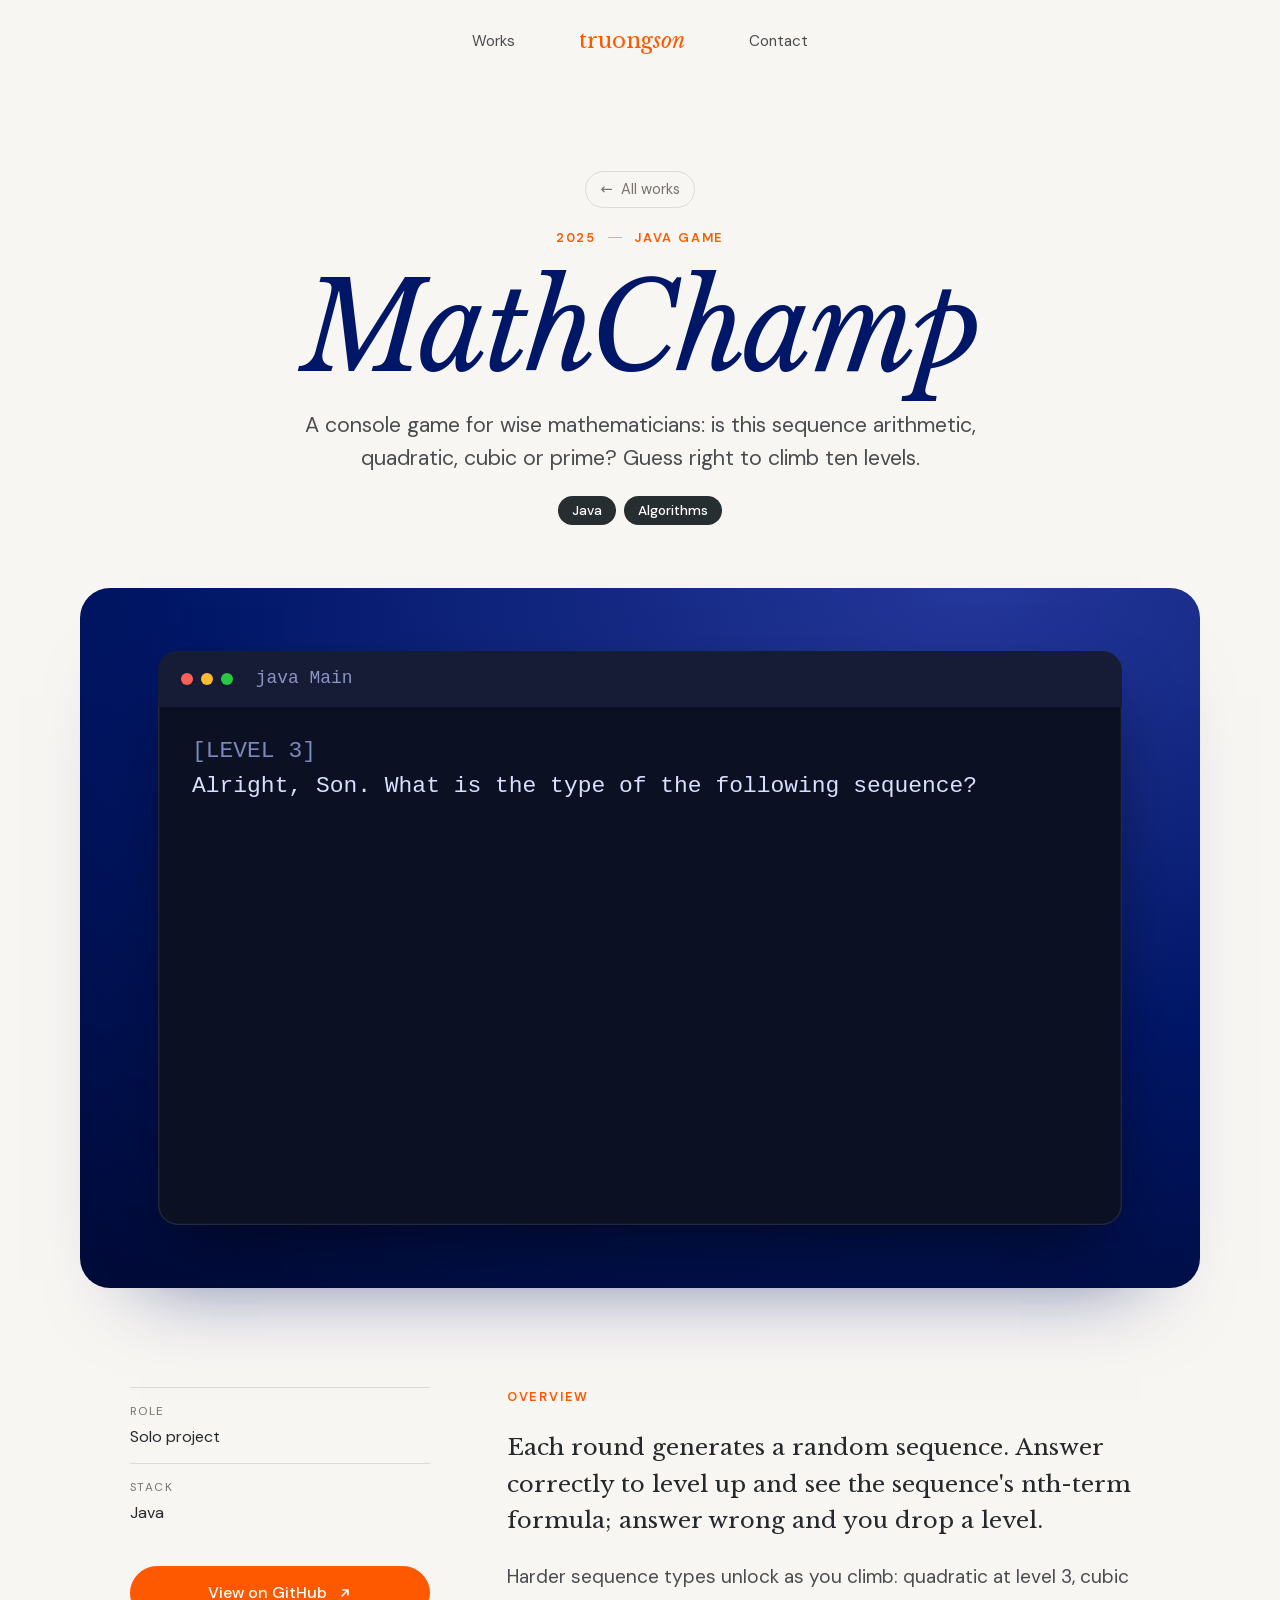
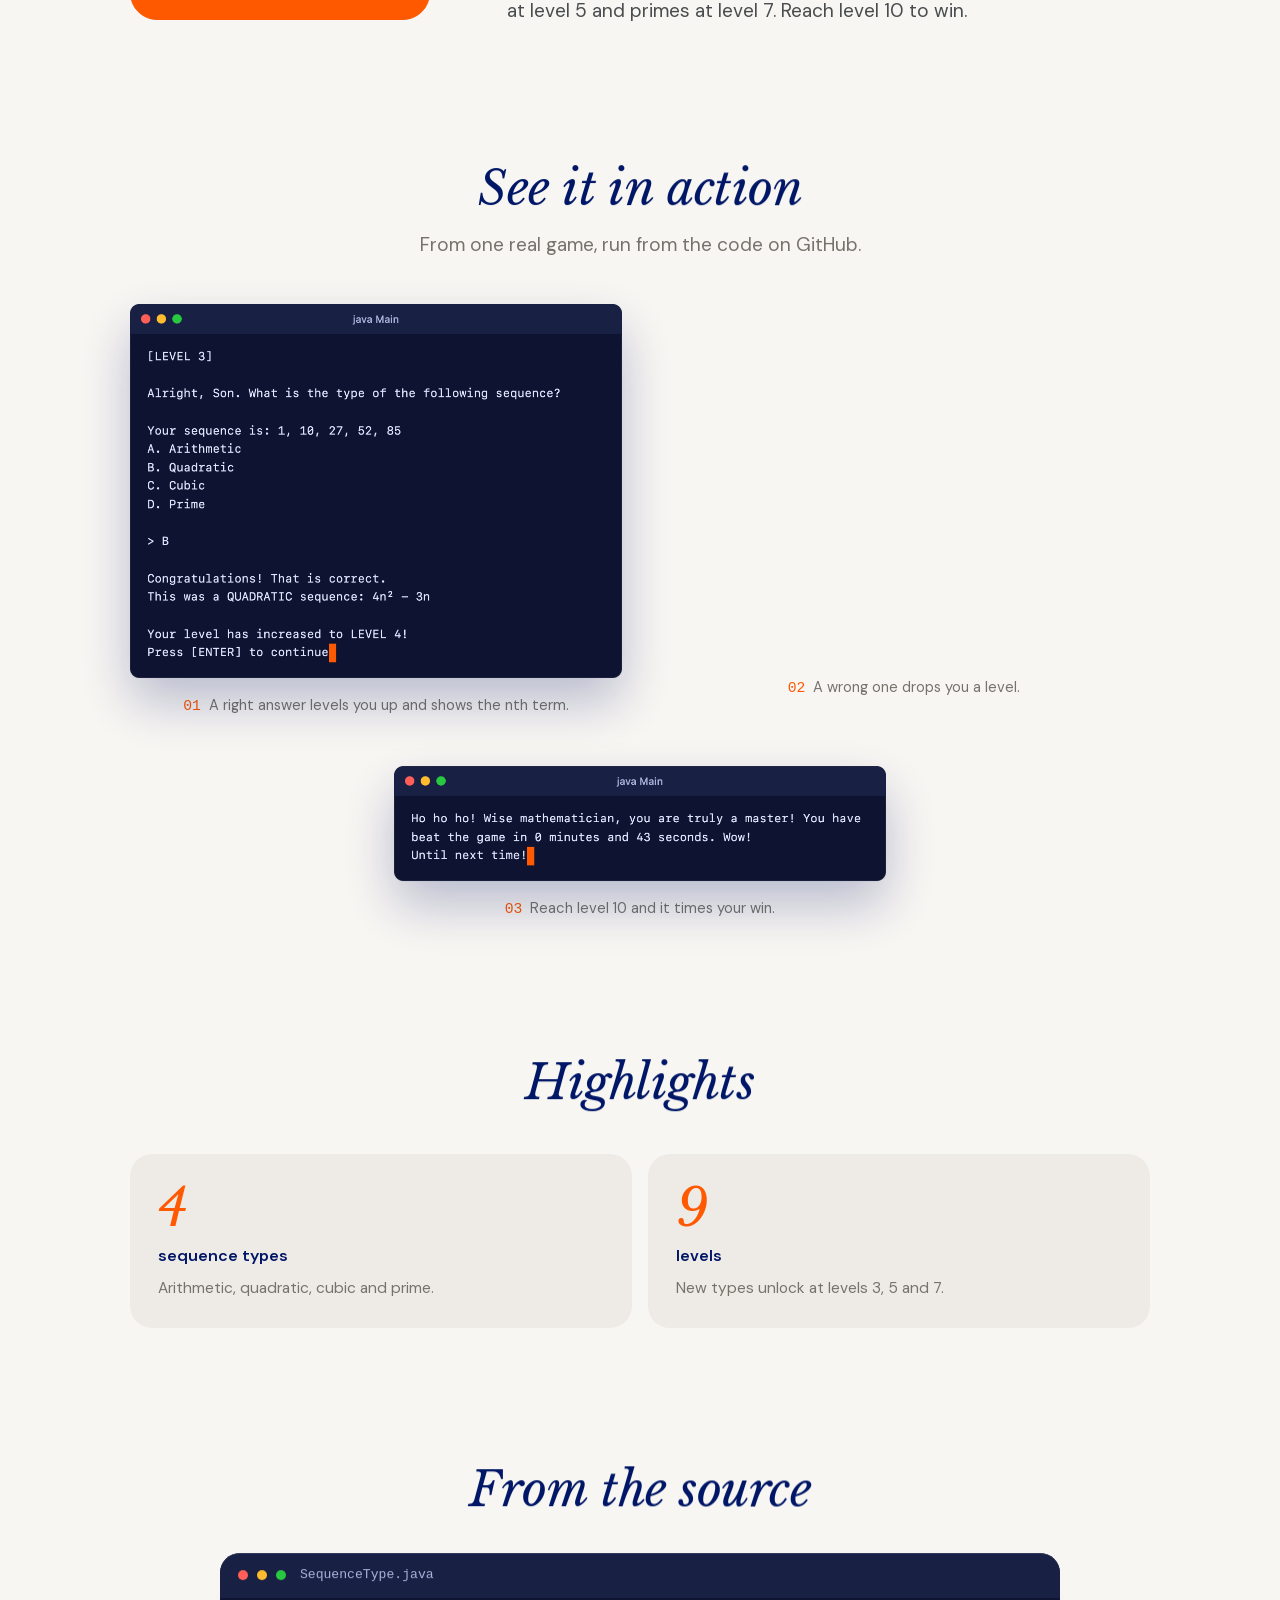
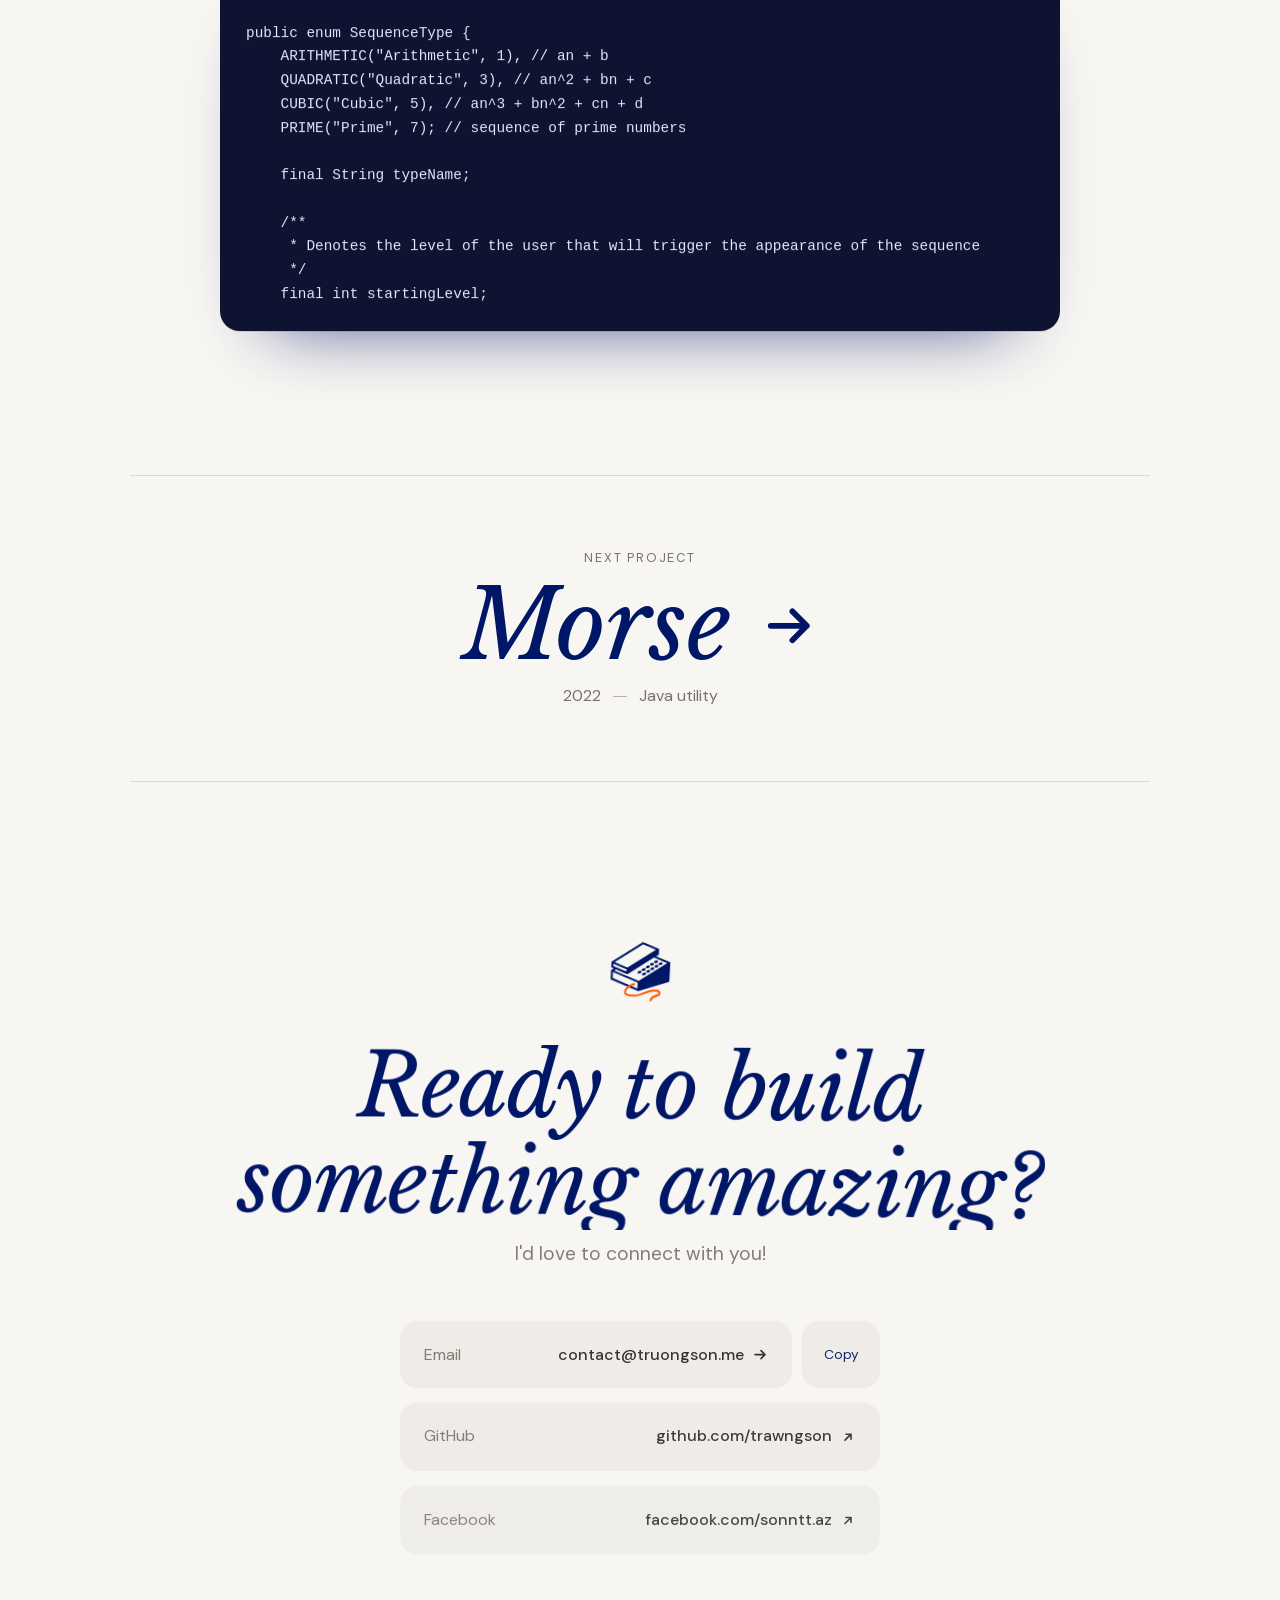
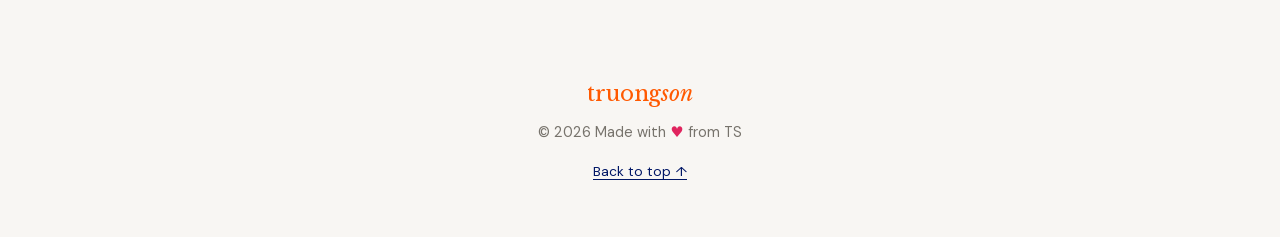
<file: works/mathchamp/index.html>
<!doctype html>
<html lang="en">
<head>
<meta charset="utf-8">
<meta name="viewport" content="width=device-width, initial-scale=1">
<title>MathChamp | Nguyen Truong Son</title>
<meta name="description" content="A console game for wise mathematicians: guess whether a random sequence is arithmetic, quadratic, cubic or prime, and climb ten levels.">
<link rel="canonical" href="https://truongson.me/works/mathchamp/">
<meta property="og:type" content="website">
<meta property="og:site_name" content="Nguyen Truong Son">
<meta property="og:title" content="MathChamp | Nguyen Truong Son">
<meta property="og:description" content="A console game for wise mathematicians: guess whether a random sequence is arithmetic, quadratic, cubic or prime, and climb ten levels.">
<meta property="og:url" content="https://truongson.me/works/mathchamp/">
<meta property="og:image" content="https://truongson.me/assets/img/og-card.jpg">
<meta name="twitter:card" content="summary_large_image">
<meta name="theme-color" content="#f8f6f3">
<link rel="icon" href="/assets/img/favicon.svg" type="image/svg+xml">
<link rel="preload" href="/assets/fonts/libre-baskerville-italic-latin.woff2" as="font" type="font/woff2" crossorigin>
<link rel="stylesheet" href="/assets/css/site.css?v=aea3eb75c5">
<script>
// Hide animated elements only when motion is allowed, and show them again if
// the motion script never starts (blocked CDN, old browser, script error).
(function () {
  var d = document.documentElement
  d.classList.add("js")
  if (window.matchMedia && matchMedia("(prefers-reduced-motion: reduce)").matches) return
  d.classList.add("motion")
  setTimeout(function () { if (!d.classList.contains("motion-ready")) d.classList.remove("motion") }, 3000)
})()
</script>
<script defer src="/assets/vendor/gsap-3.13.0.min.js"></script>
<script defer src="/assets/vendor/scrolltrigger-3.13.0.min.js"></script>
<script defer src="/assets/vendor/splittext-3.13.0.min.js"></script>
<script defer src="/assets/vendor/lenis-1.3.3.min.js"></script>
<script defer src="/assets/js/main.js?v=cd280c4938"></script>

</head>
<body data-page="project">
<a class="skip-link" href="#main">Skip to content</a>
<div class="progress" aria-hidden="true"><span></span></div>
<header class="nav-wrap">
  <nav class="nav" aria-label="Primary">
    <a class="nav-link" href="/works/"><span>Works</span></a>
    <a class="logo" href="/" aria-label="Truong Son, home">truong<em>son</em></a>
    <a class="nav-link" href="/contact/"><span>Contact</span></a>
  </nav>
</header>
<main id="main">

<article class="project" data-project="mathchamp">
  <header class="project-hero">
    <a class="back-link" href="/works/"><span aria-hidden="true">←</span> All works</a>
    <p class="eyebrow intro" style="--delay: 0.05s"><span>2025</span><span>Java game</span></p>
    <h1 class="project-title intro-title"><span class="w" style="--i: 0">MathChamp</span></h1>
    <p class="project-tagline intro" style="--delay: 0.35s">A console game for wise mathematicians: is this sequence arithmetic, quadratic, cubic or prime? Guess right to climb ten levels.</p>
    <div class="intro" style="--delay: 0.45s"><ul class="tags"><li>Java</li><li>Algorithms</li></ul></div>
  </header>
  <figure class="project-cover"><div class="cover cover--tool cover--math" role="img" aria-label="A terminal running MathChamp, cycling through sequences" style="view-transition-name: cover-mathchamp">
  <div class="term">
    <div class="term-bar" aria-hidden="true"><span class="browser-dots"><i></i><i></i><i></i></span><span>java Main</span></div>
    <pre class="term-body" data-math aria-hidden="true"><span class="t-dim">[LEVEL 3]</span>
Alright, Son. What is the type of the following sequence?
Your sequence is: <b>3, 6, 11, 18, 27</b>
A. Arithmetic   B. Quadratic
C. Cubic        D. Prime
&gt; <b class="t-orange">B</b>
<span class="t-green">Congratulations! That is correct.</span>
Your level has increased to LEVEL 4!<span class="t-caret"></span></pre>
  </div>
</div></figure>
  <div class="project-body">
    <aside class="project-meta" aria-label="Project details" data-reveal>
      <dl>
        <div><dt>Role</dt><dd>Solo project</dd></div>
        <div><dt>Stack</dt><dd>Java</dd></div>
      </dl>
      <div class="project-links">
        <a class="btn btn--orange" href="https://github.com/trawngson/mathchamp" target="_blank" rel="noopener" data-magnetic>View on GitHub <svg class="arrow arrow--ext" viewBox="0 0 16 16" aria-hidden="true"><path d="M5 11 11 5M6 5h5v5" fill="none" stroke="currentColor" stroke-width="1.6" stroke-linecap="round" stroke-linejoin="round"/></svg></a>
      </div>
    </aside>
    <div class="project-overview">
      <h2 class="kicker" data-reveal>Overview</h2>
      <p data-reveal>Each round generates a random sequence. Answer correctly to level up and see the sequence's nth-term formula; answer wrong and you drop a level.</p>
      <p data-reveal>Harder sequence types unlock as you climb: quadratic at level 3, cubic at level 5 and primes at level 7. Reach level 10 to win.</p>
    </div>
  </div>
  
  <section class="screens" aria-labelledby="screens-title">
  <div class="screens-head">
    <h2 id="screens-title" class="section-title" data-split>See it in action</h2>
    <p class="section-lede" data-reveal>From one real game, run from the code on GitHub.</p>
  </div>
  <ol class="screens-grid" data-stagger>
    <li class="screen">
      <figure>
        <div class="screen-frame screen-frame--terminal"><img src="/assets/img/mathchamp/correct-1884.webp" srcset="/assets/img/mathchamp/correct-1884.webp 1884w" sizes="(max-width: 720px) calc(100vw - 32px), (max-width: 1180px) 46vw, 540px" alt="MathChamp at level 3: the sequence 1, 10, 27, 52, 85 answered B, a quadratic sequence, 4n² - 3n" width="1884" height="1434" loading="lazy" decoding="async"></div>
        <figcaption><b>01</b> A right answer levels you up and shows the nth term.</figcaption>
      </figure>
    </li>
    <li class="screen">
      <figure>
        <div class="screen-frame screen-frame--terminal"><img src="/assets/img/mathchamp/miss-1884.webp" srcset="/assets/img/mathchamp/miss-1884.webp 1884w" sizes="(max-width: 720px) calc(100vw - 32px), (max-width: 1180px) 46vw, 540px" alt="MathChamp at level 6: a cubic sequence answered as quadratic, dropping to level 5" width="1884" height="1365" loading="lazy" decoding="async"></div>
        <figcaption><b>02</b> A wrong one drops you a level.</figcaption>
      </figure>
    </li>
    <li class="screen screen--center">
      <figure>
        <div class="screen-frame screen-frame--terminal"><img src="/assets/img/mathchamp/win-1884.webp" srcset="/assets/img/mathchamp/win-1884.webp 1884w" sizes="(max-width: 720px) calc(100vw - 32px), (max-width: 1180px) 46vw, 540px" alt="MathChamp's ending: the game beaten in 0 minutes and 43 seconds" width="1884" height="441" loading="lazy" decoding="async"></div>
        <figcaption><b>03</b> Reach level 10 and it times your win.</figcaption>
      </figure>
    </li>
  </ol>
</section>
  <section class="highlights" aria-labelledby="hl-title">
    <h2 id="hl-title" class="section-title" data-split>Highlights</h2>
    <ul class="highlight-grid" data-stagger>
      <li class="highlight">
        <span class="hl-num" data-count="4">4</span>
        <span class="hl-label">sequence types</span>
        <p>Arithmetic, quadratic, cubic and prime.</p>
      </li>
      <li class="highlight">
        <span class="hl-num" data-count="10">10</span>
        <span class="hl-label">levels</span>
        <p>New types unlock at levels 3, 5 and 7.</p>
      </li>
    </ul>
  </section>
  
  <section class="code" aria-labelledby="code-title">
  <h2 id="code-title" class="section-title" data-split>From the source</h2>
  <figure class="code-window" data-reveal>
    <figcaption><span class="browser-dots"><i></i><i></i><i></i></span><span>SequenceType.java</span></figcaption>
    <pre><code>public enum SequenceType {
    ARITHMETIC(&quot;Arithmetic&quot;, 1), // an + b
    QUADRATIC(&quot;Quadratic&quot;, 3), // an^2 + bn + c
    CUBIC(&quot;Cubic&quot;, 5), // an^3 + bn^2 + cn + d
    PRIME(&quot;Prime&quot;, 7); // sequence of prime numbers

    final String typeName;

    /**
     * Denotes the level of the user that will trigger the appearance of the sequence
     */
    final int startingLevel;</code></pre>
  </figure>
</section>
  <nav class="next-project" aria-label="Next project">
    <a href="/works/morse/" data-cursor="Next">
      <span class="next-label">Next project</span>
      <span class="next-title">Morse <svg class="arrow" viewBox="0 0 16 16" aria-hidden="true"><path d="M3 8h10M9 4l4 4-4 4" fill="none" stroke="currentColor" stroke-width="1.6" stroke-linecap="round" stroke-linejoin="round"/></svg></span>
      <span class="next-kind"><span>2022</span><span>Java utility</span></span>
    </a>
  </nav>
</article>
<section class="contact" aria-labelledby="contact-title">
  <div class="section-head">
    <svg class="section-icon section-icon--fax" aria-hidden="true" focusable="false" viewBox="0 0 25 25" xmlns="http://www.w3.org/2000/svg"><path d="M 13.554 4.121 L 14.357 3.56 L 14.357 1.832 L 9.305 0 L 0 6.505 L 0 8.231 L 0.801 8.522 L 0 9.082 L 0 11.948 L 8.645 15.093 L 18 11.695 L 18 5.736 Z M 9.396 0.684 L 13.392 2.133 L 4.958 8.029 L 0.965 6.578 Z M 0.613 7.102 L 4.696 8.586 L 4.696 9.287 L 0.613 7.803 Z M 8.339 14.33 L 0.613 11.52 L 0.613 9.679 L 8.339 12.49 Z M 8.6 11.933 L 0.965 9.155 L 1.505 8.778 L 5.048 10.066 L 12.941 4.55 L 17.035 6.037 Z" fill="var(--navy)" height="15.093399999999999px" id="TcVBdGAML" transform="translate(3.5 1)" width="18px"/><path d="M 1.103 0.086 C 1.136 0.109 1.162 0.135 1.182 0.164 C 1.284 0.313 1.209 0.528 0.982 0.686 C 0.711 0.876 0.327 0.914 0.123 0.772 C 0.09 0.749 0.064 0.722 0.044 0.694 C -0.057 0.545 0.018 0.33 0.245 0.171 C 0.516 -0.018 0.9 -0.056 1.103 0.086 Z" fill="var(--navy)" height="1px" id="XB9sHV6XO" transform="translate(13.038 10.299)" width="1.2268513404660126px"/><path d="M 1.103 0.086 C 1.136 0.109 1.162 0.135 1.182 0.164 C 1.284 0.313 1.209 0.528 0.982 0.686 C 0.711 0.876 0.326 0.914 0.123 0.772 C 0.09 0.749 0.064 0.722 0.045 0.694 C -0.057 0.545 0.018 0.33 0.245 0.171 C 0.515 -0.018 0.9 -0.056 1.103 0.086 Z" fill="var(--navy)" height="1px" id="L22u6owDv" transform="translate(11.631 9.787)" width="1.2266147736854904px"/><path d="M 1.104 0.086 C 1.136 0.109 1.163 0.135 1.182 0.164 C 1.284 0.313 1.209 0.528 0.982 0.686 C 0.711 0.876 0.327 0.914 0.123 0.772 C 0.09 0.749 0.064 0.722 0.045 0.694 C -0.057 0.545 0.018 0.33 0.245 0.171 C 0.516 -0.018 0.9 -0.056 1.104 0.086 Z" fill="var(--navy)" height="1px" id="f0gDmi85_" transform="translate(14.265 9.441)" width="1.2269392586073167px"/><path d="M 1.104 0.086 C 1.137 0.109 1.163 0.135 1.182 0.164 C 1.284 0.313 1.209 0.528 0.982 0.686 C 0.711 0.876 0.327 0.914 0.123 0.772 C 0.09 0.749 0.064 0.722 0.045 0.693 C -0.057 0.544 0.018 0.33 0.245 0.171 C 0.516 -0.018 0.9 -0.056 1.104 0.086 Z" fill="var(--navy)" height="1px" id="XRmJgJI3i" transform="translate(12.858 8.93)" width="1.2269392586073025px"/><path d="M 1.104 0.086 C 1.137 0.109 1.163 0.135 1.182 0.164 C 1.284 0.313 1.209 0.528 0.982 0.686 C 0.711 0.876 0.327 0.914 0.123 0.772 C 0.091 0.749 0.064 0.722 0.045 0.694 C -0.057 0.545 0.018 0.33 0.245 0.171 C 0.516 -0.018 0.9 -0.056 1.104 0.086 Z" fill="var(--navy)" height="1px" id="wsCLkGZ6y" transform="translate(15.492 8.583)" width="1.2268689103426667px"/><path d="M 1.104 0.086 C 1.136 0.109 1.163 0.135 1.182 0.164 C 1.284 0.313 1.209 0.528 0.982 0.687 C 0.711 0.876 0.327 0.914 0.123 0.772 C 0.09 0.749 0.064 0.722 0.045 0.694 C -0.057 0.545 0.018 0.33 0.245 0.171 C 0.516 -0.018 0.9 -0.056 1.104 0.086 Z" fill="var(--navy)" height="1px" id="UqTGtjMla" transform="translate(14.085 8.072)" width="1.2269055199070777px"/><path d="M 1.104 0.086 C 1.137 0.109 1.163 0.135 1.182 0.164 C 1.284 0.313 1.209 0.528 0.982 0.686 C 0.711 0.876 0.327 0.914 0.123 0.772 C 0.09 0.749 0.064 0.722 0.045 0.694 C -0.057 0.545 0.018 0.33 0.245 0.171 C 0.516 -0.018 0.9 -0.056 1.104 0.086 Z" fill="var(--navy)" height="1px" id="RaGfd1gJR" transform="translate(16.719 7.726)" width="1.2268147736854758px"/><path d="M 1.104 0.086 C 1.137 0.109 1.163 0.135 1.182 0.164 C 1.284 0.313 1.209 0.528 0.982 0.687 C 0.711 0.876 0.327 0.914 0.123 0.772 C 0.09 0.749 0.064 0.722 0.045 0.694 C -0.057 0.545 0.018 0.33 0.245 0.171 C 0.516 -0.018 0.9 -0.056 1.104 0.086 Z" fill="var(--navy)" height="1px" id="gI39y_TTg" transform="translate(15.311 7.214)" width="1.22674442542084px"/><path d="M 1.104 0.086 C 1.136 0.109 1.163 0.135 1.182 0.164 C 1.284 0.313 1.209 0.528 0.982 0.687 C 0.711 0.876 0.327 0.914 0.123 0.772 C 0.09 0.749 0.064 0.722 0.044 0.694 C -0.057 0.545 0.018 0.33 0.245 0.171 C 0.516 -0.018 0.9 -0.056 1.104 0.086 Z" fill="var(--navy)" height="1px" id="B6pvGR_Wl" transform="translate(17.946 6.868)" width="1.2268147736854758px"/><path d="M 1.104 0.086 C 1.136 0.109 1.163 0.135 1.182 0.164 C 1.284 0.313 1.209 0.528 0.982 0.686 C 0.711 0.876 0.327 0.914 0.123 0.772 C 0.09 0.749 0.064 0.722 0.045 0.694 C -0.057 0.545 0.018 0.33 0.245 0.171 C 0.516 -0.018 0.9 -0.056 1.104 0.086 Z" fill="var(--navy)" height="1px" id="bbeGa4AZ4" transform="translate(16.538 6.357)" width="1.2268147736854687px"/><path d="M 2.917 0.02 C 2.566 0.148 2.205 0.26 1.867 0.419 C 1.367 0.654 0.921 1.047 0.576 1.474 C 0.262 1.863 -0.006 2.338 0 2.852 C 0.006 3.389 0.4 3.737 0.865 3.925 C 1.522 4.191 2.353 4.166 3.045 4.112 C 3.825 4.051 4.592 3.871 5.304 3.546 C 6.661 2.924 8.101 2.211 9.628 2.175 C 9.927 2.168 10.389 2.207 10.537 2.424 C 10.705 2.671 10.516 2.887 10.263 3.014 C 9.857 3.219 9.408 3.321 9.009 3.548 C 8.488 3.844 8.139 4.325 7.991 4.902 C 7.893 5.285 8.484 5.447 8.582 5.065 C 8.858 3.99 9.866 3.95 10.688 3.481 C 11.4 3.075 11.355 2.058 10.602 1.728 C 10.181 1.542 9.702 1.542 9.251 1.585 C 8.571 1.651 7.906 1.833 7.26 2.052 C 6.417 2.337 5.642 2.755 4.822 3.092 C 4.081 3.396 3.267 3.515 2.471 3.525 C 1.936 3.532 1.115 3.546 0.716 3.123 C 0.439 2.831 0.734 2.318 0.904 2.056 C 1.188 1.618 1.612 1.257 2.066 1.004 C 2.381 0.829 2.742 0.733 3.08 0.61 C 3.448 0.476 3.289 -0.116 2.917 0.02 Z" fill="var(--orange)" height="5.282784710833035px" id="jfAGWIIWN" transform="translate(7.811 13.717)" width="11.195729794649612px"/></svg>
    <h2 id="contact-title" class="section-title section-title--xl" data-split>Ready to build something amazing?</h2>
    <p class="section-lede" data-reveal>I'd love to connect with you!</p>
  </div>
  <ul class="contact-list" data-stagger>
    <li>
      <a class="contact-row" href="mailto:contact@truongson.me" data-magnetic>
        <span class="contact-label">Email</span>
        <span class="contact-value">contact@truongson.me <svg class="arrow" viewBox="0 0 16 16" aria-hidden="true"><path d="M3 8h10M9 4l4 4-4 4" fill="none" stroke="currentColor" stroke-width="1.6" stroke-linecap="round" stroke-linejoin="round"/></svg></span>
      </a><button class="copy-btn" type="button" data-copy="contact@truongson.me" aria-label="Copy email address"><span>Copy</span></button>
    </li>
<li>
      <a class="contact-row" href="https://github.com/trawngson" target="_blank" rel="noopener" data-magnetic>
        <span class="contact-label">GitHub</span>
        <span class="contact-value">github.com/trawngson <svg class="arrow arrow--ext" viewBox="0 0 16 16" aria-hidden="true"><path d="M5 11 11 5M6 5h5v5" fill="none" stroke="currentColor" stroke-width="1.6" stroke-linecap="round" stroke-linejoin="round"/></svg></span>
      </a>
    </li>
<li>
      <a class="contact-row" href="https://facebook.com/sonntt.az" target="_blank" rel="noopener" data-magnetic>
        <span class="contact-label">Facebook</span>
        <span class="contact-value">facebook.com/sonntt.az <svg class="arrow arrow--ext" viewBox="0 0 16 16" aria-hidden="true"><path d="M5 11 11 5M6 5h5v5" fill="none" stroke="currentColor" stroke-width="1.6" stroke-linecap="round" stroke-linejoin="round"/></svg></span>
      </a>
    </li>
  </ul>
  
</section>

</main>
<footer class="footer">
  <a class="logo logo--footer" href="/" aria-label="Truong Son, home">truong<em>son</em></a>
  <p>© 2026 Made with <span class="heart" aria-label="love">♥️</span> from TS</p>
  <button class="to-top" type="button" data-to-top>Back to top <span aria-hidden="true">↑</span></button>
</footer>
</body>
</html>
</file>
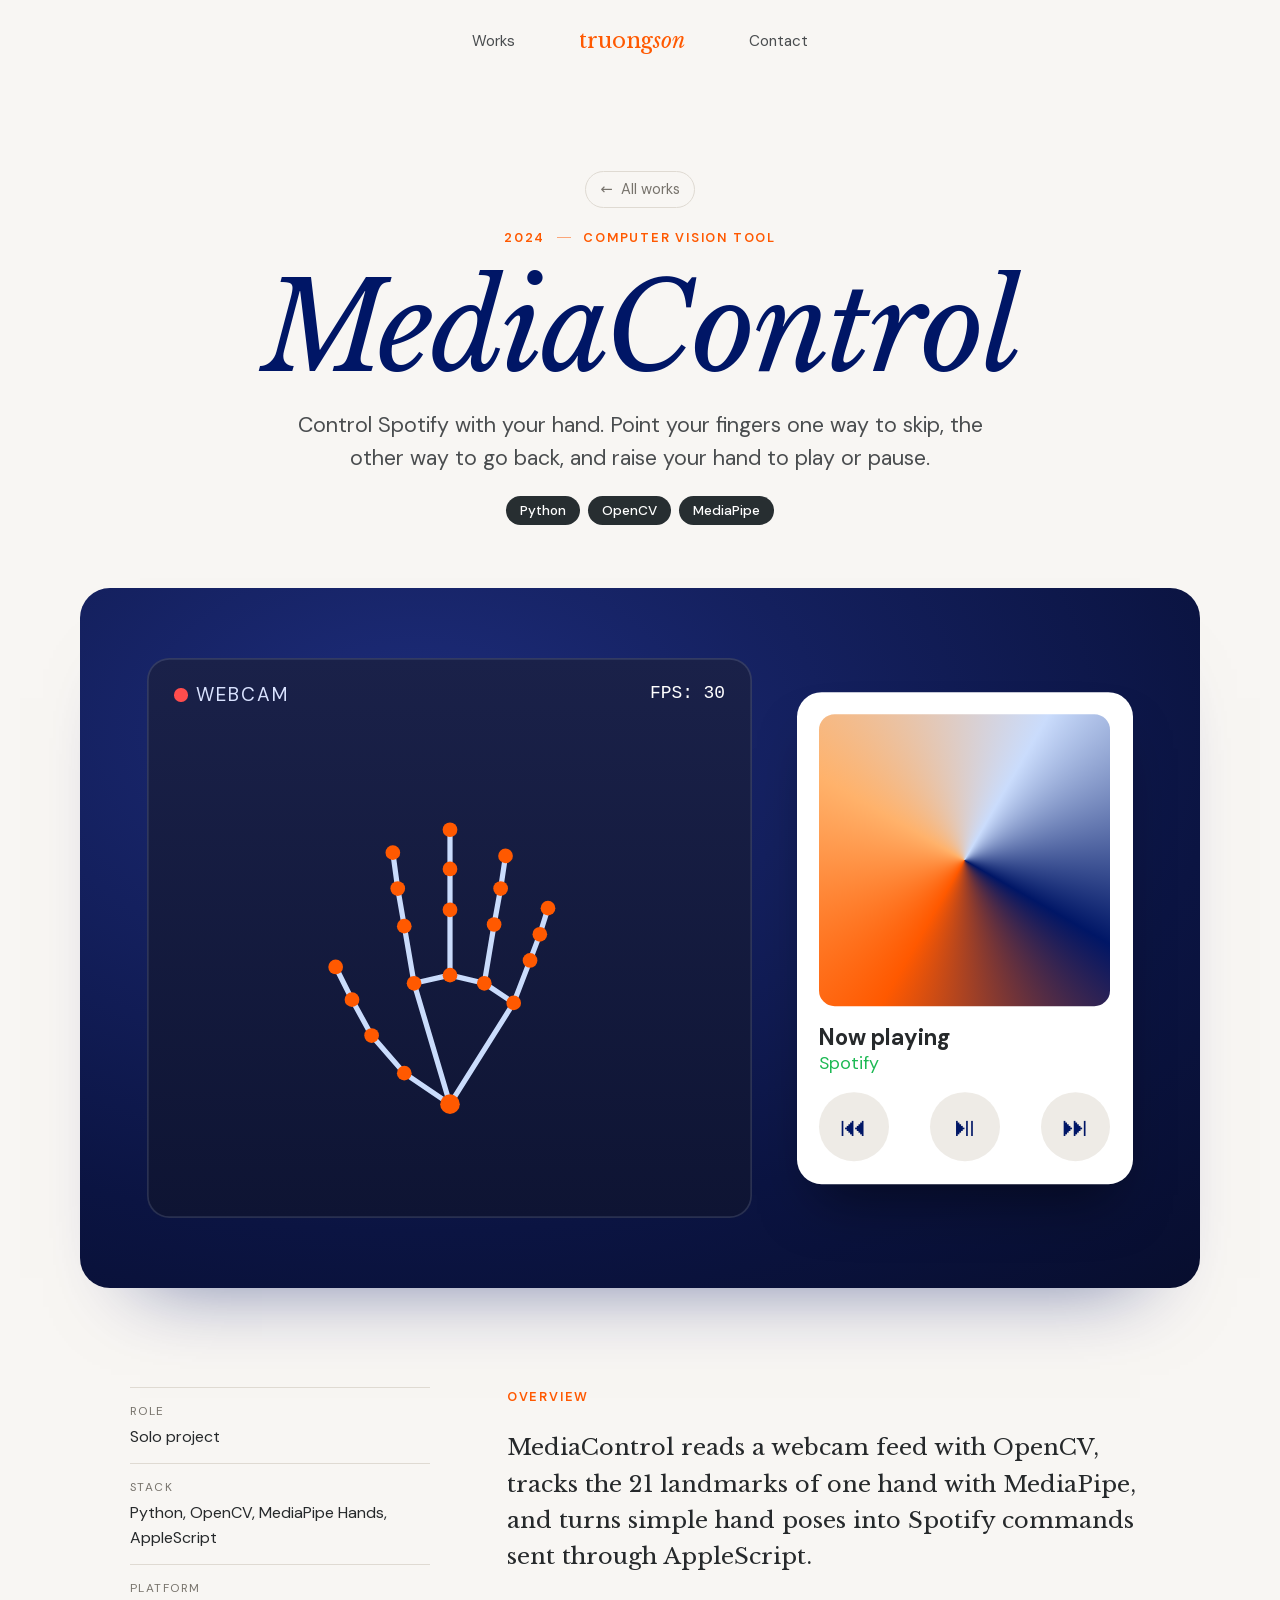
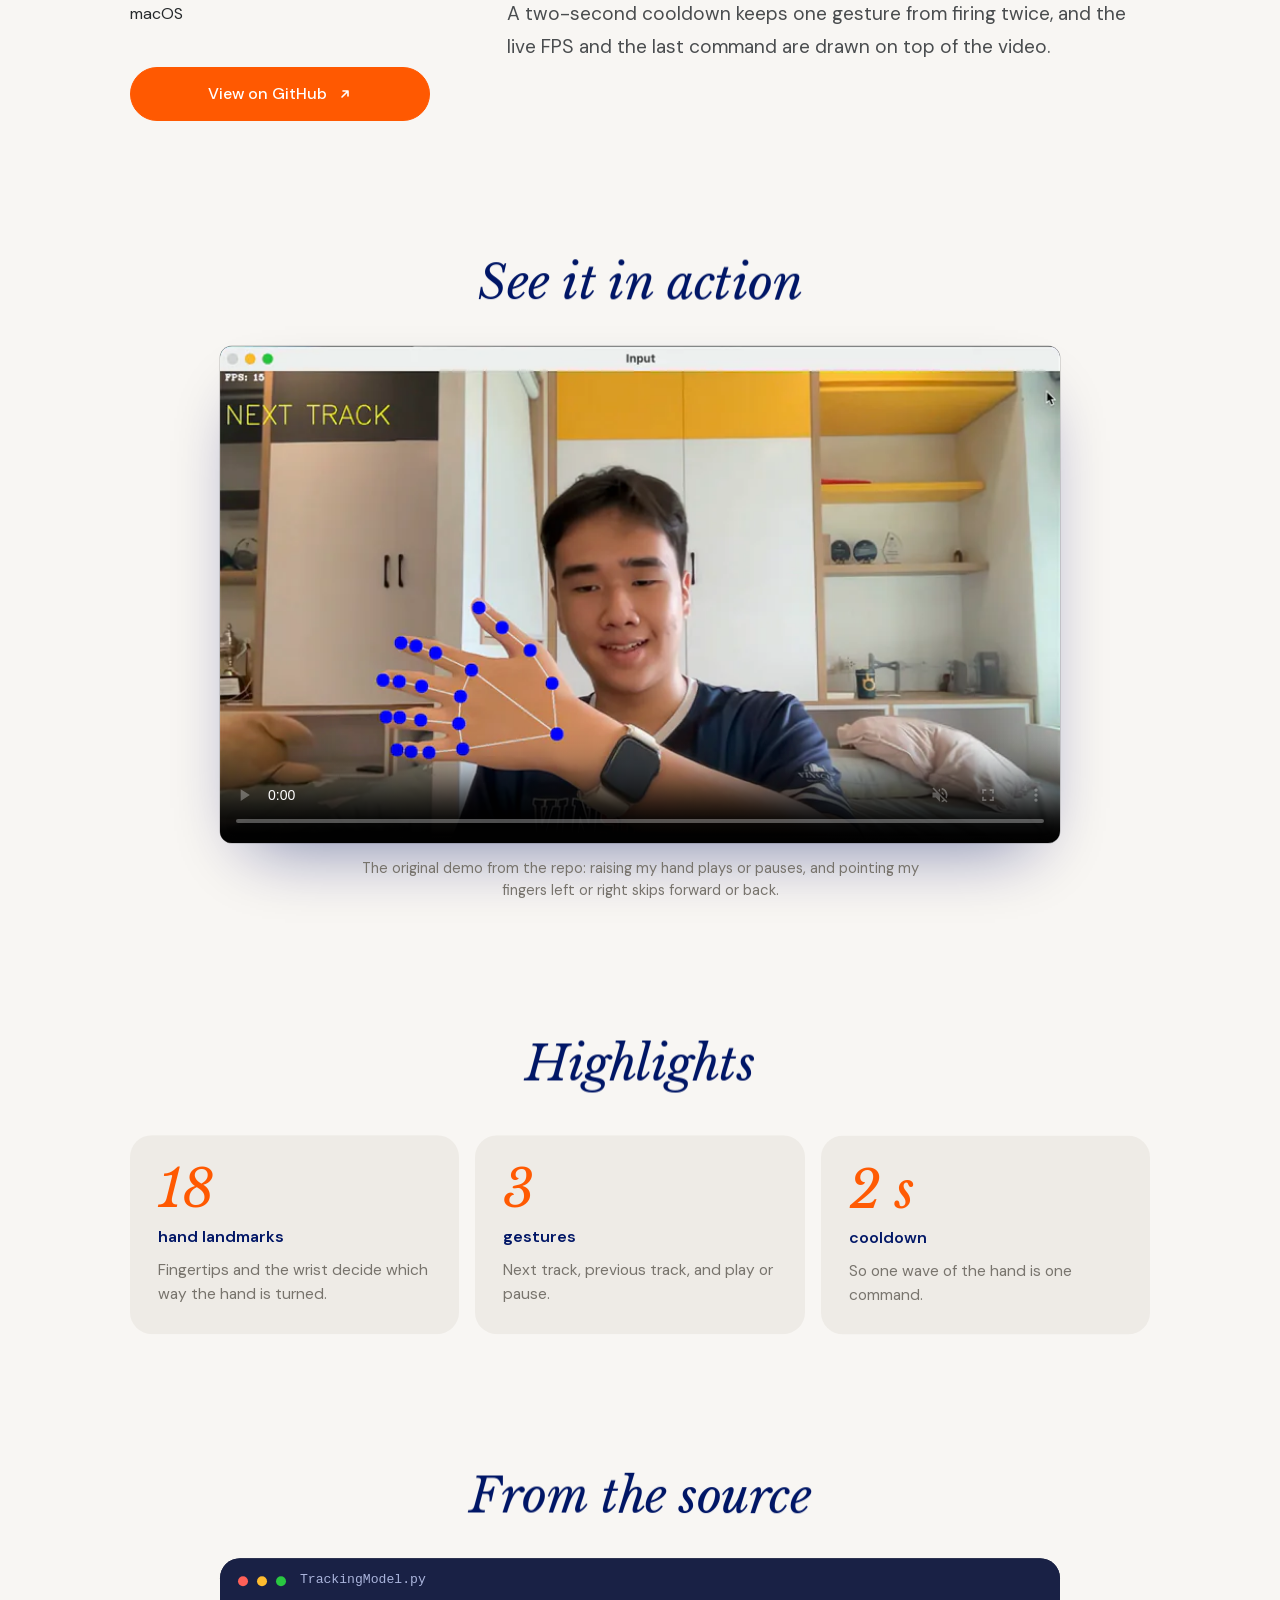
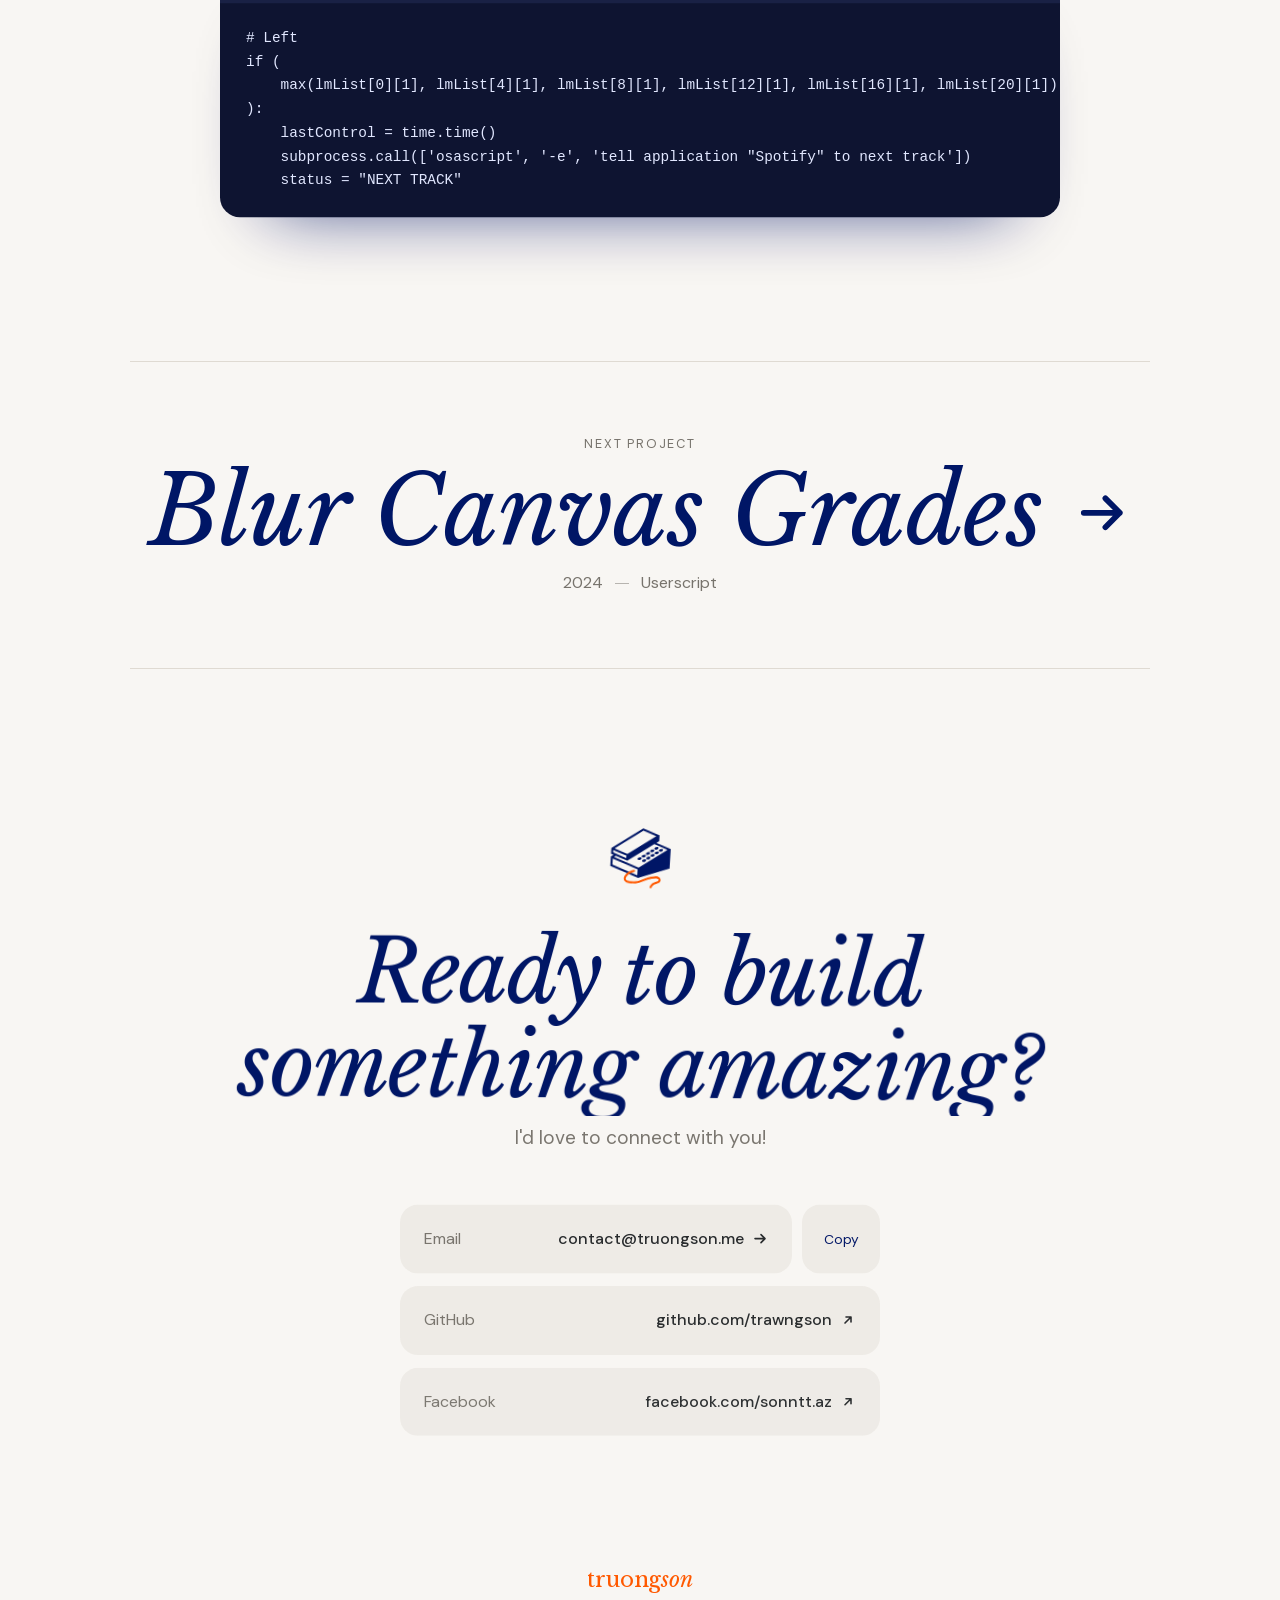
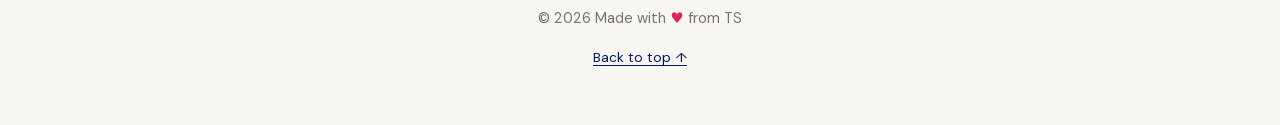
<file: works/mediacontrol/index.html>
<!doctype html>
<html lang="en">
<head>
<meta charset="utf-8">
<meta name="viewport" content="width=device-width, initial-scale=1">
<title>MediaControl | Nguyen Truong Son</title>
<meta name="description" content="Control Spotify with your hand: point your fingers one way to skip, the other way to go back, and raise your hand to play or pause.">
<link rel="canonical" href="https://truongson.me/works/mediacontrol/">
<meta property="og:type" content="website">
<meta property="og:site_name" content="Nguyen Truong Son">
<meta property="og:title" content="MediaControl | Nguyen Truong Son">
<meta property="og:description" content="Control Spotify with your hand: point your fingers one way to skip, the other way to go back, and raise your hand to play or pause.">
<meta property="og:url" content="https://truongson.me/works/mediacontrol/">
<meta property="og:image" content="https://truongson.me/assets/img/og-card.jpg">
<meta name="twitter:card" content="summary_large_image">
<meta name="theme-color" content="#f8f6f3">
<link rel="icon" href="/assets/img/favicon.svg" type="image/svg+xml">
<link rel="preload" href="/assets/fonts/libre-baskerville-italic-latin.woff2" as="font" type="font/woff2" crossorigin>
<link rel="stylesheet" href="/assets/css/site.css?v=aea3eb75c5">
<script>
// Hide animated elements only when motion is allowed, and show them again if
// the motion script never starts (blocked CDN, old browser, script error).
(function () {
  var d = document.documentElement
  d.classList.add("js")
  if (window.matchMedia && matchMedia("(prefers-reduced-motion: reduce)").matches) return
  d.classList.add("motion")
  setTimeout(function () { if (!d.classList.contains("motion-ready")) d.classList.remove("motion") }, 3000)
})()
</script>
<script defer src="/assets/vendor/gsap-3.13.0.min.js"></script>
<script defer src="/assets/vendor/scrolltrigger-3.13.0.min.js"></script>
<script defer src="/assets/vendor/splittext-3.13.0.min.js"></script>
<script defer src="/assets/vendor/lenis-1.3.3.min.js"></script>
<script defer src="/assets/js/main.js?v=cd280c4938"></script>

</head>
<body data-page="project">
<a class="skip-link" href="#main">Skip to content</a>
<div class="progress" aria-hidden="true"><span></span></div>
<header class="nav-wrap">
  <nav class="nav" aria-label="Primary">
    <a class="nav-link" href="/works/"><span>Works</span></a>
    <a class="logo" href="/" aria-label="Truong Son, home">truong<em>son</em></a>
    <a class="nav-link" href="/contact/"><span>Contact</span></a>
  </nav>
</header>
<main id="main">

<article class="project" data-project="mediacontrol">
  <header class="project-hero">
    <a class="back-link" href="/works/"><span aria-hidden="true">←</span> All works</a>
    <p class="eyebrow intro" style="--delay: 0.05s"><span>2024</span><span>Computer vision tool</span></p>
    <h1 class="project-title intro-title"><span class="w" style="--i: 0">MediaControl</span></h1>
    <p class="project-tagline intro" style="--delay: 0.35s">Control Spotify with your hand. Point your fingers one way to skip, the other way to go back, and raise your hand to play or pause.</p>
    <div class="intro" style="--delay: 0.45s"><ul class="tags"><li>Python</li><li>OpenCV</li><li>MediaPipe</li></ul></div>
  </header>
  <figure class="project-cover"><div class="cover cover--tool cover--media" role="img" aria-label="Animated hand skeleton switching Spotify tracks" style="view-transition-name: cover-mediacontrol">
  <div class="media-frame">
    <span class="media-live"><i></i>webcam</span>
    <span class="media-fps">FPS: 30</span>
    <svg class="media-hand" viewBox="0 0 200 240" aria-hidden="true"><g class="bones"><line x1="100" y1="215" x2="72" y2="196"/><line x1="72" y1="196" x2="52" y2="173"/><line x1="52" y1="173" x2="40" y2="151"/><line x1="40" y1="151" x2="30" y2="131"/><line x1="100" y1="215" x2="78" y2="141"/><line x1="78" y1="141" x2="72" y2="106"/><line x1="72" y1="106" x2="68" y2="83"/><line x1="68" y1="83" x2="65" y2="61"/><line x1="78" y1="141" x2="100" y2="136"/><line x1="100" y1="136" x2="100" y2="96"/><line x1="100" y1="96" x2="100" y2="71"/><line x1="100" y1="71" x2="100" y2="47"/><line x1="100" y1="136" x2="121" y2="141"/><line x1="121" y1="141" x2="127" y2="105"/><line x1="127" y1="105" x2="131" y2="83"/><line x1="131" y1="83" x2="134" y2="63"/><line x1="121" y1="141" x2="139" y2="153"/><line x1="139" y1="153" x2="149" y2="127"/><line x1="149" y1="127" x2="155" y2="111"/><line x1="155" y1="111" x2="160" y2="95"/><line x1="100" y1="215" x2="139" y2="153"/></g><g class="joints"><circle cx="100" cy="215" r="6"/><circle cx="72" cy="196" r="4.5"/><circle cx="52" cy="173" r="4.5"/><circle cx="40" cy="151" r="4.5"/><circle cx="30" cy="131" r="4.5"/><circle cx="78" cy="141" r="4.5"/><circle cx="72" cy="106" r="4.5"/><circle cx="68" cy="83" r="4.5"/><circle cx="65" cy="61" r="4.5"/><circle cx="100" cy="136" r="4.5"/><circle cx="100" cy="96" r="4.5"/><circle cx="100" cy="71" r="4.5"/><circle cx="100" cy="47" r="4.5"/><circle cx="121" cy="141" r="4.5"/><circle cx="127" cy="105" r="4.5"/><circle cx="131" cy="83" r="4.5"/><circle cx="134" cy="63" r="4.5"/><circle cx="139" cy="153" r="4.5"/><circle cx="149" cy="127" r="4.5"/><circle cx="155" cy="111" r="4.5"/><circle cx="160" cy="95" r="4.5"/></g></svg>
    <span class="media-status"><b class="st st--next">NEXT TRACK</b><b class="st st--prev">PREVIOUS TRACK</b><b class="st st--play">PLAY/PAUSE</b></span>
  </div>
  <div class="media-player" aria-hidden="true">
    <span class="mp-art"></span>
    <span class="mp-meta"><b>Now playing</b><i>Spotify</i></span>
    <span class="mp-controls"><i class="c c--prev">⏮</i><i class="c c--play">⏯</i><i class="c c--next">⏭</i></span>
  </div>
</div></figure>
  <div class="project-body">
    <aside class="project-meta" aria-label="Project details" data-reveal>
      <dl>
        <div><dt>Role</dt><dd>Solo project</dd></div>
        <div><dt>Stack</dt><dd>Python, OpenCV, MediaPipe Hands, AppleScript</dd></div>
        <div><dt>Platform</dt><dd>macOS</dd></div>
      </dl>
      <div class="project-links">
        <a class="btn btn--orange" href="https://github.com/trawngson/mediacontrol" target="_blank" rel="noopener" data-magnetic>View on GitHub <svg class="arrow arrow--ext" viewBox="0 0 16 16" aria-hidden="true"><path d="M5 11 11 5M6 5h5v5" fill="none" stroke="currentColor" stroke-width="1.6" stroke-linecap="round" stroke-linejoin="round"/></svg></a>
      </div>
    </aside>
    <div class="project-overview">
      <h2 class="kicker" data-reveal>Overview</h2>
      <p data-reveal>MediaControl reads a webcam feed with OpenCV, tracks the 21 landmarks of one hand with MediaPipe, and turns simple hand poses into Spotify commands sent through AppleScript.</p>
      <p data-reveal>A two-second cooldown keeps one gesture from firing twice, and the live FPS and the last command are drawn on top of the video.</p>
    </div>
  </div>
  <section class="demo" aria-labelledby="demo-title">
  <h2 id="demo-title" class="section-title" data-split>See it in action</h2>
  <figure class="demo-figure" data-reveal>
    <video class="demo-video" muted loop playsinline preload="none" poster="/assets/img/projects/mediacontrol-demo.webp" width="812" height="480" aria-label="Son in front of his webcam with 21 hand landmarks drawn on his hand, switching Spotify tracks with gestures" data-autoplay>
      <source src="/assets/img/projects/mediacontrol-demo.mp4" type="video/mp4">
    </video>
    <figcaption>The original demo from the repo: raising my hand plays or pauses, and pointing my fingers left or right skips forward or back.</figcaption>
  </figure>
</section>
  
  <section class="highlights" aria-labelledby="hl-title">
    <h2 id="hl-title" class="section-title" data-split>Highlights</h2>
    <ul class="highlight-grid" data-stagger>
      <li class="highlight">
        <span class="hl-num" data-count="21">21</span>
        <span class="hl-label">hand landmarks</span>
        <p>Fingertips and the wrist decide which way the hand is turned.</p>
      </li>
      <li class="highlight">
        <span class="hl-num" data-count="3">3</span>
        <span class="hl-label">gestures</span>
        <p>Next track, previous track, and play or pause.</p>
      </li>
      <li class="highlight">
        <span class="hl-num" data-count="2 s">2 s</span>
        <span class="hl-label">cooldown</span>
        <p>So one wave of the hand is one command.</p>
      </li>
    </ul>
  </section>
  
  <section class="code" aria-labelledby="code-title">
  <h2 id="code-title" class="section-title" data-split>From the source</h2>
  <figure class="code-window" data-reveal>
    <figcaption><span class="browser-dots"><i></i><i></i><i></i></span><span>TrackingModel.py</span></figcaption>
    <pre><code># Left
if (
    max(lmList[0][1], lmList[4][1], lmList[8][1], lmList[12][1], lmList[16][1], lmList[20][1]) == lmList[0][1]
):
    lastControl = time.time()
    subprocess.call(['osascript', '-e', 'tell application &quot;Spotify&quot; to next track'])
    status = &quot;NEXT TRACK&quot;</code></pre>
  </figure>
</section>
  <nav class="next-project" aria-label="Next project">
    <a href="/works/blur-canvas-grades/" data-cursor="Next">
      <span class="next-label">Next project</span>
      <span class="next-title">Blur Canvas Grades <svg class="arrow" viewBox="0 0 16 16" aria-hidden="true"><path d="M3 8h10M9 4l4 4-4 4" fill="none" stroke="currentColor" stroke-width="1.6" stroke-linecap="round" stroke-linejoin="round"/></svg></span>
      <span class="next-kind"><span>2024</span><span>Userscript</span></span>
    </a>
  </nav>
</article>
<section class="contact" aria-labelledby="contact-title">
  <div class="section-head">
    <svg class="section-icon section-icon--fax" aria-hidden="true" focusable="false" viewBox="0 0 25 25" xmlns="http://www.w3.org/2000/svg"><path d="M 13.554 4.121 L 14.357 3.56 L 14.357 1.832 L 9.305 0 L 0 6.505 L 0 8.231 L 0.801 8.522 L 0 9.082 L 0 11.948 L 8.645 15.093 L 18 11.695 L 18 5.736 Z M 9.396 0.684 L 13.392 2.133 L 4.958 8.029 L 0.965 6.578 Z M 0.613 7.102 L 4.696 8.586 L 4.696 9.287 L 0.613 7.803 Z M 8.339 14.33 L 0.613 11.52 L 0.613 9.679 L 8.339 12.49 Z M 8.6 11.933 L 0.965 9.155 L 1.505 8.778 L 5.048 10.066 L 12.941 4.55 L 17.035 6.037 Z" fill="var(--navy)" height="15.093399999999999px" id="TcVBdGAML" transform="translate(3.5 1)" width="18px"/><path d="M 1.103 0.086 C 1.136 0.109 1.162 0.135 1.182 0.164 C 1.284 0.313 1.209 0.528 0.982 0.686 C 0.711 0.876 0.327 0.914 0.123 0.772 C 0.09 0.749 0.064 0.722 0.044 0.694 C -0.057 0.545 0.018 0.33 0.245 0.171 C 0.516 -0.018 0.9 -0.056 1.103 0.086 Z" fill="var(--navy)" height="1px" id="XB9sHV6XO" transform="translate(13.038 10.299)" width="1.2268513404660126px"/><path d="M 1.103 0.086 C 1.136 0.109 1.162 0.135 1.182 0.164 C 1.284 0.313 1.209 0.528 0.982 0.686 C 0.711 0.876 0.326 0.914 0.123 0.772 C 0.09 0.749 0.064 0.722 0.045 0.694 C -0.057 0.545 0.018 0.33 0.245 0.171 C 0.515 -0.018 0.9 -0.056 1.103 0.086 Z" fill="var(--navy)" height="1px" id="L22u6owDv" transform="translate(11.631 9.787)" width="1.2266147736854904px"/><path d="M 1.104 0.086 C 1.136 0.109 1.163 0.135 1.182 0.164 C 1.284 0.313 1.209 0.528 0.982 0.686 C 0.711 0.876 0.327 0.914 0.123 0.772 C 0.09 0.749 0.064 0.722 0.045 0.694 C -0.057 0.545 0.018 0.33 0.245 0.171 C 0.516 -0.018 0.9 -0.056 1.104 0.086 Z" fill="var(--navy)" height="1px" id="f0gDmi85_" transform="translate(14.265 9.441)" width="1.2269392586073167px"/><path d="M 1.104 0.086 C 1.137 0.109 1.163 0.135 1.182 0.164 C 1.284 0.313 1.209 0.528 0.982 0.686 C 0.711 0.876 0.327 0.914 0.123 0.772 C 0.09 0.749 0.064 0.722 0.045 0.693 C -0.057 0.544 0.018 0.33 0.245 0.171 C 0.516 -0.018 0.9 -0.056 1.104 0.086 Z" fill="var(--navy)" height="1px" id="XRmJgJI3i" transform="translate(12.858 8.93)" width="1.2269392586073025px"/><path d="M 1.104 0.086 C 1.137 0.109 1.163 0.135 1.182 0.164 C 1.284 0.313 1.209 0.528 0.982 0.686 C 0.711 0.876 0.327 0.914 0.123 0.772 C 0.091 0.749 0.064 0.722 0.045 0.694 C -0.057 0.545 0.018 0.33 0.245 0.171 C 0.516 -0.018 0.9 -0.056 1.104 0.086 Z" fill="var(--navy)" height="1px" id="wsCLkGZ6y" transform="translate(15.492 8.583)" width="1.2268689103426667px"/><path d="M 1.104 0.086 C 1.136 0.109 1.163 0.135 1.182 0.164 C 1.284 0.313 1.209 0.528 0.982 0.687 C 0.711 0.876 0.327 0.914 0.123 0.772 C 0.09 0.749 0.064 0.722 0.045 0.694 C -0.057 0.545 0.018 0.33 0.245 0.171 C 0.516 -0.018 0.9 -0.056 1.104 0.086 Z" fill="var(--navy)" height="1px" id="UqTGtjMla" transform="translate(14.085 8.072)" width="1.2269055199070777px"/><path d="M 1.104 0.086 C 1.137 0.109 1.163 0.135 1.182 0.164 C 1.284 0.313 1.209 0.528 0.982 0.686 C 0.711 0.876 0.327 0.914 0.123 0.772 C 0.09 0.749 0.064 0.722 0.045 0.694 C -0.057 0.545 0.018 0.33 0.245 0.171 C 0.516 -0.018 0.9 -0.056 1.104 0.086 Z" fill="var(--navy)" height="1px" id="RaGfd1gJR" transform="translate(16.719 7.726)" width="1.2268147736854758px"/><path d="M 1.104 0.086 C 1.137 0.109 1.163 0.135 1.182 0.164 C 1.284 0.313 1.209 0.528 0.982 0.687 C 0.711 0.876 0.327 0.914 0.123 0.772 C 0.09 0.749 0.064 0.722 0.045 0.694 C -0.057 0.545 0.018 0.33 0.245 0.171 C 0.516 -0.018 0.9 -0.056 1.104 0.086 Z" fill="var(--navy)" height="1px" id="gI39y_TTg" transform="translate(15.311 7.214)" width="1.22674442542084px"/><path d="M 1.104 0.086 C 1.136 0.109 1.163 0.135 1.182 0.164 C 1.284 0.313 1.209 0.528 0.982 0.687 C 0.711 0.876 0.327 0.914 0.123 0.772 C 0.09 0.749 0.064 0.722 0.044 0.694 C -0.057 0.545 0.018 0.33 0.245 0.171 C 0.516 -0.018 0.9 -0.056 1.104 0.086 Z" fill="var(--navy)" height="1px" id="B6pvGR_Wl" transform="translate(17.946 6.868)" width="1.2268147736854758px"/><path d="M 1.104 0.086 C 1.136 0.109 1.163 0.135 1.182 0.164 C 1.284 0.313 1.209 0.528 0.982 0.686 C 0.711 0.876 0.327 0.914 0.123 0.772 C 0.09 0.749 0.064 0.722 0.045 0.694 C -0.057 0.545 0.018 0.33 0.245 0.171 C 0.516 -0.018 0.9 -0.056 1.104 0.086 Z" fill="var(--navy)" height="1px" id="bbeGa4AZ4" transform="translate(16.538 6.357)" width="1.2268147736854687px"/><path d="M 2.917 0.02 C 2.566 0.148 2.205 0.26 1.867 0.419 C 1.367 0.654 0.921 1.047 0.576 1.474 C 0.262 1.863 -0.006 2.338 0 2.852 C 0.006 3.389 0.4 3.737 0.865 3.925 C 1.522 4.191 2.353 4.166 3.045 4.112 C 3.825 4.051 4.592 3.871 5.304 3.546 C 6.661 2.924 8.101 2.211 9.628 2.175 C 9.927 2.168 10.389 2.207 10.537 2.424 C 10.705 2.671 10.516 2.887 10.263 3.014 C 9.857 3.219 9.408 3.321 9.009 3.548 C 8.488 3.844 8.139 4.325 7.991 4.902 C 7.893 5.285 8.484 5.447 8.582 5.065 C 8.858 3.99 9.866 3.95 10.688 3.481 C 11.4 3.075 11.355 2.058 10.602 1.728 C 10.181 1.542 9.702 1.542 9.251 1.585 C 8.571 1.651 7.906 1.833 7.26 2.052 C 6.417 2.337 5.642 2.755 4.822 3.092 C 4.081 3.396 3.267 3.515 2.471 3.525 C 1.936 3.532 1.115 3.546 0.716 3.123 C 0.439 2.831 0.734 2.318 0.904 2.056 C 1.188 1.618 1.612 1.257 2.066 1.004 C 2.381 0.829 2.742 0.733 3.08 0.61 C 3.448 0.476 3.289 -0.116 2.917 0.02 Z" fill="var(--orange)" height="5.282784710833035px" id="jfAGWIIWN" transform="translate(7.811 13.717)" width="11.195729794649612px"/></svg>
    <h2 id="contact-title" class="section-title section-title--xl" data-split>Ready to build something amazing?</h2>
    <p class="section-lede" data-reveal>I'd love to connect with you!</p>
  </div>
  <ul class="contact-list" data-stagger>
    <li>
      <a class="contact-row" href="mailto:contact@truongson.me" data-magnetic>
        <span class="contact-label">Email</span>
        <span class="contact-value">contact@truongson.me <svg class="arrow" viewBox="0 0 16 16" aria-hidden="true"><path d="M3 8h10M9 4l4 4-4 4" fill="none" stroke="currentColor" stroke-width="1.6" stroke-linecap="round" stroke-linejoin="round"/></svg></span>
      </a><button class="copy-btn" type="button" data-copy="contact@truongson.me" aria-label="Copy email address"><span>Copy</span></button>
    </li>
<li>
      <a class="contact-row" href="https://github.com/trawngson" target="_blank" rel="noopener" data-magnetic>
        <span class="contact-label">GitHub</span>
        <span class="contact-value">github.com/trawngson <svg class="arrow arrow--ext" viewBox="0 0 16 16" aria-hidden="true"><path d="M5 11 11 5M6 5h5v5" fill="none" stroke="currentColor" stroke-width="1.6" stroke-linecap="round" stroke-linejoin="round"/></svg></span>
      </a>
    </li>
<li>
      <a class="contact-row" href="https://facebook.com/sonntt.az" target="_blank" rel="noopener" data-magnetic>
        <span class="contact-label">Facebook</span>
        <span class="contact-value">facebook.com/sonntt.az <svg class="arrow arrow--ext" viewBox="0 0 16 16" aria-hidden="true"><path d="M5 11 11 5M6 5h5v5" fill="none" stroke="currentColor" stroke-width="1.6" stroke-linecap="round" stroke-linejoin="round"/></svg></span>
      </a>
    </li>
  </ul>
  
</section>

</main>
<footer class="footer">
  <a class="logo logo--footer" href="/" aria-label="Truong Son, home">truong<em>son</em></a>
  <p>© 2026 Made with <span class="heart" aria-label="love">♥️</span> from TS</p>
  <button class="to-top" type="button" data-to-top>Back to top <span aria-hidden="true">↑</span></button>
</footer>
</body>
</html>
</file>
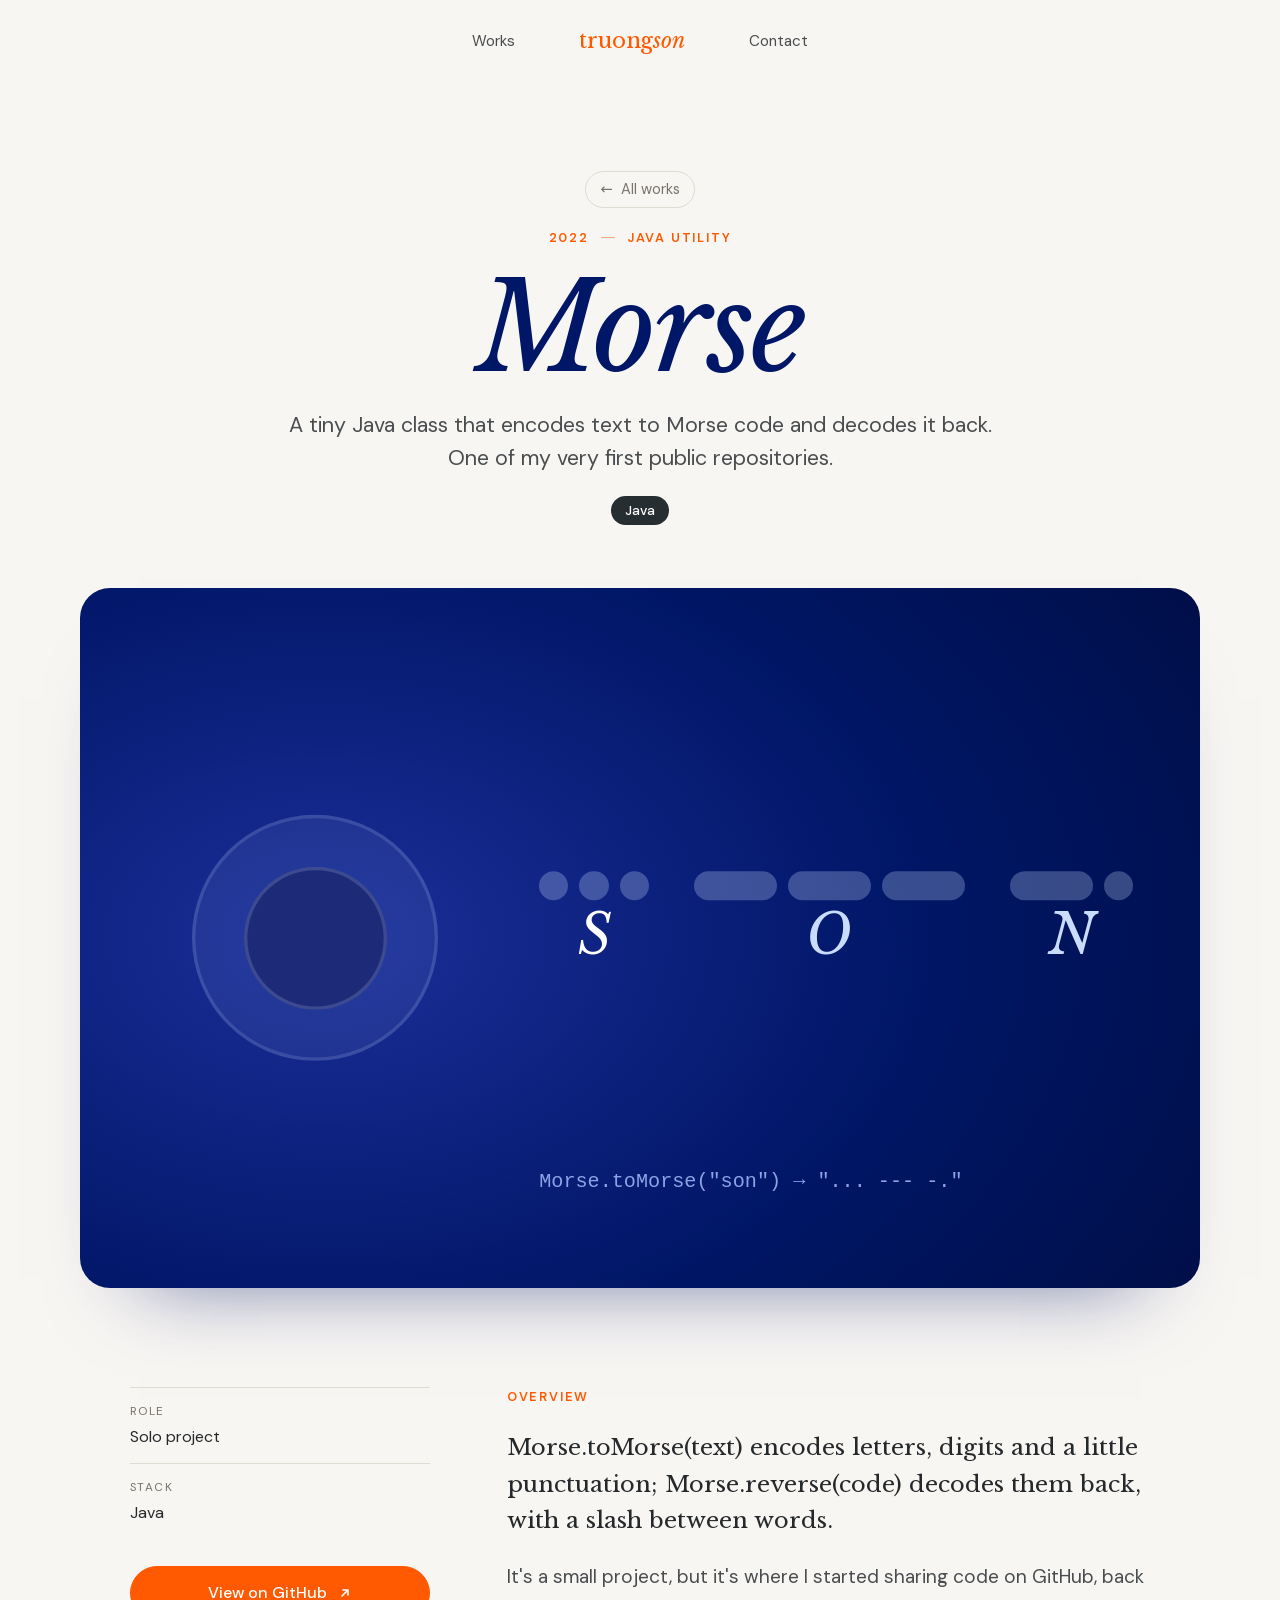
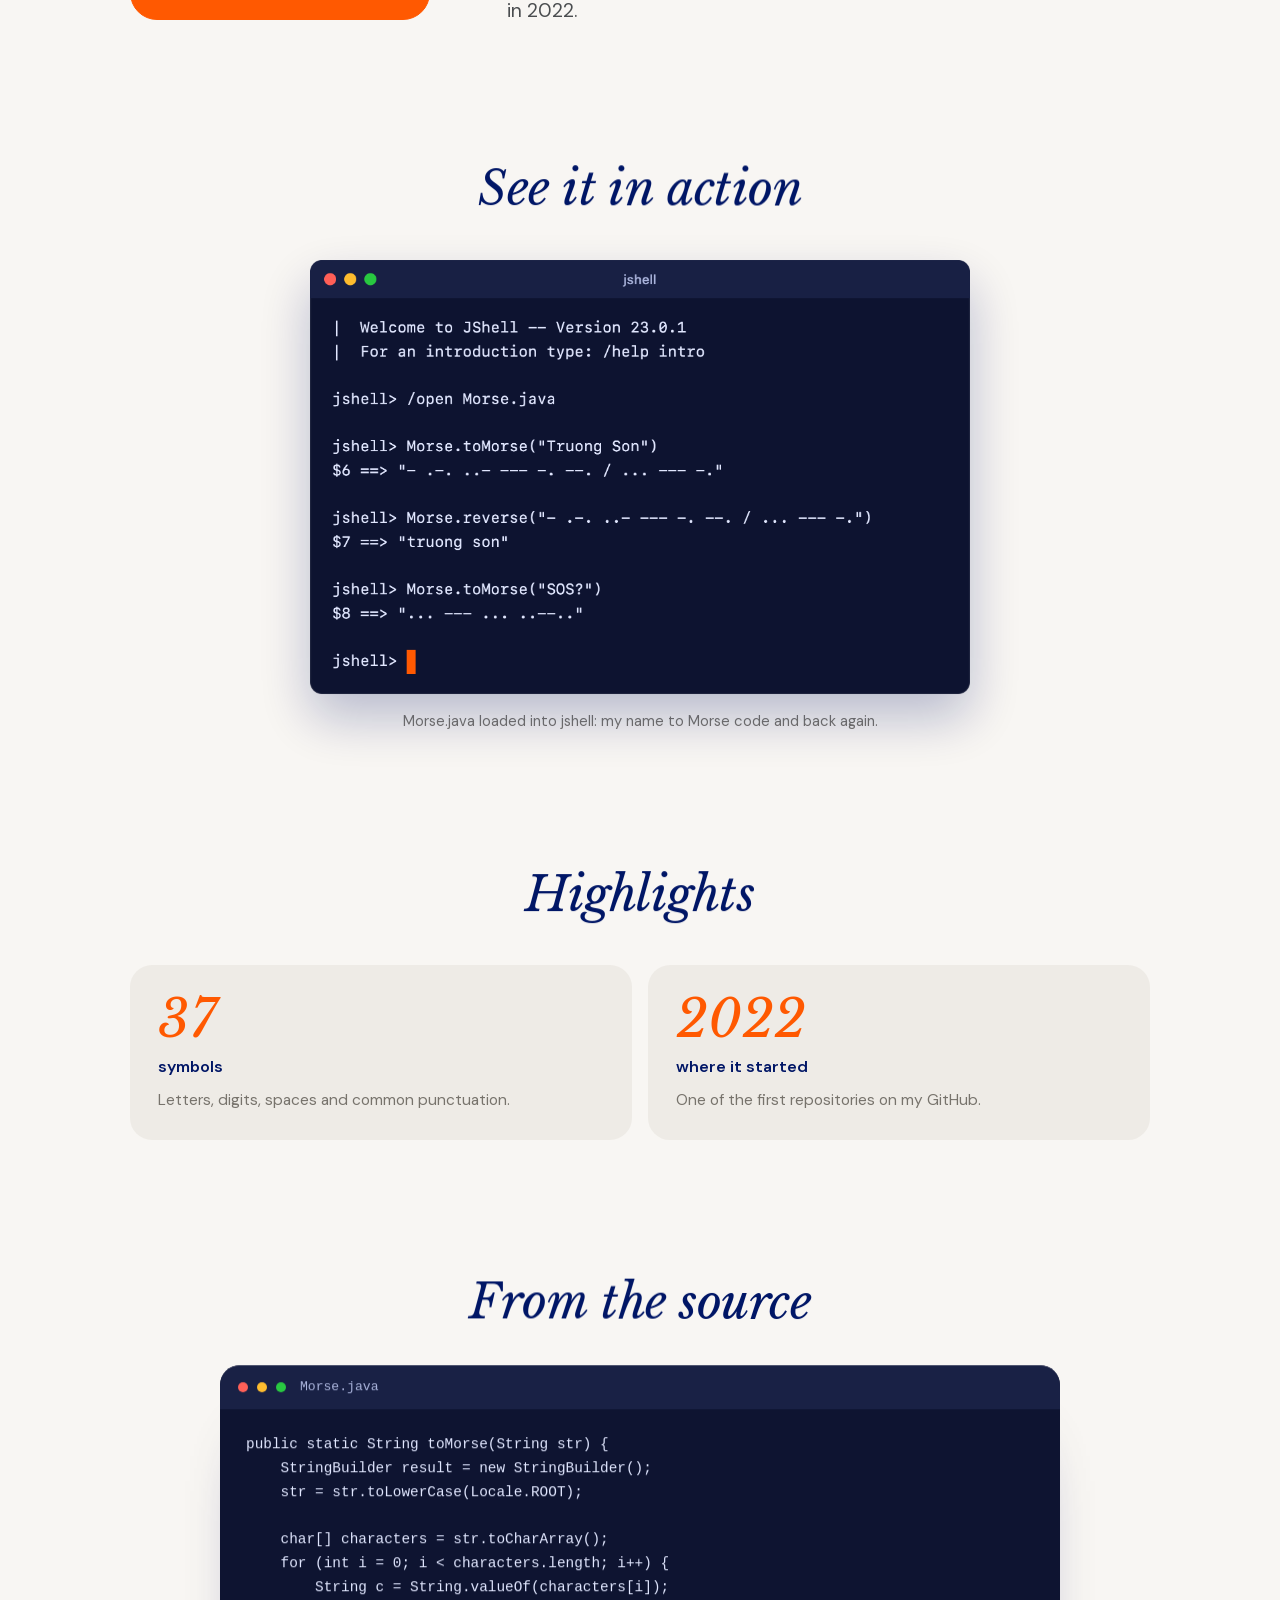
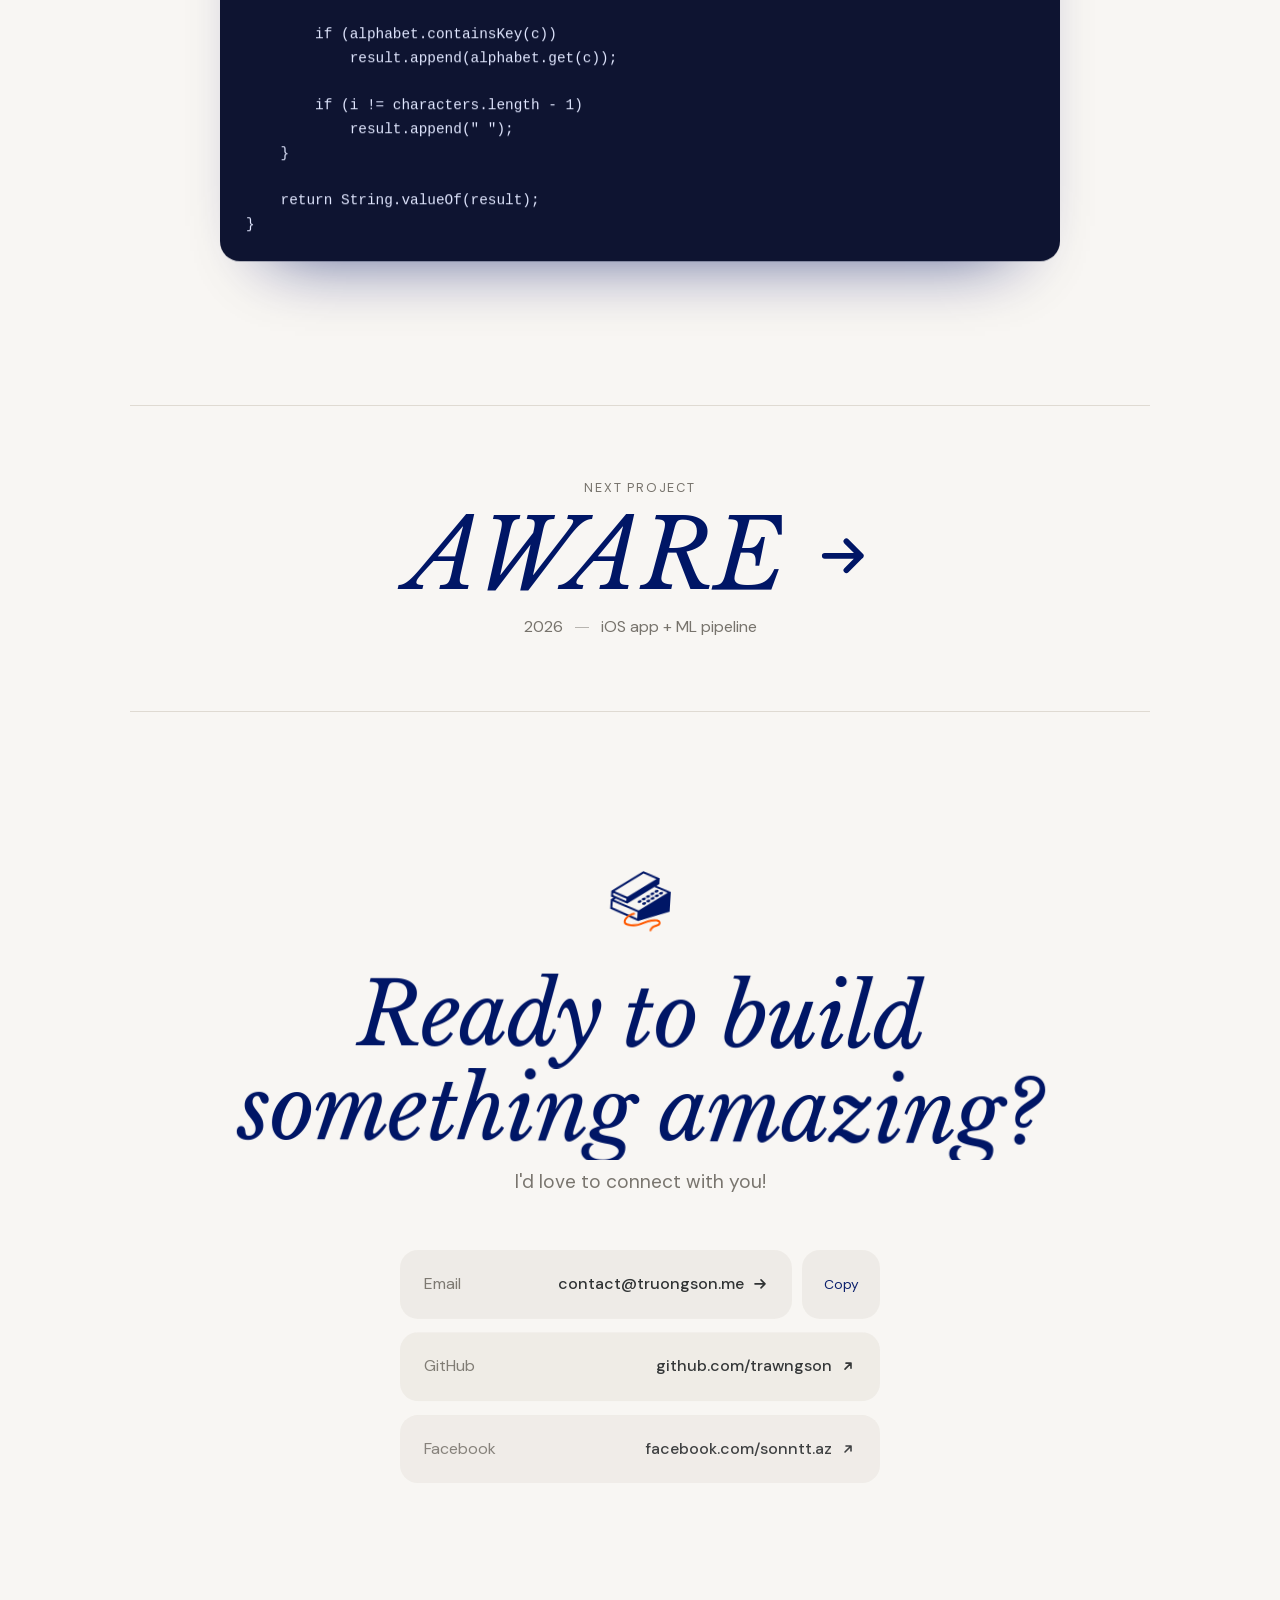
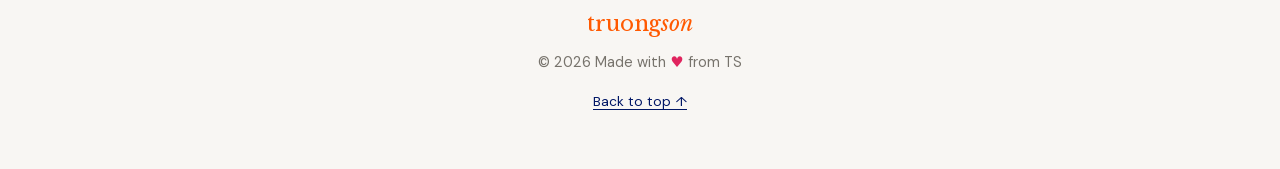
<file: works/morse/index.html>
<!doctype html>
<html lang="en">
<head>
<meta charset="utf-8">
<meta name="viewport" content="width=device-width, initial-scale=1">
<title>Morse | Nguyen Truong Son</title>
<meta name="description" content="A tiny Java class that encodes text to Morse code and decodes it back. One of my very first public repositories.">
<link rel="canonical" href="https://truongson.me/works/morse/">
<meta property="og:type" content="website">
<meta property="og:site_name" content="Nguyen Truong Son">
<meta property="og:title" content="Morse | Nguyen Truong Son">
<meta property="og:description" content="A tiny Java class that encodes text to Morse code and decodes it back. One of my very first public repositories.">
<meta property="og:url" content="https://truongson.me/works/morse/">
<meta property="og:image" content="https://truongson.me/assets/img/og-card.jpg">
<meta name="twitter:card" content="summary_large_image">
<meta name="theme-color" content="#f8f6f3">
<link rel="icon" href="/assets/img/favicon.svg" type="image/svg+xml">
<link rel="preload" href="/assets/fonts/libre-baskerville-italic-latin.woff2" as="font" type="font/woff2" crossorigin>
<link rel="stylesheet" href="/assets/css/site.css?v=aea3eb75c5">
<script>
// Hide animated elements only when motion is allowed, and show them again if
// the motion script never starts (blocked CDN, old browser, script error).
(function () {
  var d = document.documentElement
  d.classList.add("js")
  if (window.matchMedia && matchMedia("(prefers-reduced-motion: reduce)").matches) return
  d.classList.add("motion")
  setTimeout(function () { if (!d.classList.contains("motion-ready")) d.classList.remove("motion") }, 3000)
})()
</script>
<script defer src="/assets/vendor/gsap-3.13.0.min.js"></script>
<script defer src="/assets/vendor/scrolltrigger-3.13.0.min.js"></script>
<script defer src="/assets/vendor/splittext-3.13.0.min.js"></script>
<script defer src="/assets/vendor/lenis-1.3.3.min.js"></script>
<script defer src="/assets/js/main.js?v=cd280c4938"></script>

</head>
<body data-page="project">
<a class="skip-link" href="#main">Skip to content</a>
<div class="progress" aria-hidden="true"><span></span></div>
<header class="nav-wrap">
  <nav class="nav" aria-label="Primary">
    <a class="nav-link" href="/works/"><span>Works</span></a>
    <a class="logo" href="/" aria-label="Truong Son, home">truong<em>son</em></a>
    <a class="nav-link" href="/contact/"><span>Contact</span></a>
  </nav>
</header>
<main id="main">

<article class="project" data-project="morse">
  <header class="project-hero">
    <a class="back-link" href="/works/"><span aria-hidden="true">←</span> All works</a>
    <p class="eyebrow intro" style="--delay: 0.05s"><span>2022</span><span>Java utility</span></p>
    <h1 class="project-title intro-title"><span class="w" style="--i: 0">Morse</span></h1>
    <p class="project-tagline intro" style="--delay: 0.35s">A tiny Java class that encodes text to Morse code and decodes it back. One of my very first public repositories.</p>
    <div class="intro" style="--delay: 0.45s"><ul class="tags"><li>Java</li></ul></div>
  </header>
  <figure class="project-cover"><div class="cover cover--tool cover--morse" role="img" aria-label="A lamp blinking S-O-N in Morse code" style="view-transition-name: cover-morse" data-morse>
  <span class="morse-lamp" aria-hidden="true"><i></i></span>
  <span class="morse-tape" aria-hidden="true"><span class="m-letter"><i class="m-dot"></i><i class="m-dot"></i><i class="m-dot"></i><b>S</b></span><span class="m-letter"><i class="m-dash"></i><i class="m-dash"></i><i class="m-dash"></i><b>O</b></span><span class="m-letter"><i class="m-dash"></i><i class="m-dot"></i><b>N</b></span></span>
  <code class="morse-code" aria-hidden="true">Morse.toMorse("son") → "... --- -."</code>
</div></figure>
  <div class="project-body">
    <aside class="project-meta" aria-label="Project details" data-reveal>
      <dl>
        <div><dt>Role</dt><dd>Solo project</dd></div>
        <div><dt>Stack</dt><dd>Java</dd></div>
      </dl>
      <div class="project-links">
        <a class="btn btn--orange" href="https://github.com/trawngson/morse" target="_blank" rel="noopener" data-magnetic>View on GitHub <svg class="arrow arrow--ext" viewBox="0 0 16 16" aria-hidden="true"><path d="M5 11 11 5M6 5h5v5" fill="none" stroke="currentColor" stroke-width="1.6" stroke-linecap="round" stroke-linejoin="round"/></svg></a>
      </div>
    </aside>
    <div class="project-overview">
      <h2 class="kicker" data-reveal>Overview</h2>
      <p data-reveal>Morse.toMorse(text) encodes letters, digits and a little punctuation; Morse.reverse(code) decodes them back, with a slash between words.</p>
      <p data-reveal>It's a small project, but it's where I started sharing code on GitHub, back in 2022.</p>
    </div>
  </div>
  
  <section class="screens" aria-labelledby="screens-title">
  <div class="screens-head">
    <h2 id="screens-title" class="section-title" data-split>See it in action</h2>
    
  </div>
  <ol class="screens-grid" data-stagger>
    <li class="screen">
      <figure>
        <div class="screen-frame screen-frame--terminal"><img src="/assets/img/morse/jshell-1968.webp" srcset="/assets/img/morse/jshell-1968.webp 1968w" sizes="(max-width: 720px) calc(100vw - 32px), (max-width: 1180px) 46vw, 540px" alt="A jshell session encoding Truong Son to Morse code and decoding it back to truong son" width="1968" height="1293" loading="lazy" decoding="async"></div>
        <figcaption>Morse.java loaded into jshell: my name to Morse code and back again.</figcaption>
      </figure>
    </li>
  </ol>
</section>
  <section class="highlights" aria-labelledby="hl-title">
    <h2 id="hl-title" class="section-title" data-split>Highlights</h2>
    <ul class="highlight-grid" data-stagger>
      <li class="highlight">
        <span class="hl-num" data-count="40">40</span>
        <span class="hl-label">symbols</span>
        <p>Letters, digits, spaces and common punctuation.</p>
      </li>
      <li class="highlight">
        <span class="hl-num" data-count="2022">2022</span>
        <span class="hl-label">where it started</span>
        <p>One of the first repositories on my GitHub.</p>
      </li>
    </ul>
  </section>
  
  <section class="code" aria-labelledby="code-title">
  <h2 id="code-title" class="section-title" data-split>From the source</h2>
  <figure class="code-window" data-reveal>
    <figcaption><span class="browser-dots"><i></i><i></i><i></i></span><span>Morse.java</span></figcaption>
    <pre><code>public static String toMorse(String str) {
    StringBuilder result = new StringBuilder();
    str = str.toLowerCase(Locale.ROOT);

    char[] characters = str.toCharArray();
    for (int i = 0; i &lt; characters.length; i++) {
        String c = String.valueOf(characters[i]);

        if (alphabet.containsKey(c))
            result.append(alphabet.get(c));

        if (i != characters.length - 1)
            result.append(&quot; &quot;);
    }

    return String.valueOf(result);
}</code></pre>
  </figure>
</section>
  <nav class="next-project" aria-label="Next project">
    <a href="/works/aware/" data-cursor="Next">
      <span class="next-label">Next project</span>
      <span class="next-title">AWARE <svg class="arrow" viewBox="0 0 16 16" aria-hidden="true"><path d="M3 8h10M9 4l4 4-4 4" fill="none" stroke="currentColor" stroke-width="1.6" stroke-linecap="round" stroke-linejoin="round"/></svg></span>
      <span class="next-kind"><span>2026</span><span>iOS app + ML pipeline</span></span>
    </a>
  </nav>
</article>
<section class="contact" aria-labelledby="contact-title">
  <div class="section-head">
    <svg class="section-icon section-icon--fax" aria-hidden="true" focusable="false" viewBox="0 0 25 25" xmlns="http://www.w3.org/2000/svg"><path d="M 13.554 4.121 L 14.357 3.56 L 14.357 1.832 L 9.305 0 L 0 6.505 L 0 8.231 L 0.801 8.522 L 0 9.082 L 0 11.948 L 8.645 15.093 L 18 11.695 L 18 5.736 Z M 9.396 0.684 L 13.392 2.133 L 4.958 8.029 L 0.965 6.578 Z M 0.613 7.102 L 4.696 8.586 L 4.696 9.287 L 0.613 7.803 Z M 8.339 14.33 L 0.613 11.52 L 0.613 9.679 L 8.339 12.49 Z M 8.6 11.933 L 0.965 9.155 L 1.505 8.778 L 5.048 10.066 L 12.941 4.55 L 17.035 6.037 Z" fill="var(--navy)" height="15.093399999999999px" id="TcVBdGAML" transform="translate(3.5 1)" width="18px"/><path d="M 1.103 0.086 C 1.136 0.109 1.162 0.135 1.182 0.164 C 1.284 0.313 1.209 0.528 0.982 0.686 C 0.711 0.876 0.327 0.914 0.123 0.772 C 0.09 0.749 0.064 0.722 0.044 0.694 C -0.057 0.545 0.018 0.33 0.245 0.171 C 0.516 -0.018 0.9 -0.056 1.103 0.086 Z" fill="var(--navy)" height="1px" id="XB9sHV6XO" transform="translate(13.038 10.299)" width="1.2268513404660126px"/><path d="M 1.103 0.086 C 1.136 0.109 1.162 0.135 1.182 0.164 C 1.284 0.313 1.209 0.528 0.982 0.686 C 0.711 0.876 0.326 0.914 0.123 0.772 C 0.09 0.749 0.064 0.722 0.045 0.694 C -0.057 0.545 0.018 0.33 0.245 0.171 C 0.515 -0.018 0.9 -0.056 1.103 0.086 Z" fill="var(--navy)" height="1px" id="L22u6owDv" transform="translate(11.631 9.787)" width="1.2266147736854904px"/><path d="M 1.104 0.086 C 1.136 0.109 1.163 0.135 1.182 0.164 C 1.284 0.313 1.209 0.528 0.982 0.686 C 0.711 0.876 0.327 0.914 0.123 0.772 C 0.09 0.749 0.064 0.722 0.045 0.694 C -0.057 0.545 0.018 0.33 0.245 0.171 C 0.516 -0.018 0.9 -0.056 1.104 0.086 Z" fill="var(--navy)" height="1px" id="f0gDmi85_" transform="translate(14.265 9.441)" width="1.2269392586073167px"/><path d="M 1.104 0.086 C 1.137 0.109 1.163 0.135 1.182 0.164 C 1.284 0.313 1.209 0.528 0.982 0.686 C 0.711 0.876 0.327 0.914 0.123 0.772 C 0.09 0.749 0.064 0.722 0.045 0.693 C -0.057 0.544 0.018 0.33 0.245 0.171 C 0.516 -0.018 0.9 -0.056 1.104 0.086 Z" fill="var(--navy)" height="1px" id="XRmJgJI3i" transform="translate(12.858 8.93)" width="1.2269392586073025px"/><path d="M 1.104 0.086 C 1.137 0.109 1.163 0.135 1.182 0.164 C 1.284 0.313 1.209 0.528 0.982 0.686 C 0.711 0.876 0.327 0.914 0.123 0.772 C 0.091 0.749 0.064 0.722 0.045 0.694 C -0.057 0.545 0.018 0.33 0.245 0.171 C 0.516 -0.018 0.9 -0.056 1.104 0.086 Z" fill="var(--navy)" height="1px" id="wsCLkGZ6y" transform="translate(15.492 8.583)" width="1.2268689103426667px"/><path d="M 1.104 0.086 C 1.136 0.109 1.163 0.135 1.182 0.164 C 1.284 0.313 1.209 0.528 0.982 0.687 C 0.711 0.876 0.327 0.914 0.123 0.772 C 0.09 0.749 0.064 0.722 0.045 0.694 C -0.057 0.545 0.018 0.33 0.245 0.171 C 0.516 -0.018 0.9 -0.056 1.104 0.086 Z" fill="var(--navy)" height="1px" id="UqTGtjMla" transform="translate(14.085 8.072)" width="1.2269055199070777px"/><path d="M 1.104 0.086 C 1.137 0.109 1.163 0.135 1.182 0.164 C 1.284 0.313 1.209 0.528 0.982 0.686 C 0.711 0.876 0.327 0.914 0.123 0.772 C 0.09 0.749 0.064 0.722 0.045 0.694 C -0.057 0.545 0.018 0.33 0.245 0.171 C 0.516 -0.018 0.9 -0.056 1.104 0.086 Z" fill="var(--navy)" height="1px" id="RaGfd1gJR" transform="translate(16.719 7.726)" width="1.2268147736854758px"/><path d="M 1.104 0.086 C 1.137 0.109 1.163 0.135 1.182 0.164 C 1.284 0.313 1.209 0.528 0.982 0.687 C 0.711 0.876 0.327 0.914 0.123 0.772 C 0.09 0.749 0.064 0.722 0.045 0.694 C -0.057 0.545 0.018 0.33 0.245 0.171 C 0.516 -0.018 0.9 -0.056 1.104 0.086 Z" fill="var(--navy)" height="1px" id="gI39y_TTg" transform="translate(15.311 7.214)" width="1.22674442542084px"/><path d="M 1.104 0.086 C 1.136 0.109 1.163 0.135 1.182 0.164 C 1.284 0.313 1.209 0.528 0.982 0.687 C 0.711 0.876 0.327 0.914 0.123 0.772 C 0.09 0.749 0.064 0.722 0.044 0.694 C -0.057 0.545 0.018 0.33 0.245 0.171 C 0.516 -0.018 0.9 -0.056 1.104 0.086 Z" fill="var(--navy)" height="1px" id="B6pvGR_Wl" transform="translate(17.946 6.868)" width="1.2268147736854758px"/><path d="M 1.104 0.086 C 1.136 0.109 1.163 0.135 1.182 0.164 C 1.284 0.313 1.209 0.528 0.982 0.686 C 0.711 0.876 0.327 0.914 0.123 0.772 C 0.09 0.749 0.064 0.722 0.045 0.694 C -0.057 0.545 0.018 0.33 0.245 0.171 C 0.516 -0.018 0.9 -0.056 1.104 0.086 Z" fill="var(--navy)" height="1px" id="bbeGa4AZ4" transform="translate(16.538 6.357)" width="1.2268147736854687px"/><path d="M 2.917 0.02 C 2.566 0.148 2.205 0.26 1.867 0.419 C 1.367 0.654 0.921 1.047 0.576 1.474 C 0.262 1.863 -0.006 2.338 0 2.852 C 0.006 3.389 0.4 3.737 0.865 3.925 C 1.522 4.191 2.353 4.166 3.045 4.112 C 3.825 4.051 4.592 3.871 5.304 3.546 C 6.661 2.924 8.101 2.211 9.628 2.175 C 9.927 2.168 10.389 2.207 10.537 2.424 C 10.705 2.671 10.516 2.887 10.263 3.014 C 9.857 3.219 9.408 3.321 9.009 3.548 C 8.488 3.844 8.139 4.325 7.991 4.902 C 7.893 5.285 8.484 5.447 8.582 5.065 C 8.858 3.99 9.866 3.95 10.688 3.481 C 11.4 3.075 11.355 2.058 10.602 1.728 C 10.181 1.542 9.702 1.542 9.251 1.585 C 8.571 1.651 7.906 1.833 7.26 2.052 C 6.417 2.337 5.642 2.755 4.822 3.092 C 4.081 3.396 3.267 3.515 2.471 3.525 C 1.936 3.532 1.115 3.546 0.716 3.123 C 0.439 2.831 0.734 2.318 0.904 2.056 C 1.188 1.618 1.612 1.257 2.066 1.004 C 2.381 0.829 2.742 0.733 3.08 0.61 C 3.448 0.476 3.289 -0.116 2.917 0.02 Z" fill="var(--orange)" height="5.282784710833035px" id="jfAGWIIWN" transform="translate(7.811 13.717)" width="11.195729794649612px"/></svg>
    <h2 id="contact-title" class="section-title section-title--xl" data-split>Ready to build something amazing?</h2>
    <p class="section-lede" data-reveal>I'd love to connect with you!</p>
  </div>
  <ul class="contact-list" data-stagger>
    <li>
      <a class="contact-row" href="mailto:contact@truongson.me" data-magnetic>
        <span class="contact-label">Email</span>
        <span class="contact-value">contact@truongson.me <svg class="arrow" viewBox="0 0 16 16" aria-hidden="true"><path d="M3 8h10M9 4l4 4-4 4" fill="none" stroke="currentColor" stroke-width="1.6" stroke-linecap="round" stroke-linejoin="round"/></svg></span>
      </a><button class="copy-btn" type="button" data-copy="contact@truongson.me" aria-label="Copy email address"><span>Copy</span></button>
    </li>
<li>
      <a class="contact-row" href="https://github.com/trawngson" target="_blank" rel="noopener" data-magnetic>
        <span class="contact-label">GitHub</span>
        <span class="contact-value">github.com/trawngson <svg class="arrow arrow--ext" viewBox="0 0 16 16" aria-hidden="true"><path d="M5 11 11 5M6 5h5v5" fill="none" stroke="currentColor" stroke-width="1.6" stroke-linecap="round" stroke-linejoin="round"/></svg></span>
      </a>
    </li>
<li>
      <a class="contact-row" href="https://facebook.com/sonntt.az" target="_blank" rel="noopener" data-magnetic>
        <span class="contact-label">Facebook</span>
        <span class="contact-value">facebook.com/sonntt.az <svg class="arrow arrow--ext" viewBox="0 0 16 16" aria-hidden="true"><path d="M5 11 11 5M6 5h5v5" fill="none" stroke="currentColor" stroke-width="1.6" stroke-linecap="round" stroke-linejoin="round"/></svg></span>
      </a>
    </li>
  </ul>
  
</section>

</main>
<footer class="footer">
  <a class="logo logo--footer" href="/" aria-label="Truong Son, home">truong<em>son</em></a>
  <p>© 2026 Made with <span class="heart" aria-label="love">♥️</span> from TS</p>
  <button class="to-top" type="button" data-to-top>Back to top <span aria-hidden="true">↑</span></button>
</footer>
</body>
</html>
</file>
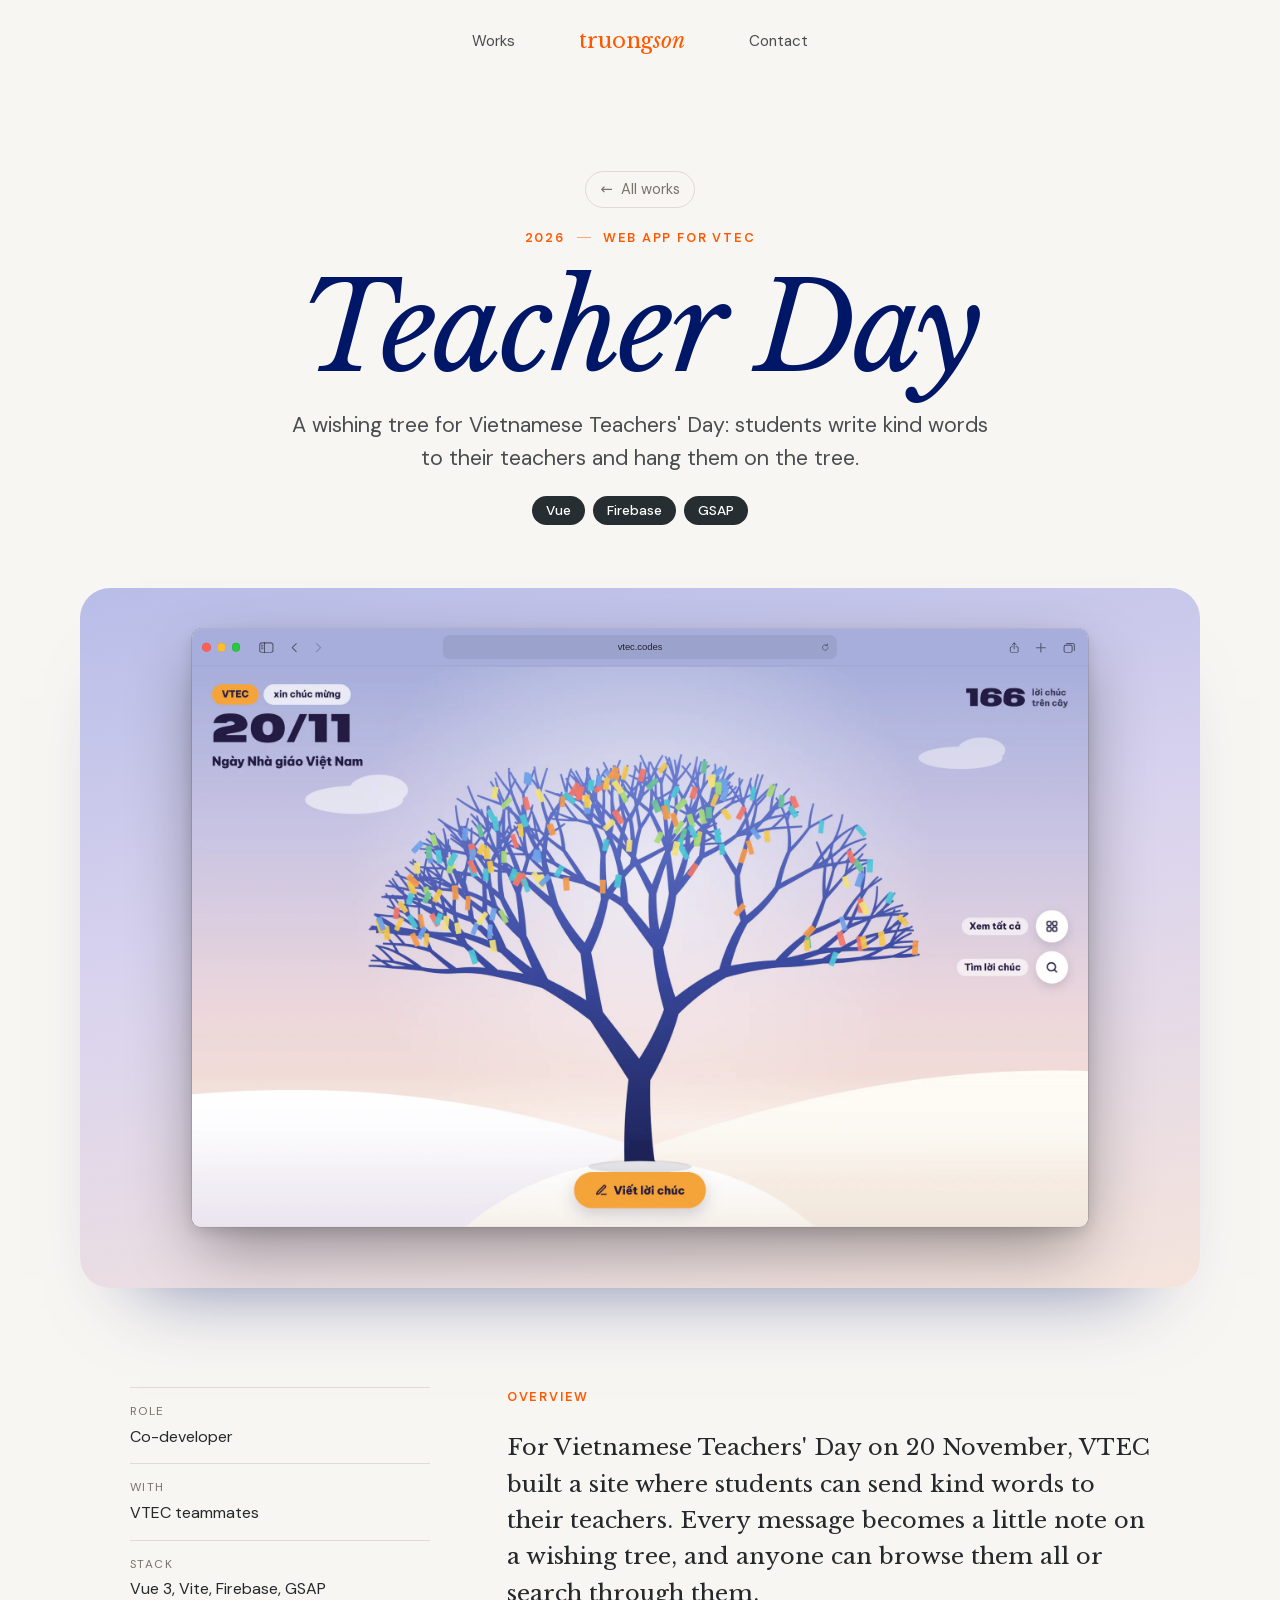
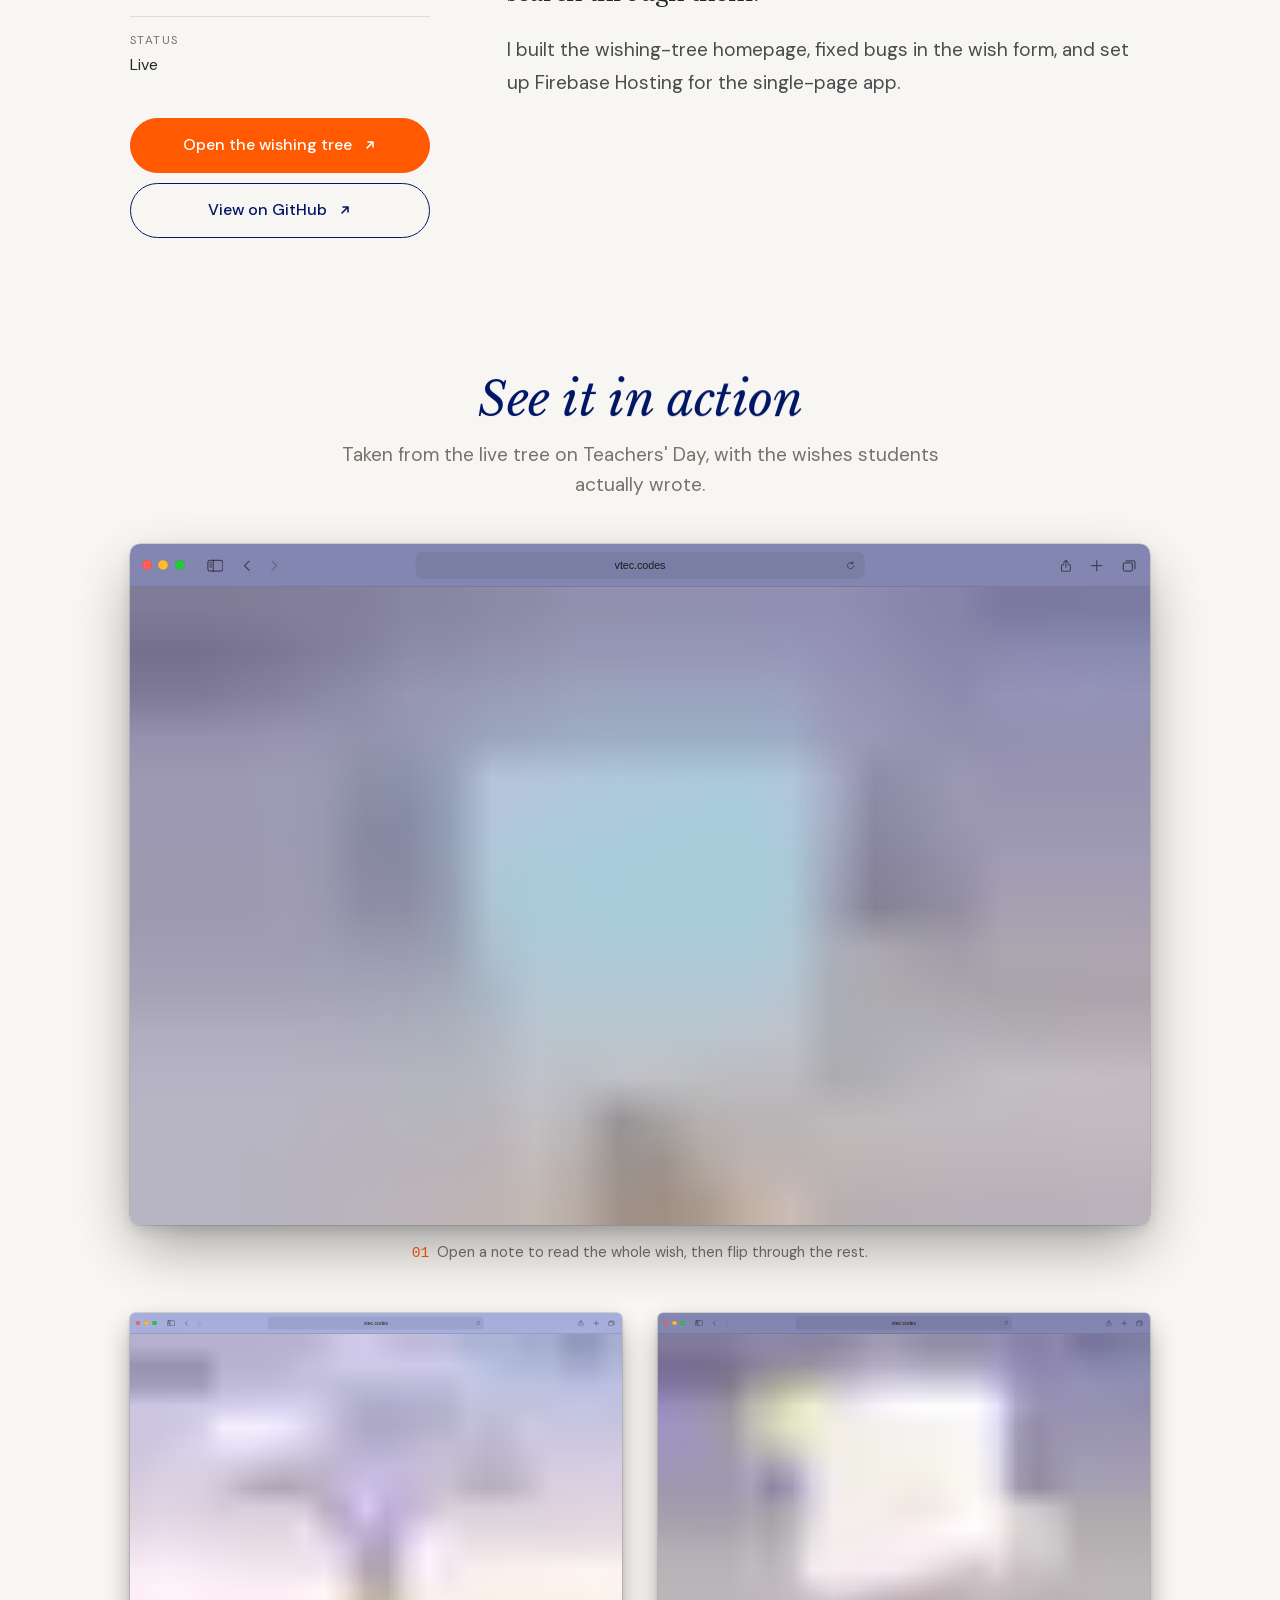
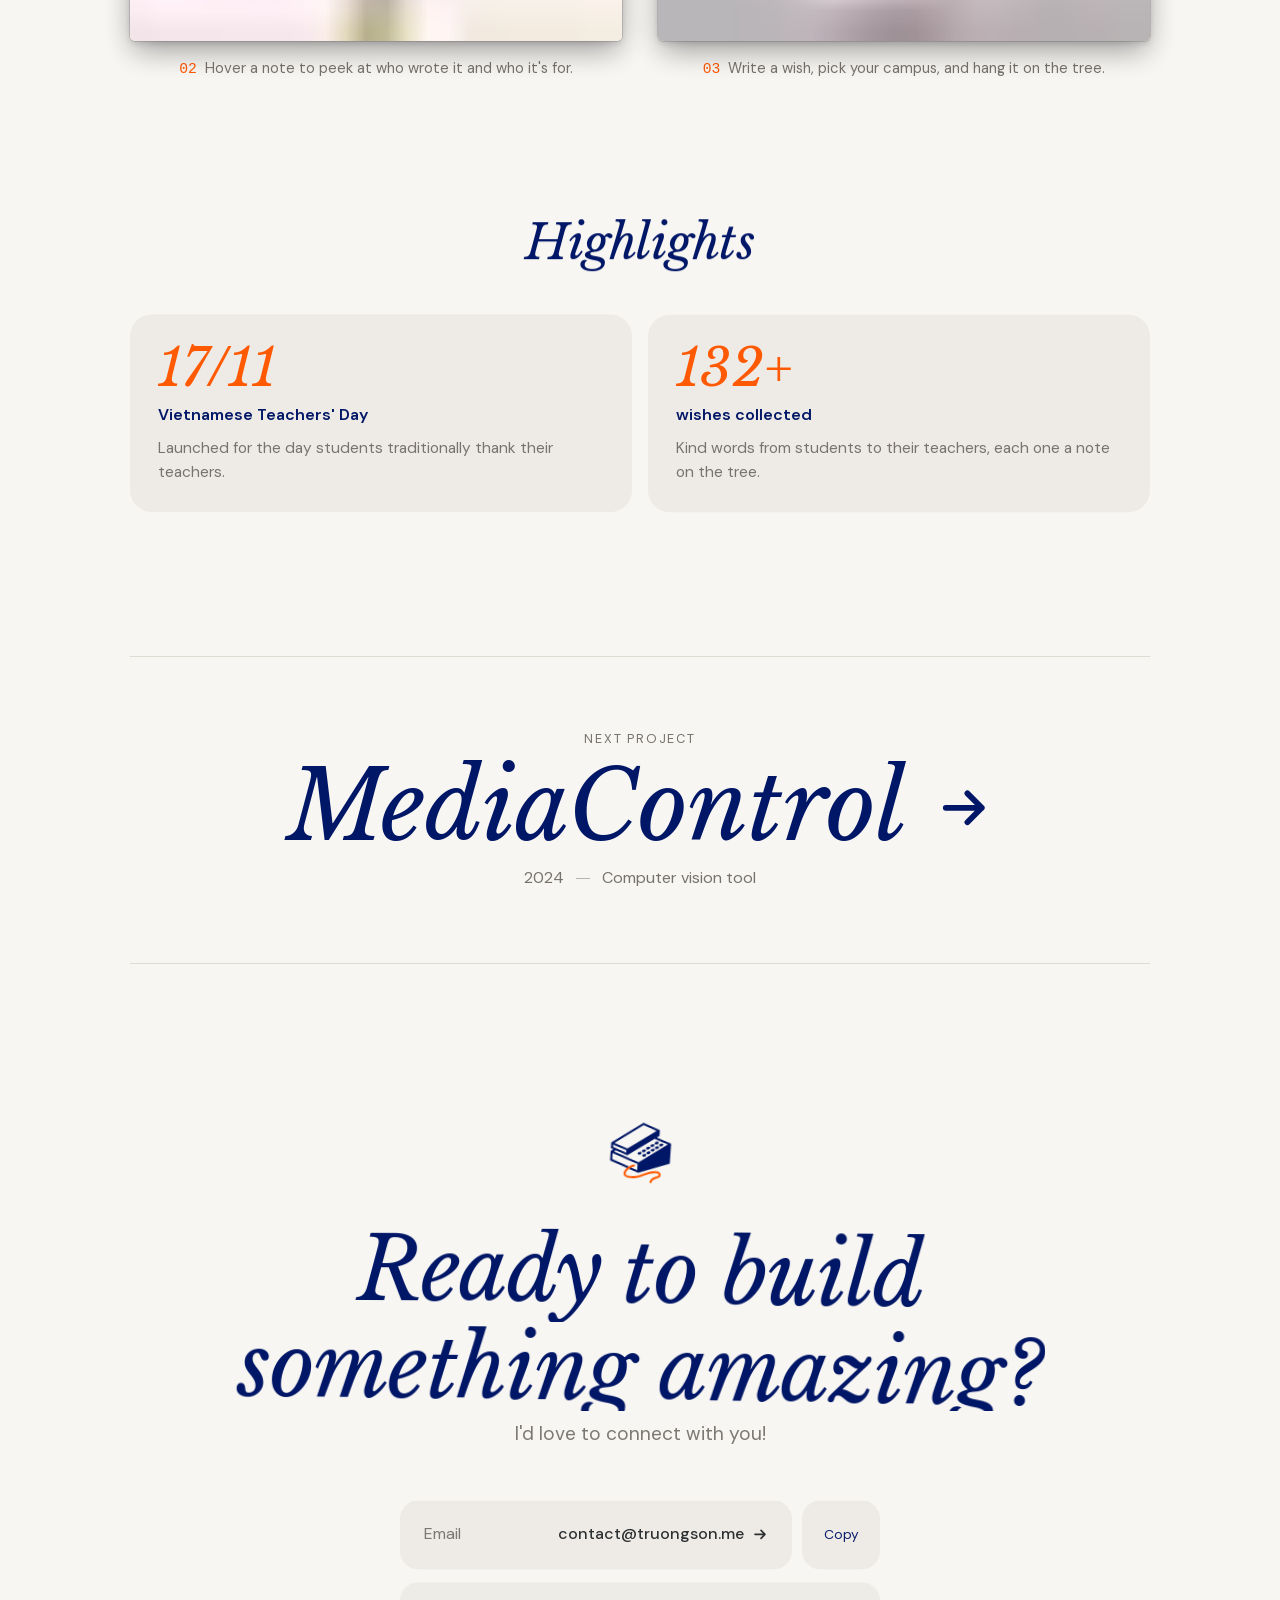
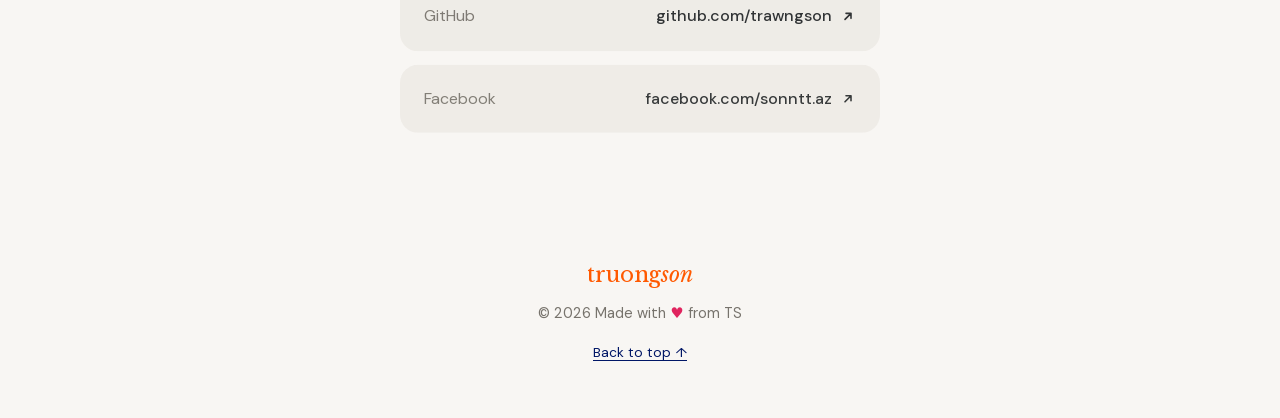
<file: works/teacher-day/index.html>
<!doctype html>
<html lang="en">
<head>
<meta charset="utf-8">
<meta name="viewport" content="width=device-width, initial-scale=1">
<title>Teacher Day | Nguyen Truong Son</title>
<meta name="description" content="A wishing tree for Vietnamese Teachers' Day (20/11): students write kind words to their teachers and hang them on the tree.">
<link rel="canonical" href="https://truongson.me/works/teacher-day/">
<meta property="og:type" content="website">
<meta property="og:site_name" content="Nguyen Truong Son">
<meta property="og:title" content="Teacher Day | Nguyen Truong Son">
<meta property="og:description" content="A wishing tree for Vietnamese Teachers' Day (20/11): students write kind words to their teachers and hang them on the tree.">
<meta property="og:url" content="https://truongson.me/works/teacher-day/">
<meta property="og:image" content="https://truongson.me/assets/img/og-card.jpg">
<meta name="twitter:card" content="summary_large_image">
<meta name="theme-color" content="#f8f6f3">
<link rel="icon" href="/assets/img/favicon.svg" type="image/svg+xml">
<link rel="preload" href="/assets/fonts/libre-baskerville-italic-latin.woff2" as="font" type="font/woff2" crossorigin>
<link rel="stylesheet" href="/assets/css/site.css?v=aea3eb75c5">
<script>
// Hide animated elements only when motion is allowed, and show them again if
// the motion script never starts (blocked CDN, old browser, script error).
(function () {
  var d = document.documentElement
  d.classList.add("js")
  if (window.matchMedia && matchMedia("(prefers-reduced-motion: reduce)").matches) return
  d.classList.add("motion")
  setTimeout(function () { if (!d.classList.contains("motion-ready")) d.classList.remove("motion") }, 3000)
})()
</script>
<script defer src="/assets/vendor/gsap-3.13.0.min.js"></script>
<script defer src="/assets/vendor/scrolltrigger-3.13.0.min.js"></script>
<script defer src="/assets/vendor/splittext-3.13.0.min.js"></script>
<script defer src="/assets/vendor/lenis-1.3.3.min.js"></script>
<script defer src="/assets/js/main.js?v=cd280c4938"></script>

</head>
<body data-page="project">
<a class="skip-link" href="#main">Skip to content</a>
<div class="progress" aria-hidden="true"><span></span></div>
<header class="nav-wrap">
  <nav class="nav" aria-label="Primary">
    <a class="nav-link" href="/works/"><span>Works</span></a>
    <a class="logo" href="/" aria-label="Truong Son, home">truong<em>son</em></a>
    <a class="nav-link" href="/contact/"><span>Contact</span></a>
  </nav>
</header>
<main id="main">

<article class="project" data-project="teacher-day">
  <header class="project-hero">
    <a class="back-link" href="/works/"><span aria-hidden="true">←</span> All works</a>
    <p class="eyebrow intro" style="--delay: 0.05s"><span>2026</span><span>Web app for VTEC</span></p>
    <h1 class="project-title intro-title"><span class="w" style="--i: 0">Teacher</span> <span class="w" style="--i: 1">Day</span></h1>
    <p class="project-tagline intro" style="--delay: 0.35s">A wishing tree for Vietnamese Teachers' Day: students write kind words to their teachers and hang them on the tree.</p>
    <div class="intro" style="--delay: 0.45s"><ul class="tags"><li>Vue</li><li>Firebase</li><li>GSAP</li></ul></div>
  </header>
  <figure class="project-cover"><div class="cover cover--browser cover--lilac" role="img" aria-label="The Teacher Day wishing tree with 166 wishes hanging from its branches" style="view-transition-name: cover-teacher-day">
  <div class="browser" style="--bar: #a7aedb; --page-w: 1440" data-depth="0.5">
    <div class="safari-bar" aria-hidden="true">
      <span class="traffic"><i></i><i></i><i></i></span>
      <span class="sf sf--sidebar"><svg viewBox="0 0 20 16"><rect x="1" y="1.5" width="18" height="13" rx="3"/><path d="M7.5 1.5v13M3.4 4.6h2M3.4 7h2M3.4 9.4h2"/></svg></span>
      <span class="sf sf--nav"><svg viewBox="0 0 12 16"><path d="M8.5 2.5 3 8l5.5 5.5"/></svg><svg viewBox="0 0 12 16"><path d="M3.5 2.5 9 8l-5.5 5.5"/></svg></span>
      <span class="safari-url"><span>vtec.codes</span><svg viewBox="0 0 16 16"><path d="M13 8a5 5 0 1 1-1.6-3.7"/><path d="M11.8 1.6v3h-3"/></svg></span>
      <span class="sf sf--right"><svg viewBox="0 0 16 18"><path d="M8 11V1.8M4.8 4.8 8 1.6l3.2 3.2"/><path d="M5.2 7.5H3.8a1.8 1.8 0 0 0-1.8 1.8v5.4a1.8 1.8 0 0 0 1.8 1.8h8.4a1.8 1.8 0 0 0 1.8-1.8V9.3a1.8 1.8 0 0 0-1.8-1.8h-1.4"/></svg><svg viewBox="0 0 16 16"><path d="M8 2v12M2 8h12"/></svg><svg viewBox="0 0 18 16"><rect x="1.5" y="4.5" width="11" height="10" rx="2.2"/><path d="M5 2.2h8.3a2.2 2.2 0 0 1 2.2 2.2v7.4"/></svg></span>
    </div>
    <img src="/assets/img/projects/teacher-day.webp" alt="" width="1440" height="900" fetchpriority="high" decoding="async">
  </div>
</div></figure>
  <div class="project-body">
    <aside class="project-meta" aria-label="Project details" data-reveal>
      <dl>
        <div><dt>Role</dt><dd>Co-developer</dd></div>
        <div><dt>With</dt><dd>VTEC teammates</dd></div>
        <div><dt>Stack</dt><dd>Vue 3, Vite, Firebase, GSAP</dd></div>
        <div><dt>Status</dt><dd>Live</dd></div>
      </dl>
      <div class="project-links">
        <a class="btn btn--orange" href="https://vtec.codes" target="_blank" rel="noopener" data-magnetic>Open the wishing tree <svg class="arrow arrow--ext" viewBox="0 0 16 16" aria-hidden="true"><path d="M5 11 11 5M6 5h5v5" fill="none" stroke="currentColor" stroke-width="1.6" stroke-linecap="round" stroke-linejoin="round"/></svg></a>
        <a class="btn btn--ghost" href="https://github.com/KernelxD/Teacher-Day" target="_blank" rel="noopener" data-magnetic>View on GitHub <svg class="arrow arrow--ext" viewBox="0 0 16 16" aria-hidden="true"><path d="M5 11 11 5M6 5h5v5" fill="none" stroke="currentColor" stroke-width="1.6" stroke-linecap="round" stroke-linejoin="round"/></svg></a>
      </div>
    </aside>
    <div class="project-overview">
      <h2 class="kicker" data-reveal>Overview</h2>
      <p data-reveal>For Vietnamese Teachers' Day on 20 November, VTEC built a site where students can send kind words to their teachers. Every message becomes a little note on a wishing tree, and anyone can browse them all or search through them.</p>
      <p data-reveal>I built the wishing-tree homepage, fixed bugs in the wish form, and set up Firebase Hosting for the single-page app.</p>
    </div>
  </div>
  
  <section class="screens" aria-labelledby="screens-title">
  <div class="screens-head">
    <h2 id="screens-title" class="section-title" data-split>See it in action</h2>
    <p class="section-lede" data-reveal>Taken from the live tree on Teachers' Day, with the wishes students actually wrote.</p>
  </div>
  <ol class="screens-grid" data-stagger>
    <li class="screen screen--full">
      <figure>
        <div class="screen-frame screen-frame--browser">
      <div class="browser" style="--bar: #8386b0; --page-w: 1440">
        <div class="safari-bar" aria-hidden="true">
      <span class="traffic"><i></i><i></i><i></i></span>
      <span class="sf sf--sidebar"><svg viewBox="0 0 20 16"><rect x="1" y="1.5" width="18" height="13" rx="3"/><path d="M7.5 1.5v13M3.4 4.6h2M3.4 7h2M3.4 9.4h2"/></svg></span>
      <span class="sf sf--nav"><svg viewBox="0 0 12 16"><path d="M8.5 2.5 3 8l5.5 5.5"/></svg><svg viewBox="0 0 12 16"><path d="M3.5 2.5 9 8l-5.5 5.5"/></svg></span>
      <span class="safari-url"><span>vtec.codes</span><svg viewBox="0 0 16 16"><path d="M13 8a5 5 0 1 1-1.6-3.7"/><path d="M11.8 1.6v3h-3"/></svg></span>
      <span class="sf sf--right"><svg viewBox="0 0 16 18"><path d="M8 11V1.8M4.8 4.8 8 1.6l3.2 3.2"/><path d="M5.2 7.5H3.8a1.8 1.8 0 0 0-1.8 1.8v5.4a1.8 1.8 0 0 0 1.8 1.8h8.4a1.8 1.8 0 0 0 1.8-1.8V9.3a1.8 1.8 0 0 0-1.8-1.8h-1.4"/></svg><svg viewBox="0 0 16 16"><path d="M8 2v12M2 8h12"/></svg><svg viewBox="0 0 18 16"><rect x="1.5" y="4.5" width="11" height="10" rx="2.2"/><path d="M5 2.2h8.3a2.2 2.2 0 0 1 2.2 2.2v7.4"/></svg></span>
    </div>
        <img class="has-preview" src="/assets/img/teacher-day/reader-1200.webp" srcset="/assets/img/teacher-day/reader-800.webp 800w, /assets/img/teacher-day/reader-1200.webp 1200w, /assets/img/teacher-day/reader-1600.webp 1600w, /assets/img/teacher-day/reader-2400.webp 2400w, /assets/img/teacher-day/reader-2880.webp 2880w" sizes="(max-width: 1180px) calc(100vw - 32px), 1100px" alt="A wish to the science department opened in front of the wishing tree, note 70 of 166" width="2880" height="1800" loading="lazy" decoding="async" style="background-image: url([data-uri])">
      </div>
    </div>
        <figcaption><b>01</b> Open a note to read the whole wish, then flip through the rest.</figcaption>
      </figure>
    </li>
    <li class="screen">
      <figure>
        <div class="screen-frame screen-frame--browser">
      <div class="browser" style="--bar: #a7aedb; --page-w: 1440">
        <div class="safari-bar" aria-hidden="true">
      <span class="traffic"><i></i><i></i><i></i></span>
      <span class="sf sf--sidebar"><svg viewBox="0 0 20 16"><rect x="1" y="1.5" width="18" height="13" rx="3"/><path d="M7.5 1.5v13M3.4 4.6h2M3.4 7h2M3.4 9.4h2"/></svg></span>
      <span class="sf sf--nav"><svg viewBox="0 0 12 16"><path d="M8.5 2.5 3 8l5.5 5.5"/></svg><svg viewBox="0 0 12 16"><path d="M3.5 2.5 9 8l-5.5 5.5"/></svg></span>
      <span class="safari-url"><span>vtec.codes</span><svg viewBox="0 0 16 16"><path d="M13 8a5 5 0 1 1-1.6-3.7"/><path d="M11.8 1.6v3h-3"/></svg></span>
      <span class="sf sf--right"><svg viewBox="0 0 16 18"><path d="M8 11V1.8M4.8 4.8 8 1.6l3.2 3.2"/><path d="M5.2 7.5H3.8a1.8 1.8 0 0 0-1.8 1.8v5.4a1.8 1.8 0 0 0 1.8 1.8h8.4a1.8 1.8 0 0 0 1.8-1.8V9.3a1.8 1.8 0 0 0-1.8-1.8h-1.4"/></svg><svg viewBox="0 0 16 16"><path d="M8 2v12M2 8h12"/></svg><svg viewBox="0 0 18 16"><rect x="1.5" y="4.5" width="11" height="10" rx="2.2"/><path d="M5 2.2h8.3a2.2 2.2 0 0 1 2.2 2.2v7.4"/></svg></span>
    </div>
        <img class="has-preview" src="/assets/img/teacher-day/peek-1200.webp" srcset="/assets/img/teacher-day/peek-800.webp 800w, /assets/img/teacher-day/peek-1200.webp 1200w, /assets/img/teacher-day/peek-1600.webp 1600w, /assets/img/teacher-day/peek-2400.webp 2400w, /assets/img/teacher-day/peek-2880.webp 2880w" sizes="(max-width: 720px) calc(100vw - 32px), (max-width: 1180px) 46vw, 540px" alt="A preview bubble showing the sender, recipient and start of one wish on the tree" width="2880" height="1800" loading="lazy" decoding="async" style="background-image: url([data-uri])">
      </div>
    </div>
        <figcaption><b>02</b> Hover a note to peek at who wrote it and who it's for.</figcaption>
      </figure>
    </li>
    <li class="screen">
      <figure>
        <div class="screen-frame screen-frame--browser">
      <div class="browser" style="--bar: #8386b0; --page-w: 1440">
        <div class="safari-bar" aria-hidden="true">
      <span class="traffic"><i></i><i></i><i></i></span>
      <span class="sf sf--sidebar"><svg viewBox="0 0 20 16"><rect x="1" y="1.5" width="18" height="13" rx="3"/><path d="M7.5 1.5v13M3.4 4.6h2M3.4 7h2M3.4 9.4h2"/></svg></span>
      <span class="sf sf--nav"><svg viewBox="0 0 12 16"><path d="M8.5 2.5 3 8l5.5 5.5"/></svg><svg viewBox="0 0 12 16"><path d="M3.5 2.5 9 8l-5.5 5.5"/></svg></span>
      <span class="safari-url"><span>vtec.codes</span><svg viewBox="0 0 16 16"><path d="M13 8a5 5 0 1 1-1.6-3.7"/><path d="M11.8 1.6v3h-3"/></svg></span>
      <span class="sf sf--right"><svg viewBox="0 0 16 18"><path d="M8 11V1.8M4.8 4.8 8 1.6l3.2 3.2"/><path d="M5.2 7.5H3.8a1.8 1.8 0 0 0-1.8 1.8v5.4a1.8 1.8 0 0 0 1.8 1.8h8.4a1.8 1.8 0 0 0 1.8-1.8V9.3a1.8 1.8 0 0 0-1.8-1.8h-1.4"/></svg><svg viewBox="0 0 16 16"><path d="M8 2v12M2 8h12"/></svg><svg viewBox="0 0 18 16"><rect x="1.5" y="4.5" width="11" height="10" rx="2.2"/><path d="M5 2.2h8.3a2.2 2.2 0 0 1 2.2 2.2v7.4"/></svg></span>
    </div>
        <img class="has-preview" src="/assets/img/teacher-day/compose-1200.webp" srcset="/assets/img/teacher-day/compose-800.webp 800w, /assets/img/teacher-day/compose-1200.webp 1200w, /assets/img/teacher-day/compose-1600.webp 1600w, /assets/img/teacher-day/compose-2400.webp 2400w, /assets/img/teacher-day/compose-2880.webp 2880w" sizes="(max-width: 720px) calc(100vw - 32px), (max-width: 1180px) 46vw, 540px" alt="The Viết lời chúc form with fields for your name, your teacher, your campus and your wish" width="2880" height="1800" loading="lazy" decoding="async" style="background-image: url([data-uri])">
      </div>
    </div>
        <figcaption><b>03</b> Write a wish, pick your campus, and hang it on the tree.</figcaption>
      </figure>
    </li>
  </ol>
</section>
  <section class="highlights" aria-labelledby="hl-title">
    <h2 id="hl-title" class="section-title" data-split>Highlights</h2>
    <ul class="highlight-grid" data-stagger>
      <li class="highlight">
        <span class="hl-num" data-count="20/11">20/11</span>
        <span class="hl-label">Vietnamese Teachers' Day</span>
        <p>Launched for the day students traditionally thank their teachers.</p>
      </li>
      <li class="highlight">
        <span class="hl-num" data-count="160+">160+</span>
        <span class="hl-label">wishes collected</span>
        <p>Kind words from students to their teachers, each one a note on the tree.</p>
      </li>
    </ul>
  </section>
  
  
  <nav class="next-project" aria-label="Next project">
    <a href="/works/mediacontrol/" data-cursor="Next">
      <span class="next-label">Next project</span>
      <span class="next-title">MediaControl <svg class="arrow" viewBox="0 0 16 16" aria-hidden="true"><path d="M3 8h10M9 4l4 4-4 4" fill="none" stroke="currentColor" stroke-width="1.6" stroke-linecap="round" stroke-linejoin="round"/></svg></span>
      <span class="next-kind"><span>2024</span><span>Computer vision tool</span></span>
    </a>
  </nav>
</article>
<section class="contact" aria-labelledby="contact-title">
  <div class="section-head">
    <svg class="section-icon section-icon--fax" aria-hidden="true" focusable="false" viewBox="0 0 25 25" xmlns="http://www.w3.org/2000/svg"><path d="M 13.554 4.121 L 14.357 3.56 L 14.357 1.832 L 9.305 0 L 0 6.505 L 0 8.231 L 0.801 8.522 L 0 9.082 L 0 11.948 L 8.645 15.093 L 18 11.695 L 18 5.736 Z M 9.396 0.684 L 13.392 2.133 L 4.958 8.029 L 0.965 6.578 Z M 0.613 7.102 L 4.696 8.586 L 4.696 9.287 L 0.613 7.803 Z M 8.339 14.33 L 0.613 11.52 L 0.613 9.679 L 8.339 12.49 Z M 8.6 11.933 L 0.965 9.155 L 1.505 8.778 L 5.048 10.066 L 12.941 4.55 L 17.035 6.037 Z" fill="var(--navy)" height="15.093399999999999px" id="TcVBdGAML" transform="translate(3.5 1)" width="18px"/><path d="M 1.103 0.086 C 1.136 0.109 1.162 0.135 1.182 0.164 C 1.284 0.313 1.209 0.528 0.982 0.686 C 0.711 0.876 0.327 0.914 0.123 0.772 C 0.09 0.749 0.064 0.722 0.044 0.694 C -0.057 0.545 0.018 0.33 0.245 0.171 C 0.516 -0.018 0.9 -0.056 1.103 0.086 Z" fill="var(--navy)" height="1px" id="XB9sHV6XO" transform="translate(13.038 10.299)" width="1.2268513404660126px"/><path d="M 1.103 0.086 C 1.136 0.109 1.162 0.135 1.182 0.164 C 1.284 0.313 1.209 0.528 0.982 0.686 C 0.711 0.876 0.326 0.914 0.123 0.772 C 0.09 0.749 0.064 0.722 0.045 0.694 C -0.057 0.545 0.018 0.33 0.245 0.171 C 0.515 -0.018 0.9 -0.056 1.103 0.086 Z" fill="var(--navy)" height="1px" id="L22u6owDv" transform="translate(11.631 9.787)" width="1.2266147736854904px"/><path d="M 1.104 0.086 C 1.136 0.109 1.163 0.135 1.182 0.164 C 1.284 0.313 1.209 0.528 0.982 0.686 C 0.711 0.876 0.327 0.914 0.123 0.772 C 0.09 0.749 0.064 0.722 0.045 0.694 C -0.057 0.545 0.018 0.33 0.245 0.171 C 0.516 -0.018 0.9 -0.056 1.104 0.086 Z" fill="var(--navy)" height="1px" id="f0gDmi85_" transform="translate(14.265 9.441)" width="1.2269392586073167px"/><path d="M 1.104 0.086 C 1.137 0.109 1.163 0.135 1.182 0.164 C 1.284 0.313 1.209 0.528 0.982 0.686 C 0.711 0.876 0.327 0.914 0.123 0.772 C 0.09 0.749 0.064 0.722 0.045 0.693 C -0.057 0.544 0.018 0.33 0.245 0.171 C 0.516 -0.018 0.9 -0.056 1.104 0.086 Z" fill="var(--navy)" height="1px" id="XRmJgJI3i" transform="translate(12.858 8.93)" width="1.2269392586073025px"/><path d="M 1.104 0.086 C 1.137 0.109 1.163 0.135 1.182 0.164 C 1.284 0.313 1.209 0.528 0.982 0.686 C 0.711 0.876 0.327 0.914 0.123 0.772 C 0.091 0.749 0.064 0.722 0.045 0.694 C -0.057 0.545 0.018 0.33 0.245 0.171 C 0.516 -0.018 0.9 -0.056 1.104 0.086 Z" fill="var(--navy)" height="1px" id="wsCLkGZ6y" transform="translate(15.492 8.583)" width="1.2268689103426667px"/><path d="M 1.104 0.086 C 1.136 0.109 1.163 0.135 1.182 0.164 C 1.284 0.313 1.209 0.528 0.982 0.687 C 0.711 0.876 0.327 0.914 0.123 0.772 C 0.09 0.749 0.064 0.722 0.045 0.694 C -0.057 0.545 0.018 0.33 0.245 0.171 C 0.516 -0.018 0.9 -0.056 1.104 0.086 Z" fill="var(--navy)" height="1px" id="UqTGtjMla" transform="translate(14.085 8.072)" width="1.2269055199070777px"/><path d="M 1.104 0.086 C 1.137 0.109 1.163 0.135 1.182 0.164 C 1.284 0.313 1.209 0.528 0.982 0.686 C 0.711 0.876 0.327 0.914 0.123 0.772 C 0.09 0.749 0.064 0.722 0.045 0.694 C -0.057 0.545 0.018 0.33 0.245 0.171 C 0.516 -0.018 0.9 -0.056 1.104 0.086 Z" fill="var(--navy)" height="1px" id="RaGfd1gJR" transform="translate(16.719 7.726)" width="1.2268147736854758px"/><path d="M 1.104 0.086 C 1.137 0.109 1.163 0.135 1.182 0.164 C 1.284 0.313 1.209 0.528 0.982 0.687 C 0.711 0.876 0.327 0.914 0.123 0.772 C 0.09 0.749 0.064 0.722 0.045 0.694 C -0.057 0.545 0.018 0.33 0.245 0.171 C 0.516 -0.018 0.9 -0.056 1.104 0.086 Z" fill="var(--navy)" height="1px" id="gI39y_TTg" transform="translate(15.311 7.214)" width="1.22674442542084px"/><path d="M 1.104 0.086 C 1.136 0.109 1.163 0.135 1.182 0.164 C 1.284 0.313 1.209 0.528 0.982 0.687 C 0.711 0.876 0.327 0.914 0.123 0.772 C 0.09 0.749 0.064 0.722 0.044 0.694 C -0.057 0.545 0.018 0.33 0.245 0.171 C 0.516 -0.018 0.9 -0.056 1.104 0.086 Z" fill="var(--navy)" height="1px" id="B6pvGR_Wl" transform="translate(17.946 6.868)" width="1.2268147736854758px"/><path d="M 1.104 0.086 C 1.136 0.109 1.163 0.135 1.182 0.164 C 1.284 0.313 1.209 0.528 0.982 0.686 C 0.711 0.876 0.327 0.914 0.123 0.772 C 0.09 0.749 0.064 0.722 0.045 0.694 C -0.057 0.545 0.018 0.33 0.245 0.171 C 0.516 -0.018 0.9 -0.056 1.104 0.086 Z" fill="var(--navy)" height="1px" id="bbeGa4AZ4" transform="translate(16.538 6.357)" width="1.2268147736854687px"/><path d="M 2.917 0.02 C 2.566 0.148 2.205 0.26 1.867 0.419 C 1.367 0.654 0.921 1.047 0.576 1.474 C 0.262 1.863 -0.006 2.338 0 2.852 C 0.006 3.389 0.4 3.737 0.865 3.925 C 1.522 4.191 2.353 4.166 3.045 4.112 C 3.825 4.051 4.592 3.871 5.304 3.546 C 6.661 2.924 8.101 2.211 9.628 2.175 C 9.927 2.168 10.389 2.207 10.537 2.424 C 10.705 2.671 10.516 2.887 10.263 3.014 C 9.857 3.219 9.408 3.321 9.009 3.548 C 8.488 3.844 8.139 4.325 7.991 4.902 C 7.893 5.285 8.484 5.447 8.582 5.065 C 8.858 3.99 9.866 3.95 10.688 3.481 C 11.4 3.075 11.355 2.058 10.602 1.728 C 10.181 1.542 9.702 1.542 9.251 1.585 C 8.571 1.651 7.906 1.833 7.26 2.052 C 6.417 2.337 5.642 2.755 4.822 3.092 C 4.081 3.396 3.267 3.515 2.471 3.525 C 1.936 3.532 1.115 3.546 0.716 3.123 C 0.439 2.831 0.734 2.318 0.904 2.056 C 1.188 1.618 1.612 1.257 2.066 1.004 C 2.381 0.829 2.742 0.733 3.08 0.61 C 3.448 0.476 3.289 -0.116 2.917 0.02 Z" fill="var(--orange)" height="5.282784710833035px" id="jfAGWIIWN" transform="translate(7.811 13.717)" width="11.195729794649612px"/></svg>
    <h2 id="contact-title" class="section-title section-title--xl" data-split>Ready to build something amazing?</h2>
    <p class="section-lede" data-reveal>I'd love to connect with you!</p>
  </div>
  <ul class="contact-list" data-stagger>
    <li>
      <a class="contact-row" href="mailto:contact@truongson.me" data-magnetic>
        <span class="contact-label">Email</span>
        <span class="contact-value">contact@truongson.me <svg class="arrow" viewBox="0 0 16 16" aria-hidden="true"><path d="M3 8h10M9 4l4 4-4 4" fill="none" stroke="currentColor" stroke-width="1.6" stroke-linecap="round" stroke-linejoin="round"/></svg></span>
      </a><button class="copy-btn" type="button" data-copy="contact@truongson.me" aria-label="Copy email address"><span>Copy</span></button>
    </li>
<li>
      <a class="contact-row" href="https://github.com/trawngson" target="_blank" rel="noopener" data-magnetic>
        <span class="contact-label">GitHub</span>
        <span class="contact-value">github.com/trawngson <svg class="arrow arrow--ext" viewBox="0 0 16 16" aria-hidden="true"><path d="M5 11 11 5M6 5h5v5" fill="none" stroke="currentColor" stroke-width="1.6" stroke-linecap="round" stroke-linejoin="round"/></svg></span>
      </a>
    </li>
<li>
      <a class="contact-row" href="https://facebook.com/sonntt.az" target="_blank" rel="noopener" data-magnetic>
        <span class="contact-label">Facebook</span>
        <span class="contact-value">facebook.com/sonntt.az <svg class="arrow arrow--ext" viewBox="0 0 16 16" aria-hidden="true"><path d="M5 11 11 5M6 5h5v5" fill="none" stroke="currentColor" stroke-width="1.6" stroke-linecap="round" stroke-linejoin="round"/></svg></span>
      </a>
    </li>
  </ul>
  
</section>

</main>
<footer class="footer">
  <a class="logo logo--footer" href="/" aria-label="Truong Son, home">truong<em>son</em></a>
  <p>© 2026 Made with <span class="heart" aria-label="love">♥️</span> from TS</p>
  <button class="to-top" type="button" data-to-top>Back to top <span aria-hidden="true">↑</span></button>
</footer>
</body>
</html>
</file>
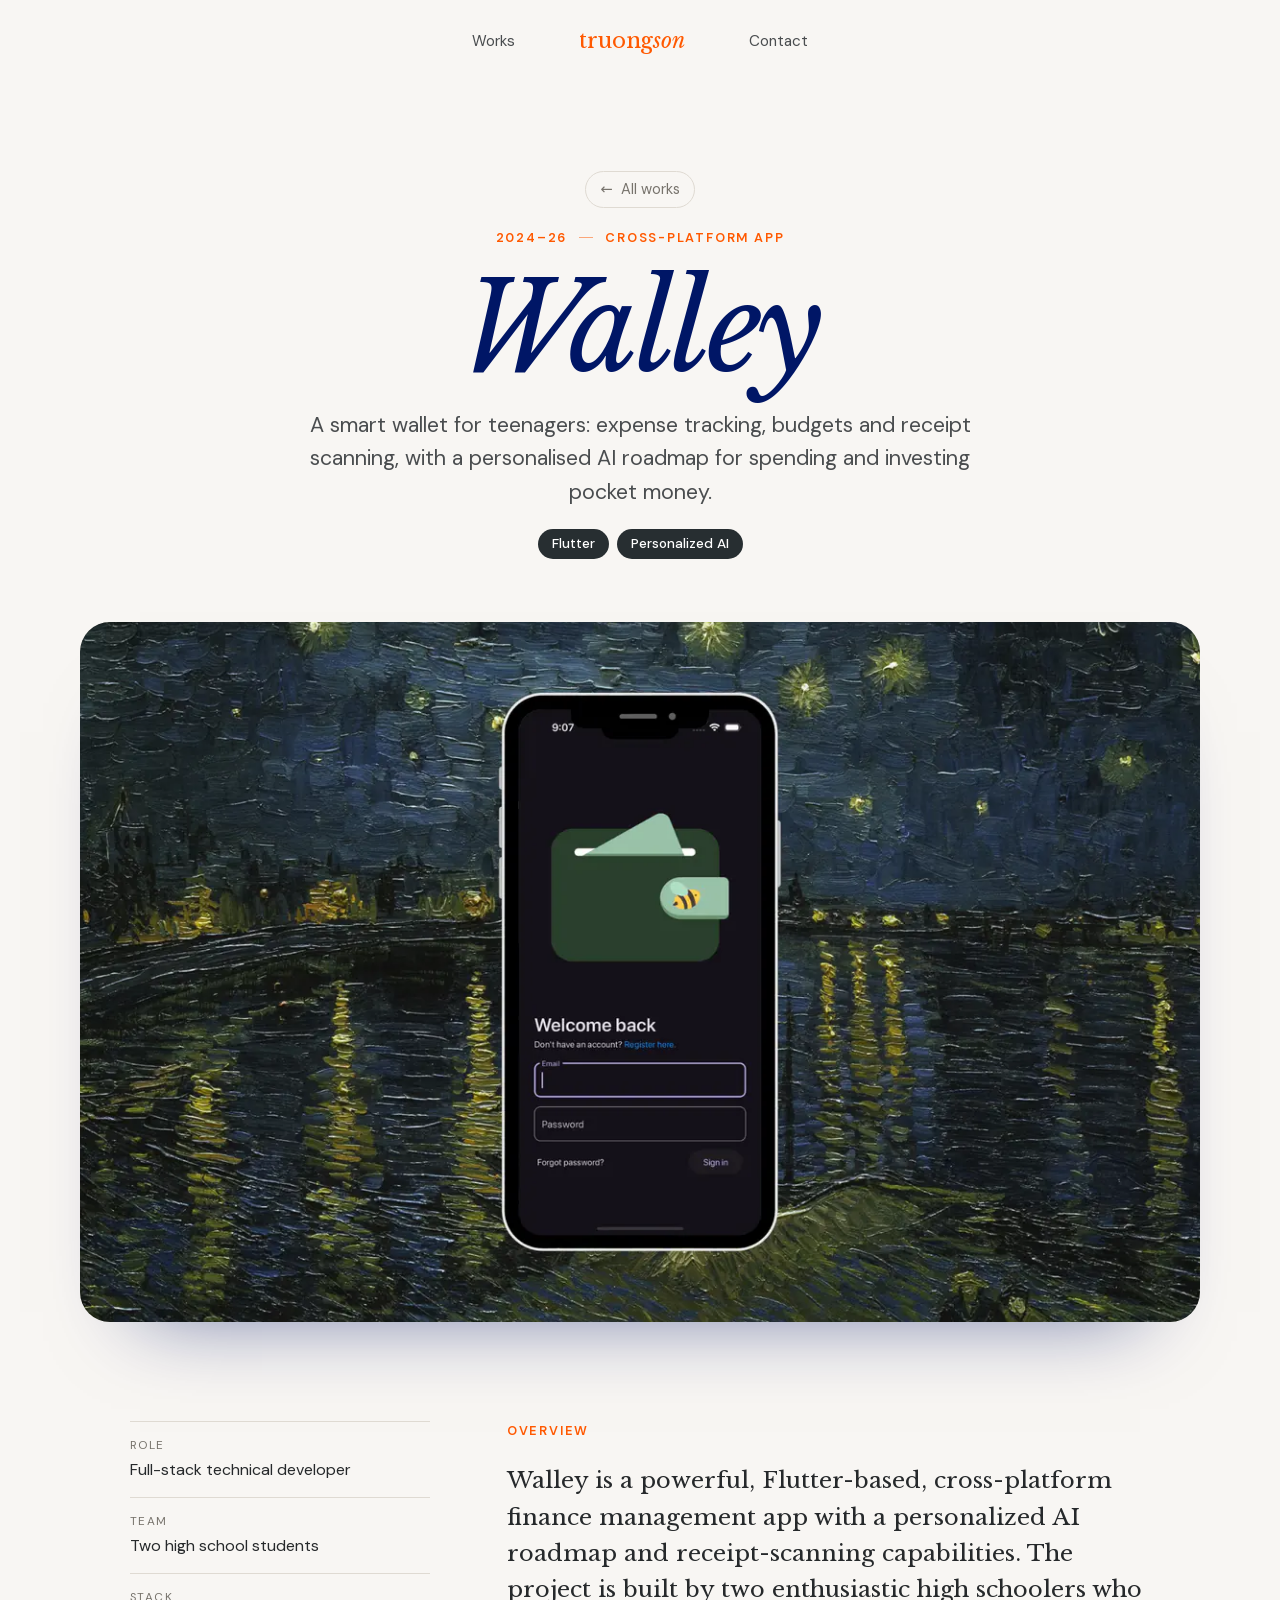
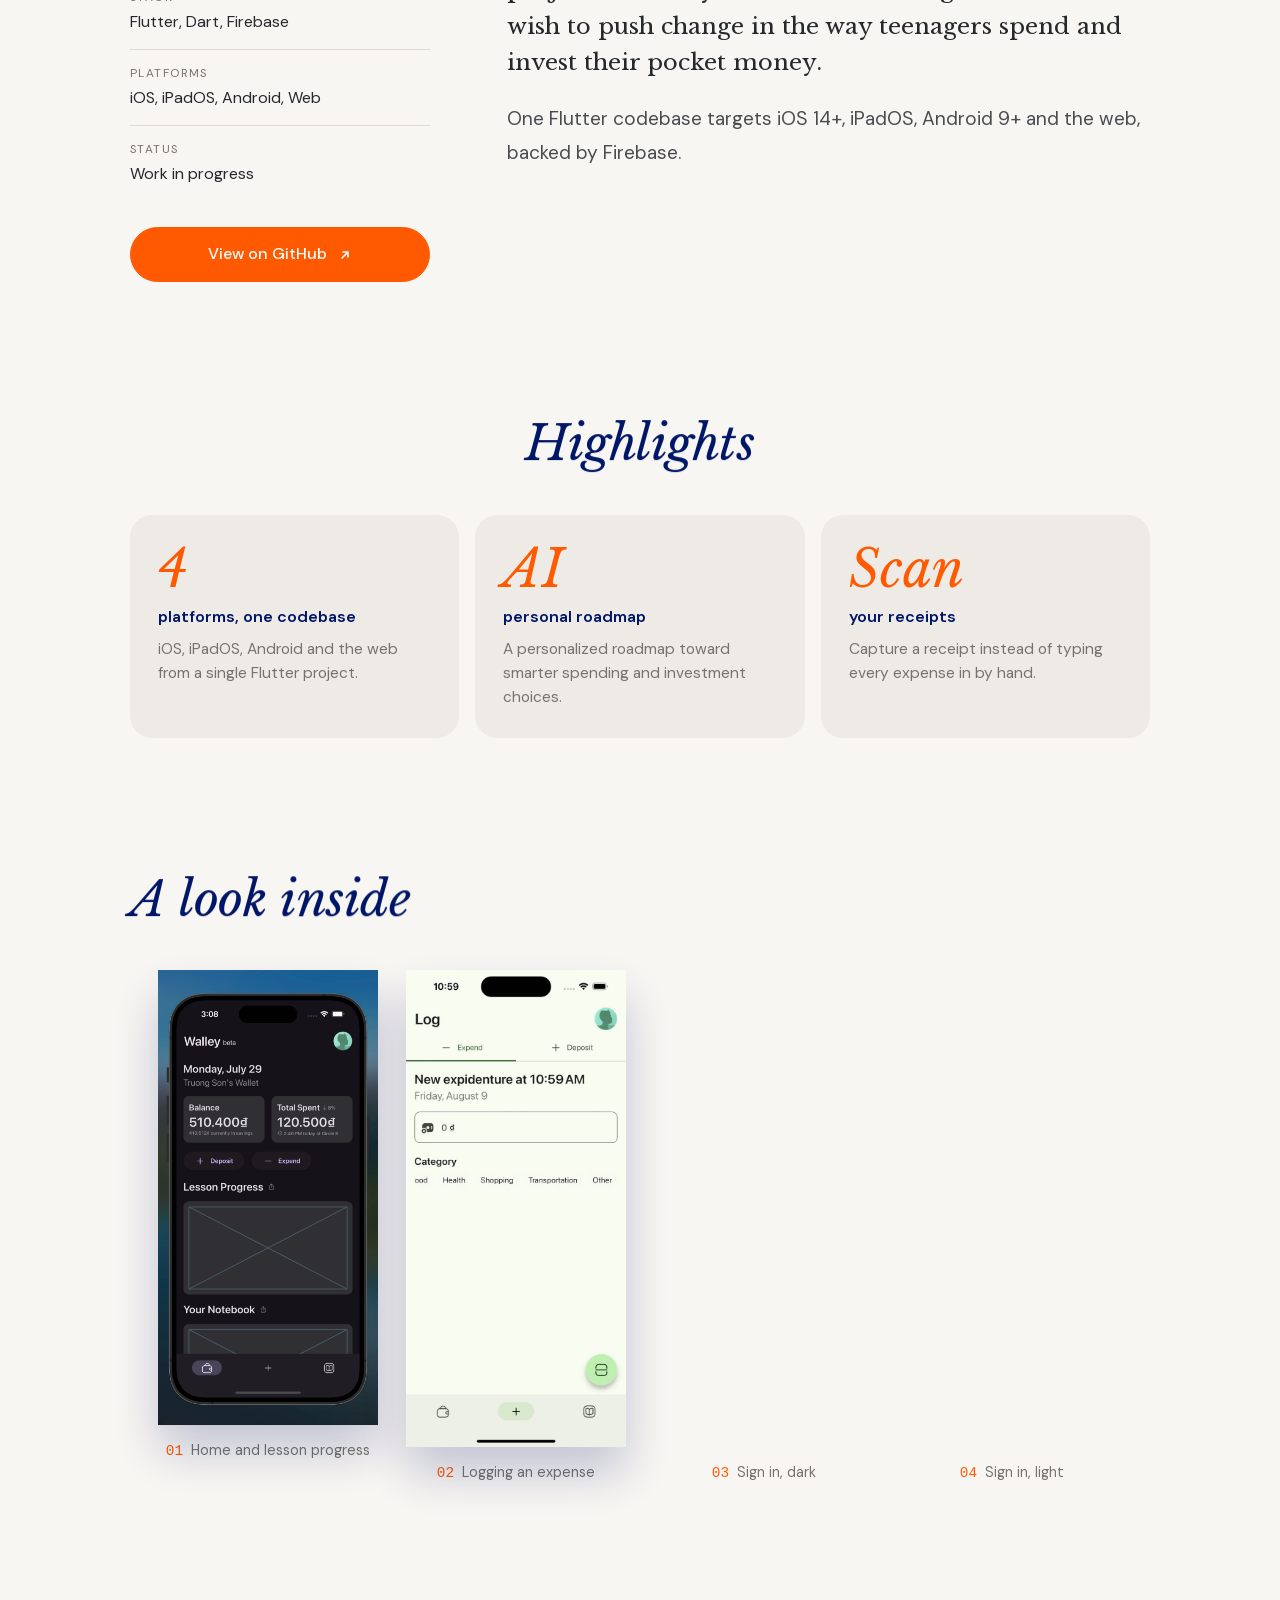
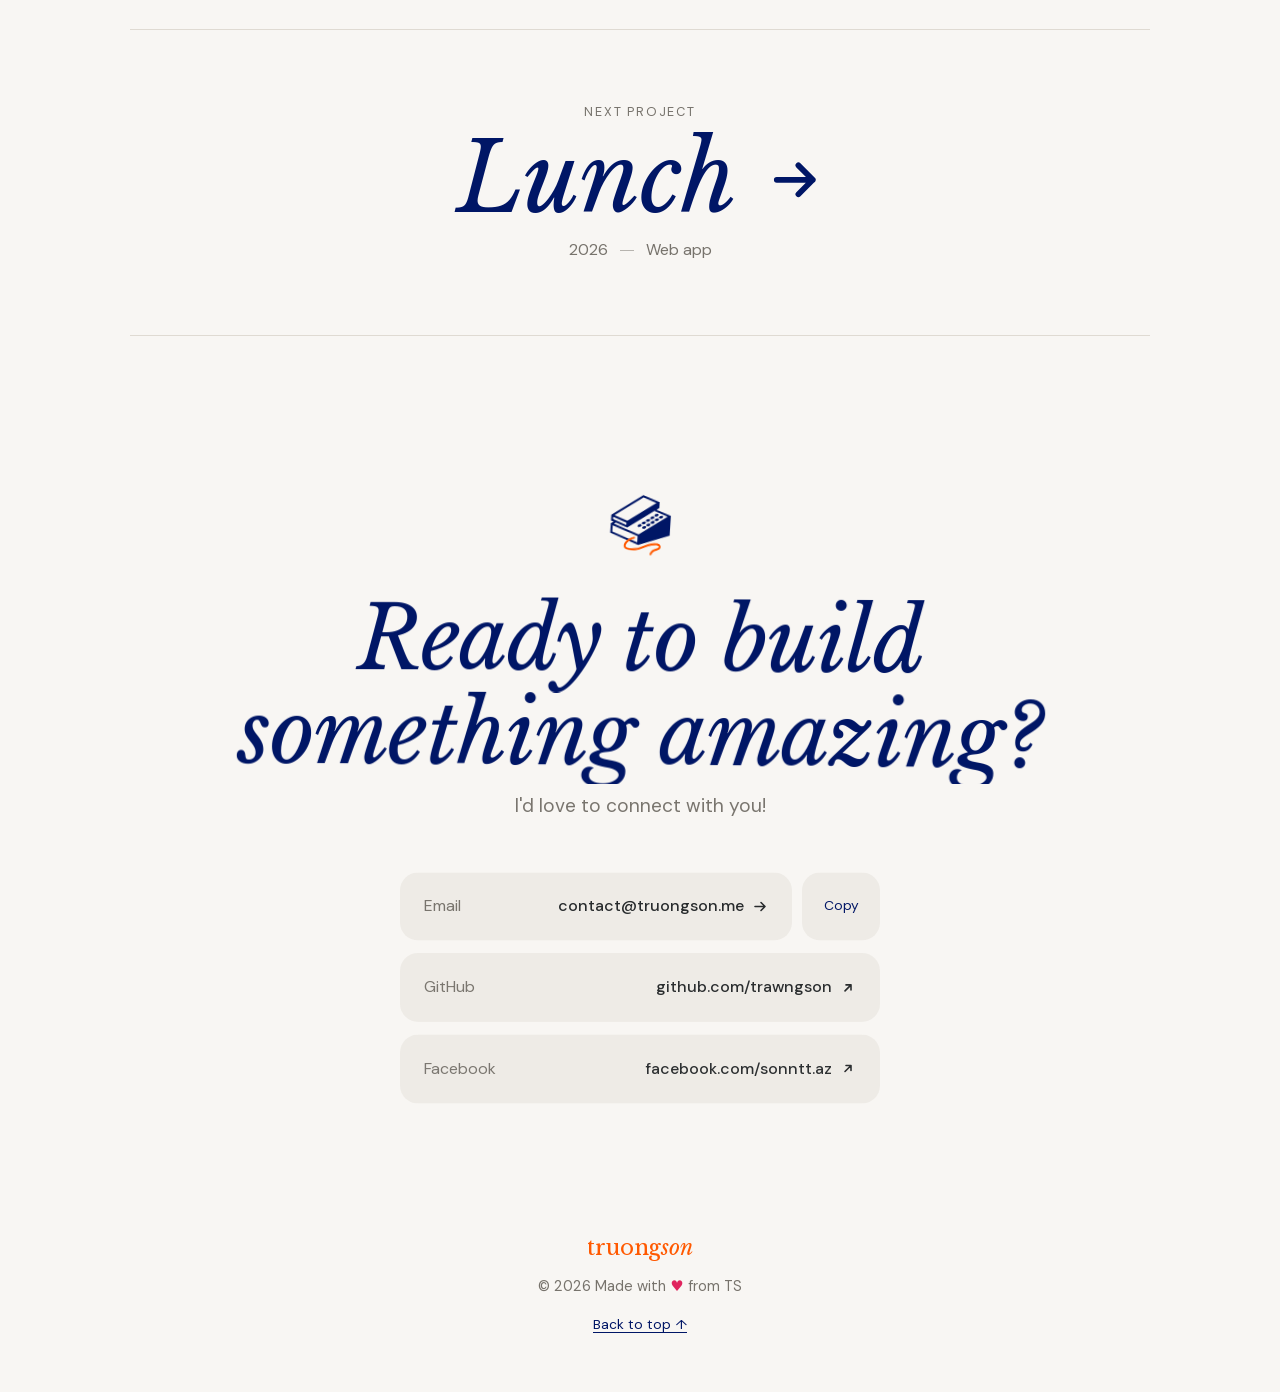
<file: works/walley/index.html>
<!doctype html>
<html lang="en">
<head>
<meta charset="utf-8">
<meta name="viewport" content="width=device-width, initial-scale=1">
<title>Walley | Nguyen Truong Son</title>
<meta name="description" content="A cross-platform smart digital wallet designed to streamline personal expense tracking, budget management, and financial data visualization.">
<link rel="canonical" href="https://truongson.me/works/walley/">
<meta property="og:type" content="website">
<meta property="og:site_name" content="Nguyen Truong Son">
<meta property="og:title" content="Walley | Nguyen Truong Son">
<meta property="og:description" content="A cross-platform smart digital wallet designed to streamline personal expense tracking, budget management, and financial data visualization.">
<meta property="og:url" content="https://truongson.me/works/walley/">
<meta property="og:image" content="https://truongson.me/assets/img/og-card.jpg">
<meta name="twitter:card" content="summary_large_image">
<meta name="theme-color" content="#f8f6f3">
<link rel="icon" href="/assets/img/favicon.svg" type="image/svg+xml">
<link rel="preload" href="/assets/fonts/libre-baskerville-italic-latin.woff2" as="font" type="font/woff2" crossorigin>
<link rel="stylesheet" href="/assets/css/site.css?v=aea3eb75c5">
<script>
// Hide animated elements only when motion is allowed, and show them again if
// the motion script never starts (blocked CDN, old browser, script error).
(function () {
  var d = document.documentElement
  d.classList.add("js")
  if (window.matchMedia && matchMedia("(prefers-reduced-motion: reduce)").matches) return
  d.classList.add("motion")
  setTimeout(function () { if (!d.classList.contains("motion-ready")) d.classList.remove("motion") }, 3000)
})()
</script>
<script defer src="/assets/vendor/gsap-3.13.0.min.js"></script>
<script defer src="/assets/vendor/scrolltrigger-3.13.0.min.js"></script>
<script defer src="/assets/vendor/splittext-3.13.0.min.js"></script>
<script defer src="/assets/vendor/lenis-1.3.3.min.js"></script>
<script defer src="/assets/js/main.js?v=cd280c4938"></script>

</head>
<body data-page="project">
<a class="skip-link" href="#main">Skip to content</a>
<div class="progress" aria-hidden="true"><span></span></div>
<header class="nav-wrap">
  <nav class="nav" aria-label="Primary">
    <a class="nav-link" href="/works/"><span>Works</span></a>
    <a class="logo" href="/" aria-label="Truong Son, home">truong<em>son</em></a>
    <a class="nav-link" href="/contact/"><span>Contact</span></a>
  </nav>
</header>
<main id="main">

<article class="project" data-project="walley">
  <header class="project-hero">
    <a class="back-link" href="/works/"><span aria-hidden="true">←</span> All works</a>
    <p class="eyebrow intro" style="--delay: 0.05s"><span>2024–26</span><span>Cross-platform app</span></p>
    <h1 class="project-title intro-title"><span class="w" style="--i: 0">Walley</span></h1>
    <p class="project-tagline intro" style="--delay: 0.35s">A smart wallet for teenagers: expense tracking, budgets and receipt scanning, with a personalised AI roadmap for spending and investing pocket money.</p>
    <div class="intro" style="--delay: 0.45s"><ul class="tags"><li>Flutter</li><li>Personalized AI</li></ul></div>
  </header>
  <figure class="project-cover"><div class="cover cover--image" role="img" aria-label="Walley's sign-in screen over Starry Night Over the Rhône" style="view-transition-name: cover-walley">
  <img class="cover-img has-preview" src="/assets/img/walley/cover-1400.webp" srcset="/assets/img/walley/cover-800.webp 800w, /assets/img/walley/cover-1400.webp 1400w" sizes="(max-width: 1200px) 100vw, 1210px" alt="" width="1400" height="788" fetchpriority="high" decoding="async" style="background-image: url([data-uri])" data-depth="0.15">
</div></figure>
  <div class="project-body">
    <aside class="project-meta" aria-label="Project details" data-reveal>
      <dl>
        <div><dt>Role</dt><dd>Full-stack technical developer</dd></div>
        <div><dt>Team</dt><dd>Two high school students</dd></div>
        <div><dt>Stack</dt><dd>Flutter, Dart, Firebase</dd></div>
        <div><dt>Platforms</dt><dd>iOS, iPadOS, Android, Web</dd></div>
        <div><dt>Status</dt><dd>Work in progress</dd></div>
      </dl>
      <div class="project-links">
        <a class="btn btn--orange" href="https://github.com/trawngson/walley" target="_blank" rel="noopener" data-magnetic>View on GitHub <svg class="arrow arrow--ext" viewBox="0 0 16 16" aria-hidden="true"><path d="M5 11 11 5M6 5h5v5" fill="none" stroke="currentColor" stroke-width="1.6" stroke-linecap="round" stroke-linejoin="round"/></svg></a>
      </div>
    </aside>
    <div class="project-overview">
      <h2 class="kicker" data-reveal>Overview</h2>
      <p data-reveal>Walley is a powerful, Flutter-based, cross-platform finance management app with a personalized AI roadmap and receipt-scanning capabilities. The project is built by two enthusiastic high schoolers who wish to push change in the way teenagers spend and invest their pocket money.</p>
      <p data-reveal>One Flutter codebase targets iOS 14+, iPadOS, Android 9+ and the web, backed by Firebase.</p>
    </div>
  </div>
  
  
  <section class="highlights" aria-labelledby="hl-title">
    <h2 id="hl-title" class="section-title" data-split>Highlights</h2>
    <ul class="highlight-grid" data-stagger>
      <li class="highlight">
        <span class="hl-num" data-count="4">4</span>
        <span class="hl-label">platforms, one codebase</span>
        <p>iOS, iPadOS, Android and the web from a single Flutter project.</p>
      </li>
      <li class="highlight">
        <span class="hl-num" data-count="AI">AI</span>
        <span class="hl-label">personal roadmap</span>
        <p>A personalized roadmap toward smarter spending and investment choices.</p>
      </li>
      <li class="highlight">
        <span class="hl-num" data-count="Scan">Scan</span>
        <span class="hl-label">your receipts</span>
        <p>Capture a receipt instead of typing every expense in by hand.</p>
      </li>
    </ul>
  </section>
  <section class="gallery gallery--phones" aria-labelledby="gallery-title">
  <div class="gallery-head">
    <h2 id="gallery-title" class="section-title" data-split>A look inside</h2>
  </div>
  <ol class="shots" data-stagger>
    <li class="shot">
      <img src="/assets/img/walley/screen-home.webp" alt="Home and lesson progress" loading="lazy" decoding="async">
      <span class="shot-caption"><b>01</b> Home and lesson progress</span>
    </li>
    <li class="shot">
      <img src="/assets/img/walley/screen-log.webp" alt="Logging an expense" loading="lazy" decoding="async">
      <span class="shot-caption"><b>02</b> Logging an expense</span>
    </li>
    <li class="shot">
      <img src="/assets/img/walley/screen-login-dark.webp" alt="Sign in, dark" loading="lazy" decoding="async">
      <span class="shot-caption"><b>03</b> Sign in, dark</span>
    </li>
    <li class="shot">
      <img src="/assets/img/walley/screen-login-light.webp" alt="Sign in, light" loading="lazy" decoding="async">
      <span class="shot-caption"><b>04</b> Sign in, light</span>
    </li>
  </ol>
</section>
  
  <nav class="next-project" aria-label="Next project">
    <a href="/works/lunch/" data-cursor="Next">
      <span class="next-label">Next project</span>
      <span class="next-title">Lunch <svg class="arrow" viewBox="0 0 16 16" aria-hidden="true"><path d="M3 8h10M9 4l4 4-4 4" fill="none" stroke="currentColor" stroke-width="1.6" stroke-linecap="round" stroke-linejoin="round"/></svg></span>
      <span class="next-kind"><span>2026</span><span>Web app</span></span>
    </a>
  </nav>
</article>
<section class="contact" aria-labelledby="contact-title">
  <div class="section-head">
    <svg class="section-icon section-icon--fax" aria-hidden="true" focusable="false" viewBox="0 0 25 25" xmlns="http://www.w3.org/2000/svg"><path d="M 13.554 4.121 L 14.357 3.56 L 14.357 1.832 L 9.305 0 L 0 6.505 L 0 8.231 L 0.801 8.522 L 0 9.082 L 0 11.948 L 8.645 15.093 L 18 11.695 L 18 5.736 Z M 9.396 0.684 L 13.392 2.133 L 4.958 8.029 L 0.965 6.578 Z M 0.613 7.102 L 4.696 8.586 L 4.696 9.287 L 0.613 7.803 Z M 8.339 14.33 L 0.613 11.52 L 0.613 9.679 L 8.339 12.49 Z M 8.6 11.933 L 0.965 9.155 L 1.505 8.778 L 5.048 10.066 L 12.941 4.55 L 17.035 6.037 Z" fill="var(--navy)" height="15.093399999999999px" id="TcVBdGAML" transform="translate(3.5 1)" width="18px"/><path d="M 1.103 0.086 C 1.136 0.109 1.162 0.135 1.182 0.164 C 1.284 0.313 1.209 0.528 0.982 0.686 C 0.711 0.876 0.327 0.914 0.123 0.772 C 0.09 0.749 0.064 0.722 0.044 0.694 C -0.057 0.545 0.018 0.33 0.245 0.171 C 0.516 -0.018 0.9 -0.056 1.103 0.086 Z" fill="var(--navy)" height="1px" id="XB9sHV6XO" transform="translate(13.038 10.299)" width="1.2268513404660126px"/><path d="M 1.103 0.086 C 1.136 0.109 1.162 0.135 1.182 0.164 C 1.284 0.313 1.209 0.528 0.982 0.686 C 0.711 0.876 0.326 0.914 0.123 0.772 C 0.09 0.749 0.064 0.722 0.045 0.694 C -0.057 0.545 0.018 0.33 0.245 0.171 C 0.515 -0.018 0.9 -0.056 1.103 0.086 Z" fill="var(--navy)" height="1px" id="L22u6owDv" transform="translate(11.631 9.787)" width="1.2266147736854904px"/><path d="M 1.104 0.086 C 1.136 0.109 1.163 0.135 1.182 0.164 C 1.284 0.313 1.209 0.528 0.982 0.686 C 0.711 0.876 0.327 0.914 0.123 0.772 C 0.09 0.749 0.064 0.722 0.045 0.694 C -0.057 0.545 0.018 0.33 0.245 0.171 C 0.516 -0.018 0.9 -0.056 1.104 0.086 Z" fill="var(--navy)" height="1px" id="f0gDmi85_" transform="translate(14.265 9.441)" width="1.2269392586073167px"/><path d="M 1.104 0.086 C 1.137 0.109 1.163 0.135 1.182 0.164 C 1.284 0.313 1.209 0.528 0.982 0.686 C 0.711 0.876 0.327 0.914 0.123 0.772 C 0.09 0.749 0.064 0.722 0.045 0.693 C -0.057 0.544 0.018 0.33 0.245 0.171 C 0.516 -0.018 0.9 -0.056 1.104 0.086 Z" fill="var(--navy)" height="1px" id="XRmJgJI3i" transform="translate(12.858 8.93)" width="1.2269392586073025px"/><path d="M 1.104 0.086 C 1.137 0.109 1.163 0.135 1.182 0.164 C 1.284 0.313 1.209 0.528 0.982 0.686 C 0.711 0.876 0.327 0.914 0.123 0.772 C 0.091 0.749 0.064 0.722 0.045 0.694 C -0.057 0.545 0.018 0.33 0.245 0.171 C 0.516 -0.018 0.9 -0.056 1.104 0.086 Z" fill="var(--navy)" height="1px" id="wsCLkGZ6y" transform="translate(15.492 8.583)" width="1.2268689103426667px"/><path d="M 1.104 0.086 C 1.136 0.109 1.163 0.135 1.182 0.164 C 1.284 0.313 1.209 0.528 0.982 0.687 C 0.711 0.876 0.327 0.914 0.123 0.772 C 0.09 0.749 0.064 0.722 0.045 0.694 C -0.057 0.545 0.018 0.33 0.245 0.171 C 0.516 -0.018 0.9 -0.056 1.104 0.086 Z" fill="var(--navy)" height="1px" id="UqTGtjMla" transform="translate(14.085 8.072)" width="1.2269055199070777px"/><path d="M 1.104 0.086 C 1.137 0.109 1.163 0.135 1.182 0.164 C 1.284 0.313 1.209 0.528 0.982 0.686 C 0.711 0.876 0.327 0.914 0.123 0.772 C 0.09 0.749 0.064 0.722 0.045 0.694 C -0.057 0.545 0.018 0.33 0.245 0.171 C 0.516 -0.018 0.9 -0.056 1.104 0.086 Z" fill="var(--navy)" height="1px" id="RaGfd1gJR" transform="translate(16.719 7.726)" width="1.2268147736854758px"/><path d="M 1.104 0.086 C 1.137 0.109 1.163 0.135 1.182 0.164 C 1.284 0.313 1.209 0.528 0.982 0.687 C 0.711 0.876 0.327 0.914 0.123 0.772 C 0.09 0.749 0.064 0.722 0.045 0.694 C -0.057 0.545 0.018 0.33 0.245 0.171 C 0.516 -0.018 0.9 -0.056 1.104 0.086 Z" fill="var(--navy)" height="1px" id="gI39y_TTg" transform="translate(15.311 7.214)" width="1.22674442542084px"/><path d="M 1.104 0.086 C 1.136 0.109 1.163 0.135 1.182 0.164 C 1.284 0.313 1.209 0.528 0.982 0.687 C 0.711 0.876 0.327 0.914 0.123 0.772 C 0.09 0.749 0.064 0.722 0.044 0.694 C -0.057 0.545 0.018 0.33 0.245 0.171 C 0.516 -0.018 0.9 -0.056 1.104 0.086 Z" fill="var(--navy)" height="1px" id="B6pvGR_Wl" transform="translate(17.946 6.868)" width="1.2268147736854758px"/><path d="M 1.104 0.086 C 1.136 0.109 1.163 0.135 1.182 0.164 C 1.284 0.313 1.209 0.528 0.982 0.686 C 0.711 0.876 0.327 0.914 0.123 0.772 C 0.09 0.749 0.064 0.722 0.045 0.694 C -0.057 0.545 0.018 0.33 0.245 0.171 C 0.516 -0.018 0.9 -0.056 1.104 0.086 Z" fill="var(--navy)" height="1px" id="bbeGa4AZ4" transform="translate(16.538 6.357)" width="1.2268147736854687px"/><path d="M 2.917 0.02 C 2.566 0.148 2.205 0.26 1.867 0.419 C 1.367 0.654 0.921 1.047 0.576 1.474 C 0.262 1.863 -0.006 2.338 0 2.852 C 0.006 3.389 0.4 3.737 0.865 3.925 C 1.522 4.191 2.353 4.166 3.045 4.112 C 3.825 4.051 4.592 3.871 5.304 3.546 C 6.661 2.924 8.101 2.211 9.628 2.175 C 9.927 2.168 10.389 2.207 10.537 2.424 C 10.705 2.671 10.516 2.887 10.263 3.014 C 9.857 3.219 9.408 3.321 9.009 3.548 C 8.488 3.844 8.139 4.325 7.991 4.902 C 7.893 5.285 8.484 5.447 8.582 5.065 C 8.858 3.99 9.866 3.95 10.688 3.481 C 11.4 3.075 11.355 2.058 10.602 1.728 C 10.181 1.542 9.702 1.542 9.251 1.585 C 8.571 1.651 7.906 1.833 7.26 2.052 C 6.417 2.337 5.642 2.755 4.822 3.092 C 4.081 3.396 3.267 3.515 2.471 3.525 C 1.936 3.532 1.115 3.546 0.716 3.123 C 0.439 2.831 0.734 2.318 0.904 2.056 C 1.188 1.618 1.612 1.257 2.066 1.004 C 2.381 0.829 2.742 0.733 3.08 0.61 C 3.448 0.476 3.289 -0.116 2.917 0.02 Z" fill="var(--orange)" height="5.282784710833035px" id="jfAGWIIWN" transform="translate(7.811 13.717)" width="11.195729794649612px"/></svg>
    <h2 id="contact-title" class="section-title section-title--xl" data-split>Ready to build something amazing?</h2>
    <p class="section-lede" data-reveal>I'd love to connect with you!</p>
  </div>
  <ul class="contact-list" data-stagger>
    <li>
      <a class="contact-row" href="mailto:contact@truongson.me" data-magnetic>
        <span class="contact-label">Email</span>
        <span class="contact-value">contact@truongson.me <svg class="arrow" viewBox="0 0 16 16" aria-hidden="true"><path d="M3 8h10M9 4l4 4-4 4" fill="none" stroke="currentColor" stroke-width="1.6" stroke-linecap="round" stroke-linejoin="round"/></svg></span>
      </a><button class="copy-btn" type="button" data-copy="contact@truongson.me" aria-label="Copy email address"><span>Copy</span></button>
    </li>
<li>
      <a class="contact-row" href="https://github.com/trawngson" target="_blank" rel="noopener" data-magnetic>
        <span class="contact-label">GitHub</span>
        <span class="contact-value">github.com/trawngson <svg class="arrow arrow--ext" viewBox="0 0 16 16" aria-hidden="true"><path d="M5 11 11 5M6 5h5v5" fill="none" stroke="currentColor" stroke-width="1.6" stroke-linecap="round" stroke-linejoin="round"/></svg></span>
      </a>
    </li>
<li>
      <a class="contact-row" href="https://facebook.com/sonntt.az" target="_blank" rel="noopener" data-magnetic>
        <span class="contact-label">Facebook</span>
        <span class="contact-value">facebook.com/sonntt.az <svg class="arrow arrow--ext" viewBox="0 0 16 16" aria-hidden="true"><path d="M5 11 11 5M6 5h5v5" fill="none" stroke="currentColor" stroke-width="1.6" stroke-linecap="round" stroke-linejoin="round"/></svg></span>
      </a>
    </li>
  </ul>
  
</section>

</main>
<footer class="footer">
  <a class="logo logo--footer" href="/" aria-label="Truong Son, home">truong<em>son</em></a>
  <p>© 2026 Made with <span class="heart" aria-label="love">♥️</span> from TS</p>
  <button class="to-top" type="button" data-to-top>Back to top <span aria-hidden="true">↑</span></button>
</footer>
</body>
</html>
</file>
<file: assets/css/site.css>
/* truongson.me: hand-built successor to the original Framer design. */

/* Fonts: DM Sans and Libre Baskerville (SIL Open Font License 1.1), served
   from this site with Google Fonts' subsets so pages need no third-party server. */
/* latin-ext */
@font-face { font-family: "DM Sans"; font-style: italic; font-weight: 400; font-display: swap; src: url(/assets/fonts/dm-sans-italic-latin-ext.woff2) format("woff2");
  unicode-range: U+0100-02BA, U+02BD-02C5, U+02C7-02CC, U+02CE-02D7, U+02DD-02FF, U+0304, U+0308, U+0329, U+1D00-1DBF, U+1E00-1E9F, U+1EF2-1EFF, U+2020, U+20A0-20AB, U+20AD-20C4, U+2113, U+2C60-2C7F, U+A720-A7FF; }
/* latin */
@font-face { font-family: "DM Sans"; font-style: italic; font-weight: 400; font-display: swap; src: url(/assets/fonts/dm-sans-italic-latin.woff2) format("woff2");
  unicode-range: U+0000-00FF, U+0131, U+0152-0153, U+02BB-02BC, U+02C6, U+02DA, U+02DC, U+0304, U+0308, U+0329, U+2000-206F, U+20AC, U+2122, U+2191, U+2193, U+2212, U+2215, U+FEFF, U+FFFD; }
/* latin-ext */
@font-face { font-family: "DM Sans"; font-style: normal; font-weight: 300 700; font-display: swap; src: url(/assets/fonts/dm-sans-latin-ext.woff2) format("woff2");
  unicode-range: U+0100-02BA, U+02BD-02C5, U+02C7-02CC, U+02CE-02D7, U+02DD-02FF, U+0304, U+0308, U+0329, U+1D00-1DBF, U+1E00-1E9F, U+1EF2-1EFF, U+2020, U+20A0-20AB, U+20AD-20C4, U+2113, U+2C60-2C7F, U+A720-A7FF; }
/* latin */
@font-face { font-family: "DM Sans"; font-style: normal; font-weight: 300 700; font-display: swap; src: url(/assets/fonts/dm-sans-latin.woff2) format("woff2");
  unicode-range: U+0000-00FF, U+0131, U+0152-0153, U+02BB-02BC, U+02C6, U+02DA, U+02DC, U+0304, U+0308, U+0329, U+2000-206F, U+20AC, U+2122, U+2191, U+2193, U+2212, U+2215, U+FEFF, U+FFFD; }
/* latin-ext */
@font-face { font-family: "Libre Baskerville"; font-style: italic; font-weight: 400; font-display: swap; src: url(/assets/fonts/libre-baskerville-italic-latin-ext.woff2) format("woff2");
  unicode-range: U+0100-02BA, U+02BD-02C5, U+02C7-02CC, U+02CE-02D7, U+02DD-02FF, U+0304, U+0308, U+0329, U+1D00-1DBF, U+1E00-1E9F, U+1EF2-1EFF, U+2020, U+20A0-20AB, U+20AD-20C4, U+2113, U+2C60-2C7F, U+A720-A7FF; }
/* latin */
@font-face { font-family: "Libre Baskerville"; font-style: italic; font-weight: 400; font-display: swap; src: url(/assets/fonts/libre-baskerville-italic-latin.woff2) format("woff2");
  unicode-range: U+0000-00FF, U+0131, U+0152-0153, U+02BB-02BC, U+02C6, U+02DA, U+02DC, U+0304, U+0308, U+0329, U+2000-206F, U+20AC, U+2122, U+2191, U+2193, U+2212, U+2215, U+FEFF, U+FFFD; }
/* latin-ext */
@font-face { font-family: "Libre Baskerville"; font-style: normal; font-weight: 400 700; font-display: swap; src: url(/assets/fonts/libre-baskerville-latin-ext.woff2) format("woff2");
  unicode-range: U+0100-02BA, U+02BD-02C5, U+02C7-02CC, U+02CE-02D7, U+02DD-02FF, U+0304, U+0308, U+0329, U+1D00-1DBF, U+1E00-1E9F, U+1EF2-1EFF, U+2020, U+20A0-20AB, U+20AD-20C4, U+2113, U+2C60-2C7F, U+A720-A7FF; }
/* latin */
@font-face { font-family: "Libre Baskerville"; font-style: normal; font-weight: 400 700; font-display: swap; src: url(/assets/fonts/libre-baskerville-latin.woff2) format("woff2");
  unicode-range: U+0000-00FF, U+0131, U+0152-0153, U+02BB-02BC, U+02C6, U+02DA, U+02DC, U+0304, U+0308, U+0329, U+2000-206F, U+20AC, U+2122, U+2191, U+2193, U+2212, U+2215, U+FEFF, U+FFFD; }

:root {
  --paper: #f8f6f3;
  --paper-2: #eeebe6;
  --paper-3: #e4e0d9;
  --line: #dfdad2;
  --navy: #001666;
  --navy-2: #172a85;
  --orange: #ff5900;
  --orange-2: #e54f00;
  --sky: #cadcfc;
  --ink: #26292b;
  --body: #4a4d4f;
  --muted: #77736c;
  --panel: #272e31;
  --panel-2: #313a3e;
  --serif: "Libre Baskerville", Georgia, "Times New Roman", serif;
  --sans: "DM Sans", system-ui, -apple-system, "Segoe UI", sans-serif;
  --mono: ui-monospace, "SF Mono", Menlo, Consolas, monospace;
  --gutter: clamp(16px, 4vw, 40px);
  --maxw: 1200px;
  --ease-out: cubic-bezier(0.2, 0.8, 0.2, 1);
  --ease-in-out: cubic-bezier(0.7, 0, 0.3, 1);
  --ease-expo: cubic-bezier(0.16, 1, 0.3, 1);
  /* GSAP's elastic.out(1, 0.6), sampled; browsers without linear() keep the overshoot curve. */
  --ease-elastic: cubic-bezier(0.34, 1.4, 0.64, 1);
  color-scheme: light;
}

*, *::before, *::after { box-sizing: border-box; }

html { -webkit-text-size-adjust: 100%; text-size-adjust: 100%; }
/* clip (not hidden) so entrance animations can't widen the page and sticky still works. */
html, body { overflow-x: clip; }
html.lenis, html.lenis body { height: auto; }
.lenis.lenis-smooth { scroll-behavior: auto !important; }
.lenis.lenis-stopped { overflow: hidden; }

body {
  margin: 0;
  background: var(--paper);
  color: var(--ink);
  font-family: var(--sans);
  font-size: 1rem;
  line-height: 1.55;
  -webkit-font-smoothing: antialiased;
}

img, svg { display: block; max-width: 100%; }
a { color: inherit; }
button { font: inherit; color: inherit; cursor: pointer; }
ul, ol { margin: 0; padding: 0; list-style: none; }
h1, h2, h3, p, figure, dl, dd { margin: 0; }
::selection { background: var(--orange); color: #fff; }

:focus-visible { outline: 2px solid var(--orange); outline-offset: 3px; border-radius: 6px; }

.skip-link {
  position: fixed; top: 12px; left: 12px; z-index: 200;
  padding: 10px 16px; border-radius: 999px; background: var(--navy); color: #fff;
  text-decoration: none; transform: translateY(-160%); transition: transform .2s;
}
.skip-link:focus { transform: none; }

/* ------------------------------------------------------------------ type */

.section-head { display: grid; justify-items: center; gap: 18px; text-align: center; padding-inline: var(--gutter); }
.section-icon { width: 76px; height: 76px; overflow: visible; }
.section-title {
  font-family: var(--serif); font-style: italic; font-weight: 400;
  color: var(--navy); font-size: clamp(2rem, 4.2vw, 3rem); line-height: 1.12; letter-spacing: -0.01em;
  text-wrap: balance;
}
.section-title--xl { font-size: clamp(2.6rem, 7.4vw, 5.4rem); line-height: 1.04; max-width: 17ch; }
.section-lede { color: var(--muted); font-size: clamp(1.02rem, 1.6vw, 1.2rem); max-width: 46ch; text-wrap: pretty; }

.split-line { overflow: clip; padding: 0 0.14em 0.14em; margin: 0 -0.14em -0.14em; }

/* ------------------------------------------------------------------- nav */

.progress { position: fixed; inset: 0 0 auto 0; height: 3px; z-index: 80; pointer-events: none; }
.progress span { display: block; height: 100%; background: var(--orange); transform-origin: left; transform: scaleX(0); }

.nav-wrap {
  position: fixed; top: 14px; left: 50%; z-index: 70;
  transform: translateX(-50%);
  transition: transform .5s var(--ease-out);
  view-transition-name: site-nav;
}
.nav-wrap.is-hidden { transform: translate(-50%, -140%); }
.nav-wrap.is-hidden:focus-within { transform: translateX(-50%); }
.nav {
  display: flex; align-items: center; gap: clamp(28px, 6vw, 64px);
  padding: 10px 26px; border-radius: 999px;
  border: 1px solid transparent;
  transition: background .4s, border-color .4s, box-shadow .4s, padding .4s;
}
.nav-wrap.is-scrolled .nav {
  background: rgb(248 246 243 / 0.78);
  -webkit-backdrop-filter: blur(16px) saturate(1.4); backdrop-filter: blur(16px) saturate(1.4);
  border-color: rgb(0 22 102 / 0.08);
  box-shadow: 0 10px 30px -18px rgb(0 22 102 / 0.35);
}
.nav-link {
  position: relative; text-decoration: none; font-size: 0.95rem; color: var(--body);
  padding: 4px 0;
}
.nav-link span { background: linear-gradient(var(--orange), var(--orange)) no-repeat left bottom / 0 1.5px; transition: background-size .35s var(--ease-out), color .2s; padding-bottom: 2px; }
.nav-link:hover span, .nav-link[aria-current="page"] span { background-size: 100% 1.5px; color: var(--navy); }

.logo {
  font-family: var(--serif); font-size: 1.32rem; color: var(--orange); text-decoration: none; letter-spacing: -0.01em;
  display: inline-block; transition: transform .3s var(--ease-out);
}
.logo em { font-style: italic; }
.logo:hover { transform: rotate(-3deg) scale(1.04); }

/* --------------------------------------------------------------- buttons */

.btn {
  --bg: transparent; --fg: var(--navy);
  position: relative; display: inline-flex; align-items: center; gap: 10px;
  padding: 14px 24px; border-radius: 999px; border: 1.5px solid var(--navy);
  background: var(--bg); color: var(--fg); text-decoration: none; font-weight: 500; font-size: 1rem;
  overflow: hidden; isolation: isolate; transition: color .3s, border-color .3s, background .3s;
}
.btn small { font-size: 0.75em; opacity: 0.75; font-weight: 400; }
.btn::before {
  content: ""; position: absolute; inset: 0; z-index: -1; border-radius: inherit;
  background: var(--navy); transform: translateY(101%); transition: transform .45s var(--ease-out);
}
.btn:hover::before, .btn:focus-visible::before { transform: none; }
.btn--ghost:hover, .btn--ghost:focus-visible { color: #fff; }
.btn--orange { --bg: var(--orange); --fg: #fff; border-color: var(--orange); }
.btn--orange::before { background: var(--navy); }
.btn--orange:hover { border-color: var(--navy); }
.arrow { width: 1em; height: 1em; flex: none; transition: transform .35s var(--ease-out); }
.btn:hover .arrow { transform: translateX(3px); }
.btn:hover .arrow--ext { transform: translate(2px, -2px); }

.cta-row { display: flex; flex-wrap: wrap; justify-content: center; gap: 14px; margin-top: 64px; padding-inline: var(--gutter); }

.tags { display: flex; flex-wrap: wrap; gap: 8px; }
.tags li {
  padding: 6px 14px; border-radius: 999px; background: var(--panel); color: #fff;
  font-size: 0.85rem; font-weight: 500; line-height: 1.3;
}

/* ------------------------------------------------------------------ hero */

.hero {
  position: relative; display: grid; justify-items: center; text-align: center;
  padding: clamp(110px, 16vh, 150px) var(--gutter) 64px;
  max-width: 1180px; margin: 0 auto; min-height: min(100svh, 980px); align-content: center;
}
.hero-icons { position: absolute; inset: 0; pointer-events: none; }
.hero-icon { position: absolute; display: block; pointer-events: auto; width: clamp(84px, 13vw, 168px); aspect-ratio: 1; border-radius: 26%; }
.hero-icon-tilt { display: block; width: 100%; height: 100%; border-radius: inherit; }
.hero-icon--walley .hero-icon-tilt { transform: rotate(-18deg); }
.hero-icon--aware .hero-icon-tilt { transform: rotate(14deg); }
.hero-icon-face {
  display: block; width: 100%; height: 100%; border-radius: inherit; overflow: hidden;
  box-shadow: 0 30px 50px -28px rgb(0 22 102 / 0.55); transition: box-shadow .3s;
}
.hero-icon img { width: 100%; height: 100%; object-fit: cover; }
.hero-icon--walley { top: clamp(84px, 13vh, 120px); left: clamp(0px, 5vw, 70px); }
.hero-icon--aware { top: clamp(100px, 15vh, 140px); right: clamp(0px, 5vw, 70px); }
.hero-icon--aware .hero-icon-face { background: #fff; }
.hero-icon--aware img { object-fit: contain; padding: 14%; }
.hero-icon:hover .hero-icon-face { box-shadow: 0 40px 60px -26px rgb(0 22 102 / 0.65); }

.portrait { position: relative; width: clamp(150px, 17vw, 210px); aspect-ratio: 1; margin-bottom: 34px; }
.portrait img { position: absolute; inset: 7%; width: 86%; height: 86%; border-radius: 50%; object-fit: cover; }
.portrait-ring { position: absolute; inset: 0; width: 100%; height: 100%; overflow: visible; }
.portrait-ring circle { fill: none; stroke: var(--panel); stroke-width: 4; }

.hero-title {
  font-family: var(--serif); font-style: italic; font-weight: 400; color: var(--navy);
  font-size: clamp(1.85rem, 3.8vw, 3rem); line-height: 1.22; max-width: 21ch; letter-spacing: -0.01em; text-wrap: balance;
}
.hero-title .accent { position: relative; color: var(--orange); }
.nowrap { white-space: nowrap; }
.scribble { position: absolute; left: -2%; right: -2%; bottom: -0.32em; width: 104%; height: 0.42em; overflow: visible; }
.scribble path { fill: none; stroke: var(--orange); stroke-width: 3.2; stroke-linecap: round; vector-effect: non-scaling-stroke; opacity: 0.55; }
.hero-sub { margin-top: 18px; color: var(--body); font-size: 1.02rem; }
.hero-sub .heart { display: inline-block; }
.hero-title .w, .hero-sub .c { display: inline-block; }
.hero-sub .cw { display: inline-block; white-space: nowrap; }
.sr-only { position: absolute; width: 1px; height: 1px; margin: -1px; padding: 0; overflow: hidden; clip-path: inset(50%); white-space: nowrap; border: 0; }
.scroll-cue {
  display: block; width: 24px; height: 38px; margin-top: 46px; border-radius: 14px;
  border: 1.5px solid rgb(0 22 102 / 0.35); position: relative;
}
.scroll-cue span {
  position: absolute; left: 50%; top: 7px; width: 4px; height: 8px; margin-left: -2px; border-radius: 2px;
  background: var(--orange); animation: cue 1.8s var(--ease-in-out) infinite;
}
@keyframes cue { 0% { transform: translateY(0); opacity: 0; } 30% { opacity: 1; } 80%, 100% { transform: translateY(14px); opacity: 0; } }

/* Hero intro. Plain CSS, so it plays as soon as the page paints instead of
   waiting for the animation scripts, which matters on slow connections.
   Words and letters are split at build time; "backwards" holds each piece
   hidden until its turn and then hands it back to the normal styles. */
.hero-icon--walley { --n: 0; --spin: -40deg; --float: 3s; --bob: 9%; --sway: -4deg; }
.hero-icon--aware { --n: 1; --spin: 40deg; --float: 4s; --bob: -9%; --sway: 4deg; }

@media (prefers-reduced-motion: no-preference) {
  .hero .portrait img { animation: hero-portrait 1.4s var(--ease-expo) .15s backwards; }
  .portrait-ring circle { stroke-dasharray: 302; animation: hero-ring 1.5s var(--ease-in-out) .15s backwards; }
  .hero-icon-tilt {
    animation:
      hero-icon 1.4s var(--ease-elastic) calc(.7s + var(--n) * .12s) backwards,
      icon-float var(--float) ease-in-out calc(2.1s + var(--n) * .12s) infinite alternate;
  }
  .hero-title .w { animation: hero-word 1.1s var(--ease-expo) calc(.5s + var(--i) * .05s) backwards; }
  .scribble { animation: hero-scribble 1.1s cubic-bezier(0.45, 0, 0.55, 1) 1.25s backwards; }
  .hero-sub .c { animation: hero-char .7s cubic-bezier(0.34, 1.75, 0.64, 1) calc(1.1s + var(--i) * .012s) backwards; }
  .hero-sub .heart { animation: hero-heart .8s cubic-bezier(0.34, 2.2, 0.64, 1) 1.55s backwards, heart-beat 2.5s ease-in-out 2.4s infinite; }
  .hero .scroll-cue { animation: fade-in .8s var(--ease-expo) 1.95s backwards; }
}
@supports (animation-timing-function: linear(0, 1)) {
  :root { --ease-elastic: linear(0, 0.188, 0.388, 0.58, 0.75, 0.891, 1, 1.077, 1.125, 1.149, 1.153, 1.144, 1.125, 1.102, 1.077, 1.053, 1.031, 1.014, 1, 0.99, 0.984, 0.981, 0.981, 0.982, 0.984, 0.987, 0.99, 0.993, 0.996, 0.998, 1, 1.001, 1.002, 1.002, 1.002, 1.002, 1.002, 1.002, 1.001, 1.001, 1); }
}
@keyframes hero-portrait { from { clip-path: circle(0% at 50% 50%); scale: 1.25; } to { clip-path: circle(50% at 50% 50%); scale: 1; } }
@keyframes hero-ring { from { stroke-dashoffset: 302; } to { stroke-dashoffset: 0; } }
@keyframes hero-icon { from { opacity: 0; translate: 0 -160px; scale: 0.6; rotate: var(--spin); } }
@keyframes icon-float { to { translate: 0 var(--bob); rotate: var(--sway); } }
@keyframes hero-word { from { opacity: 0; transform: translateY(34px) rotateX(-50deg); filter: blur(6px); } }
@keyframes hero-scribble { from { clip-path: inset(-60% 102% -60% -2%); } to { clip-path: inset(-60% -2% -60% -2%); } }
@keyframes hero-char { from { opacity: 0; transform: translateY(16px); } }
@keyframes hero-heart { from { transform: scale(0) rotate(-30deg); } }
@keyframes heart-beat { 0%, 36%, 100% { transform: scale(1); } 18% { transform: scale(1.18); } }
@keyframes fade-in { from { opacity: 0; } }

/* Page-top intros on the other pages (project, works, contact, 404): CSS for
   the same reason as the hero, so headings never wait on the motion script. */
.intro-title .w { display: inline-block; }
.motion .intro-head .section-icon { opacity: 1; }
@media (prefers-reduced-motion: no-preference) {
  .intro-title .w { animation: title-word 1.15s var(--ease-expo) calc(.12s + var(--i) * .045s) backwards; }
  .intro { animation: rise 1s var(--ease-expo) var(--delay, .3s) backwards; }
  .intro-head .section-icon { animation: icon-pop 1.2s cubic-bezier(0.34, 2, 0.64, 1) backwards; }
}
@keyframes title-word { from { opacity: 0; transform: translateY(70%) rotate(5deg); } }
@keyframes rise { from { opacity: 0; transform: translateY(28px); } }
@keyframes icon-pop { from { opacity: 0; transform: translateY(20px) scale(0.4) rotate(-25deg); } }

/* ------------------------------------------------------------ sneak peek */

.peek { padding-top: clamp(60px, 10vh, 110px); }
.marquee {
  /* Extra bottom padding (cancelled by the negative margin) leaves room for the
     lifted card's shadow inside the clipped marquee. */
  margin-top: 40px; margin-bottom: -50px; overflow-x: auto; scrollbar-width: none; padding-block: 34px 84px;
  scroll-snap-type: x proximity;
}
.marquee::-webkit-scrollbar { display: none; }
.motion-ready .marquee.is-live { overflow: hidden; scroll-snap-type: none; }
.marquee-track { display: flex; width: max-content; will-change: transform; }
.marquee-list { display: flex; gap: clamp(14px, 2vw, 24px); padding-right: clamp(14px, 2vw, 24px); }
.marquee:not(.is-live) .marquee-list[aria-hidden] { display: none; }
.marquee:not(.is-live) .marquee-list { padding-left: var(--gutter); }
.peek-card { width: clamp(196px, 21vw, 280px); aspect-ratio: 5 / 7; flex: none; scroll-snap-align: center; }
.peek-link {
  position: relative; display: block; width: 100%; height: 100%; border-radius: 10px; overflow: hidden;
  background: var(--paper-3); box-shadow: 0 24px 40px -30px rgb(0 0 0 / 0.55);
  transform: translateZ(0); transition: transform .6s var(--ease-out), box-shadow .6s;
}
.peek-art, .peek-baked { position: absolute; inset: 0; width: 100%; height: 100%; object-fit: cover; transition: transform 1.2s var(--ease-out); }
.peek-fg {
  position: absolute; left: 50%; top: 50%; height: 80%; width: auto; max-width: none;
  transform: translate(-50%, -50%); filter: drop-shadow(0 18px 18px rgb(0 0 0 / 0.38));
  transition: transform .8s var(--ease-out);
}
.peek-fg--object { height: 88%; filter: drop-shadow(0 22px 16px rgb(0 0 0 / 0.3)); }
.placard {
  position: absolute; left: 10px; right: 10px; bottom: 10px; display: grid; gap: 2px;
  padding: 10px 12px; border-radius: 8px; background: rgb(248 246 243 / 0.94);
  box-shadow: 0 10px 24px -12px rgb(0 0 0 / 0.5); text-align: left;
  transform: translateY(calc(100% + 14px)); transition: transform .6s var(--ease-out);
}
.placard-project { font-weight: 600; font-size: 0.82rem; color: var(--navy); }
.placard-screen { font-size: 0.78rem; color: var(--muted); }
.peek-link:hover, .peek-link:focus-visible { transform: translateY(-8px) rotate(-1deg); box-shadow: 0 36px 50px -30px rgb(0 0 0 / 0.6); }
.peek-link:hover .peek-art, .peek-link:hover .peek-baked, .peek-link:focus-visible .peek-art { transform: scale(1.09); }
.peek-link:hover .peek-fg, .peek-link:focus-visible .peek-fg { transform: translate(-50%, -57%) rotate(-3deg) scale(0.94); }
.peek-link:hover .placard, .peek-link:focus-visible .placard { transform: none; }
@media (hover: none) { .placard { transform: none; } .peek-fg { transform: translate(-50%, -56%) scale(0.92); } }

/* ----------------------------------------------------------------- work */

.work { padding: clamp(110px, 16vh, 170px) 0 0; }
.card-grid { display: grid; gap: clamp(18px, 2.4vw, 28px); max-width: var(--maxw); margin: 64px auto 0; padding-inline: var(--gutter); }
.card-grid--featured { grid-template-columns: repeat(2, minmax(0, 1fr)); }
.card-grid--all { grid-template-columns: repeat(auto-fill, minmax(min(100%, 330px), 1fr)); }

.card { border-radius: 26px; background: var(--paper-2); transition: transform .5s var(--ease-out), background .4s; }
.card-link { display: flex; flex-direction: column; height: 100%; padding: 14px; text-decoration: none; color: inherit; border-radius: inherit; }
.card-cover { border-radius: 16px; overflow: hidden; transform: translateZ(0); }
.card-body { display: grid; gap: 10px; padding: 24px 10px 12px; align-content: start; flex: 1; }
.card-kicker { font-size: 0.78rem; text-transform: uppercase; letter-spacing: 0.08em; color: var(--muted); }
/* Year and kind sit side by side, separated by space and a hairline rule, not a glyph. */
.card-kicker, .eyebrow, .next-kind { display: inline-flex; flex-wrap: wrap; align-items: center; gap: 0 12px; }
.card-kicker span + span, .eyebrow span + span, .next-kind span + span { display: inline-flex; align-items: center; gap: 12px; }
.card-kicker span + span::before, .eyebrow span + span::before, .next-kind span + span::before { content: ""; width: 14px; height: 1px; background: currentColor; opacity: 0.5; }
.card-title { display: flex; align-items: center; gap: 12px; font-weight: 500; font-size: clamp(1.6rem, 2.6vw, 2.2rem); line-height: 1.15; color: var(--ink); letter-spacing: -0.01em; }
.card-grid--all .card-title { font-size: 1.6rem; }
.card-arrow { display: inline-grid; place-items: center; width: 34px; height: 34px; border-radius: 50%; background: var(--paper); color: var(--navy); transition: transform .45s var(--ease-out), background .3s, color .3s; }
.card-arrow .arrow { width: 16px; height: 16px; }
.card-text { color: var(--muted); font-size: 1rem; max-width: 52ch; }
.card .tags { margin-top: 8px; }
.card:hover { transform: translateY(-6px); background: var(--paper-3); }
.card:hover .card-arrow { background: var(--orange); color: #fff; transform: rotate(-45deg); }
.card:hover .cover-art, .card:hover .cover-img { scale: 1.05; }

/* --------------------------------------------------------------- covers */

.cover {
  position: relative; aspect-ratio: 16 / 10; overflow: hidden; container-type: inline-size;
  background: var(--paper-3); isolation: isolate; border-radius: inherit;
}
.cover-art, .cover-img {
  position: absolute; inset: -4%; width: 108%; height: 108%; max-width: none; object-fit: cover;
  transition: scale 1.2s var(--ease-out);
}
/* A ~24px blurred copy (inlined by the templates) fills the frame until the
   full image arrives; the browser's smooth upscaling does the blurring. */
.has-preview { background-size: cover; background-position: center; background-repeat: no-repeat; }
.cover-phones { position: absolute; inset: 0; }
/* Wrappers hold the static position and tilt; motion only moves the inner image. */
.cover-phone { position: absolute; aspect-ratio: 502 / 966; filter: drop-shadow(0 2.4cqw 2cqw rgb(0 0 0 / 0.38)); }
.cover-phone img, .cover-object img { width: 100%; height: 100%; max-width: none; }
.cover-phone--2 { height: 86%; top: 7%; left: 50%; transform: translateX(-50%); z-index: 2; }
.cover-phone--1 { height: 72%; top: 15%; left: 27%; transform: translateX(-50%) rotate(-7deg); }
.cover-phone--3 { height: 72%; top: 15%; left: 73%; transform: translateX(-50%) rotate(7deg); }
.cover-object { position: absolute; height: 92%; top: 4%; left: 50%; transform: translateX(-50%); filter: drop-shadow(0 2cqw 1.6cqw rgb(0 0 0 / 0.28)); }

.cover--browser { display: grid; place-items: center; }

/* Safari window at macOS proportions. --u is one point of the window at its
   native size (the screenshot's width), scaled to the cover. */
.browser {
  --u: calc(80cqw / var(--page-w, 1356) * 1.18);
  position: relative; width: 80%; overflow: hidden; background: #fff;
  border-radius: calc(var(--u) * 12);
  box-shadow: 0 0 0 max(0.5px, calc(var(--u) * 0.5)) rgb(0 0 0 / 0.22), 0 2.4cqw 6cqw -0.6cqw rgb(0 0 0 / 0.38), 0 0.5cqw 1.4cqw rgb(0 0 0 / 0.12);
  font-family: -apple-system, BlinkMacSystemFont, "SF Pro Text", "Helvetica Neue", "Segoe UI", sans-serif;
}
.browser img { display: block; width: 100%; height: auto; }
.safari-bar {
  position: relative; display: flex; align-items: center; height: calc(var(--u) * 52);
  padding: 0 calc(var(--u) * 16) 0 calc(var(--u) * 14); background: var(--bar, #f6f5f4);
  border-bottom: max(0.5px, calc(var(--u) * 1)) solid rgb(0 0 0 / 0.1);
}
.traffic { display: inline-flex; gap: calc(var(--u) * 8); margin-right: calc(var(--u) * 26); }
.traffic i { width: calc(var(--u) * 12); height: calc(var(--u) * 12); border-radius: 50%; box-shadow: inset 0 0 0 max(0.5px, calc(var(--u) * 0.5)) rgb(0 0 0 / 0.14); }
.traffic i:nth-child(1) { background: #ff5f57; }
.traffic i:nth-child(2) { background: #febc2e; }
.traffic i:nth-child(3) { background: #28c840; }
.sf { display: inline-flex; align-items: center; gap: calc(var(--u) * 20); color: rgb(0 0 0 / 0.5); }
.sf svg, .safari-url svg { height: calc(var(--u) * 16); width: auto; fill: none; stroke: currentColor; stroke-width: 1.5; stroke-linecap: round; stroke-linejoin: round; }
.sf--sidebar { margin-right: calc(var(--u) * 22); }
.sf--nav svg + svg { opacity: 0.45; }
.sf--right { margin-left: auto; gap: calc(var(--u) * 22); }
.safari-url {
  position: absolute; left: 50%; top: 50%; width: 44%; height: calc(var(--u) * 32); transform: translate(-50%, -50%);
  display: flex; align-items: center; justify-content: center; border-radius: calc(var(--u) * 9);
  background: rgb(0 0 0 / 0.07); color: rgb(0 0 0 / 0.78);
  font-size: calc(var(--u) * 13); font-weight: 500; letter-spacing: -0.01em; white-space: nowrap;
}
.safari-url span { overflow: hidden; text-overflow: ellipsis; }
.safari-url svg { position: absolute; right: calc(var(--u) * 10); height: calc(var(--u) * 12); color: rgb(0 0 0 / 0.45); }
.cover--paper { background: radial-gradient(120% 90% at 20% 0%, #fff 0%, #f3ede4 45%, #f0d9c8 100%); }
.cover--lilac { background: linear-gradient(170deg, #b8bde8 0%, #d9d3ee 45%, #f5e4dc 100%); }
.browser-dots { display: inline-flex; gap: 0.7cqw; }
.browser-dots i { width: 1.1cqw; height: 1.1cqw; min-width: 6px; min-height: 6px; border-radius: 50%; background: #e2ded6; }
.browser-dots i:nth-child(1) { background: #ff5f57; }
.browser-dots i:nth-child(2) { background: #febc2e; }
.browser-dots i:nth-child(3) { background: #28c840; }

/* Tool covers are drawn in HTML/SVG and animated with CSS. */
.cover--tool { font-family: var(--sans); }

.cover--media { background: radial-gradient(120% 120% at 30% 20%, #1d2c7a 0%, #0b1442 60%, #060b26 100%); }
.media-frame {
  position: absolute; left: 6%; top: 10%; width: 54%; height: 80%; border-radius: 2cqw; overflow: hidden;
  background: linear-gradient(180deg, #1a2149, #0e1433); box-shadow: inset 0 0 0 0.15cqw rgb(202 220 252 / 0.14);
}
.media-live { position: absolute; left: 2.4cqw; top: 2cqw; display: inline-flex; align-items: center; gap: 0.8cqw; font-size: 1.7cqw; color: #d9e2ff; text-transform: uppercase; letter-spacing: 0.1em; }
.media-live i { width: 1.2cqw; height: 1.2cqw; border-radius: 50%; background: #ff4d4d; animation: blink 1.4s steps(2) infinite; }
.media-fps { position: absolute; right: 2.4cqw; top: 2cqw; font-family: var(--mono); font-size: 1.6cqw; color: #fff; }
.media-hand { position: absolute; left: 50%; top: 52%; height: 70%; width: auto; translate: -50% -50%; overflow: visible; transform-origin: 50% 90%; animation: hand 9s var(--ease-in-out) infinite; }
.media-hand .bones line { stroke: var(--sky); stroke-width: 3.2; stroke-linecap: round; }
.media-hand .joints circle { fill: var(--orange); }
.media-status { position: absolute; left: 2.4cqw; bottom: 2cqw; font-family: var(--mono); font-size: 2.1cqw; color: #ffe14d; height: 2.6cqw; }
.st { position: absolute; left: 0; bottom: 0; white-space: nowrap; opacity: 0; font-weight: 700; }
.st--next { animation: st-next 9s infinite; }
.st--prev { animation: st-prev 9s infinite; }
.st--play { animation: st-play 9s infinite; }
.media-player {
  position: absolute; right: 6%; top: 50%; translate: 0 -50%; width: 30%; padding: 2cqw; border-radius: 2.2cqw;
  background: #fff; display: grid; gap: 1.6cqw; box-shadow: 0 3cqw 5cqw -2cqw rgb(0 0 0 / 0.5);
}
.mp-art { aspect-ratio: 1; border-radius: 1.4cqw; background: conic-gradient(from 210deg, var(--orange), #ffb26b, var(--sky), var(--navy), var(--orange)); }
.mp-meta { display: grid; line-height: 1.25; }
.mp-meta b { font-size: 2cqw; color: var(--ink); }
.mp-meta i { font-style: normal; font-size: 1.6cqw; color: #1db954; }
.mp-controls { display: flex; justify-content: space-between; }
.mp-controls .c { font-style: normal; display: grid; place-items: center; width: 6.2cqw; height: 6.2cqw; border-radius: 50%; font-size: 2.4cqw; background: var(--paper-2); color: var(--navy); }
.c--next { animation: c-next 9s infinite; }
.c--prev { animation: c-prev 9s infinite; }
.c--play { animation: c-play 9s infinite; }
@keyframes hand {
  0%, 9% { transform: rotate(0) scaleX(1); }
  17%, 30% { transform: rotate(-36deg) scaleX(1); }
  38%, 44% { transform: rotate(0) scaleX(1); }
  52%, 64% { transform: rotate(36deg) scaleX(1); }
  72%, 76% { transform: rotate(0) scaleX(1); }
  83%, 94% { transform: translateY(-9%) rotate(0) scaleX(1); }
  100% { transform: rotate(0) scaleX(1); }
}
@keyframes st-next { 0%, 18% { opacity: 0; } 20%, 34% { opacity: 1; } 37%, 100% { opacity: 0; } }
@keyframes st-prev { 0%, 53% { opacity: 0; } 55%, 68% { opacity: 1; } 71%, 100% { opacity: 0; } }
@keyframes st-play { 0%, 84% { opacity: 0; } 86%, 96% { opacity: 1; } 99%, 100% { opacity: 0; } }
@keyframes c-next { 0%, 18%, 37%, 100% { background: var(--paper-2); color: var(--navy); } 20%, 34% { background: var(--orange); color: #fff; } }
@keyframes c-prev { 0%, 53%, 71%, 100% { background: var(--paper-2); color: var(--navy); } 55%, 68% { background: var(--orange); color: #fff; } }
@keyframes c-play { 0%, 84%, 99%, 100% { background: var(--paper-2); color: var(--navy); } 86%, 96% { background: var(--orange); color: #fff; } }
@keyframes blink { 50% { opacity: 0.2; } }

.cover--blur { background: linear-gradient(160deg, #dfe8fb 0%, #eef2fb 55%, #f7efe7 100%); }
.lms {
  position: absolute; left: 8%; top: 10%; width: 84%; height: 80%; border-radius: 1.8cqw; overflow: hidden; background: #fff;
  box-shadow: 0 3cqw 5cqw -2.6cqw rgb(0 22 102 / 0.4);
}
.lms-head { display: flex; align-items: center; gap: 1.6cqw; height: 8cqw; padding: 0 2.6cqw; border-bottom: 0.12cqw solid #ece8e1; font-size: 2.2cqw; color: var(--ink); }
.lms-logo { width: 3.4cqw; height: 3.4cqw; border-radius: 50%; background: radial-gradient(circle at 50% 50%, #fff 28%, var(--orange) 30%); }
.lms-pill { margin-left: auto; padding: 0.5cqw 1.4cqw; border-radius: 99px; background: var(--paper-2); font-size: 1.6cqw; color: var(--muted); }
.lms-panel { padding: 2.4cqw 2.6cqw; }
.lms-title { font-size: 1.7cqw; text-transform: uppercase; letter-spacing: 0.12em; color: var(--muted); margin-bottom: 1.6cqw; }
.lms-row { display: flex; align-items: center; gap: 1.6cqw; height: 8cqw; border-top: 0.12cqw solid #f0ece6; font-size: 2.1cqw; color: var(--ink); }
.lms-check { display: grid; place-items: center; width: 3.4cqw; height: 3.4cqw; border-radius: 50%; background: #e3f5ea; color: #1f8f50; font-size: 1.8cqw; }
.lms-name { flex: 1; }
.lms-grade { font-weight: 700; color: var(--navy); font-size: 2.5cqw; filter: blur(0.75cqw); }
.lms-row--1 .lms-grade { animation: reveal-1 8s infinite; }
.lms-row--2 .lms-grade { animation: reveal-2 8s infinite; }
.lms-row--3 .lms-grade { animation: reveal-3 8s infinite; }
.blur-cursor { position: absolute; width: 4cqw; height: 4cqw; left: 108%; top: 108%; animation: blur-cursor 8s var(--ease-in-out) infinite; filter: drop-shadow(0 0.4cqw 0.4cqw rgb(0 0 0 / 0.25)); }
.blur-spy { position: absolute; left: 1%; bottom: 3%; font-size: 7cqw; transform: translateX(-140%) rotate(12deg); animation: spy 8s var(--ease-in-out) infinite; }
@keyframes blur-cursor {
  0% { left: 104%; top: 100%; }
  14%, 28% { left: 85%; top: 39%; }
  34%, 48% { left: 85%; top: 52%; }
  54%, 68% { left: 85%; top: 65%; }
  80%, 100% { left: 104%; top: 100%; }
}
@keyframes reveal-1 { 0%, 14% { filter: blur(0.75cqw); } 17%, 29% { filter: blur(0); } 32%, 100% { filter: blur(0.75cqw); } }
@keyframes reveal-2 { 0%, 34% { filter: blur(0.75cqw); } 37%, 49% { filter: blur(0); } 52%, 100% { filter: blur(0.75cqw); } }
@keyframes reveal-3 { 0%, 54% { filter: blur(0.75cqw); } 57%, 69% { filter: blur(0); } 72%, 100% { filter: blur(0.75cqw); } }
@keyframes spy { 0%, 72% { transform: translateX(-140%) rotate(12deg); } 80%, 92% { transform: translateX(0) rotate(-6deg); } 100% { transform: translateX(-140%) rotate(12deg); } }

.cover--math { background: radial-gradient(130% 120% at 80% 0%, #24379b 0%, var(--navy) 55%, #000b3a 100%); }
.term {
  position: absolute; left: 7%; top: 9%; width: 86%; height: 82%; border-radius: 1.8cqw; overflow: hidden;
  background: #0b1022; box-shadow: 0 3cqw 6cqw -2cqw rgb(0 0 0 / 0.6), inset 0 0 0 0.12cqw rgb(202 220 252 / 0.12);
}
.term-bar { display: flex; align-items: center; gap: 2cqw; height: 5cqw; padding: 0 2cqw; background: #161c36; font-family: var(--mono); font-size: 1.6cqw; color: #8a95c4; }
.term-body { margin: 0; padding: 2.4cqw 3cqw; font-family: var(--mono); font-size: 2.05cqw; line-height: 1.55; color: #d9e0ff; white-space: pre-wrap; }
.term-body b { color: #fff; }
.t-dim { color: #7b88bd; }
.t-orange { color: var(--orange); }
.t-green { color: #79e3a5; }
.t-caret { display: inline-block; width: 1.1cqw; height: 2.3cqw; margin-left: 0.4cqw; vertical-align: -0.35cqw; background: var(--orange); animation: blink 1s steps(2) infinite; }

.cover--morse { background: radial-gradient(110% 120% at 22% 50%, #1b2f9a 0%, var(--navy) 48%, #000b3a 100%); }
.morse-lamp { position: absolute; left: 10%; top: 50%; width: 22cqw; aspect-ratio: 1; translate: 0 -50%; border-radius: 50%; display: grid; place-items: center; background: rgb(202 220 252 / 0.07); box-shadow: inset 0 0 0 0.3cqw rgb(202 220 252 / 0.15); }
.morse-lamp i { width: 58%; aspect-ratio: 1; border-radius: 50%; background: #1d2a78; box-shadow: inset 0 0 0 0.3cqw rgb(202 220 252 / 0.18); transition: background .06s, box-shadow .06s; animation: lamp-idle 3.2s ease-in-out infinite; }
.cover--morse.is-driven .morse-lamp i { animation: none; }
.cover--morse.is-on .morse-lamp i { background: #ffd18a; box-shadow: 0 0 4cqw 1.6cqw rgb(255 160 60 / 0.75), 0 0 12cqw 4cqw rgb(255 89 0 / 0.35); }
@keyframes lamp-idle { 0%, 100% { background: #1d2a78; box-shadow: inset 0 0 0 0.3cqw rgb(202 220 252 / 0.18); } 50% { background: #ffc477; box-shadow: 0 0 4cqw 1cqw rgb(255 140 40 / 0.5); } }
.morse-tape { position: absolute; left: 41%; right: 6%; top: 50%; translate: 0 -62%; display: flex; justify-content: space-between; gap: 2cqw; }
.m-letter { display: grid; grid-auto-flow: column; align-items: center; gap: 1cqw; position: relative; padding-bottom: 7cqw; }
.m-letter b { position: absolute; left: 50%; bottom: 0; translate: -50% 0; font-family: var(--serif); font-style: italic; font-weight: 400; font-size: 5cqw; color: var(--sky); }
.m-dot, .m-dash { display: block; height: 2.6cqw; border-radius: 99px; background: rgb(202 220 252 / 0.28); transition: background .08s, box-shadow .08s; }
.m-dot { width: 2.6cqw; }
.m-dash { width: 7.4cqw; }
.m-dot.is-active, .m-dash.is-active { background: var(--orange); box-shadow: 0 0 2cqw rgb(255 89 0 / 0.8); }
.m-letter.is-active b { color: #fff; }
.morse-code { position: absolute; left: 41%; bottom: 13%; font-family: var(--mono); font-size: 1.8cqw; color: #8ea2e6; white-space: nowrap; }

/* ---------------------------------------------------------------- bench */

.bench { max-width: var(--maxw); margin: clamp(80px, 12vh, 120px) auto 0; padding-inline: var(--gutter); }
.bench-title { font-family: var(--serif); font-style: italic; font-weight: 400; color: var(--navy); font-size: clamp(1.5rem, 2.6vw, 2rem); margin-bottom: 22px; }
.bench-list { position: relative; border-top: 1px solid var(--line); }
.bench-item { border-bottom: 1px solid var(--line); }
.bench-link {
  display: grid; grid-template-columns: 3.2rem minmax(0, 1fr) minmax(0, 1fr) 4.5rem 2rem; align-items: center; gap: 16px;
  padding: 24px 10px; text-decoration: none; color: inherit;
  transition: padding .45s var(--ease-out), background .3s;
}
.bench-index { font-family: var(--mono); font-size: 0.8rem; color: var(--muted); }
.bench-name { font-family: var(--serif); font-style: italic; font-size: clamp(1.3rem, 2.4vw, 1.9rem); color: var(--navy); transition: color .3s; line-height: 1.2; }
.bench-desc { color: var(--muted); }
.bench-year { color: var(--muted); font-variant-numeric: tabular-nums; text-align: right; }
.bench-arrow { display: grid; place-items: center; color: var(--navy); transition: transform .45s var(--ease-out), color .3s; }
.bench-link:hover, .bench-link:focus-visible { padding-left: 26px; background: var(--paper-2); }
.bench-link:hover .bench-name { color: var(--orange); }
.bench-link:hover .bench-arrow { transform: rotate(-45deg); color: var(--orange); }
.bench-preview {
  position: absolute; left: 0; top: 0; width: clamp(240px, 24vw, 320px); border-radius: 16px; overflow: hidden;
  pointer-events: none; opacity: 0; z-index: 5; visibility: hidden;
  box-shadow: 0 30px 50px -24px rgb(0 22 102 / 0.55);
}
.bench-list.has-previews .bench-preview { visibility: visible; }

/* --------------------------------------------------------------- skills */

.skills { padding-top: clamp(120px, 18vh, 190px); }
.pills { position: relative; max-width: 1100px; margin: 40px auto 0; padding-inline: var(--gutter); }
.pill-list { display: flex; flex-wrap: wrap; justify-content: center; gap: 10px; }
.pill {
  padding: 12px 22px; border-radius: 999px; background: var(--sky); color: var(--navy);
  font-weight: 500; font-size: clamp(0.92rem, 1.4vw, 1.05rem); white-space: nowrap; user-select: none; -webkit-user-select: none;
}
.pill--navy { background: var(--navy); color: #fff; }
.pill--orange { background: var(--orange); color: #fff; }
.pills.is-physics { height: 340px; padding: 0; user-select: none; -webkit-user-select: none; touch-action: pan-y; }
.pills.is-physics .pill-list { position: absolute; inset: 0; display: block; }
.pills.is-physics .pill { position: absolute; left: 0; top: 0; will-change: transform; cursor: grab; }
.pills.is-physics.is-grabbing .pill { cursor: grabbing; }
.pills-hint { display: none; }
.pills.is-physics.can-drag .pills-hint { display: block; position: absolute; right: var(--gutter); top: -8px; font-size: 0.85rem; color: var(--muted); font-family: var(--serif); font-style: italic; }

/* --------------------------------------------------------------- beyond */

.beyond { padding: clamp(120px, 18vh, 180px) clamp(10px, 2.5vw, 40px) 0; }
.beyond-panel {
  position: relative; max-width: 1280px; margin: 0 auto; overflow: hidden; isolation: isolate;
  border-radius: clamp(28px, 4vw, 44px); background: var(--panel); color: #e9eef7;
  padding: clamp(80px, 12vw, 130px) clamp(18px, 6vw, 80px) clamp(160px, 22vw, 260px);
}
.section-head--dark .section-title { color: var(--sky); }
.section-head--dark .section-lede { color: #c4cee3; }
.beyond-grid { position: absolute; left: 0; right: 0; bottom: 0; height: 46%; perspective: 520px; overflow: hidden; z-index: -1; -webkit-mask-image: linear-gradient(transparent, #000 70%); mask-image: linear-gradient(transparent, #000 70%); }
.beyond-floor {
  position: absolute; left: -60%; right: -60%; top: 0; height: 220%; transform-origin: 50% 0; transform: rotateX(64deg);
  background-image: linear-gradient(rgb(202 220 252 / 0.2) 1px, transparent 1px), linear-gradient(90deg, rgb(202 220 252 / 0.2) 1px, transparent 1px);
  background-size: 64px 64px; animation: floor 4s linear infinite;
}
@keyframes floor { to { background-position: 0 64px; } }
.beyond-items { display: grid; gap: clamp(80px, 12vw, 140px); margin-top: clamp(80px, 12vw, 130px); }
.beyond-item { display: grid; grid-template-columns: minmax(0, 1.05fr) minmax(0, 1fr); gap: clamp(28px, 5vw, 72px); align-items: center; }
.beyond-item--flip .beyond-photo { order: 2; }
.beyond-photo { position: relative; border-radius: 20px; overflow: hidden; transform: rotate(calc(var(--tilt, 0) * 1deg)); box-shadow: 0 40px 60px -36px rgb(0 0 0 / 0.8); }
.beyond-photo img { width: 100%; height: auto; aspect-ratio: 3 / 2; object-fit: cover; }
.beyond-photo figcaption {
  position: absolute; left: 14px; bottom: 14px; right: 14px; width: fit-content; padding: 8px 14px; border-radius: 999px;
  background: rgb(20 24 26 / 0.6); -webkit-backdrop-filter: blur(10px); backdrop-filter: blur(10px); color: #fff; font-size: 0.84rem;
}
.beyond-role { font-size: 0.78rem; text-transform: uppercase; letter-spacing: 0.12em; color: #ffb185; margin-bottom: 12px; }
.beyond-text p:not(.beyond-role) { font-size: clamp(1.02rem, 1.4vw, 1.14rem); line-height: 1.7; color: #e3e8f2; }
.beyond-text a { color: #e6f3c4; text-decoration-thickness: 1px; text-underline-offset: 3px; transition: color .2s; }
.beyond-text a:hover { color: var(--orange); }

/* -------------------------------------------------------------- contact */

.contact { padding: clamp(120px, 18vh, 180px) 0 clamp(70px, 10vh, 110px); }
.contact-list { display: grid; gap: 12px; max-width: 560px; margin: 52px auto 0; padding-inline: var(--gutter); }
.contact-list li { display: flex; gap: 10px; }
.contact-row {
  position: relative; flex: 1; display: flex; justify-content: space-between; align-items: center; gap: 16px;
  padding: 22px 24px; border-radius: 18px; background: var(--paper-2); text-decoration: none; overflow: hidden; isolation: isolate;
  transition: color .35s;
}
.contact-row::before { content: ""; position: absolute; inset: 0; z-index: -1; background: var(--navy); transform: scaleX(0); transform-origin: left; transition: transform .55s var(--ease-out); }
.contact-row:hover::before, .contact-row:focus-visible::before { transform: none; }
.contact-row:hover, .contact-row:focus-visible { color: #fff; }
.contact-label { color: var(--muted); transition: color .35s; }
.contact-row:hover .contact-label { color: var(--sky); }
.contact-value { display: inline-flex; align-items: center; gap: 8px; font-weight: 500; overflow-wrap: anywhere; text-align: right; }
.contact-row:hover .arrow { transform: translateX(3px); }
.contact-row:hover .arrow--ext { transform: translate(2px, -2px); }
.copy-btn { flex: none; width: 78px; border: 0; border-radius: 18px; background: var(--paper-2); font-size: 0.86rem; color: var(--navy); transition: background .3s, color .3s; }
.copy-btn:hover { background: var(--orange); color: #fff; }
.copy-btn.is-copied { background: #1f8f50; color: #fff; }
.contact-love { text-align: center; margin-top: 30px; color: var(--muted); }
.contact-love a { color: var(--orange); }
.contact-page .contact { padding-top: clamp(140px, 22vh, 220px); }

/* --------------------------------------------------------------- footer */

.footer { display: grid; justify-items: center; gap: 10px; padding: 40px var(--gutter) 56px; color: var(--muted); font-size: 0.92rem; text-align: center; }
.footer .heart { color: #e0245e; }
.to-top { margin-top: 6px; background: none; border: 0; color: var(--navy); font-size: 0.86rem; text-decoration: underline; text-underline-offset: 3px; }

/* ----------------------------------------------------------------- works */

.page-head { display: grid; justify-items: center; gap: 22px; text-align: center; padding: clamp(140px, 20vh, 200px) var(--gutter) 0; }
.page-title { font-family: var(--serif); font-style: italic; font-weight: 400; color: var(--navy); font-size: clamp(4rem, 13vw, 9.5rem); line-height: 0.95; letter-spacing: -0.02em; }
.filters { display: flex; flex-wrap: wrap; justify-content: center; gap: 8px; margin-top: 14px; }
.filter { padding: 10px 18px; border-radius: 999px; border: 1px solid var(--line); background: transparent; font-size: 0.95rem; color: var(--body); transition: background .3s, color .3s, border-color .3s; }
.filter sup { font-size: 0.7em; color: var(--muted); margin-left: 2px; }
.filter:hover { border-color: var(--navy); color: var(--navy); }
.filter[aria-pressed="true"] { background: var(--navy); border-color: var(--navy); color: #fff; }
.filter[aria-pressed="true"] sup { color: var(--sky); }
.works { padding-bottom: 20px; }
.card[hidden] { display: none; }
.works-empty { text-align: center; color: var(--muted); margin-top: 40px; }

/* --------------------------------------------------------------- project */

.project-hero { position: relative; display: grid; justify-items: center; gap: 20px; text-align: center; max-width: 980px; margin: 0 auto; padding: clamp(130px, 19vh, 180px) var(--gutter) 0; }
.back-link { justify-self: center; display: inline-flex; gap: 8px; align-items: center; color: var(--muted); text-decoration: none; font-size: 0.92rem; padding: 6px 14px; border-radius: 999px; border: 1px solid var(--line); transition: color .2s, border-color .2s; }
.back-link:hover { color: var(--navy); border-color: var(--navy); }
.eyebrow { font-size: 0.8rem; text-transform: uppercase; letter-spacing: 0.14em; color: var(--orange); font-weight: 600; }
.project-title { font-family: var(--serif); font-style: italic; font-weight: 400; color: var(--navy); font-size: clamp(3rem, 10vw, 7.6rem); line-height: 1; letter-spacing: -0.02em; text-wrap: balance; }
.project-tagline { font-size: clamp(1.08rem, 1.9vw, 1.34rem); color: var(--body); max-width: 48ch; text-wrap: pretty; }
.project-hero .tags { justify-content: center; }
.project-cover { max-width: var(--maxw); margin: clamp(44px, 7vh, 72px) auto 0; padding-inline: var(--gutter); }
.project-cover .cover { border-radius: clamp(18px, 2.4vw, 30px); box-shadow: 0 50px 80px -60px rgb(0 22 102 / 0.6); }
.project-body { display: grid; grid-template-columns: minmax(220px, 300px) minmax(0, 1fr); gap: clamp(32px, 6vw, 80px); max-width: 1100px; margin: clamp(70px, 11vh, 110px) auto 0; padding-inline: var(--gutter); align-items: start; }
.project-meta { position: sticky; top: 100px; display: grid; gap: 26px; }
.project-meta dl > div { padding: 14px 0; border-top: 1px solid var(--line); }
.project-meta dt { font-size: 0.74rem; text-transform: uppercase; letter-spacing: 0.12em; color: var(--muted); margin-bottom: 4px; }
.project-meta dd { color: var(--ink); }
.project-links { display: grid; gap: 10px; }
.project-links .btn { justify-content: center; }
.project-overview { display: grid; gap: 22px; }
.kicker { font-size: 0.8rem; text-transform: uppercase; letter-spacing: 0.14em; color: var(--orange); font-weight: 600; }
.project-overview p { font-size: clamp(1.05rem, 1.5vw, 1.2rem); line-height: 1.75; color: var(--body); max-width: 62ch; text-wrap: pretty; }
.project-overview p:first-of-type { font-family: var(--serif); font-size: clamp(1.18rem, 1.9vw, 1.42rem); line-height: 1.6; color: var(--ink); }

.highlights { max-width: 1100px; margin: clamp(100px, 15vh, 150px) auto 0; padding-inline: var(--gutter); text-align: center; }
.highlight-grid { display: grid; grid-template-columns: repeat(auto-fit, minmax(min(100%, 230px), 1fr)); gap: 16px; margin-top: 44px; text-align: left; }
.highlight { display: grid; align-content: start; gap: 8px; padding: 28px; border-radius: 22px; background: var(--paper-2); transition: transform .5s var(--ease-out), background .3s; }
.highlight:hover { transform: translateY(-4px); background: var(--paper-3); }
.hl-num { font-family: var(--serif); font-style: italic; color: var(--orange); font-size: clamp(2.4rem, 4vw, 3.4rem); line-height: 1.05; font-variant-numeric: tabular-nums; }
.hl-label { font-weight: 600; color: var(--navy); }
.highlight p { color: var(--muted); font-size: 0.97rem; }

.gallery { margin-top: clamp(100px, 15vh, 150px); }
.gallery-head { display: flex; justify-content: space-between; align-items: end; gap: 20px; max-width: 1100px; margin: 0 auto; padding-inline: var(--gutter); }
.shots { display: grid; grid-template-columns: repeat(auto-fill, minmax(min(100%, 150px), 1fr)); gap: clamp(20px, 3vw, 36px) clamp(14px, 2.4vw, 28px); max-width: 1100px; margin: 44px auto 0; padding-inline: var(--gutter); }
.shots:has(> :nth-child(4):last-child) { grid-template-columns: repeat(auto-fit, minmax(min(100%, 170px), 220px)); justify-content: center; }
.shot { display: grid; gap: 14px; justify-items: center; align-content: start; }
.shot img { width: 100%; height: auto; filter: drop-shadow(0 26px 24px rgb(0 22 102 / 0.22)); transition: transform .5s var(--ease-out); }
.shot:hover img { transform: translateY(-8px) rotate(-1.5deg); }
.shot-caption { font-size: 0.9rem; color: var(--muted); text-align: center; }
.shot-caption b { font-family: var(--mono); font-weight: 400; color: var(--orange); margin-right: 4px; }

.renders { display: grid; grid-template-columns: repeat(4, minmax(0, 1fr)); gap: 16px; max-width: 1100px; margin: 40px auto 0; padding-inline: var(--gutter); }
.render { display: grid; grid-template-rows: 1fr auto; justify-items: center; gap: 12px; padding: 24px 16px 18px; border-radius: 22px; background: var(--paper-2); aspect-ratio: 3 / 4; }
.render img { max-height: 100%; width: auto; object-fit: contain; min-height: 0; transition: transform .6s var(--ease-out); }
.render:hover img { transform: translateY(-6px) scale(1.03); }
.render span { font-size: 0.9rem; color: var(--muted); }
.sheet { max-width: 1100px; margin: 20px auto 0; padding-inline: var(--gutter); }
.sheet img { width: 100%; height: auto; border-radius: 22px; background: #f6f8f6; }
.sheet figcaption { margin-top: 10px; font-size: 0.9rem; color: var(--muted); text-align: center; }
.viewer { max-width: 1100px; margin: 20px auto 0; padding-inline: var(--gutter); }
.viewer-poster, .viewer iframe { border-radius: 26px; background: var(--panel); color: #e7ecf5; }
.viewer-poster { display: grid; grid-template-columns: minmax(0, 0.8fr) minmax(0, 1.2fr); gap: clamp(20px, 4vw, 48px); align-items: center; padding: clamp(24px, 4vw, 48px); }
.viewer-poster img { max-height: 340px; margin: 0 auto; filter: drop-shadow(0 30px 30px rgb(0 0 0 / 0.45)); }
.viewer-copy { display: grid; gap: 14px; }
.viewer-copy h3 { font-family: var(--serif); font-style: italic; font-weight: 400; font-size: clamp(1.7rem, 3vw, 2.3rem); color: var(--sky); }
.viewer-copy p { color: #c8d1e3; }
.viewer-copy b { color: #fff; }
.viewer-actions { display: flex; flex-wrap: wrap; gap: 10px; margin-top: 6px; }
.viewer .btn--ghost { border-color: var(--sky); color: var(--sky); }
.viewer .btn--ghost::before { background: var(--sky); }
.viewer .btn--ghost:hover { color: var(--navy); }
.viewer iframe { display: block; width: 100%; height: min(80vh, 760px); border: 0; background: #edf2ee; }

.demo { max-width: 920px; margin: clamp(100px, 15vh, 150px) auto 0; padding-inline: var(--gutter); text-align: center; }
.demo-figure { margin-top: 36px; }
.demo-video {
  display: block; width: 100%; height: auto; border-radius: 12px; background: #1b1f2b;
  box-shadow: 0 0 0 0.5px rgb(0 0 0 / 0.25), 0 30px 70px -30px rgb(0 22 102 / 0.55);
}
.demo-figure figcaption { margin: 14px auto 0; max-width: 60ch; font-size: 0.92rem; color: var(--muted); }

/* Real screenshots, each in the frame it was taken in. */
.screens { max-width: 1100px; margin: clamp(100px, 15vh, 150px) auto 0; padding-inline: var(--gutter); }
.screens-head { display: grid; justify-items: center; gap: 14px; text-align: center; }
.screens-grid { --gap: clamp(28px, 4vw, 48px); display: grid; grid-template-columns: repeat(2, minmax(0, 1fr)); gap: var(--gap) clamp(20px, 3vw, 36px); margin-top: 44px; align-items: start; }
.screens-grid:has(> :only-child) { grid-template-columns: minmax(0, 660px); justify-content: center; }
.screens-grid--device { grid-template-columns: minmax(0, 3.1fr) minmax(0, 1fr); align-items: end; }
.screen--full { grid-column: 1 / -1; }
.screen--center { grid-column: 1 / -1; justify-self: center; width: calc(50% - clamp(10px, 1.5vw, 18px)); }
.screen figure { display: grid; gap: 16px; }
.screen figcaption { font-size: 0.92rem; color: var(--muted); text-align: center; text-wrap: balance; }
.screen figcaption b { font-family: var(--mono); font-weight: 400; color: var(--orange); margin-right: 4px; }
.screen-frame { transition: transform .5s var(--ease-out); }
.screen:hover .screen-frame { transform: translateY(-6px); }
.screen-frame img { display: block; width: 100%; height: auto; }
.screen-frame--terminal img { filter: drop-shadow(0 24px 26px rgb(0 22 102 / 0.26)); }
.screen-frame--browser { container-type: inline-size; }
.screen-frame--browser .browser { --u: calc(100cqw / var(--page-w) * 1.18); width: 100%; }

/* An iPhone running Safari: status bar, the page, and the floating address bar.
   --p is one point of a 393-point-wide screen. */
.phone { padding: 3.4%; border-radius: 15.5% / 7.2%; background: #1b1c1f; box-shadow: inset 0 0 0 1.5px #44464b, inset 0 0 0 4px #0b0b0c, 0 34px 60px -30px rgb(0 22 102 / 0.55); }
.phone-screen { --p: calc(100cqw / 393); position: relative; container-type: inline-size; overflow: hidden; border-radius: 12.6% / 5.8%; background: var(--status); }
.phone-status { position: relative; display: flex; align-items: center; justify-content: space-between; height: calc(var(--p) * 54); padding: calc(var(--p) * 4) calc(var(--p) * 30) 0 calc(var(--p) * 46); color: #000; }
.phone-time { font: 600 calc(var(--p) * 17)/1 -apple-system, BlinkMacSystemFont, "SF Pro Text", "Helvetica Neue", sans-serif; letter-spacing: -0.02em; }
.phone-island { position: absolute; top: calc(var(--p) * 11); left: 50%; width: calc(var(--p) * 125); height: calc(var(--p) * 37); border-radius: 999px; background: #000; transform: translateX(-50%); }
.phone-icons { display: inline-flex; align-items: center; gap: calc(var(--p) * 6); }
.phone-icons svg { height: calc(var(--p) * 12); width: auto; fill: currentColor; }
.phone-icons svg:last-child { height: calc(var(--p) * 13); }
.phone-bar { position: absolute; left: calc(var(--p) * 14); right: calc(var(--p) * 14); bottom: calc(var(--p) * 30); display: flex; align-items: center; gap: calc(var(--p) * 8); }
.phone-btn, .phone-url { display: grid; place-items: center; height: calc(var(--p) * 48); border-radius: 999px; background: rgb(255 255 255 / 0.7); backdrop-filter: blur(10px) saturate(1.6); -webkit-backdrop-filter: blur(10px) saturate(1.6); box-shadow: 0 0 0 0.5px rgb(0 0 0 / 0.08), 0 6px 18px rgb(0 0 0 / 0.14); color: rgb(0 0 0 / 0.86); }
.phone-btn { width: calc(var(--p) * 48); flex: none; }
.phone-btn svg { width: calc(var(--p) * 17); height: calc(var(--p) * 17); fill: currentColor; }
.phone-url { flex: 1; font: 500 calc(var(--p) * 15)/1 -apple-system, BlinkMacSystemFont, "SF Pro Text", "Helvetica Neue", sans-serif; letter-spacing: -0.01em; }
.phone-home { position: absolute; left: 50%; bottom: calc(var(--p) * 8); width: calc(var(--p) * 134); height: calc(var(--p) * 5); border-radius: 999px; background: #000; transform: translateX(-50%); }

.code { max-width: 920px; margin: clamp(100px, 15vh, 150px) auto 0; padding-inline: var(--gutter); text-align: center; }
.code-window { margin-top: 36px; border-radius: 20px; overflow: hidden; background: #0d1330; text-align: left; box-shadow: 0 40px 70px -50px rgb(0 22 102 / 0.8); }
.code-window figcaption { display: flex; align-items: center; gap: 14px; padding: 12px 18px; background: #182044; color: #aab4dc; font-family: var(--mono); font-size: 0.82rem; }
.code-window .browser-dots i { width: 10px; height: 10px; }
.code-window pre { margin: 0; padding: 24px 26px; overflow-x: auto; font-family: var(--mono); font-size: clamp(0.78rem, 1.4vw, 0.9rem); line-height: 1.65; color: #e1e7ff; }

.next-project { max-width: 1100px; margin: clamp(110px, 16vh, 160px) auto 0; padding-inline: var(--gutter); }
.next-project a { display: grid; justify-items: center; gap: 8px; padding: clamp(48px, 8vh, 72px) 0; border-block: 1px solid var(--line); text-decoration: none; text-align: center; }
.next-label { font-size: 0.8rem; text-transform: uppercase; letter-spacing: 0.14em; color: var(--muted); }
.next-title { display: inline-flex; align-items: center; gap: 0.3em; font-family: var(--serif); font-style: italic; color: var(--navy); font-size: clamp(2.4rem, 8vw, 6rem); line-height: 1.05; transition: color .3s; }
.next-title .arrow { width: 0.6em; height: 0.6em; }
.next-kind { color: var(--muted); }
.next-project a:hover .next-title { color: var(--orange); }
.next-project a:hover .arrow { transform: translateX(10px); }

.notfound { display: grid; justify-items: center; gap: 20px; text-align: center; padding: clamp(150px, 24vh, 230px) var(--gutter) 40px; }

/* ------------------------------------------------- motion: initial states */

.motion [data-split],
.motion [data-reveal],
.motion [data-reveal-card],
.motion [data-reveal-row],
.motion [data-stagger] > *,
.motion .section-icon,
.motion [data-marquee],
.motion .beyond-photo { opacity: 0; }

/* ------------------------------------------------------ view transitions */

@view-transition { navigation: auto; }
::view-transition-old(root) { animation: vt-out .42s var(--ease-in-out) both; }
::view-transition-new(root) { animation: vt-in .6s var(--ease-out) .08s both; }
::view-transition-group(*) { animation-duration: .65s; animation-timing-function: var(--ease-out); }
@keyframes vt-out { to { opacity: 0; transform: translateY(-18px) scale(0.99); } }
@keyframes vt-in { from { opacity: 0; transform: translateY(28px); } }

/* ------------------------------------------------------------ responsive */

@media (max-width: 900px) {
  .project-body { grid-template-columns: 1fr; }
  .project-meta { position: static; order: 2; }
  .beyond-item, .beyond-item--flip { grid-template-columns: 1fr; }
  .beyond-item--flip .beyond-photo { order: 0; }
  .renders { grid-template-columns: repeat(2, minmax(0, 1fr)); }
  .viewer-poster { grid-template-columns: 1fr; text-align: center; }
  .viewer-actions { justify-content: center; }
  .bench-link { grid-template-columns: 2.6rem minmax(0, 1fr) 3.5rem 1.6rem; }
  .bench-desc { display: none; }
}

@media (max-width: 720px) {
  .card-grid--featured { grid-template-columns: 1fr; }
  .hero-icon--walley { top: 96px; left: -10px; }
  .hero-icon--aware { top: 104px; right: -10px; }
  .gallery-head { flex-direction: column; align-items: center; text-align: center; }
  .nav { gap: 26px; padding: 9px 18px; }
  .screens-grid, .screens-grid--device { grid-template-columns: minmax(0, 1fr); }
  .screen--center { width: 100%; }
  .screen-frame--phone { width: min(64%, 280px); margin: 0 auto; }
}

@media (max-width: 480px) {
  .bench-link { grid-template-columns: 2.2rem minmax(0, 1fr) 1.4rem; padding: 20px 6px; }
  .bench-year { display: none; }
  .contact-row { flex-direction: column; align-items: flex-start; gap: 4px; }
  .contact-value { text-align: left; }
  .copy-btn { width: 64px; }
  .renders { gap: 10px; }
}

@media (prefers-reduced-motion: reduce) {
  *, *::before, *::after { animation-duration: 0.001ms !important; animation-iteration-count: 1 !important; transition-duration: 0.001ms !important; }
  ::view-transition-group(*), ::view-transition-old(*), ::view-transition-new(*) { animation: none !important; }
  .media-hand { animation: none; }
}
</file>
